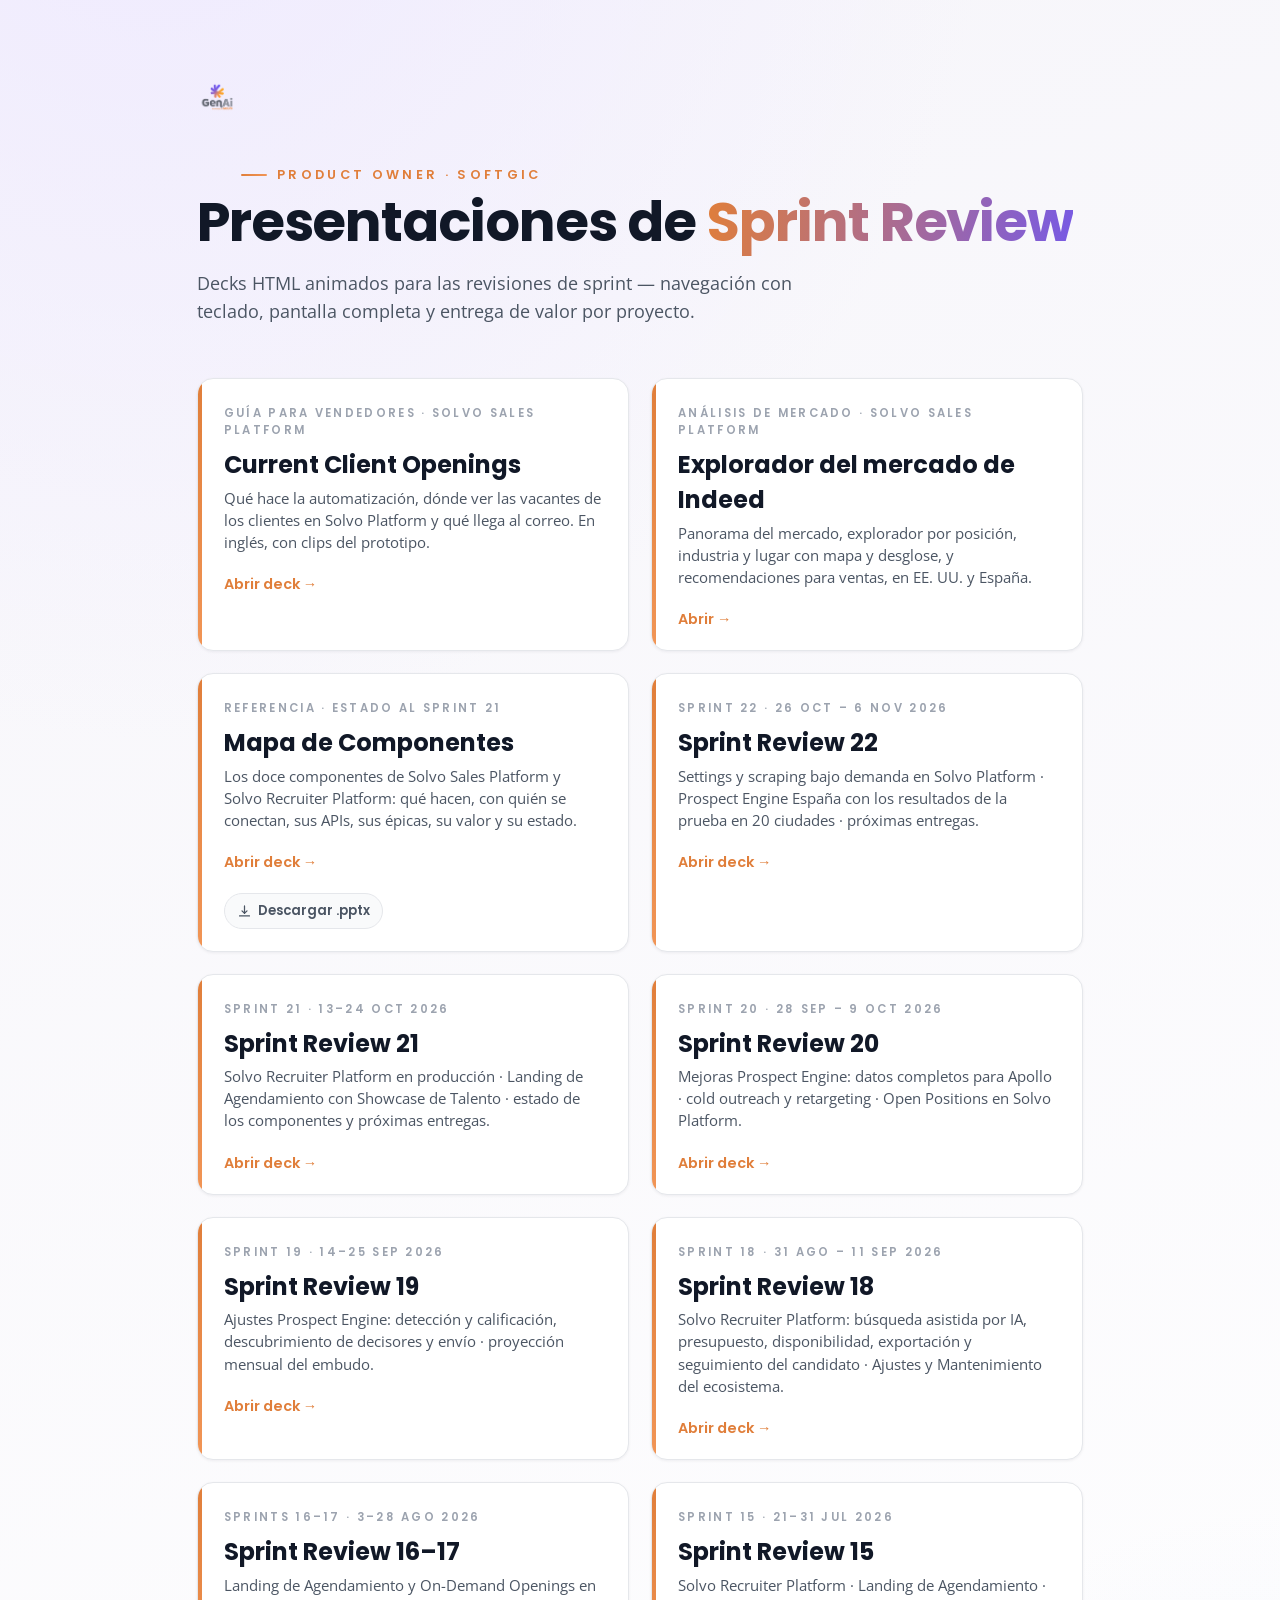
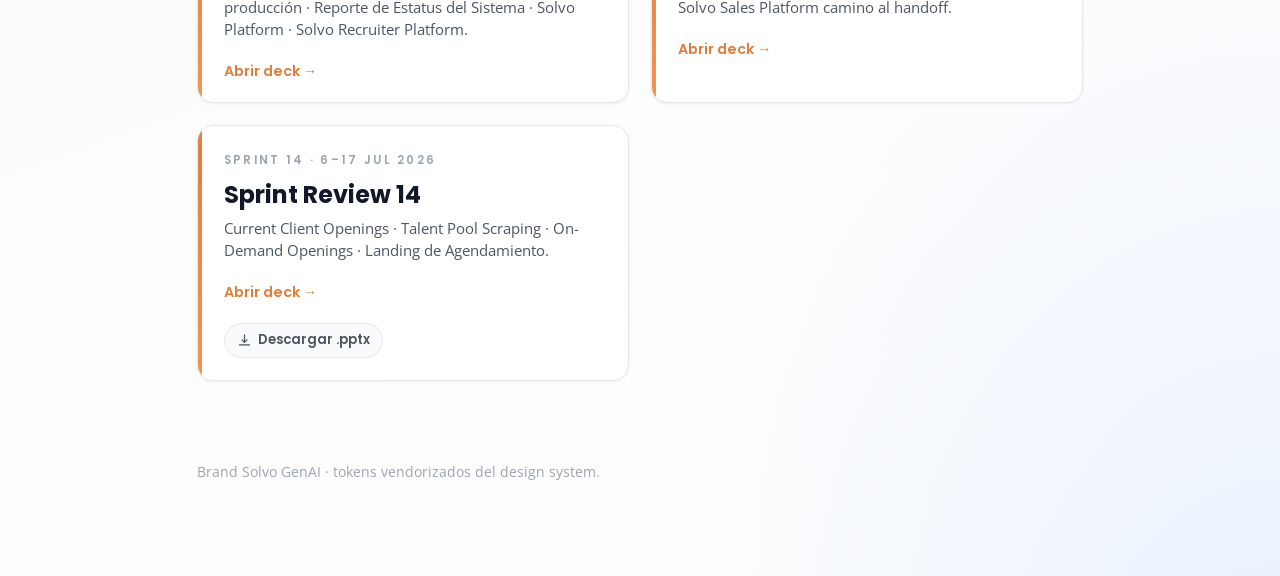
<file: index.html>
<!doctype html>
<html lang="es">
<head>
<meta charset="utf-8">
<meta name="viewport" content="width=device-width, initial-scale=1">
<title>Solvo Review Decks</title>
<link rel="icon" href="assets/design-system/solvo-genai/logos/SolvoGenAI_Icon_Color.png">
<link rel="stylesheet" href="assets/design-system/solvo-genai/tokens.css">
<style>
  *,*::before,*::after{box-sizing:border-box}
  body{margin:0;min-height:100vh;font-family:var(--font-body);color:#111827;
    background:
      radial-gradient(120% 80% at 12% -10%, #efeaff 0%, rgba(239,234,255,0) 55%),
      radial-gradient(90% 70% at 100% 108%, #e6effc 0%, rgba(230,239,252,0) 55%),
      linear-gradient(160deg,#f6f5fa 0%,#ffffff 100%);}
  .wrap{max-width:1040px;margin:0 auto;padding:9vh 6vw}
  .brand{height:32px;margin-bottom:7vh}
  .eyebrow{font-family:var(--font-heading);font-weight:600;font-size:.8rem;letter-spacing:.26em;
    text-transform:uppercase;color:#E07E3A;display:inline-flex;align-items:center;gap:.8em}
  .eyebrow::before{content:"";width:26px;height:2px;border-radius:2px;background:linear-gradient(90deg,#E07E3A,#F19556)}
  h1{font-family:var(--font-heading);font-weight:700;font-size:clamp(2.2rem,5vw,3.4rem);letter-spacing:-.02em;margin:.6rem 0 1rem;line-height:1.05;color:#111827}
  h1 .hl{background:linear-gradient(100deg,#E07E3A,#775AE5);-webkit-background-clip:text;background-clip:text;color:transparent}
  .sub{color:#4B5563;font-size:1.15rem;max-width:60ch;line-height:1.5}
  .grid{display:grid;grid-template-columns:repeat(auto-fill,minmax(300px,1fr));gap:22px;margin-top:6vh}
  .card{position:relative;overflow:hidden;
    background:#fff;border:1px solid #E5E7EB;border-radius:16px;
    box-shadow:0 1px 3px rgba(17,24,39,.06);
    transition:transform .25s cubic-bezier(.22,.61,.36,1),border-color .25s,box-shadow .25s}
  .card:hover{transform:translateY(-4px);border-color:#F7B886;box-shadow:0 18px 40px rgba(224,126,58,.18)}
  .card::before{content:"";position:absolute;left:0;top:0;bottom:0;width:4px;background:linear-gradient(180deg,#E07E3A,#F19556)}
  .card-main{display:block;text-decoration:none;color:inherit;padding:26px 26px 20px}
  .card .k{font-family:var(--font-heading);font-weight:600;font-size:.72rem;letter-spacing:.2em;text-transform:uppercase;color:#9CA3AF}
  .card h2{font-family:var(--font-heading);font-weight:700;font-size:1.5rem;margin:.5rem 0 .3rem;color:#111827}
  .card p{margin:.2rem 0 1.2rem;color:#4B5563;font-size:.95rem;line-height:1.45}
  .card .go{font-family:var(--font-heading);font-weight:600;font-size:.9rem;color:#E07E3A;display:inline-flex;align-items:center;gap:.5em}
  .card .dl{display:inline-flex;align-items:center;gap:.5em;margin:0 26px 22px;
    font-family:var(--font-heading);font-weight:600;font-size:.82rem;color:#4B5563;text-decoration:none;
    padding:.5em .9em;border:1px solid #E5E7EB;border-radius:9999px;background:#F9FAFB;
    transition:border-color .2s,color .2s,background .2s}
  .card .dl:hover{border-color:#F7B886;color:#E07E3A;background:#FEF3EC}
  .card .dl svg{width:15px;height:15px;fill:none;stroke:currentColor;stroke-width:2;stroke-linecap:round;stroke-linejoin:round}
  .foot{margin-top:9vh;color:#9CA3AF;font-size:.85rem}
</style>
</head>
<body>
  <div class="wrap">
    <img class="brand" src="assets/design-system/solvo-genai/logos/SolvoGenAI_Logo_Color.png" alt="Solvo GenAI">
    <span class="eyebrow">Product Owner · Softgic</span>
    <h1>Presentaciones de <span class="hl">Sprint Review</span></h1>
    <p class="sub">Decks HTML animados para las revisiones de sprint — navegación con teclado, pantalla completa y entrega de valor por proyecto.</p>

    <div class="grid">
      <div class="card">
        <a class="card-main" href="reviews/current-client-openings-sales-reps/">
          <div class="k">Guía para vendedores · Solvo Sales Platform</div>
          <h2>Current Client Openings</h2>
          <p>Qué hace la automatización, dónde ver las vacantes de los clientes en Solvo Platform y qué llega al correo. En inglés, con clips del prototipo.</p>
          <span class="go">Abrir deck →</span>
        </a>
      </div>
      <div class="card">
        <a class="card-main" href="reviews/explorador-mercado-indeed/">
          <div class="k">Análisis de mercado · Solvo Sales Platform</div>
          <h2>Explorador del mercado de Indeed</h2>
          <p>Panorama del mercado, explorador por posición, industria y lugar con mapa y desglose, y recomendaciones para ventas, en EE. UU. y España.</p>
          <span class="go">Abrir →</span>
        </a>
      </div>
      <div class="card">
        <a class="card-main" href="reviews/mapa-componentes/">
          <div class="k">Referencia · estado al sprint 21</div>
          <h2>Mapa de Componentes</h2>
          <p>Los doce componentes de Solvo Sales Platform y Solvo Recruiter Platform: qué hacen, con quién se conectan, sus APIs, sus épicas, su valor y su estado.</p>
          <span class="go">Abrir deck →</span>
        </a>
        <a class="dl" href="reviews/mapa-componentes/mapa-componentes.pptx" download>
          <svg viewBox="0 0 24 24" aria-hidden="true"><path d="M12 3v12m0 0l-4-4m4 4l4-4M4 19h16"/></svg>Descargar .pptx
        </a>
      </div>
      <div class="card">
        <a class="card-main" href="reviews/sprint-22/">
          <div class="k">Sprint 22 · 26 oct – 6 nov 2026</div>
          <h2>Sprint Review 22</h2>
          <p>Settings y scraping bajo demanda en Solvo Platform · Prospect Engine España con los resultados de la prueba en 20 ciudades · próximas entregas.</p>
          <span class="go">Abrir deck →</span>
        </a>
      </div>
      <div class="card">
        <a class="card-main" href="reviews/sprint-21/">
          <div class="k">Sprint 21 · 13–24 oct 2026</div>
          <h2>Sprint Review 21</h2>
          <p>Solvo Recruiter Platform en producción · Landing de Agendamiento con Showcase de Talento · estado de los componentes y próximas entregas.</p>
          <span class="go">Abrir deck →</span>
        </a>
      </div>
      <div class="card">
        <a class="card-main" href="reviews/sprint-20/">
          <div class="k">Sprint 20 · 28 sep – 9 oct 2026</div>
          <h2>Sprint Review 20</h2>
          <p>Mejoras Prospect Engine: datos completos para Apollo · cold outreach y retargeting · Open Positions en Solvo Platform.</p>
          <span class="go">Abrir deck →</span>
        </a>
      </div>
      <div class="card">
        <a class="card-main" href="reviews/sprint-19/">
          <div class="k">Sprint 19 · 14–25 sep 2026</div>
          <h2>Sprint Review 19</h2>
          <p>Ajustes Prospect Engine: detección y calificación, descubrimiento de decisores y envío · proyección mensual del embudo.</p>
          <span class="go">Abrir deck →</span>
        </a>
      </div>
      <div class="card">
        <a class="card-main" href="reviews/sprint-18/">
          <div class="k">Sprint 18 · 31 ago – 11 sep 2026</div>
          <h2>Sprint Review 18</h2>
          <p>Solvo Recruiter Platform: búsqueda asistida por IA, presupuesto, disponibilidad, exportación y seguimiento del candidato · Ajustes y Mantenimiento del ecosistema.</p>
          <span class="go">Abrir deck →</span>
        </a>
      </div>
      <div class="card">
        <a class="card-main" href="reviews/sprint-16-17/">
          <div class="k">Sprints 16–17 · 3–28 ago 2026</div>
          <h2>Sprint Review 16–17</h2>
          <p>Landing de Agendamiento y On-Demand Openings en producción · Reporte de Estatus del Sistema · Solvo Platform · Solvo Recruiter Platform.</p>
          <span class="go">Abrir deck →</span>
        </a>
      </div>
      <div class="card">
        <a class="card-main" href="reviews/sprint-15/">
          <div class="k">Sprint 15 · 21–31 jul 2026</div>
          <h2>Sprint Review 15</h2>
          <p>Solvo Recruiter Platform · Landing de Agendamiento · Solvo Sales Platform camino al handoff.</p>
          <span class="go">Abrir deck →</span>
        </a>
      </div>
      <div class="card">
        <a class="card-main" href="reviews/sprint-14/">
          <div class="k">Sprint 14 · 6–17 jul 2026</div>
          <h2>Sprint Review 14</h2>
          <p>Current Client Openings · Talent Pool Scraping · On-Demand Openings · Landing de Agendamiento.</p>
          <span class="go">Abrir deck →</span>
        </a>
        <a class="dl" href="reviews/sprint-14/sprint-14.pptx" download>
          <svg viewBox="0 0 24 24" aria-hidden="true"><path d="M12 3v12m0 0l-4-4m4 4l4-4M4 19h16"/></svg>Descargar .pptx
        </a>
      </div>
    </div>

    <p class="foot">Brand Solvo GenAI · tokens vendorizados del design system.</p>
  </div>
</body>
</html>
</file>
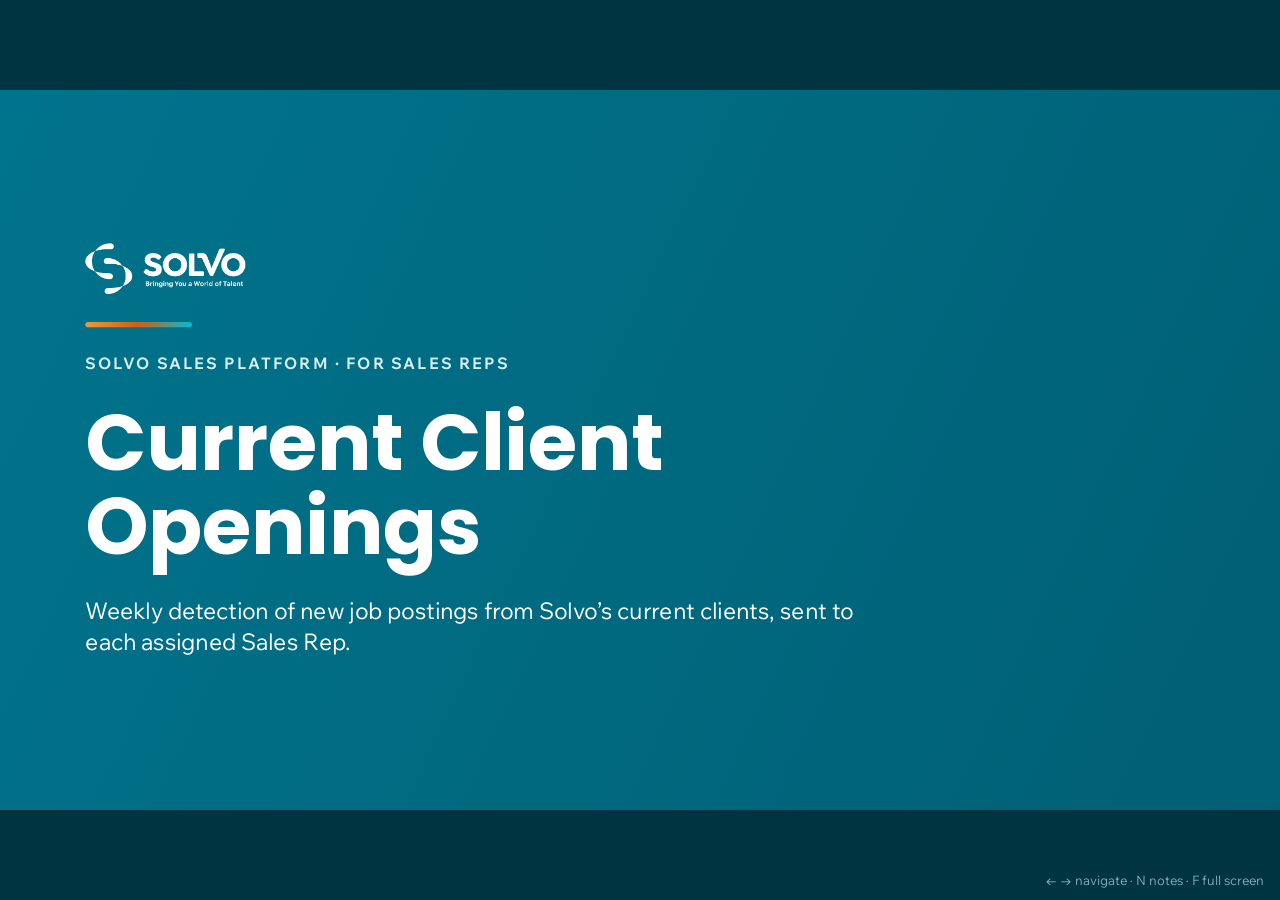
<file: reviews/current-client-openings-sales-reps/index.html>
<!doctype html>
<html lang="en">
<head>
<meta charset="utf-8">
<meta name="viewport" content="width=device-width, initial-scale=1">
<title>Current Client Openings for Sales Reps</title>
<link rel="preconnect" href="https://fonts.googleapis.com">
<link rel="stylesheet" href="https://fonts.googleapis.com/css2?family=Poppins:wght@400;500;600;700&family=Wix+Madefor+Text:wght@400;500;600;700&display=swap">
<style>
* { margin: 0 }
html, body { height: 100%; }
body { font: 32px/1.2 sans-serif; background: #003440; overflow: hidden; }
h1 { font-size: 96px; font-weight: 600 } h2 { font-size: 64px; font-weight: 600 } h3 { font-size: 44px; font-weight: 600 }
table { width: 100%; border-collapse: separate; border-spacing: 0; border: solid #26292B22; border-width: 2px 0 0 2px }
th, td { padding: .35em .6em; text-align: left; border: solid #26292B22; border-width: 0 2px 2px 0 }
th { font-weight: 700 }
.stage { position: absolute; left: 50%; top: 50%; width: 1920px; height: 1080px; transform: translate(-50%, -50%) scale(var(--s, 0.5)); }
.stage > section { position: absolute; inset: 0; width: 1920px; height: 1080px; box-sizing: border-box; overflow: hidden; visibility: hidden; }
.stage > section.on { visibility: visible; }
.stage > section:not(.on) * { animation: none !important; }
aside { display: none; }
#notes { position: fixed; left: 0; right: 0; bottom: 0; max-height: 30vh; overflow: auto; background: #F9F9F9; color: #26292B; font: 16px/1.5 'Wix Madefor Text', Arial, sans-serif; padding: 16px 24px; border-top: 4px solid #0089AB; display: none; }
body.notes #notes { display: block; }
#hint { position: fixed; right: 16px; bottom: 12px; color: #B3DEE9; font: 13px 'Wix Madefor Text', Arial, sans-serif; opacity: .7; }
body.notes #hint { display: none; }
@media print {
  @page { size: 1920px 1080px; margin: 0 }
  html, body { height: auto; overflow: visible; background: none; }
  .stage { position: static; transform: none; width: auto; height: auto; }
  .stage > section { position: relative; visibility: visible; page-break-after: always; break-after: page; }
  .stage > section * { animation: none !important; }
  #notes, #hint { display: none !important; }
}

/* ---- estilos del deck (Solvo Global marketing) ---- */
:root {
  --ink: #26292B;
  --body: #53585A;
  --muted: #656971;
  --teal: #0089AB;
  --teal-600: #00748D;
  --teal-700: #005F74;
  --teal-tint: #E6F4F8;
  --orange: #ED7422;
  --orange-600: #D05D15;
  --amber-tint: #FBEBD5;
  --bg: #F9F9F9;
  --surface: #FFFFFF;
  --line: #E3E3E3;
  --on-teal: #FFFFFF;
  --on-teal-soft: #D7EEF3;
}

body { font-family: 'Wix Madefor Text', Arial, sans-serif; color: var(--body); }

section {
  background: var(--bg);
  padding: 128px 128px 160px;
  display: flex;
  flex-direction: column;
  gap: 48px;
  counter-increment: page;
}

h1, h2, h3 { font-family: 'Poppins', Arial, sans-serif; color: var(--ink); }
h2 { font-size: 60px; font-weight: 600; line-height: 1.15; }
h3 { font-size: 34px; font-weight: 600; line-height: 1.25; }

/* Cabecera de cada slide de contenido */
.head { display: flex; flex-direction: column; gap: 20px; }
.head-row { display: flex; align-items: flex-end; justify-content: space-between; gap: 32px; }
.eyebrow { font-size: 24px; font-weight: 700; letter-spacing: 3px; color: var(--teal-600); }
.bar { width: 120px; height: 6px; border-radius: 3px; background: linear-gradient(90deg, #E99B35 0%, #D15E14 49%, #0089AB 100%); }

.lead { font-size: 28px; line-height: 1.45; color: var(--body); }
.small { font-size: 24px; line-height: 1.45; color: var(--muted); }
.pill { font-size: 24px; font-weight: 600; color: var(--teal-700); background: var(--teal-tint); padding: 8px 20px; border-radius: 999px; }
.pill-pin { position: absolute; top: 116px; right: 128px; width: 220px; box-sizing: border-box; text-align: center; }

/* Pie: logo, nombre del deck y número de página */
.footer { position: absolute; left: 128px; bottom: 64px; width: 1664px; height: 24px; display: flex; align-items: center; justify-content: space-between; }
.footer-left { display: flex; align-items: center; gap: 20px; }
.footer-logo { width: 72px; height: 24px; object-fit: contain; }
.footer-text { font-size: 24px; color: var(--muted); }
.pnum { font-size: 24px; color: var(--muted); }
.pnum::after { content: counter(page); }

/* Portada */
.cover { background: linear-gradient(115deg, #00748D 0%, #005F74 100%); padding: 128px; justify-content: center; gap: 40px; }
.cover-logo { width: 240px; height: 80px; object-fit: contain; }
.cover-eyebrow { font-size: 24px; font-weight: 700; letter-spacing: 3px; color: var(--on-teal-soft); }
.cover-title { font-size: 120px; font-weight: 700; line-height: 1.05; color: var(--on-teal); }
.cover-sub { font-size: 34px; line-height: 1.4; color: var(--on-teal); width: 1180px; }
.cover-bar { width: 160px; height: 8px; border-radius: 4px; background: linear-gradient(90deg, #E99B35 0%, #D15E14 49%, #00BED6 100%); }

/* Tarjetas */
.row { display: flex; gap: 32px; }
.grid2 { display: grid; grid-template-columns: repeat(2, 1fr); gap: 32px; }
.card { flex: 1; background: var(--surface); border: 1px solid var(--line); border-radius: 28px; padding: 40px; display: flex; flex-direction: column; gap: 16px; box-shadow: 0 8px 24px rgba(38, 41, 43, 0.06); }
.card-text { font-size: 24px; line-height: 1.45; color: var(--body); }
.card-text-lg { font-size: 28px; line-height: 1.45; color: var(--body); }
.num { font-family: 'Poppins', Arial, sans-serif; font-size: 60px; font-weight: 700; line-height: 1; color: var(--orange-600); }
.stat { font-family: 'Poppins', Arial, sans-serif; font-size: 120px; font-weight: 700; line-height: 1; color: var(--teal-600); }
.icon-wrap { width: 72px; height: 72px; border-radius: 20px; background: var(--teal-tint); display: flex; align-items: center; justify-content: center; }
.icon { width: 40px; height: 40px; color: var(--teal-600); }

/* Correo de ejemplo */
.mail { background: var(--surface); border: 1px solid var(--line); border-radius: 28px; display: flex; flex-direction: column; box-shadow: 0 8px 24px rgba(38, 41, 43, 0.06); overflow: hidden; }
.mail-head { background: var(--teal-tint); padding: 24px 32px; display: flex; flex-direction: column; gap: 8px; }
.mail-meta { font-size: 24px; color: var(--ink); }
.mail-body { padding: 28px 32px 32px; display: flex; flex-direction: column; gap: 16px; }
.mail-hello { font-size: 24px; color: var(--ink); }
.mail-table { font-size: 24px; color: var(--ink); width: 100%; }
.mail-link { color: var(--teal-600); }
.note-title { font-family: 'Poppins', Arial, sans-serif; font-size: 28px; font-weight: 600; color: var(--ink); }

/* Clips de la plataforma */
.clips { display: flex; gap: 40px; }
.clip { width: 528px; display: flex; flex-direction: column; gap: 24px; }
.clip-frame { width: 528px; height: 330px; border-radius: 20px; border: 1px solid var(--line); object-fit: cover; background: var(--surface); box-shadow: 0 8px 24px rgba(38, 41, 43, 0.08); }
.clip-cap { display: flex; flex-direction: column; gap: 10px; }
.clip-step { font-size: 24px; font-weight: 700; letter-spacing: 2px; color: var(--orange-600); }

/* Interfaces una a una: título fijo, clip grande, leyenda y avance */
.shots-slide { padding: 48px 128px 40px; gap: 20px; }
.shots-head { display: flex; flex-direction: column; gap: 8px; }
.shots-title { font-size: 40px; font-weight: 600; line-height: 1.15; }
.shot-frame { width: 1248px; height: 780px; align-self: center; border-radius: 20px; border: 1px solid var(--line); object-fit: contain; background: var(--surface); box-shadow: 0 16px 40px rgba(38, 41, 43, 0.14); }
.shot-cap { font-size: 28px; line-height: 1.3; color: var(--body); text-align: center; }
.dots { display: flex; gap: 16px; justify-content: center; }
.dot { width: 16px; height: 16px; border-radius: 8px; background: var(--line); }
.dot-on { background: var(--orange); }
.pill-top { top: 44px; }

/* Entrada escalonada */
@keyframes rise { from { opacity: 0; transform: translateY(18px); } to { opacity: 1; transform: translateY(0); } }
.rise { animation: rise 520ms cubic-bezier(.2, .7, .2, 1) both; animation-delay: calc(var(--i, 0) * 110ms); }

</style>
</head>
<body>
<div class="stage">
<section id="cover" class="cover" data-transition="fade">
<img class="cover-logo" src="logo-white.png" alt="Solvo Global">
<div class="cover-bar"></div>
<p class="cover-eyebrow">SOLVO SALES PLATFORM · FOR SALES REPS</p>
<h1 class="cover-title">Current Client<br>Openings</h1>
<p class="cover-sub">Weekly detection of new job postings from Solvo’s current clients, sent to each assigned Sales Rep.</p>
<aside>Overview of Current Client Openings for Sales Reps: how it works, where client positions appear in Solvo Platform and what the email notification contains.</aside>
</section>

<section id="what" data-transition="fade">
<div class="head">
<p class="eyebrow">HOW IT WORKS</p>
<div class="bar"></div>
</div>
<h2>Detection, analysis and notification of client job postings</h2>
<div class="row">
<div class="card rise" style="--i:1"><p class="num">1</p><h3>Weekly check of each client</h3><p class="card-text-lg">Clients are distributed across the weekdays, so each one is checked once a week on Indeed and LinkedIn.</p></div>
<div class="card rise" style="--i:2"><p class="num">2</p><h3>Analysis of each new posting</h3><p class="card-text-lg">AI determines whether Solvo can fill the role remotely and identifies the salary, work modality, seniority and languages.</p></div>
<div class="card rise" style="--i:3"><p class="num">3</p><h3>Notification to the Sales Rep</h3><p class="card-text-lg">One email per client with its new viable postings. All positions remain available in Solvo Platform.</p></div>
</div>
<div class="footer"><div class="footer-left"><img class="footer-logo" src="logo-color.png" alt="Solvo Global"><p class="footer-text">Current Client Openings</p></div><p class="pnum"></p></div>
<aside>Three automatic stages. Clients are distributed across the weekdays, so each client is checked once a week on Indeed and LinkedIn. Each new posting is analyzed by AI and considered viable when it meets three criteria: a support role Solvo covers, work that can be done remotely (even when posted as on-site), and no US state license required. The assigned Sales Rep receives one email per client with the new viable postings, and every position remains available in Solvo Platform.</aside>
</section>

<section id="platform" class="shots-slide" data-transition="fade">
<div class="shots-head">
<p class="eyebrow">IN SOLVO PLATFORM</p>
<h2 class="shots-title">Client positions in Solvo Platform</h2>
</div>
<video class="shot-frame rise" src="find.webm" poster="find.jpg" muted loop playsinline preload="auto" aria-label="Open Positions: removing the Has decision makers filter and filtering by Relationship: Client"></video>
<p class="shot-cap rise" style="--i:1"><b>Client positions:</b> Open Positions without the “Has decision makers” filter and filtered by Relationship › Client.</p>
<div class="dots"><div class="dot dot-on"></div><div class="dot"></div><div class="dot"></div></div>
<p class="pill pill-pin pill-top">Sample data</p>
<aside>Step 1 of 3. The clips were recorded on the Solvo Platform prototype with sample data. Open Positions starts filtered to companies with decision makers. Contacts are not searched for clients, so this filter is removed first. The list is then filtered by Relationship › Client and shows the positions of the clients assigned to the Sales Rep.</aside>
</section>

<section id="platform2" class="shots-slide" data-transition="fade">
<div class="shots-head">
<p class="eyebrow">IN SOLVO PLATFORM</p>
<h2 class="shots-title">Client positions in Solvo Platform</h2>
</div>
<video class="shot-frame rise" src="read.webm" poster="read.jpg" muted loop playsinline preload="auto" aria-label="A client position: remote viability, the reason, salary and the link to the original posting"></video>
<p class="shot-cap rise" style="--i:1"><b>Position detail:</b> remote viability and its reason, salary, and link to the original posting.</p>
<div class="dots"><div class="dot"></div><div class="dot dot-on"></div><div class="dot"></div></div>
<p class="pill pill-pin pill-top">Sample data</p>
<aside>Step 2 of 3. The position detail shows whether Solvo can fill the role and the reason, along with the salary, work modality and seniority. The orange button opens the original posting on Indeed or LinkedIn.</aside>
</section>

<section id="platform3" class="shots-slide" data-transition="fade">
<div class="shots-head">
<p class="eyebrow">IN SOLVO PLATFORM</p>
<h2 class="shots-title">Client positions in Solvo Platform</h2>
</div>
<video class="shot-frame rise" src="client.webm" poster="client.jpg" muted loop playsinline preload="auto" aria-label="The client’s company page: company details and its positions"></video>
<p class="shot-cap rise" style="--i:1"><b>Client profile:</b> company details and the full list of the client’s positions.</p>
<div class="dots"><div class="dot"></div><div class="dot"></div><div class="dot dot-on"></div></div>
<p class="pill pill-pin pill-top">Sample data</p>
<aside>Step 3 of 3. The company name opens the client profile, with the company details and the Positions tab, which lists every position the client has posted, viable or not.</aside>
</section>

<section id="email" data-transition="fade">
<div class="head">
<p class="eyebrow">EMAIL NOTIFICATION</p>
<div class="bar"></div>
</div>
<h2>One email per client with its new viable postings</h2>
<div class="mail rise" style="--i:1">
<div class="mail-head">
<p class="mail-meta"><b>From:</b> Claire Bennett &lt;claire.bennett@solvoglobal.com&gt;</p>
<p class="mail-meta"><b>Subject:</b> New Vacancies Detected: Cedarline Health Partners</p>
</div>
<div class="mail-body">
<p class="mail-hello">Hello María,</p>
<table class="mail-table">
<tr><th style="width:34%">Job Title</th><th style="width:14%">Location</th><th style="width:12%">Source</th><th style="width:24%">Salary</th><th style="width:16%">Action</th></tr>
<tr><td>Patient Scheduling Coordinator</td><td>Tampa, FL</td><td>Indeed</td><td>$19 - $22 / hour</td><td class="mail-link">View Job →</td></tr>
<tr><td>Medical Billing Specialist</td><td>Tampa, FL</td><td>LinkedIn</td><td>$45K - $55K / year</td><td class="mail-link">View Job →</td></tr>
<tr><td>Bilingual Patient Service Rep.</td><td>Tampa, FL</td><td>Indeed</td><td>$18 - $20 / hour</td><td class="mail-link">View Job →</td></tr>
</table>
</div>
</div>
<div class="row">
<div class="rise" style="--i:2; flex:1; display:flex; flex-direction:column; gap:8px"><p class="note-title">Sender</p><p class="card-text">Claire Bennett’s solvoglobal.com account, which keeps the email out of spam.</p></div>
<div class="rise" style="--i:3; flex:1; display:flex; flex-direction:column; gap:8px"><p class="note-title">Content</p><p class="card-text">Postings detected in the last 24 hours that Solvo can fill.</p></div>
<div class="rise" style="--i:4; flex:1; display:flex; flex-direction:column; gap:8px"><p class="note-title">Frequency</p><p class="card-text">Sent only when a client has new viable postings.</p></div>
</div>
<p class="pill pill-pin">Example</p>
<div class="footer"><div class="footer-left"><img class="footer-logo" src="logo-color.png" alt="Solvo Global"><p class="footer-text">Current Client Openings</p></div><p class="pnum"></p></div>
<aside>Email each Sales Rep receives: one per client, sent by Claire Bennett, with the subject “New Vacancies Detected” and the client’s name. Each row is a new posting with its location, source portal, salary when the posting includes one (otherwise “Not listed”) and a link to the original posting. The email lists only postings detected in the last 24 hours that Solvo can fill; a client without new viable postings generates no email. The client and rows shown are an example.</aside>
</section>

<section id="tips" data-transition="fade">
<div class="head">
<p class="eyebrow">CONSIDERATIONS</p>
<div class="bar"></div>
</div>
<h2>Considerations for using Solvo Platform</h2>
<div class="grid2">
<div class="card rise" style="--i:1"><h3>Visibility by assignment</h3><p class="card-text-lg">Solvo Platform shows only the companies and positions where the user is the assigned Sales Rep.</p></div>
<div class="card rise" style="--i:2"><h3>Decision makers filter</h3><p class="card-text-lg">Open Positions starts on “Has decision makers”. Contacts are not searched for clients, so this filter hides their positions.</p></div>
<div class="card rise" style="--i:3"><h3>Remote viability filter</h3><p class="card-text-lg">The list starts with viable positions only. The “Both” option shows every position the client has posted.</p></div>
<div class="card rise" style="--i:4"><h3>Email coverage</h3><p class="card-text-lg">The email lists postings from the last 24 hours. Earlier positions remain in Solvo Platform.</p></div>
</div>
<div class="footer"><div class="footer-left"><img class="footer-logo" src="logo-color.png" alt="Solvo Global"><p class="footer-text">Current Client Openings</p></div><p class="pnum"></p></div>
<aside>Four considerations. Each Sales Rep sees only the clients assigned to them. Open Positions starts on “Has decision makers”, a filter that hides client positions because contacts are not searched for clients. The list starts with viable positions only; the “Both” option shows every position. The email covers the last 24 hours, and the full history remains in Solvo Platform.</aside>
</section>

</div>
<div id="notes"></div>
<div id="hint">← → navigate · N notes · F full screen</div>
<script>
const S=[...document.querySelectorAll('.stage > section')];let i=0;
const fit=()=>document.querySelector('.stage').style.setProperty('--s',Math.min(innerWidth/1920,innerHeight/1080));
const show=n=>{i=Math.max(0,Math.min(S.length-1,n));S.forEach((s,k)=>s.classList.toggle('on',k===i));
 document.querySelectorAll('video').forEach(v=>{if(S[i].contains(v)){v.currentTime=0;v.play().catch(()=>{})}else v.pause()});
 const a=S[i].querySelector('aside');document.getElementById('notes').textContent=a?a.textContent.trim():'No notes.';history.replaceState(null,'','#'+(i+1));};
addEventListener('resize',fit);
addEventListener('keydown',e=>{if(['ArrowRight','PageDown',' ','Enter'].includes(e.key)){e.preventDefault();show(i+1)}
 else if(['ArrowLeft','PageUp','Backspace'].includes(e.key)){e.preventDefault();show(i-1)}
 else if(e.key==='Home')show(0);else if(e.key==='End')show(S.length-1);
 else if(e.key==='n'||e.key==='N')document.body.classList.toggle('notes');
 else if(e.key==='f'||e.key==='F'){document.fullscreenElement?document.exitFullscreen():document.documentElement.requestFullscreen()}});
addEventListener('click',e=>{if(e.target.closest('#notes'))return;show(e.clientX<innerWidth/3?i-1:i+1)});
fit();show((parseInt(location.hash.slice(1))||1)-1);
</script>
</body>
</html>
</file>
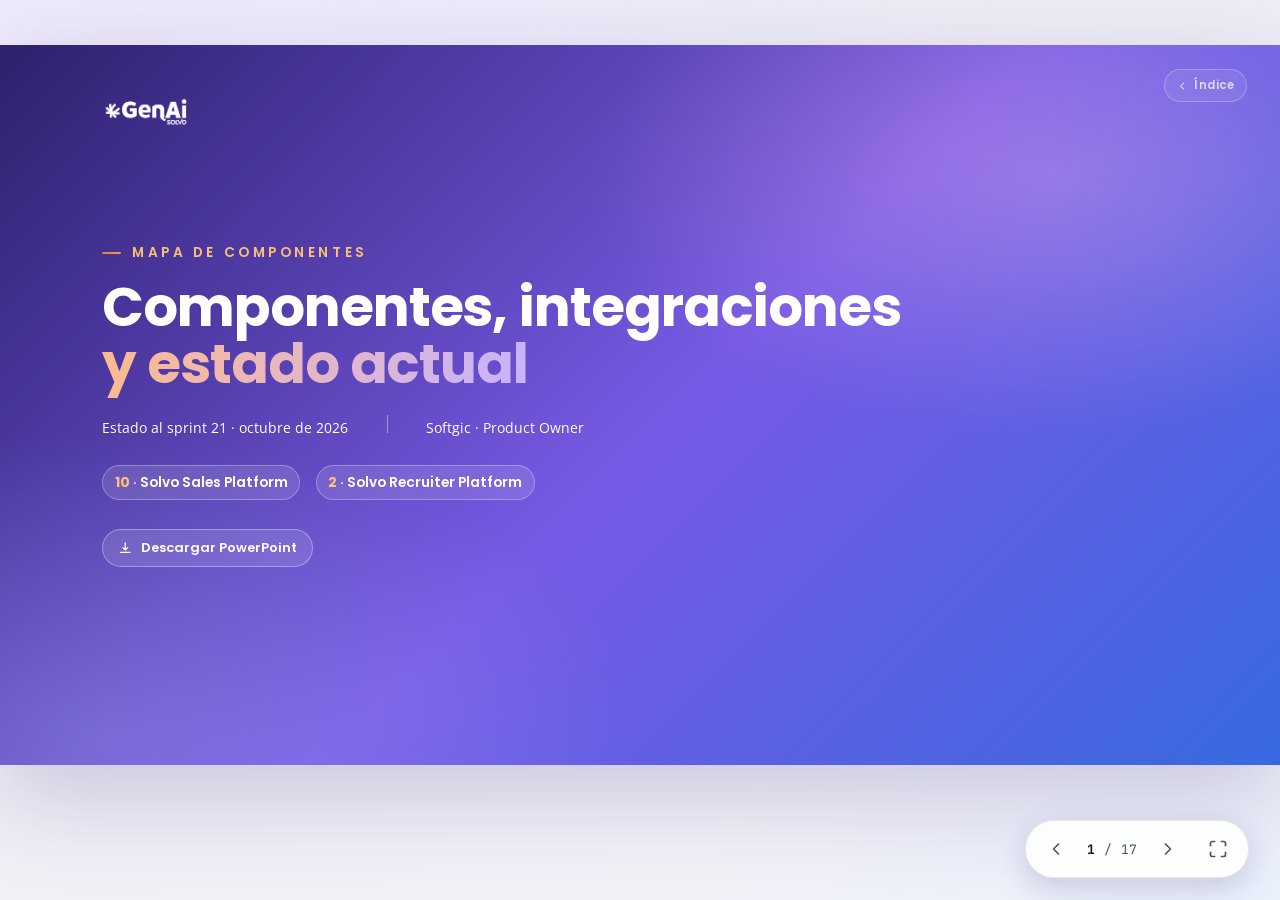
<file: reviews/mapa-componentes/index.html>
<!doctype html>
<html lang="es">
<head>
<meta charset="utf-8">
<meta name="viewport" content="width=device-width, initial-scale=1">
<title>Mapa de Componentes</title>
<link rel="icon" href="../../assets/design-system/solvo-genai/logos/SolvoGenAI_Icon_Color.png">
<link rel="stylesheet" href="../../engine/deck.css">
<style>
  /* ===================================================== MAPA DE COMPONENTES */
  .slide--cover h1 { font-size: 7.6cqh; max-width: 24ch; }

  .cslide { padding: 4.2cqh 4cqw 5.4cqh; gap: 1.5cqh; }
  .cslide .slide-foot { left: 4cqw; bottom: 2cqh; }

  .c-head { display: flex; align-items: flex-end; justify-content: space-between; gap: 2cqw; }
  .c-head .eyebrow { font-size: 1.45cqh; }
  .c-head h2 { font-size: 4.2cqh; margin-top: .8cqh; display: flex; align-items: center; gap: 1.2cqw; }
  .c-head .tipo {
    font-family: var(--font-mono); font-weight: 500; font-size: 1.4cqh; letter-spacing: .02em;
    color: var(--ink-2); background: var(--surface-2); border: 1px solid var(--line);
    padding: .5cqh 1cqh; border-radius: var(--radius-full);
  }
  .c-head > .badge { font-size: 1.55cqh; }

  /* ---- bento */
  .bento {
    flex: 1; min-height: 0;
    display: grid; grid-template-columns: repeat(12, 1fr);
    grid-template-rows: minmax(min-content, 1fr) minmax(min-content, 1fr); gap: 1.3cqh 1cqw;
  }
  .b {
    background: var(--surface-2); border: 1px solid var(--line); border-radius: 1.6cqh;
    padding: 1.6cqh 1.3cqw; display: flex; flex-direction: column; gap: .9cqh; min-width: 0;
  }
  .b h4, .sp-row h4 {
    margin: 0; font-family: var(--font-heading); font-weight: 600; font-size: 1.2cqh;
    letter-spacing: .2em; text-transform: uppercase; color: var(--ink-3);
  }
  .b p { font-size: 1.75cqh; color: var(--ink-2); line-height: 1.42; }

  .b-desc  { grid-column: span 5; }
  .b-desc p:first-of-type, .b-value p, .b-status p { max-width: 60ch; }
  .b-value { grid-column: span 4; }
  .b-status{ grid-column: span 3; }
  .b-conn  { grid-column: span 5; }
  .b-apis  { grid-column: span 3; }
  .b-epics { grid-column: span 4; }

  .b-desc p:first-of-type { color: var(--ink); font-size: 1.85cqh; }
  .b-desc .runs { margin-top: auto; font-size: 1.5cqh; color: var(--ink-3); }
  .b-desc .runs b { font-family: var(--font-heading); font-weight: 600; color: var(--ink-2); margin-right: .4em; }

  .b-value { background: var(--grad-sign); border-color: transparent; position: relative; overflow: hidden; }
  .b-value::after {
    content: ""; position: absolute; inset: 0; pointer-events: none;
    background: radial-gradient(70% 90% at 100% 0%, rgba(241,149,86,.35) 0%, rgba(241,149,86,0) 60%);
  }
  .b-value h4 { color: rgba(255,255,255,.7); }
  .b-value .stat {
    font-family: var(--font-heading); font-weight: 700; font-size: 4.2cqh; line-height: 1; letter-spacing: -.02em;
    background: linear-gradient(100deg, #FDBA8C 0%, #fff 70%);
    -webkit-background-clip: text; background-clip: text; color: transparent;
  }
  .b-value .vhead { font-family: var(--font-heading); font-weight: 700; font-size: 2.5cqh; line-height: 1.15; color: #fff; letter-spacing: -.01em; position: relative; z-index: 1; }
  .b-value .metric { margin-top: auto; display: flex; align-items: center; gap: 1cqw; padding-top: 1.2cqh; border-top: 1px solid rgba(255,255,255,.22); position: relative; z-index: 1; }
  .b-value .metric .stat { font-size: 4.2cqh; flex: none; }
  .b-value .metric .mlabel { font-size: 1.45cqh; color: rgba(255,255,255,.85); line-height: 1.35; }
  .b-value p { color: rgba(255,255,255,.9); font-size: 1.72cqh; position: relative; z-index: 1; }

  .b-status .badge { align-self: flex-start; font-size: 1.4cqh; padding: .6cqh 1.1cqh; }
  .b-status p { font-size: 1.65cqh; }

  .conn { list-style: none; margin: 0; padding: 0; display: flex; flex-direction: column; gap: 1.2cqh; }
  .conn li { display: grid; grid-template-columns: 34% 1fr; gap: .8cqw; align-items: baseline; font-size: 1.62cqh; line-height: 1.35; }
  .conn b { font-family: var(--font-heading); font-weight: 600; color: var(--ink); }
  .conn span { color: var(--ink-2); }

  .apis { list-style: none; margin: 0; padding: 0; display: flex; flex-direction: column; gap: 1cqh; }
  .apis li { display: grid; grid-template-columns: auto 1fr; align-items: center; column-gap: .7cqw; font-size: 1.45cqh; color: var(--ink-2); line-height: 1.3; }
  .api {
    font-family: var(--font-heading); font-weight: 600; font-size: 1.55cqh; color: var(--violet);
    background: #F1EDFD; border: 1px solid rgba(119,90,229,.25);
    padding: .55cqh 1cqh; border-radius: var(--radius-full); white-space: nowrap;
  }

  .eps { list-style: none; margin: 0; padding: 0; display: flex; flex-direction: column; gap: .75cqh; }
  .eps li { display: flex; justify-content: space-between; align-items: baseline; gap: .6cqw; font-size: 1.45cqh; line-height: 1.3; }
  .eps a { color: var(--ink); text-decoration: none; border-bottom: 1px solid transparent; transition: color var(--transition-fast), border-color var(--transition-fast); }
  .eps a:hover { color: var(--energy-d); border-color: currentColor; }
  .eps .noado { color: var(--ink-2); }
  .eps .id { font-family: var(--font-mono); font-size: 1.15cqh; color: var(--ink-3); white-space: nowrap; }

  /* ---- sprints */
  .sprints { display: flex; flex-direction: column; gap: 1.1cqh; }
  .sp-row { display: flex; align-items: center; gap: 1.2cqw; }
  .sp-chips { display: flex; flex-wrap: wrap; gap: .5cqh .4cqw; }
  .sp {
    font-family: var(--font-mono); font-size: 1.25cqh; font-weight: 500; color: var(--ink-3);
    padding: .35cqh .8cqh; border-radius: var(--radius-full); border: 1px solid var(--line); background: var(--surface);
  }
  .sp.on { color: var(--energy-d); border-color: rgba(224,126,58,.5); background: #FEF3EC; font-weight: 600; }
  .sp-note { margin-left: auto; font-size: 1.25cqh; color: var(--ink-3); }

  .sp-cards { display: grid; grid-template-columns: repeat(3, 1fr); gap: 1cqw; }
  .sc {
    position: relative; overflow: hidden;
    background: var(--surface); border: 1px solid var(--line); border-radius: 1.6cqh;
    padding: 1.4cqh 1.3cqw 1.5cqh; display: flex; flex-direction: column; gap: .9cqh;
  }
  .sc::before { content: ""; position: absolute; left: 0; top: 0; bottom: 0; width: 4px; background: var(--grad-heat); }
  .sc.cur { border-color: rgba(119,90,229,.35); background: linear-gradient(180deg, #F7F4FF 0%, #fff 70%); }
  .sc.cur::before { background: linear-gradient(180deg, #775AE5, #3869E0); }
  .sc-h { display: flex; align-items: baseline; gap: .7cqw; }
  .sc-h b { font-family: var(--font-heading); font-weight: 700; font-size: 2cqh; color: var(--ink); }
  .sc-h span { font-family: var(--font-mono); font-size: 1.25cqh; color: var(--ink-3); }
  .sc-h .live {
    margin-left: auto; font-family: var(--font-heading); font-weight: 600; font-size: 1.1cqh; letter-spacing: .14em;
    text-transform: uppercase; color: var(--violet); background: #EFEAFF; padding: .35cqh .8cqh; border-radius: var(--radius-full);
  }
  .sc ul { margin: 0; padding: 0; list-style: none; display: flex; flex-direction: column; gap: .55cqh; }
  .sc li { display: flex; align-items: baseline; gap: .6cqw; position: relative; padding-left: 1.4cqh; font-size: 1.6cqh; color: var(--ink-2); line-height: 1.35; }
  .sc li::before { content: ""; position: absolute; left: 0; top: .6cqh; width: .6cqh; height: .6cqh; border-radius: 50%; background: var(--energy); }
  .sc.cur li::before { background: var(--violet); }
  .sc.empty { background: transparent; border-style: dashed; align-items: center; justify-content: center; }
  .sc.empty::before { display: none; }
  .sc.empty span { font-size: 1.4cqh; color: var(--ink-3); }

  /* ---- índice */
  .ix-grid { display: grid; grid-template-columns: 1.55fr 1fr; gap: 3cqw; margin-top: 2.4cqh; align-items: start; }
  .ix-g h3 { font-size: 1.5cqh; letter-spacing: .2em; text-transform: uppercase; color: var(--ink-3); font-weight: 600; margin-bottom: 1.2cqh; }
  .ix-g:first-child { display: grid; grid-template-columns: 1fr 1fr; column-gap: 2cqw; }
  .ix-g:first-child h3 { grid-column: 1 / -1; }
  .ix {
    display: grid; grid-template-columns: 6cqh 1fr auto; align-items: center; gap: 1cqw;
    padding: 1.4cqh 0; border-bottom: 1px solid var(--line); text-decoration: none; color: inherit;
  }
  .ix:hover .ix-n { color: var(--energy-d); }
  .ix-s { font-family: var(--font-mono); font-weight: 600; font-size: 1.7cqh; color: var(--energy-d); }
  .ix-n { font-family: var(--font-heading); font-weight: 600; font-size: 1.95cqh; color: var(--ink); transition: color var(--transition-fast); }
  .ix-n small { display: block; font-family: var(--font-body); font-weight: 400; font-size: 1.35cqh; color: var(--ink-3); margin-top: .3cqh; }
  .ix .badge { font-size: 1.25cqh; padding: .5cqh 1cqh; white-space: nowrap; }

  .tag {
    margin-left: auto; flex: none;
    font-family: var(--font-heading); font-weight: 600; font-size: 1.05cqh; letter-spacing: .1em; text-transform: uppercase;
    padding: .2cqh .7cqh; border-radius: var(--radius-full); border: 1px solid transparent; white-space: nowrap;
  }
  .tag--fix { color: #1D4ED8; background: #EFF4FF; border-color: rgba(56,105,224,.3); }
  .tag--bug { color: #B91C1C; background: #FEF2F2; border-color: rgba(220,38,38,.3); }

  /* ---- versión por ambiente y alertas */
  .envs { display: flex; flex-wrap: wrap; gap: .6cqh .4cqw; }
  .env {
    display: inline-flex; align-items: center; gap: .5em; white-space: nowrap;
    font-family: var(--font-heading); font-weight: 600; font-size: 1.3cqh;
    padding: .45cqh 1cqh; border-radius: var(--radius-full); border: 1px solid transparent;
  }
  .env b { font-family: var(--font-mono); font-weight: 600; font-size: .9em; letter-spacing: .06em; text-transform: uppercase; opacity: .8; }
  .env--prod { color: var(--color-success-dark); background: var(--color-success-light); border-color: rgba(22,163,74,.35); }
  .env--qa   { color: var(--color-warning-dark); background: var(--color-warning-light); border-color: rgba(245,158,11,.4); }
  .env--dev  { color: var(--ink-2); background: var(--color-gray-100); border-color: var(--line-2); }
  .alert {
    display: inline-flex; align-items: center; gap: .45em; white-space: nowrap;
    font-family: var(--font-heading); font-weight: 600; font-size: 1.2cqh; color: #B91C1C;
    background: #FEF2F2; border: 1px solid rgba(220,38,38,.3); padding: .45cqh 1cqh; border-radius: var(--radius-full);
  }
  .alert::before { content: "!"; font-family: var(--font-mono); font-weight: 700; }

  .ix-table { margin-top: 2cqh; display: flex; flex-direction: column; }
  .ix-hd, .slide--index .ix { display: grid; grid-template-columns: 4cqw 1.25fr 1fr 1fr .8fr; align-items: center; gap: 1.2cqw; }
  .ix-hd { padding-bottom: 1cqh; border-bottom: 1px solid var(--line-2); }
  .ix-hd span { font-family: var(--font-heading); font-weight: 600; font-size: 1.15cqh; letter-spacing: .18em; text-transform: uppercase; color: var(--ink-3); }
  .ix-prod { font-family: var(--font-heading); font-weight: 700; font-size: 1.4cqh; letter-spacing: .14em; text-transform: uppercase; color: var(--energy-d); padding: 1.4cqh 0 .4cqh; }
  .slide--index .ix { padding: .75cqh 0; }
  .slide--index .ix-n { font-size: 1.7cqh; }
  .slide--index .ix-n small { display: inline; margin: 0 0 0 .7em; font-size: 1.2cqh; }
  .ix-c { display: flex; flex-wrap: wrap; gap: .4cqh .3cqw; }
  .ix-none { font-size: 1.3cqh; color: var(--ink-3); }

  .env--plan { color: var(--violet); background: #F1EDFD; border-color: rgba(119,90,229,.3); }
  .sc.next { border-style: dashed; border-color: rgba(119,90,229,.45); background: transparent; }
  .sc.next::before { background: linear-gradient(180deg, #C7B3FF, #789FFF); }
  .sc.next li::before { background: var(--lav); }
  .sp-none { font-size: 1.3cqh; color: var(--ink-3); }

  .slide--end .end-logo { height: 11cqh; margin-bottom: 3.6cqh; }
  .slide--end .end-title { font-family: var(--font-heading); font-weight: 600; font-size: 2.6cqh; letter-spacing: .24em; text-transform: uppercase; margin-top: 0; }

  /* ---- descarga del PowerPoint (portada y cierre) */
  .dl-pptx {
    display: inline-flex; align-items: center; gap: .7em; align-self: flex-start; margin-top: 4cqh;
    font-family: var(--font-heading); font-weight: 600; font-size: 1.8cqh; color: #fff !important; text-decoration: none;
    padding: 1.1cqh 2cqh; border-radius: var(--radius-full);
    background: rgba(255,255,255,.12); border: 1px solid rgba(255,255,255,.35); backdrop-filter: blur(4px);
    position: relative; z-index: 2; transition: background var(--transition-fast), border-color var(--transition-fast);
  }
  .dl-pptx:hover { background: rgba(255,255,255,.22); border-color: rgba(255,255,255,.6); }
  .dl-pptx svg { width: 2cqh; height: 2cqh; fill: none; stroke: currentColor; stroke-width: 2; stroke-linecap: round; stroke-linejoin: round; }
  .slide--end .dl-pptx { align-self: center; margin-top: 3.4cqh; }

</style>
</head>
<body>
<div id="deck">
  <div class="stage">

    <section class="slide slide--cover">
      <div class="cover-brand"><img src="[data-uri]" alt="Solvo GenAI"></div>
      <span class="eyebrow cover-kicker" data-reveal style="--i:0">Mapa de componentes</span>
      <h1 data-reveal style="--i:1">Componentes, integraciones<br><span class="hl">y estado actual</span></h1>
      <div class="cover-meta" data-reveal style="--i:2"><span>Estado al sprint 21 · octubre de 2026</span><span class="sep"></span><span>Softgic · Product Owner</span></div>
      <div class="cover-projects" data-reveal style="--i:3">
        <span class="cp"><b>10</b> · Solvo Sales Platform</span>
        <span class="cp"><b>2</b> · Solvo Recruiter Platform</span>
      </div>
      <a class="dl-pptx" href="mapa-componentes.pptx" download data-reveal style="--i:4"><svg viewBox="0 0 24 24" aria-hidden="true"><path d="M12 3v12m0 0l-4-4m4 4l4-4M4 19h16"/></svg>Descargar PowerPoint</a>
    </section>
    <section class="slide cslide slide--index">
      <header class="c-head" data-reveal style="--i:0"><div><span class="eyebrow">Índice</span><h2>Componentes por producto</h2></div></header>
      <div class="ix-table" data-reveal style="--i:1">
        <div class="ix-hd"><span></span><span>Componente</span><span>Producción</span><span>QA / desarrollo / plan</span><span>Alertas</span></div>
        <div class="ix-prod">Solvo Sales Platform</div><a class="ix" href="#guo" data-goto="guo"><span class="ix-s">01</span><span class="ix-n">General US Openings<small>Prospect Engine</small></span><span class="ix-c"><span class="env env--prod">En producción</span></span><span class="ix-c"><span class="ix-none">—</span></span><span class="ix-c"><span class="ix-none">—</span></span></a><a class="ix" href="#cdm" data-goto="cdm"><span class="ix-s">02</span><span class="ix-n">Company Decision Maker<small>Prospect Engine</small></span><span class="ix-c"><span class="env env--prod">En producción</span></span><span class="ix-c"><span class="ix-none">—</span></span><span class="ix-c"><span class="ix-none">—</span></span></a><a class="ix" href="#eco" data-goto="eco"><span class="ix-s">03</span><span class="ix-n">Email Cold Outreach<small>Prospect Engine</small></span><span class="ix-c"><span class="env env--prod">En producción</span></span><span class="ix-c"><span class="ix-none">—</span></span><span class="ix-c"><span class="alert">Sin conversión medible</span></span></a><a class="ix" href="#lda" data-goto="lda"><span class="ix-s">04</span><span class="ix-n">Landing de Agendamiento<small>Prospect Engine</small></span><span class="ix-c"><span class="env env--prod"><b>Prod</b>MVP</span></span><span class="ix-c"><span class="env env--qa"><b>QA</b>Release 2</span></span><span class="ix-c"><span class="ix-none">—</span></span></a><a class="ix" href="#odo" data-goto="odo"><span class="ix-s">05</span><span class="ix-n">On-Demand Openings<small>Prospect Engine</small></span><span class="ix-c"><span class="env env--prod">En producción</span></span><span class="ix-c"><span class="ix-none">—</span></span><span class="ix-c"><span class="alert">Sin uso</span></span></a><a class="ix" href="#fun" data-goto="fun"><span class="ix-s">06</span><span class="ix-n">Reporte de Funnel<small>Reporte y Métricas</small></span><span class="ix-c"><span class="env env--prod">En producción</span></span><span class="ix-c"><span class="ix-none">—</span></span><span class="ix-c"><span class="ix-none">—</span></span></a><a class="ix" href="#res" data-goto="res"><span class="ix-s">07</span><span class="ix-n">Reporte de Métricas de Sistema<small>Reporte y Métricas</small></span><span class="ix-c"><span class="env env--prod">En producción</span></span><span class="ix-c"><span class="ix-none">—</span></span><span class="ix-c"><span class="ix-none">—</span></span></a><a class="ix" href="#cco" data-goto="cco"><span class="ix-s">08</span><span class="ix-n">Current Client US Openings<small>Prospect Engine</small></span><span class="ix-c"><span class="env env--prod">En producción</span></span><span class="ix-c"><span class="ix-none">—</span></span><span class="ix-c"><span class="alert">Bugs detectados</span></span></a><a class="ix" href="#spl" data-goto="spl"><span class="ix-s">09</span><span class="ix-n">Solvo Platform<small>App Web</small></span><span class="ix-c"><span class="env env--prod"><b>Prod</b>Release 2</span></span><span class="ix-c"><span class="env env--qa"><b>QA</b>Release 3</span></span><span class="ix-c"><span class="ix-none">—</span></span></a><a class="ix" href="#pes" data-goto="pes"><span class="ix-s">10</span><span class="ix-n">Prospect Engine España<small>Prospect Engine</small></span><span class="ix-c"><span class="ix-none">—</span></span><span class="ix-c"><span class="env env--plan"><b>Plan</b>MVP · sprint 22</span></span><span class="ix-c"><span class="ix-none">—</span></span></a><div class="ix-prod">Solvo Recruiter Platform</div><a class="ix" href="#tps" data-goto="tps"><span class="ix-s">11</span><span class="ix-n">Talent Pool Scraping<small>Pipeline n8n</small></span><span class="ix-c"><span class="env env--prod"><b>Prod</b>Release 2</span></span><span class="ix-c"><span class="ix-none">—</span></span><span class="ix-c"><span class="alert">Desactivación acordada</span></span></a><a class="ix" href="#srp" data-goto="srp"><span class="ix-s">12</span><span class="ix-n">Solvo Recruiter Platform<small>App web interna</small></span><span class="ix-c"><span class="ix-none">—</span></span><span class="ix-c"><span class="env env--qa"><b>QA</b>Release 2</span></span><span class="ix-c"><span class="ix-none">—</span></span></a>
      </div>
      <div class="slide-foot"><span class="foot-mark" aria-hidden="true"></span>Mapa de componentes</div>
    </section>
    <section class="slide slide--section">
      <span class="sec-index">01</span>
      <span class="sec-rule" data-reveal style="--i:0"></span>
      <h2 class="sec-title" data-reveal style="--i:1">Solvo Sales Platform</h2>
      <p class="sec-scope" data-reveal style="--i:2">Detección de señales de contratación, identificación de decisores, contacto en frío, aplicación comercial y reportes de seguimiento.</p>
    </section>
    <section class="slide cslide" id="guo">
      <header class="c-head" data-reveal style="--i:0">
        <div>
          <span class="eyebrow">Solvo Sales Platform · Prospect Engine</span>
          <h2>General US Openings<span class="tipo">Pipeline n8n</span></h2>
        </div>
      </header>
      <div class="bento">
        <div class="b b-desc" data-reveal style="--i:1"><h4>Qué hace</h4><p>Identifica vacantes del mercado estadounidense en las posiciones del ICP, evalúa su viabilidad para talento remoto y califica a la empresa que las publica.</p><p class="runs"><b>Corre en</b> n8n · VM dedicada</p></div>
        <div class="b b-value" data-reveal style="--i:1"><h4>Valor para el negocio</h4><div class="vhead">Señales diarias de vacantes que Solvo puede cubrir</div><p>El equipo comercial dispone cada día, de forma automatizada, de las vacantes abiertas en el mercado estadounidense que Solvo puede cubrir con talento remoto y de las empresas que las publican, sin monitorear portales de empleo.</p></div>
        <div class="b b-status" data-reveal style="--i:1"><h4>Estatus actual</h4><div class="envs"><span class="env env--prod">En producción</span></div><p>La versión por posición del ICP opera en producción desde el 30 de septiembre (sprint 19). Ajustes de normalización en curso.</p></div>
        <div class="b b-conn" data-reveal style="--i:2"><h4>Conexiones</h4><ul class="conn"><li><b>Company Decision Maker</b><span>recibe las empresas calificadas para identificar a sus decisores</span></li><li><b>Email Cold Outreach</b><span>utiliza sus vacantes viables en el contenido del correo</span></li><li><b>Solvo Platform</b><span>presenta sus empresas y vacantes al equipo comercial</span></li></ul></div>
        <div class="b b-apis" data-reveal style="--i:2"><h4>APIs externas</h4><ul class="apis"><li><span class="api">Oxylabs</span><span>búsqueda y detalle de vacantes</span></li><li><span class="api">OpenAI</span><span>viabilidad y normalización de la vacante</span></li><li><span class="api">Apollo</span><span>perfil de la empresa: industria, tamaño e ingresos</span></li></ul></div>
        <div class="b b-epics" data-reveal style="--i:2"><h4>Épicas</h4><ul class="eps"><li><a href="https://devops.softgic.co/DevOps_SE/OP.Solvo.CelulaIA2/_workitems/edit/77215" target="_blank" rel="noopener">General US Openings — MVP (barrido del mercado con clasificación remota por IA)</a><span class="id">#77215</span></li><li><a href="https://devops.softgic.co/DevOps_SE/OP.Solvo.CelulaIA2/_workitems/edit/82712" target="_blank" rel="noopener">General US Openings — CR Migración de Infraestructura (paso a Azure)</a><span class="id">#82712</span></li><li><a href="https://devops.softgic.co/DevOps_SE/OP.Solvo.CelulaIA2/_workitems/edit/95102" target="_blank" rel="noopener">Ajustes Prospect Engine (barrido por posición del ICP y calificación al detectar)</a><span class="id">#95102</span></li></ul></div>
      </div>
      <div class="sprints">
        <div class="sp-row" data-reveal style="--i:3"><h4>Sprints trabajados</h4><div class="sp-chips"><span class="sp">S2</span><span class="sp">S4</span><span class="sp">S5</span><span class="sp">S6</span><span class="sp">S11</span><span class="sp on">S19</span><span class="sp on">S20</span><span class="sp on">S21</span></div></div>
        <div class="sp-cards"><div class="sc" data-reveal style="--i:4"><div class="sc-h"><b>Sprint 19</b><span>14–25 sep</span></div><ul><li>Barrido diario de Indeed por posición del ICP y ciudad</li><li>Clasificación de la vacante por viabilidad remota y posición del catálogo</li><li>Calificación de la empresa por su ajuste al ICP</li><li>Bucle infinito en el scraping del detalle<span class="tag tag--bug">Bug</span></li></ul></div><div class="sc" data-reveal style="--i:4"><div class="sc-h"><b>Sprint 20</b><span>28 sep–9 oct</span></div><ul><li>Perfil y datos de contacto de la empresa, listos para importar en Apollo</li></ul></div><div class="sc cur" data-reveal style="--i:4"><div class="sc-h"><b>Sprint 21</b><span>13–24 oct</span><span class="live">En curso</span></div><ul><li>Nombre de la empresa según su forma oficial<span class="tag tag--fix">Fix de calidad</span></li><li>Normalización con la publicación completa del portal<span class="tag tag--fix">Fix de calidad</span></li><li>Error en el proceso de carga de datos<span class="tag tag--bug">Bug</span></li></ul></div></div>
      </div>
      <div class="slide-foot"><span class="foot-mark" aria-hidden="true"></span>Mapa de componentes · 01/12</div>
    </section>
    <section class="slide cslide" id="cdm">
      <header class="c-head" data-reveal style="--i:0">
        <div>
          <span class="eyebrow">Solvo Sales Platform · Prospect Engine</span>
          <h2>Company Decision Maker<span class="tipo">Pipeline n8n</span></h2>
        </div>
      </header>
      <div class="bento">
        <div class="b b-desc" data-reveal style="--i:1"><h4>Qué hace</h4><p>Identifica a los decisores de contratación de cada empresa calificada y obtiene sus datos de contacto verificados.</p><p class="runs"><b>Corre en</b> n8n · VM dedicada</p></div>
        <div class="b b-value" data-reveal style="--i:1"><h4>Valor para el negocio</h4><div class="vhead">Contacto directo con los decisores de contratación</div><p>Los SDRs reciben cada empresa calificada con sus decisores identificados y datos de contacto verificados, con el consumo de créditos de Apollo concentrado en ellos.</p><div class="metric"><span class="stat">8%</span><span class="mlabel">de contactabilidad de los prospectos entregados a los SDRs, según feedback parcial, frente al 3–4% de la versión anterior</span></div></div>
        <div class="b b-status" data-reveal style="--i:1"><h4>Estatus actual</h4><div class="envs"><span class="env env--prod">En producción</span></div><p>El descubrimiento de decisores rediseñado opera en producción desde el sprint 19. La investigación manual a pedido se encuentra en desarrollo.</p></div>
        <div class="b b-conn" data-reveal style="--i:2"><h4>Conexiones</h4><ul class="conn"><li><b>General US Openings</b><span>provee las empresas calificadas</span></li><li><b>Email Cold Outreach</b><span>recibe los decisores y la investigación de la empresa</span></li><li><b>Solvo Platform</b><span>solicita la investigación de una empresa por webhook</span></li></ul></div>
        <div class="b b-apis" data-reveal style="--i:2"><h4>APIs externas</h4><ul class="apis"><li><span class="api">Apollo</span><span>decisores y revelación del contacto</span></li><li><span class="api">Bright Data</span><span>respaldo con LinkedIn y web corporativa</span></li><li><span class="api">Hunter</span><span>verificación de correos</span></li><li><span class="api">OpenAI</span><span>análisis del perfil</span></li></ul></div>
        <div class="b b-epics" data-reveal style="--i:2"><h4>Épicas</h4><ul class="eps"><li><a href="https://devops.softgic.co/DevOps_SE/OP.Solvo.CelulaIA2/_workitems/edit/75746" target="_blank" rel="noopener">Company &amp; Decision-Makers — MVP (investigación multi-agente y sales brief)</a><span class="id">#75746</span></li><li><a href="https://devops.softgic.co/DevOps_SE/OP.Solvo.CelulaIA2/_workitems/edit/84882" target="_blank" rel="noopener">Company &amp; Decision-Makers — Release 2 (enriquecimiento, sales pitch y decisores verificados)</a><span class="id">#84882</span></li><li><a href="https://devops.softgic.co/DevOps_SE/OP.Solvo.CelulaIA2/_workitems/edit/95102" target="_blank" rel="noopener">Ajustes Prospect Engine (decisores calificados antes de revelar e investigación manual)</a><span class="id">#95102</span></li><li><span class="noado">Normalización de Datos de Prospección — CR (empresas investigadas a tablas compartidas)</span><span class="id">sin Epic</span></li></ul></div>
      </div>
      <div class="sprints">
        <div class="sp-row" data-reveal style="--i:3"><h4>Sprints trabajados</h4><div class="sp-chips"><span class="sp">S2</span><span class="sp">S7</span><span class="sp">S11</span><span class="sp on">S19</span><span class="sp on">S20</span><span class="sp on">S21</span></div></div>
        <div class="sp-cards"><div class="sc" data-reveal style="--i:4"><div class="sc-h"><b>Sprint 19</b><span>14–25 sep</span></div><ul><li>Búsqueda de decisores de las empresas calificadas</li><li>Análisis del perfil para revelar solo a quien decide la contratación</li><li>Email y teléfono verificados de cada decisor</li></ul></div><div class="sc" data-reveal style="--i:4"><div class="sc-h"><b>Sprint 20</b><span>28 sep–9 oct</span></div><ul><li>Investigación y calificación a pedido de una empresa cargada manualmente</li><li>Datos completos del contacto revelado<span class="tag tag--fix">Fix de calidad</span></li></ul></div><div class="sc cur" data-reveal style="--i:4"><div class="sc-h"><b>Sprint 21</b><span>13–24 oct</span><span class="live">En curso</span></div><ul><li>Decisores de la empresa investigada a pedido</li><li>Retorno del resultado de la investigación a Solvo Platform</li></ul></div></div>
      </div>
      <div class="slide-foot"><span class="foot-mark" aria-hidden="true"></span>Mapa de componentes · 02/12</div>
    </section>
    <section class="slide cslide" id="eco">
      <header class="c-head" data-reveal style="--i:0">
        <div>
          <span class="eyebrow">Solvo Sales Platform · Prospect Engine</span>
          <h2>Email Cold Outreach<span class="tipo">Pipeline n8n</span></h2>
        </div>
      </header>
      <div class="bento">
        <div class="b b-desc" data-reveal style="--i:1"><h4>Qué hace</h4><p>Envía correos en frío personalizados a los decisores de las empresas calificadas, a partir de sus vacantes publicadas, con una invitación a agendar una reunión.</p><p class="runs"><b>Corre en</b> n8n · VM dedicada (aloja también los flujos de la landing y de los reportes)</p></div>
        <div class="b b-value" data-reveal style="--i:1"><h4>Valor para el negocio</h4><div class="vhead">Automatización del primer contacto comercial</div><p>Sustituye la elaboración manual de listas y correos por un envío diario y personalizado a los decisores, orientado a convertir el interés del prospecto en una reunión agendada.</p></div>
        <div class="b b-status" data-reveal style="--i:1"><h4>Estatus actual</h4><div class="envs"><span class="env env--prod">En producción</span><span class="alert">Sin conversión medible</span></div><p>Los antispam generan clics no humanos y parte de los correos quedaría en cuarentena. Pendiente: cambio de remitente para mejorar la entregabilidad, condición para evaluar el copy, el A/B de plantillas y la hora de envío.</p></div>
        <div class="b b-conn" data-reveal style="--i:2"><h4>Conexiones</h4><ul class="conn"><li><b>General US Openings</b><span>provee las vacantes viables de cada empresa</span></li><li><b>Company Decision Maker</b><span>provee los decisores y la investigación</span></li><li><b>Landing de Agendamiento</b><span>destino del enlace incluido en cada correo</span></li><li><b>Reporte de Funnel</b><span>mide entregas, aperturas y clics</span></li></ul></div>
        <div class="b b-apis" data-reveal style="--i:2"><h4>APIs externas</h4><ul class="apis"><li><span class="api">OpenAI</span><span>copy del correo</span></li><li><span class="api">Brevo</span><span>envío y eventos de engagement</span></li></ul></div>
        <div class="b b-epics" data-reveal style="--i:2"><h4>Épicas</h4><ul class="eps"><li><a href="https://devops.softgic.co/DevOps_SE/OP.Solvo.CelulaIA2/_workitems/edit/77515" target="_blank" rel="noopener">Email Cold Calling — MVP (cold email diario con copy por IA)</a><span class="id">#77515</span></li><li><a href="https://devops.softgic.co/DevOps_SE/OP.Solvo.CelulaIA2/_workitems/edit/85100" target="_blank" rel="noopener">Email Cold Calling — Ajustes Críticos CR (ciclo diario y template HTML)</a><span class="id">#85100</span></li><li><span class="noado">Email Cold Calling — Coherencia de Copy CR (propuesta de valor fija en el template)</span><span class="id">sin Epic</span></li><li><a href="https://devops.softgic.co/DevOps_SE/OP.Solvo.CelulaIA2/_workitems/edit/95102" target="_blank" rel="noopener">Ajustes Prospect Engine (envío a decisores con dos plantillas alternadas)</a><span class="id">#95102</span></li><li><a href="https://devops.softgic.co/DevOps_SE/OP.Solvo.CelulaIA2/_workitems/edit/96065" target="_blank" rel="noopener">Optimización de Cold Outreach (recordatorio a quien no abrió o no agendó)</a><span class="id">#96065</span></li></ul></div>
      </div>
      <div class="sprints">
        <div class="sp-row" data-reveal style="--i:3"><h4>Sprints trabajados</h4><div class="sp-chips"><span class="sp">S3</span><span class="sp">S7</span><span class="sp">S9</span><span class="sp">S11</span><span class="sp">S12</span><span class="sp">S16</span><span class="sp on">S19</span><span class="sp on">S20</span><span class="sp on">S21</span></div></div>
        <div class="sp-cards"><div class="sc" data-reveal style="--i:4"><div class="sc-h"><b>Sprint 19</b><span>14–25 sep</span></div><ul><li>Envío diario a los decisores de las empresas mejor calificadas</li><li>Correo personalizado con la vacante más relevante y el contexto de la empresa</li><li>Dos plantillas alternadas por empresa para comparar su desempeño</li></ul></div><div class="sc" data-reveal style="--i:4"><div class="sc-h"><b>Sprint 20</b><span>28 sep–9 oct</span></div><ul><li>Dos correos de recordatorio tras el primer contacto: a quien no abrió y a quien visitó la landing sin agendar</li><li>Medición de los recordatorios en el reporte semanal</li><li>Copy ajustado a un mensaje único<span class="tag tag--fix">Fix de calidad</span></li></ul></div><div class="sc cur" data-reveal style="--i:4"><div class="sc-h"><b>Sprint 21</b><span>13–24 oct</span><span class="live">En curso</span></div><ul><li>Envío diario automático de los recordatorios</li><li>Ajuste del copy de los recordatorios<span class="tag tag--fix">Fix de calidad</span></li></ul></div></div>
      </div>
      <div class="slide-foot"><span class="foot-mark" aria-hidden="true"></span>Mapa de componentes · 03/12</div>
    </section>
    <section class="slide cslide" id="lda">
      <header class="c-head" data-reveal style="--i:0">
        <div>
          <span class="eyebrow">Solvo Sales Platform · Prospect Engine</span>
          <h2>Landing de Agendamiento<span class="tipo">App web pública</span></h2>
        </div>
      </header>
      <div class="bento">
        <div class="b b-desc" data-reveal style="--i:1"><h4>Qué hace</h4><p>Página pública de destino del correo en frío, en la que el prospecto consulta la disponibilidad del equipo de Solvo y agenda una reunión. Release 2 incorpora un showcase de perfiles de talento afines a sus vacantes.</p><p class="runs"><b>Corre en</b> Container App + Static Web App · Front Door + WAF</p></div>
        <div class="b b-value" data-reveal style="--i:1"><h4>Valor para el negocio</h4><div class="vhead">Conversión del interés en reuniones agendadas</div><p>El prospecto agenda directamente con Solvo desde el correo, sin intercambios previos. El showcase le presenta el tipo de talento disponible antes de la reunión.</p></div>
        <div class="b b-status" data-reveal style="--i:1"><h4>Estatus actual</h4><div class="envs"><span class="env env--prod"><b>Prod</b>MVP</span><span class="env env--qa"><b>QA</b>Release 2</span></div><p>MVP en producción desde el 18 de agosto. Release 2 (showcase) en QA, con ajustes solicitados por marketing.</p></div>
        <div class="b b-conn" data-reveal style="--i:2"><h4>Conexiones</h4><ul class="conn"><li><b>Email Cold Outreach</b><span>origen de las visitas; envía el correo de confirmación de la reserva</span></li><li><b>Reporte de Funnel</b><span>registra la visita y la reserva</span></li><li><b>Talent Pool Scraping</b><span>provee los currículos del showcase</span></li></ul></div>
        <div class="b b-apis" data-reveal style="--i:2"><h4>APIs externas</h4><ul class="apis"><li><span class="api">Microsoft Graph</span><span>disponibilidad y reserva en el calendario</span></li><li><span class="api">Brevo</span><span>confirmación post-reserva</span></li></ul></div>
        <div class="b b-epics" data-reveal style="--i:2"><h4>Épicas</h4><ul class="eps"><li><a href="https://devops.softgic.co/DevOps_SE/OP.Solvo.CelulaIA2/_workitems/edit/88916" target="_blank" rel="noopener">Landing de Agendamiento — PoC (primera landing de reserva)</a><span class="id">#88916</span></li><li><a href="https://devops.softgic.co/DevOps_SE/OP.Solvo.CelulaIA2/_workitems/edit/90079" target="_blank" rel="noopener">Landing de Agendamiento — MVP (reserva en producción con confirmación por correo)</a><span class="id">#90079</span></li><li><a href="https://devops.softgic.co/DevOps_SE/OP.Solvo.CelulaIA2/_workitems/edit/92486" target="_blank" rel="noopener">Landing de Agendamiento — Release 2 (showcase de talento)</a><span class="id">#92486</span></li></ul></div>
      </div>
      <div class="sprints">
        <div class="sp-row" data-reveal style="--i:3"><h4>Sprints trabajados</h4><div class="sp-chips"><span class="sp">S10</span><span class="sp">S11</span><span class="sp">S13</span><span class="sp">S14</span><span class="sp">S15</span><span class="sp">S16</span><span class="sp on">S17</span><span class="sp on">S20</span><span class="sp on">S21</span></div></div>
        <div class="sp-cards"><div class="sc" data-reveal style="--i:4"><div class="sc-h"><b>Sprint 17</b><span>17–28 ago</span></div><ul><li>Medición de la interacción del prospecto con el showcase</li></ul></div><div class="sc" data-reveal style="--i:4"><div class="sc-h"><b>Sprint 20</b><span>28 sep–9 oct</span></div><ul><li>Medición del showcase integrada al registro y al reporte del funnel</li></ul></div><div class="sc cur" data-reveal style="--i:4"><div class="sc-h"><b>Sprint 21</b><span>13–24 oct</span><span class="live">En curso</span></div><ul><li>Showcase con el currículo afín a la vacante del prospecto, desde el correo hasta la landing</li><li>Reporte semanal con la versión de Release 2</li><li>Registro de la visita solo cuando el prospecto interactúa<span class="tag tag--fix">Fix de calidad</span></li></ul></div></div>
      </div>
      <div class="slide-foot"><span class="foot-mark" aria-hidden="true"></span>Mapa de componentes · 04/12</div>
    </section>
    <section class="slide cslide" id="odo">
      <header class="c-head" data-reveal style="--i:0">
        <div>
          <span class="eyebrow">Solvo Sales Platform · Prospect Engine</span>
          <h2>On-Demand Openings<span class="tipo">Pipeline n8n</span></h2>
        </div>
      </header>
      <div class="bento">
        <div class="b b-desc" data-reveal style="--i:1"><h4>Qué hace</h4><p>Obtiene a demanda las vacantes vigentes de una empresa específica, solicitadas desde Solvo Platform, con revisión del usuario antes de registrarlas.</p><p class="runs"><b>Corre en</b> n8n · VM de Current Client US Openings</p></div>
        <div class="b b-value" data-reveal style="--i:1"><h4>Valor para el negocio</h4><div class="vhead">Atención inmediata de oportunidades puntuales</div><p>Permite al equipo comercial obtener las vacantes vigentes de una cuenta en el momento en que se requieren, sin depender de la programación de los barridos.</p></div>
        <div class="b b-status" data-reveal style="--i:1"><h4>Estatus actual</h4><div class="envs"><span class="env env--prod">En producción</span><span class="alert">Sin uso</span></div><p>En producción desde el sprint 17. Sin uso registrado a la fecha; su costo depende del volumen de búsquedas.</p></div>
        <div class="b b-conn" data-reveal style="--i:2"><h4>Conexiones</h4><ul class="conn"><li><b>Solvo Platform</b><span>solicita la búsqueda por webhook y recibe el resultado por callback</span></li><li><b>Reporte de Métricas de Sistema</b><span>registra sus vacantes como un origen independiente</span></li></ul></div>
        <div class="b b-apis" data-reveal style="--i:2"><h4>APIs externas</h4><ul class="apis"><li><span class="api">Oxylabs</span><span>preview de LinkedIn e Indeed</span></li><li><span class="api">Apify</span><span>detalle de las vacantes de LinkedIn</span></li><li><span class="api">OpenAI</span><span>modalidad de trabajo</span></li></ul></div>
        <div class="b b-epics" data-reveal style="--i:2"><h4>Épicas</h4><ul class="eps"><li><a href="https://devops.softgic.co/DevOps_SE/OP.Solvo.CelulaIA2/_workitems/edit/90924" target="_blank" rel="noopener">On-Demand Openings — MVP (vacantes de una empresa a pedido)</a><span class="id">#90924</span></li><li><a href="https://devops.softgic.co/DevOps_SE/OP.Solvo.CelulaIA2/_workitems/edit/93094" target="_blank" rel="noopener">Solvo Sales Platform — Mantenimiento y Ajustes (preview de LinkedIn más rápido)</a><span class="id">#93094</span></li></ul></div>
      </div>
      <div class="sprints">
        <div class="sp-row" data-reveal style="--i:3"><h4>Sprints trabajados</h4><div class="sp-chips"><span class="sp">S14</span><span class="sp on">S15</span><span class="sp on">S18</span><span class="sp on">S19</span></div></div>
        <div class="sp-cards"><div class="sc" data-reveal style="--i:4"><div class="sc-h"><b>Sprint 15</b><span>21–31 jul</span></div><ul><li>Solicitud de búsqueda on-demand desde Solvo Platform</li></ul></div><div class="sc" data-reveal style="--i:4"><div class="sc-h"><b>Sprint 18</b><span>31 ago–11 sep</span></div><ul><li>Preview de vacantes de LinkedIn más rápido y solo con vacantes vigentes<span class="tag tag--fix">Fix de calidad</span></li></ul></div><div class="sc" data-reveal style="--i:4"><div class="sc-h"><b>Sprint 19</b><span>14–25 sep</span></div><ul><li>Aviso al usuario cuando la búsqueda falla, con opción de reintento<span class="tag tag--fix">Fix de calidad</span></li></ul></div></div>
      </div>
      <div class="slide-foot"><span class="foot-mark" aria-hidden="true"></span>Mapa de componentes · 05/12</div>
    </section>
    <section class="slide cslide" id="fun">
      <header class="c-head" data-reveal style="--i:0">
        <div>
          <span class="eyebrow">Solvo Sales Platform · Reporte y Métricas</span>
          <h2>Reporte de Funnel<span class="tipo">Pipeline n8n</span></h2>
        </div>
      </header>
      <div class="bento">
        <div class="b b-desc" data-reveal style="--i:1"><h4>Qué hace</h4><p>Mide la conversión del correo en frío por etapa, desde la entrega del correo hasta la reunión agendada, y emite un reporte semanal.</p><p class="runs"><b>Corre en</b> n8n · VM de Email Cold Outreach</p></div>
        <div class="b b-value" data-reveal style="--i:1"><h4>Valor para el negocio</h4><div class="vhead">Decisiones de optimización basadas en datos</div><p>Identifica la etapa en la que se pierde la conversión del correo en frío, considerando únicamente interacciones humanas, para orientar los ajustes del canal.</p></div>
        <div class="b b-status" data-reveal style="--i:1"><h4>Estatus actual</h4><div class="envs"><span class="env env--prod">En producción</span></div><p>En producción desde el 18 de agosto. La depuración del tracking está aprobada en QA; el reporte se envía en un correo independiente.</p></div>
        <div class="b b-conn" data-reveal style="--i:2"><h4>Conexiones</h4><ul class="conn"><li><b>Email Cold Outreach</b><span>recibe de Brevo los eventos de sus correos</span></li><li><b>Landing de Agendamiento</b><span>recibe la visita y la reserva</span></li><li><b>Reporte de Métricas de Sistema</b><span>comparte la ejecución semanal</span></li></ul></div>
        <div class="b b-apis" data-reveal style="--i:2"><h4>APIs externas</h4><ul class="apis"><li><span class="api">Brevo</span><span>webhook de eventos y envío del reporte</span></li></ul></div>
        <div class="b b-epics" data-reveal style="--i:2"><h4>Épicas</h4><ul class="eps"><li><a href="https://devops.softgic.co/DevOps_SE/OP.Solvo.CelulaIA2/_workitems/edit/90079" target="_blank" rel="noopener">Landing de Agendamiento — MVP (tracking del embudo y reporte semanal)</a><span class="id">#90079</span></li><li><a href="https://devops.softgic.co/DevOps_SE/OP.Solvo.CelulaIA2/_workitems/edit/93094" target="_blank" rel="noopener">Solvo Sales Platform — Mantenimiento y Ajustes (métricas solo de interacción humana)</a><span class="id">#93094</span></li></ul></div>
      </div>
      <div class="sprints">
        <div class="sp-row" data-reveal style="--i:3"><h4>Sprints trabajados</h4><div class="sp-chips"><span class="sp">S15</span><span class="sp on">S18</span><span class="sp on">S19</span><span class="sp on">S20</span></div></div>
        <div class="sp-cards"><div class="sc" data-reveal style="--i:4"><div class="sc-h"><b>Sprint 18</b><span>31 ago–11 sep</span></div><ul><li>Atribución de cada evento de correo al prospecto<span class="tag tag--fix">Fix de calidad</span></li><li>Embudo limitado a los eventos del correo en frío<span class="tag tag--fix">Fix de calidad</span></li></ul></div><div class="sc" data-reveal style="--i:4"><div class="sc-h"><b>Sprint 19</b><span>14–25 sep</span></div><ul><li>Métricas calculadas solo sobre interacción humana, con el tráfico antispam separado<span class="tag tag--fix">Fix de calidad</span></li></ul></div><div class="sc" data-reveal style="--i:4"><div class="sc-h"><b>Sprint 20</b><span>28 sep–9 oct</span></div><ul><li>Reporte semanal con las métricas y los adjuntos de cada semana<span class="tag tag--fix">Fix de calidad</span></li></ul></div></div>
      </div>
      <div class="slide-foot"><span class="foot-mark" aria-hidden="true"></span>Mapa de componentes · 06/12</div>
    </section>
    <section class="slide cslide" id="res">
      <header class="c-head" data-reveal style="--i:0">
        <div>
          <span class="eyebrow">Solvo Sales Platform · Reporte y Métricas</span>
          <h2>Reporte de Métricas de Sistema<span class="tipo">Pipeline n8n</span></h2>
        </div>
      </header>
      <div class="bento">
        <div class="b b-desc" data-reveal style="--i:1"><h4>Qué hace</h4><p>Reporte semanal de la operación del ecosistema: volumen producido por cada pipeline, estado de sus ejecuciones y consumo por proveedor externo.</p><p class="runs"><b>Corre en</b> n8n · VM de Email Cold Outreach</p></div>
        <div class="b b-value" data-reveal style="--i:1"><h4>Valor para el negocio</h4><div class="vhead">Visibilidad semanal de la operación y su costo</div><p>Informa al negocio y al equipo técnico la producción de cada pipeline, las fallas de ejecución y el gasto por proveedor, sin consultas manuales a la base de datos.</p></div>
        <div class="b b-status" data-reveal style="--i:1"><h4>Estatus actual</h4><div class="envs"><span class="env env--prod">En producción</span></div><p>En producción con envío semanal. Ajustes de los adjuntos en curso.</p></div>
        <div class="b b-conn" data-reveal style="--i:2"><h4>Conexiones</h4><ul class="conn"><li><b>Pipelines del Prospect Engine</b><span>consume su producción y su registro de consumo</span></li><li><b>Reporte de Funnel</b><span>ejecuta su cálculo semanal</span></li></ul></div>
        <div class="b b-apis" data-reveal style="--i:2"><h4>APIs externas</h4><ul class="apis"><li><span class="api">Brevo</span><span>envío del reporte</span></li></ul></div>
        <div class="b b-epics" data-reveal style="--i:2"><h4>Épicas</h4><ul class="eps"><li><a href="https://devops.softgic.co/DevOps_SE/OP.Solvo.CelulaIA2/_workitems/edit/92485" target="_blank" rel="noopener">Reporte de Estatus del Sistema — MVP (reporte semanal de producción y consumo)</a><span class="id">#92485</span></li><li><a href="https://devops.softgic.co/DevOps_SE/OP.Solvo.CelulaIA2/_workitems/edit/95102" target="_blank" rel="noopener">Ajustes Prospect Engine (adjuntos de vacantes y contactos alineados)</a><span class="id">#95102</span></li></ul></div>
      </div>
      <div class="sprints">
        <div class="sp-row" data-reveal style="--i:3"><h4>Sprints trabajados</h4><div class="sp-chips"><span class="sp on">S16</span><span class="sp on">S20</span><span class="sp on">S21</span></div></div>
        <div class="sp-cards"><div class="sc" data-reveal style="--i:4"><div class="sc-h"><b>Sprint 16</b><span>4–14 ago</span></div><ul><li>Registro del consumo de APIs en los cinco pipelines</li><li>Reporte semanal de producción, salud de los pipelines y consumo por proveedor</li><li>Vacantes y contactos de la semana como adjuntos</li></ul></div><div class="sc" data-reveal style="--i:4"><div class="sc-h"><b>Sprint 20</b><span>28 sep–9 oct</span></div><ul><li>Contactos de la semana listos para importar en Apollo</li></ul></div><div class="sc cur" data-reveal style="--i:4"><div class="sc-h"><b>Sprint 21</b><span>13–24 oct</span><span class="live">En curso</span></div><ul><li>Adjuntos de vacantes y contactos alineados entre sí<span class="tag tag--fix">Fix de calidad</span></li></ul></div></div>
      </div>
      <div class="slide-foot"><span class="foot-mark" aria-hidden="true"></span>Mapa de componentes · 07/12</div>
    </section>
    <section class="slide cslide" id="cco">
      <header class="c-head" data-reveal style="--i:0">
        <div>
          <span class="eyebrow">Solvo Sales Platform · Prospect Engine</span>
          <h2>Current Client US Openings<span class="tipo">Pipeline n8n</span></h2>
        </div>
      </header>
      <div class="bento">
        <div class="b b-desc" data-reveal style="--i:1"><h4>Qué hace</h4><p>Detecta las vacantes publicadas en Indeed y LinkedIn por las empresas cliente de Solvo y notifica a cada comercial las posiciones abiertas de sus cuentas.</p><p class="runs"><b>Corre en</b> n8n · VM dedicada (compartida con On-Demand Openings)</p></div>
        <div class="b b-value" data-reveal style="--i:1"><h4>Valor para el negocio</h4><div class="vhead">Automatización de señales comerciales sobre la cartera de clientes</div><p>Los BCs reciben las posiciones abiertas de sus clientes que Solvo podría cubrir, sin consultar cada cuenta de forma manual. Cobertura inicial: más de 158 clientes de 2 BCs.</p></div>
        <div class="b b-status" data-reveal style="--i:1"><h4>Estatus actual</h4><div class="envs"><span class="env env--prod">En producción</span><span class="alert">Bugs detectados</span></div><p>En producción sobre la cartera inicial de más de 158 clientes de 2 BCs. Se identificaron bugs en la operación productiva.</p></div>
        <div class="b b-conn" data-reveal style="--i:2"><h4>Conexiones</h4><ul class="conn"><li><b>Solvo Platform</b><span>provee los clientes y su comercial asignado; recibe las vacantes detectadas</span></li><li><b>Reporte de Métricas de Sistema</b><span>consume sus vacantes y su registro de consumo</span></li></ul></div>
        <div class="b b-apis" data-reveal style="--i:2"><h4>APIs externas</h4><ul class="apis"><li><span class="api">Oxylabs</span><span>perfil de la empresa y vacantes de Indeed</span></li><li><span class="api">Apify</span><span>vacantes de LinkedIn</span></li><li><span class="api">Bright Data</span><span>detalle de las vacantes de LinkedIn</span></li><li><span class="api">Brevo</span><span>correo al comercial</span></li></ul></div>
        <div class="b b-epics" data-reveal style="--i:2"><h4>Épicas</h4><ul class="eps"><li><a href="https://devops.softgic.co/DevOps_SE/OP.Solvo.CelulaIA2/_workitems/edit/75022" target="_blank" rel="noopener">Current Client US Openings — MVP (vacantes de clientes y aviso al comercial)</a><span class="id">#75022</span></li><li><a href="https://devops.softgic.co/DevOps_SE/OP.Solvo.CelulaIA2/_workitems/edit/82718" target="_blank" rel="noopener">Current Client US Openings — CR Migración de Infraestructura (paso a Azure)</a><span class="id">#82718</span></li><li><a href="https://devops.softgic.co/DevOps_SE/OP.Solvo.CelulaIA2/_workitems/edit/88520" target="_blank" rel="noopener">Current Client US Openings — Despliegue a Producción (revisión del flujo y carga de clientes)</a><span class="id">#88520</span></li><li><a href="https://devops.softgic.co/DevOps_SE/OP.Solvo.CelulaIA2/_workitems/edit/95102" target="_blank" rel="noopener">Ajustes Prospect Engine (puesta en operación sobre la cartera real)</a><span class="id">#95102</span></li></ul></div>
      </div>
      <div class="sprints">
        <div class="sp-row" data-reveal style="--i:3"><h4>Sprints trabajados</h4><div class="sp-chips"><span class="sp">S1</span><span class="sp">S4</span><span class="sp">S11</span><span class="sp">S13</span><span class="sp on">S14</span><span class="sp on">S15</span><span class="sp on">S21</span></div></div>
        <div class="sp-cards"><div class="sc" data-reveal style="--i:4"><div class="sc-h"><b>Sprint 14</b><span>6–17 jul</span></div><ul><li>Conexión a la base de datos productiva en los tres ambientes</li><li>Documentación de handoff actualizada</li></ul></div><div class="sc" data-reveal style="--i:4"><div class="sc-h"><b>Sprint 15</b><span>21–31 jul</span></div><ul><li>Cartera de clientes cargada con su vendedor asignado</li></ul></div><div class="sc cur" data-reveal style="--i:4"><div class="sc-h"><b>Sprint 21</b><span>13–24 oct</span><span class="live">En curso</span></div><ul><li>Certificación del flujo de punta a punta sobre una muestra de la cartera real</li></ul></div></div>
      </div>
      <div class="slide-foot"><span class="foot-mark" aria-hidden="true"></span>Mapa de componentes · 08/12</div>
    </section>
    <section class="slide cslide" id="spl">
      <header class="c-head" data-reveal style="--i:0">
        <div>
          <span class="eyebrow">Solvo Sales Platform · App Web</span>
          <h2>Solvo Platform<span class="tipo">App web interna</span></h2>
        </div>
      </header>
      <div class="bento">
        <div class="b b-desc" data-reveal style="--i:1"><h4>Qué hace</h4><p>Aplicación web del equipo comercial para la gestión de empresas, vacantes y contactos, la asignación de cartera y el seguimiento del pipeline comercial.</p><p class="runs"><b>Corre en</b> Angular (Static Web App) · NestJS (Container App) · SSO Entra ID, 5 roles</p></div>
        <div class="b b-value" data-reveal style="--i:1"><h4>Valor para el negocio</h4><div class="vhead">Gestión centralizada del pipeline comercial</div><p>Concentra en una sola herramienta la información que producen los pipelines y permite a cada usuario trabajar su cartera según su rol, sin extracciones manuales de la base de datos.</p></div>
        <div class="b b-status" data-reveal style="--i:1"><h4>Estatus actual</h4><div class="envs"><span class="env env--prod"><b>Prod</b>Release 2</span><span class="env env--qa"><b>QA</b>Release 3</span></div><p>MVP, roles y mantenimiento en producción. Release 3 en desarrollo; el módulo Open Positions se encuentra completo en QA.</p></div>
        <div class="b b-conn" data-reveal style="--i:2"><h4>Conexiones</h4><ul class="conn"><li><b>Pipelines del Prospect Engine</b><span>consume la información que registran en la base compartida</span></li><li><b>Company Decision Maker</b><span>solicita la investigación de una empresa</span></li><li><b>On-Demand Openings</b><span>solicita la búsqueda de vacantes y recibe el resultado</span></li></ul></div>
        <div class="b b-apis" data-reveal style="--i:2"><h4>APIs externas</h4><ul class="apis"><li><span class="api">Microsoft Entra ID</span><span>SSO y roles</span></li><li><span class="api">Vía n8n</span><span>investigación y búsqueda on-demand: no llama a terceros directo</span></li></ul></div>
        <div class="b b-epics" data-reveal style="--i:2"><h4>Épicas</h4><ul class="eps"><li><a href="https://devops.softgic.co/DevOps_SE/OP.Solvo.CelulaIA2/_workitems/edit/80025" target="_blank" rel="noopener">Solvo Platform — MVP (SSO, empresas, vacantes y pipeline comercial)</a><span class="id">#80025</span></li><li><a href="https://devops.softgic.co/DevOps_SE/OP.Solvo.CelulaIA2/_workitems/edit/85208" target="_blank" rel="noopener">Solvo Platform — Mejoras MVP CR (filtros de relevancia y cierre por inactividad)</a><span class="id">#85208</span></li><li><a href="https://devops.softgic.co/DevOps_SE/OP.Solvo.CelulaIA2/_workitems/edit/87103" target="_blank" rel="noopener">Solvo Platform — Release 2 (roles y control de acceso)</a><span class="id">#87103</span></li><li><a href="https://devops.softgic.co/DevOps_SE/OP.Solvo.CelulaIA2/_workitems/edit/88845" target="_blank" rel="noopener">Solvo Platform — Ajustes UI CR (Sales Rep y ajustes de listados)</a><span class="id">#88845</span></li><li><a href="https://devops.softgic.co/DevOps_SE/OP.Solvo.CelulaIA2/_workitems/edit/89557" target="_blank" rel="noopener">Mitigación Pentest SolvoPlatform (hardening de seguridad)</a><span class="id">#89557</span></li><li><a href="https://devops.softgic.co/DevOps_SE/OP.Solvo.CelulaIA2/_workitems/edit/93094" target="_blank" rel="noopener">Solvo Sales Platform — Mantenimiento y Ajustes (filtros, industria y exportación)</a><span class="id">#93094</span></li><li><a href="https://devops.softgic.co/DevOps_SE/OP.Solvo.CelulaIA2/_workitems/edit/95132" target="_blank" rel="noopener">Solvo Sales Platform — Release 3 (rediseño sobre el motor de prospección)</a><span class="id">#95132</span></li></ul></div>
      </div>
      <div class="sprints">
        <div class="sp-row" data-reveal style="--i:3"><h4>Sprints trabajados</h4><div class="sp-chips"><span class="sp">S4</span><span class="sp">S5</span><span class="sp">S9</span><span class="sp">S10</span><span class="sp">S11</span><span class="sp">S12</span><span class="sp">S17</span><span class="sp">S18</span><span class="sp on">S19</span><span class="sp on">S20</span><span class="sp on">S21</span></div></div>
        <div class="sp-cards"><div class="sc" data-reveal style="--i:4"><div class="sc-h"><b>Sprint 19</b><span>14–25 sep</span></div><ul><li>Filtros por contactos, industria y tamaño en los listados de vacantes y empresas</li><li>Sistema de diseño base para Release 3</li><li>Promoción controlada de QA a producción</li></ul></div><div class="sc" data-reveal style="--i:4"><div class="sc-h"><b>Sprint 20</b><span>28 sep–9 oct</span></div><ul><li>Listado de posiciones abiertas con filtros y exportación</li><li>Gestión de la posición: edición, estado comercial, asignación y borrado</li></ul></div><div class="sc cur" data-reveal style="--i:4"><div class="sc-h"><b>Sprint 21</b><span>13–24 oct</span><span class="live">En curso</span></div><ul><li>Detalle de la posición</li><li>Configuración de la ventana de búsqueda on-demand</li><li>Administración del showcase de la landing</li></ul></div></div>
      </div>
      <div class="slide-foot"><span class="foot-mark" aria-hidden="true"></span>Mapa de componentes · 09/12</div>
    </section>
    <section class="slide cslide" id="pes">
      <header class="c-head" data-reveal style="--i:0">
        <div>
          <span class="eyebrow">Solvo Sales Platform · Prospect Engine</span>
          <h2>Prospect Engine España<span class="tipo">Pipeline n8n</span></h2>
        </div>
      </header>
      <div class="bento">
        <div class="b b-desc" data-reveal style="--i:1"><h4>Qué hace</h4><p>Extiende el motor de prospección al mercado español: detección de vacantes en portales de empleo de España y calificación de vacantes y empresas con los criterios aplicados en Estados Unidos.</p><p class="runs"><b>Corre en</b> Se define en la POC</p></div>
        <div class="b b-value" data-reveal style="--i:1"><h4>Valor para el negocio</h4><div class="vhead">Expansión a un nuevo mercado sobre la operación existente</div><p>Incorpora España como fuente de señales de contratación reutilizando la calificación, el descubrimiento de decisores y el contacto en frío ya operativos para Estados Unidos.</p></div>
        <div class="b b-status" data-reveal style="--i:1"><h4>Estatus actual</h4><div class="envs"><span class="env env--plan"><b>Plan</b>MVP · sprint 22</span></div><p>En planificación. Se retiró del alcance del sprint 21; el MVP se proyecta para el sprint 22.</p></div>
        <div class="b b-conn" data-reveal style="--i:2"><h4>Conexiones</h4><ul class="conn"><li><b>Company Decision Maker · Email Cold Outreach</b><span>procesan sus empresas con el mismo flujo de Estados Unidos</span></li><li><b>Solvo Platform</b><span>presenta sus empresas y vacantes al equipo comercial</span></li></ul></div>
        <div class="b b-apis" data-reveal style="--i:2"><h4>APIs externas</h4><ul class="apis"><li><span class="api">Por definir</span><span>se eligen en la POC de factibilidad</span></li></ul></div>
        <div class="b b-epics" data-reveal style="--i:2"><h4>Épicas</h4><ul class="eps"><li><a href="https://devops.softgic.co/DevOps_SE/OP.Solvo.CelulaIA2/_workitems/edit/97124" target="_blank" rel="noopener">Prospect Engine España — MVP (factibilidad del scraping en España)</a><span class="id">#97124</span></li></ul></div>
      </div>
      <div class="sprints">
        <div class="sp-row" data-reveal style="--i:3"><h4>Sprints trabajados</h4><div class="sp-chips"><span class="sp-none">Aún sin sprints trabajados</span></div></div>
        <div class="sp-cards"><div class="sc next" data-reveal style="--i:4"><div class="sc-h"><b>Sprint 22</b><span>26 oct–6 nov</span><span class="live">Proyectado</span></div><ul><li>Prueba del motor de prospección sobre portales de empleo españoles</li><li>Definición de ciudades y términos de búsqueda de España</li></ul></div><div class="sc empty" data-reveal style="--i:4"><span>Sin sprints trabajados</span></div><div class="sc empty" data-reveal style="--i:4"><span>Sin sprints trabajados</span></div></div>
      </div>
      <div class="slide-foot"><span class="foot-mark" aria-hidden="true"></span>Mapa de componentes · 10/12</div>
    </section>
    <section class="slide slide--section">
      <span class="sec-index">02</span>
      <span class="sec-rule" data-reveal style="--i:0"></span>
      <h2 class="sec-title" data-reveal style="--i:1">Solvo Recruiter Platform</h2>
      <p class="sec-scope" data-reveal style="--i:2">Construcción del pool de candidatos open-to-work y aplicación de búsqueda y contacto para el equipo de reclutamiento.</p>
    </section>
    <section class="slide cslide" id="tps">
      <header class="c-head" data-reveal style="--i:0">
        <div>
          <span class="eyebrow">Solvo Recruiter Platform</span>
          <h2>Talent Pool Scraping<span class="tipo">Pipeline n8n</span></h2>
        </div>
      </header>
      <div class="bento">
        <div class="b b-desc" data-reveal style="--i:1"><h4>Qué hace</h4><p>Identifica en LinkedIn candidatos con disponibilidad laboral (open-to-work) según los perfiles de búsqueda configurados y mantiene actualizado el pool de talento.</p><p class="runs"><b>Corre en</b> n8n · VM dedicada</p></div>
        <div class="b b-value" data-reveal style="--i:1"><h4>Valor para el negocio</h4><div class="vhead">Disponibilidad permanente de talento actualizado</div><p>Mantiene un pool de candidatos en búsqueda activa de empleo, actualizado de forma automática, que elimina la búsqueda manual en LinkedIn.</p></div>
        <div class="b b-status" data-reveal style="--i:1"><h4>Estatus actual</h4><div class="envs"><span class="env env--prod"><b>Prod</b>Release 2</span><span class="alert">Desactivación acordada</span></div><p>Release 2 en producción. Según lo acordado recientemente con stakeholders y usuarios, este flujo se desactivará para priorizar la búsqueda asistida con IA (AI Search) desde Solvo Recruiter Platform.</p></div>
        <div class="b b-conn" data-reveal style="--i:2"><h4>Conexiones</h4><ul class="conn"><li><b>Solvo Recruiter Platform</b><span>provee la configuración; consulta el pool de candidatos</span></li><li><b>Email Cold Outreach · Landing</b><span>utilizan sus perfiles de búsqueda en el showcase</span></li></ul></div>
        <div class="b b-apis" data-reveal style="--i:2"><h4>APIs externas</h4><ul class="apis"><li><span class="api">Apify</span><span>búsqueda de perfiles y captura de correo</span></li><li><span class="api">Bright Data</span><span>detalle del perfil</span></li><li><span class="api">OpenAI</span><span>análisis del perfil y disponibilidad</span></li><li><span class="api">Apollo</span><span>datos de contacto</span></li><li><span class="api">Brevo</span><span>reporte de la ejecución</span></li></ul></div>
        <div class="b b-epics" data-reveal style="--i:2"><h4>Épicas</h4><ul class="eps"><li><a href="https://devops.softgic.co/DevOps_SE/OP.Solvo.CelulaIA2/_workitems/edit/88723" target="_blank" rel="noopener">Talent Pool Scraping — PoC (factibilidad open-to-work en LinkedIn)</a><span class="id">#88723</span></li><li><a href="https://devops.softgic.co/DevOps_SE/OP.Solvo.CelulaIA2/_workitems/edit/89475" target="_blank" rel="noopener">Talent Pool Scraping — MVP (ejecución semanal con CSV por correo)</a><span class="id">#89475</span></li><li><a href="https://devops.softgic.co/DevOps_SE/OP.Solvo.CelulaIA2/_workitems/edit/90042" target="_blank" rel="noopener">Talent Pool Scraping — Release 2 (pool de candidatos en producción)</a><span class="id">#90042</span></li></ul></div>
      </div>
      <div class="sprints">
        <div class="sp-row" data-reveal style="--i:3"><h4>Sprints trabajados</h4><div class="sp-chips"><span class="sp">S10</span><span class="sp">S11</span><span class="sp">S12</span><span class="sp">S13</span><span class="sp">S14</span><span class="sp">S16</span><span class="sp">S17</span><span class="sp on">S19</span><span class="sp on">S20</span><span class="sp on">S21</span></div></div>
        <div class="sp-cards"><div class="sc" data-reveal style="--i:4"><div class="sc-h"><b>Sprint 19</b><span>14–25 sep</span></div><ul><li>Flujo único de búsqueda para la ejecución programada y para AI Search</li><li>Ejecución programada según la frecuencia y la cobertura configuradas</li></ul></div><div class="sc" data-reveal style="--i:4"><div class="sc-h"><b>Sprint 20</b><span>28 sep–9 oct</span></div><ul><li>Re-validación de la disponibilidad de los candidatos en cada ejecución</li><li>Captura ampliada del perfil del candidato<span class="tag tag--fix">Fix de calidad</span></li></ul></div><div class="sc cur" data-reveal style="--i:4"><div class="sc-h"><b>Sprint 21</b><span>13–24 oct</span><span class="live">En curso</span></div><ul><li>Perfil de búsqueda asignado a cada candidato nuevo<span class="tag tag--fix">Fix de calidad</span></li><li>Reporte de cada ejecución solo con los candidatos nuevos</li></ul></div></div>
      </div>
      <div class="slide-foot"><span class="foot-mark" aria-hidden="true"></span>Mapa de componentes · 11/12</div>
    </section>
    <section class="slide cslide" id="srp">
      <header class="c-head" data-reveal style="--i:0">
        <div>
          <span class="eyebrow">Solvo Recruiter Platform</span>
          <h2>Solvo Recruiter Platform<span class="tipo">App web interna</span></h2>
        </div>
      </header>
      <div class="bento">
        <div class="b b-desc" data-reveal style="--i:1"><h4>Qué hace</h4><p>Aplicación web del equipo de reclutamiento para configurar las búsquedas del pipeline, consultar y contactar candidatos y gestionar su seguimiento.</p><p class="runs"><b>Corre en</b> Container App + Static Web App · SSO Entra ID</p></div>
        <div class="b b-value" data-reveal style="--i:1"><h4>Valor para el negocio</h4><div class="vhead">Autonomía operativa del equipo de reclutamiento</div><p>Permite buscar, filtrar y contactar candidatos sin intervención del equipo técnico. AI Search ejecuta búsquedas de perfiles nuevos con estimación de costo previa.</p></div>
        <div class="b b-status" data-reveal style="--i:1"><h4>Estatus actual</h4><div class="envs"><span class="env env--qa"><b>QA</b>Release 2</span></div><p>MVP y Release 2 en QA, con salida a producción proyectada para el sprint 21.</p></div>
        <div class="b b-conn" data-reveal style="--i:2"><h4>Conexiones</h4><ul class="conn"><li><b>Talent Pool Scraping</b><span>define su configuración, consulta el pool y ejecuta AI Search</span></li></ul></div>
        <div class="b b-apis" data-reveal style="--i:2"><h4>APIs externas</h4><ul class="apis"><li><span class="api">Microsoft Entra ID</span><span>SSO y roles</span></li><li><span class="api">Brevo</span><span>outreach a candidatos</span></li><li><span class="api">OpenAI</span><span>construcción de la búsqueda en AI Search</span></li></ul></div>
        <div class="b b-epics" data-reveal style="--i:2"><h4>Épicas</h4><ul class="eps"><li><a href="https://devops.softgic.co/DevOps_SE/OP.Solvo.CelulaIA2/_workitems/edit/91207" target="_blank" rel="noopener">Solvo Recruiter Platform — MVP (búsqueda, configuración y outreach)</a><span class="id">#91207</span></li><li><a href="https://devops.softgic.co/DevOps_SE/OP.Solvo.CelulaIA2/_workitems/edit/93872" target="_blank" rel="noopener">Solvo Recruiter Platform — Release 2 (AI Search, gestión del candidato y exportación con trazabilidad)</a><span class="id">#93872</span></li></ul></div>
      </div>
      <div class="sprints">
        <div class="sp-row" data-reveal style="--i:3"><h4>Sprints trabajados</h4><div class="sp-chips"><span class="sp">S13</span><span class="sp">S14</span><span class="sp">S15</span><span class="sp">S16</span><span class="sp">S17</span><span class="sp">S18</span><span class="sp on">S19</span><span class="sp on">S20</span><span class="sp on">S21</span></div></div>
        <div class="sp-cards"><div class="sc" data-reveal style="--i:4"><div class="sc-h"><b>Sprint 19</b><span>14–25 sep</span></div><ul><li>Configuración e infraestructura de producción validadas</li><li>Búsqueda resuelta sobre la tabla anterior de perfiles<span class="tag tag--bug">Bug</span></li><li>Defectos de UI y datos en la búsqueda de candidatos<span class="tag tag--bug">Bug</span></li></ul></div><div class="sc" data-reveal style="--i:4"><div class="sc-h"><b>Sprint 20</b><span>28 sep–9 oct</span></div><ul><li>Administración de perfiles de búsqueda y parámetros</li><li>Búsqueda de candidatos con AI Search y panel de detalle</li></ul></div><div class="sc cur" data-reveal style="--i:4"><div class="sc-h"><b>Sprint 21</b><span>13–24 oct</span><span class="live">En curso</span></div><ul><li>Exportación de candidatos con el formato del reporte de la ejecución</li><li>Configuración limitada a la frecuencia de búsqueda</li><li>Error 502 al buscar desde AI Search<span class="tag tag--bug">Bug</span></li></ul></div></div>
      </div>
      <div class="slide-foot"><span class="foot-mark" aria-hidden="true"></span>Mapa de componentes · 12/12</div>
    </section>
    <section class="slide slide--end">
      <div class="cover-brand end-logo" data-reveal style="--i:0"><img src="[data-uri]" alt="Solvo GenAI"></div>
      <p class="end-sub end-title" data-reveal style="--i:1">Mapa de componentes</p>
      <a class="dl-pptx" href="mapa-componentes.pptx" download data-reveal style="--i:2"><svg viewBox="0 0 24 24" aria-hidden="true"><path d="M12 3v12m0 0l-4-4m4 4l4-4M4 19h16"/></svg>Descargar PowerPoint</a>
    </section>
  </div><!-- /stage -->

  <div class="controls">
    <button class="ctrl" data-action="prev" aria-label="Anterior"><svg viewBox="0 0 24 24"><path d="M15 18l-6-6 6-6"/></svg></button>
    <span class="counter"><b data-counter-cur>1</b> / <span data-counter-tot>17</span></span>
    <button class="ctrl" data-action="next" aria-label="Siguiente"><svg viewBox="0 0 24 24"><path d="M9 6l6 6-6 6"/></svg></button>
    <button class="ctrl" data-action="fullscreen" aria-label="Pantalla completa"><svg viewBox="0 0 24 24"><path d="M8 3H5a2 2 0 0 0-2 2v3M16 3h3a2 2 0 0 1 2 2v3M21 16v3a2 2 0 0 1-2 2h-3M3 16v3a2 2 0 0 0 2 2h3"/></svg></button>
  </div>
  <div class="progress"><div class="bar"></div></div>
</div>
<script src="../../engine/deck.js"></script>
<script>
/* Índice: cada fila salta a la slide de su componente */
(function () {
  var slides = Array.prototype.slice.call(document.querySelectorAll('.slide'));
  document.querySelectorAll('[data-goto]').forEach(function (a) {
    a.addEventListener('click', function (ev) {
      ev.preventDefault();
      var i = slides.indexOf(document.getElementById(a.dataset.goto));
      if (i >= 0) { location.hash = '#' + (i + 1); location.reload(); }
    });
  });
})();
</script>
</body>
</html>
</file>
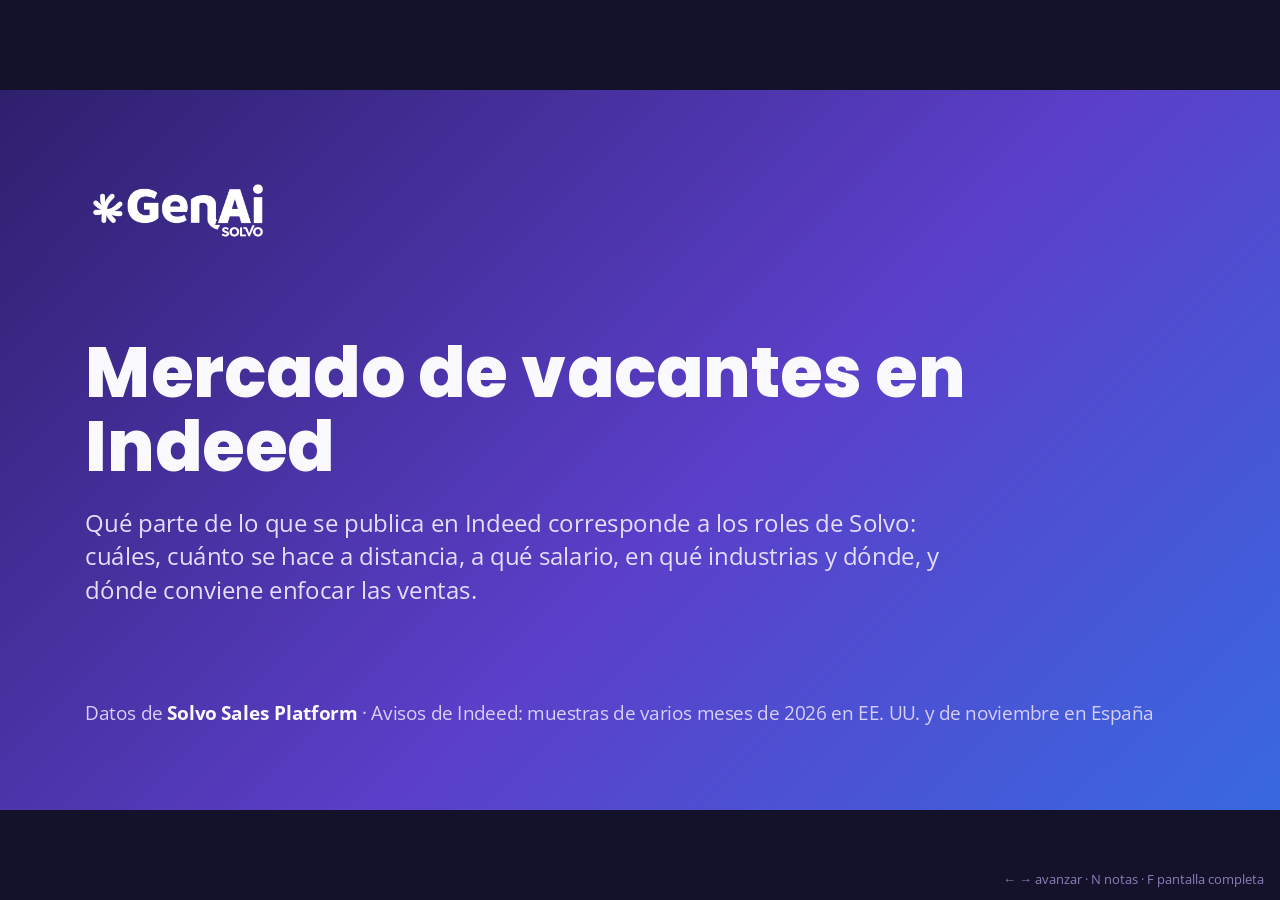
<file: reviews/mercado-vacantes-indeed/index.html>
<!doctype html>
<html lang="es">
<head>
<meta charset="utf-8">
<meta name="viewport" content="width=device-width, initial-scale=1">
<title>Mercado de vacantes en Indeed</title>
<link rel="preconnect" href="https://fonts.googleapis.com">
<link rel="stylesheet" href="https://fonts.googleapis.com/css2?family=Poppins:wght@400;600;700;800&family=Open+Sans:wght@400;600;700&display=swap">
<style>
* { margin: 0 }
html, body { height: 100%; }
body { font: 32px/1.2 sans-serif; background: #14112B; overflow: hidden; }
h1 { font-size: 96px; font-weight: 600 } h2 { font-size: 64px; font-weight: 600 } h3 { font-size: 44px; font-weight: 600 }
table { width: 100%; border-collapse: separate; border-spacing: 0; border: solid #1B174033; border-width: 2px 0 0 2px }
th, td { padding: .35em .6em; text-align: left; border: solid #1B174033; border-width: 0 2px 2px 0 }
th { font-weight: 700 }
.stage { position: absolute; left: 50%; top: 50%; width: 1920px; height: 1080px; transform: translate(-50%, -50%) scale(var(--s, 0.5)); }
.stage > section { position: absolute; inset: 0; width: 1920px; height: 1080px; overflow: hidden; visibility: hidden; }
.stage > section.on { visibility: visible; }
.stage > section:not(.on) * { animation: none !important; }
aside { display: none; }
#notes { position: fixed; left: 0; right: 0; bottom: 0; max-height: 30vh; overflow: auto; background: #FAF9FE; color: #1B1740; font: 16px/1.5 'Open Sans', Arial, sans-serif; padding: 16px 24px; border-top: 4px solid #775AE5; display: none; }
body.notes #notes { display: block; }
#hint { position: fixed; right: 16px; bottom: 12px; color: #BEAFF4; font: 13px 'Open Sans', Arial, sans-serif; opacity: .7; }
body.notes #hint { display: none; }
@media print {
  @page { size: 1920px 1080px; margin: 0 }
  html, body { height: auto; overflow: visible; background: none; }
  .stage { position: static; transform: none; width: auto; height: auto; }
  .stage > section { position: relative; visibility: visible; page-break-after: always; break-after: page; }
  .stage > section * { animation: none !important; }
  #notes, #hint { display: none !important; }
}

/* ---- estilos del deck ---- */
/* Solvo GenAI: Poppins (títulos) + Open Sans (texto); violeta #775AE5, naranja #F19556 */
body { font-family: 'Open Sans', Arial, sans-serif; color: #1B1740; }

section { box-sizing: border-box; padding: 128px 128px 160px; background: #FAF9FE; counter-increment: page; display: flex; flex-direction: column; }

/* Portada */
section.cover { padding: 128px; background: linear-gradient(135deg, #2E206D 0%, #5B3FC9 55%, #3869E0 100%); justify-content: space-between; }
.cover .logo { width: 290px; height: 100px; object-fit: contain; }
.cover .ct { font-family: 'Poppins', Arial, sans-serif; font-size: 104px; font-weight: 800; line-height: 1.05; color: #FAF9FE; margin: 0; width: 1500px; }
.cover .sub { font-size: 36px; line-height: 1.4; color: #E4DEFB; margin: 36px 0 0; width: 1350px; }
.cover .by { font-size: 28px; color: #D8CFF9; margin: 0; }
.cover .by b { color: #FAF9FE; }

/* Separadores de sección */
section.divider { padding: 128px; background: #775AE5; justify-content: center; }
.divider .kick { font-family: 'Poppins', Arial, sans-serif; font-size: 28px; font-weight: 700; letter-spacing: 0.1em; text-transform: uppercase; color: #E4DEFB; margin: 0; }
.divider .dt { font-family: 'Poppins', Arial, sans-serif; font-size: 104px; font-weight: 800; line-height: 1.05; color: #FAF9FE; margin: 16px 0 0; }
.divider .rule { width: 96px; height: 8px; background: #F19556; border-radius: 4px; margin-top: 36px; }
.divider .sub { font-size: 32px; line-height: 1.4; color: #FAF9FE; margin: 36px 0 0; width: 1300px; }

/* Encabezado de contenido */
.eyebrow { font-family: 'Poppins', Arial, sans-serif; font-size: 24px; font-weight: 700; letter-spacing: 0.1em; text-transform: uppercase; color: #6347D0; margin: 0 0 12px; }
.t { font-family: 'Poppins', Arial, sans-serif; font-size: 56px; font-weight: 700; line-height: 1.15; color: #1B1740; margin: 0; }
.lead { font-size: 28px; line-height: 1.4; color: #4B5563; margin: 20px 0 0; width: 1560px; }

/* Pie: fuente + número de página */
.footer { position: absolute; left: 128px; bottom: 64px; width: 1664px; display: flex; justify-content: space-between; align-items: center; }
.footer .src { font-size: 24px; color: #6B7280; margin: 0; width: 1500px; }
.footer .pnum { width: 80px; font-size: 24px; color: #6B7280; text-align: right; }
.footer .pnum::after { content: counter(page); }

/* Barras horizontales */
.chart { display: flex; flex-direction: column; gap: 12px; margin-top: 44px; }
.row { display: flex; align-items: center; gap: 24px; }
.row .lab { flex: none; width: 470px; margin: 0; text-align: right; font-size: 26px; color: #1B1740; }
.track { flex: 1; display: flex; align-items: center; gap: 2px; }
.bar { height: 32px; background: #775AE5; border-radius: 0 4px 4px 0; }
.bar.pres { background: #D8CFF9; }
.bar.hi { background: #F19556; }
.track .val { margin: 0 0 0 14px; font-size: 24px; color: #4B5563; white-space: nowrap; }
.chart.tight { gap: 8px; }
.chart.tight .bar { height: 26px; }
.chart.tight .row .lab { font-size: 24px; line-height: 1.2; }

.legend { display: flex; gap: 48px; margin-top: 28px; }
.key { display: flex; align-items: center; gap: 14px; }
.sw { width: 28px; height: 28px; border-radius: 4px; background: #775AE5; }
.sw.pres { background: #D8CFF9; }
.sw.hi { background: #F19556; }
.key .kl { font-size: 24px; color: #4B5563; margin: 0; }

/* Dos columnas */
.cols { display: grid; grid-template-columns: 1fr 1fr; gap: 72px; margin-top: 40px; }
.cols .chart { margin-top: 0; }
.cols .row .lab { width: 360px; }
.colhead { font-family: 'Poppins', Arial, sans-serif; font-size: 28px; font-weight: 700; color: #1B1740; margin: 0 0 18px; }

/* Cifras grandes */
.tiles { display: grid; grid-template-columns: repeat(4, 1fr); gap: 32px; margin-top: 52px; }
.tile { background: #F0ECFD; border-radius: 16px; padding: 40px 36px; display: flex; flex-direction: column; gap: 14px; }
.tile .num { font-family: 'Poppins', Arial, sans-serif; font-size: 72px; font-weight: 800; line-height: 1; color: #5038B3; margin: 0; }
.tile .cap { font-size: 26px; line-height: 1.35; color: #4B5563; margin: 0; }

/* Tarjetas */
.cards { display: grid; grid-template-columns: 1fr 1fr; gap: 32px; margin-top: 40px; }
.card { background: #FDFCFF; border: 2px solid #E4DEFB; border-radius: 16px; padding: 36px 40px; display: flex; flex-direction: column; gap: 14px; }
.card .ch { font-family: 'Poppins', Arial, sans-serif; font-size: 32px; font-weight: 700; color: #1B1740; margin: 0; }
.card .tag { font-size: 24px; font-weight: 700; color: #6347D0; margin: 0; }
.card .txt { font-size: 26px; line-height: 1.4; color: #4B5563; margin: 0; }

/* Cuadrantes */
.quad { display: grid; grid-template-columns: 1fr 1fr; gap: 24px; margin-top: 36px; }
.q { background: #F0ECFD; border-radius: 16px; padding: 28px 36px; display: flex; flex-direction: column; gap: 4px; }
.q .qh { font-family: 'Poppins', Arial, sans-serif; font-size: 28px; font-weight: 700; color: #1B1740; margin: 0 0 6px; }
.q .item { font-size: 24px; line-height: 1.35; color: #374151; margin: 0; }
.q.best { background: #775AE5; }
.q.best .qh { color: #FAF9FE; }
.q.best .item { color: #F0ECFD; }

/* Tres columnas de pares rótulo / valor */
.three { display: grid; grid-template-columns: repeat(3, 1fr); gap: 56px; margin-top: 40px; }
.mini { display: flex; justify-content: space-between; align-items: center; border-bottom: 2px solid #E4DEFB; padding: 10px 0; }
.mini .ml { font-size: 24px; color: #1B1740; margin: 0; }
.mini .mv { font-size: 24px; font-weight: 700; color: #5038B3; margin: 0; }
.minisub { font-size: 24px; color: #6B7280; margin: 0 0 10px; }

/* Tablas */
.tb { width: 100%; font-size: 24px; color: #1B1740; }

/* Conclusiones (fondo oscuro) */
section.dark { background: #2E206D; }
.dark .eyebrow { color: #F7B886; }
.dark .t { color: #FAF9FE; }
.concl { display: flex; flex-direction: column; gap: 24px; margin-top: 44px; }
.ci { display: flex; gap: 28px; align-items: flex-start; }
.ci .n { flex: none; width: 56px; height: 56px; border-radius: 12px; background: #F19556; color: #2E206D; font-family: 'Poppins', Arial, sans-serif; font-size: 28px; font-weight: 700; line-height: 56px; text-align: center; margin: 0; }
.ci .ct2 { font-size: 28px; line-height: 1.4; color: #E4DEFB; margin: 0; width: 1560px; }
.ci .ct2 b { color: #FAF9FE; }
.dark .footer .src, .dark .footer .pnum { color: #BEAFF4; }

/* Notas y listas */
.note { font-size: 24px; line-height: 1.4; color: #4B5563; margin: 24px 0 0; width: 1600px; }
.lim { display: flex; flex-direction: column; gap: 22px; margin-top: 40px; }
.li { border-left: 6px solid #775AE5; padding: 6px 0 6px 28px; }
.li .lh { font-family: 'Poppins', Arial, sans-serif; font-size: 28px; font-weight: 700; color: #1B1740; margin: 0 0 6px; }
.li .lt { font-size: 25px; line-height: 1.4; color: #4B5563; margin: 0; width: 1560px; }

/* Embudo: 100 cuadros = 100 avisos */
.funnel { display: flex; gap: 96px; align-items: center; margin-top: 40px; }
.unit { flex: none; display: grid; grid-template-columns: repeat(10, 46px); gap: 8px; }
.u { width: 46px; height: 46px; border-radius: 8px; background: #E5E7EB; }
.u.icp { background: #BEAFF4; }
.u.via { background: #775AE5; }
.stats { display: flex; flex-direction: column; gap: 40px; }
.stat { display: flex; align-items: center; gap: 28px; }
.sq { flex: none; width: 40px; height: 40px; border-radius: 8px; background: #E5E7EB; }
.sq.icp { background: #BEAFF4; }
.sq.via { background: #775AE5; }
.stat .big { flex: none; width: 290px; font-family: 'Poppins', Arial, sans-serif; font-size: 84px; font-weight: 800; line-height: 1; color: #1B1740; margin: 0; }
.stat .cap2 { font-size: 30px; line-height: 1.3; color: #4B5563; margin: 0; width: 600px; }
.stat .cap2 b { color: #1B1740; }

/* Tabla de roles: rol, % del ICP con barra de fondo, viables, salario */
.rt { display: grid; grid-template-columns: 1fr 1fr; gap: 64px; margin-top: 28px; }
.rt.one { grid-template-columns: 1fr; }
.rcol { display: flex; flex-direction: column; }
.tr { display: flex; align-items: center; gap: 14px; padding: 4px 0; border-bottom: 2px solid #E4DEFB; }
.tr.th { border-bottom: 2px solid #775AE5; }
.tr .c1 { flex: none; width: 300px; font-size: 24px; line-height: 1.2; color: #1B1740; margin: 0; }
.tr .c2 { flex: none; width: 150px; box-sizing: border-box; padding-right: 10px; font-size: 24px; line-height: 1.2; text-align: right; color: #1B1740; margin: 0; }
.tr .c3 { flex: none; width: 110px; font-size: 24px; line-height: 1.2; text-align: right; color: #4B5563; margin: 0; }
.tr .c4 { flex: none; width: 130px; font-size: 24px; line-height: 1.2; text-align: right; color: #1B1740; margin: 0; }
.tr .c3.hi { font-weight: 700; color: #5038B3; }
.tr.th .c1, .tr.th .c2, .tr.th .c3, .tr.th .c4 { font-weight: 700; color: #6347D0; }
.rt.one { width: 1240px; }
.rt.one .tr .c1 { width: 440px; }
.rt.one .tr .c2 { width: 360px; }
.rt.one .tr .c3 { width: 180px; }
.rt.one .tr .c4 { width: 180px; }

.rt.ind .tr .c1 { width: 340px; }

/* Listado de estados en cuatro columnas */
.slist { display: grid; grid-template-columns: repeat(4, 1fr); gap: 40px; margin-top: 28px; }
.scol { display: flex; flex-direction: column; }
.sr { display: flex; justify-content: space-between; align-items: center; padding: 4px 0; border-bottom: 2px solid #E4DEFB; }
.sr .sn { font-size: 24px; line-height: 1.2; color: #1B1740; margin: 0; }
.sr .sv { flex: none; width: 110px; box-sizing: border-box; padding-right: 10px; font-size: 24px; line-height: 1.2; text-align: right; color: #1B1740; margin: 0; }

/* Mapa de cuadrículas de EE. UU. */
.mapwrap { display: flex; gap: 72px; align-items: flex-start; margin-top: 28px; }
.tmap { flex: none; display: grid; grid-template-columns: repeat(11, 66px); grid-template-rows: repeat(8, 66px); gap: 6px; }
.tl { box-sizing: border-box; width: 66px; height: 66px; margin: 0; padding-top: 5px; border-radius: 8px; font-size: 24px; line-height: 1.15; text-align: center; color: #1B1740; }
.tl.m1, .sw.m1 { background: #EFEBFD; }
.tl.m2, .sw.m2 { background: #D8CFF9; }
.tl.m3, .sw.m3 { background: #A48FEF; }
.tl.m4, .sw.m4 { background: #775AE5; }
.tl.m5, .sw.m5 { background: #3E2B90; }
.tl.m4, .tl.m5 { color: #FAF9FE; }
.mside { display: flex; flex-direction: column; gap: 28px; width: 780px; }
.mside .legend { margin-top: 0; flex-direction: column; gap: 10px; }
.mside .li .lt { width: 740px; }

/* Columnas por semana */
.wk { display: flex; gap: 80px; align-items: flex-end; margin-top: 36px; }
.vchart { flex: none; display: flex; gap: 40px; align-items: flex-end; height: 520px; }
.vcol { width: 130px; height: 520px; display: flex; flex-direction: column; justify-content: flex-end; }
.vcol .vv { font-size: 26px; font-weight: 700; color: #1B1740; text-align: center; margin: 0 0 10px; }
.seg { width: 130px; }
.seg.nv { background: #D8CFF9; border-radius: 4px 4px 0 0; }
.seg.v { background: #775AE5; margin-top: 2px; }
.vcol .vl { font-size: 24px; color: #1B1740; text-align: center; margin: 12px 0 0; }
.vcol .vs { font-size: 24px; color: #6B7280; text-align: center; margin: 2px 0 0; }
.wk .side { display: flex; flex-direction: column; gap: 28px; width: 500px; }
.wk .legend { margin-top: 0; flex-direction: column; gap: 14px; }
.wk .li .lt { width: 460px; }
.metodo .li .lt { width: 720px; }

/* Llegada */
@keyframes rise { from { opacity: 0; transform: translateY(16px); } to { opacity: 1; transform: translateY(0); } }
.chart, .tiles, .cards, .quad, .cols, .concl, .lim, .funnel, .wk, .three, .rt, .mapwrap, .slist { animation: rise 600ms ease-out 150ms both; }
.tr .c5 { flex: none; width: 200px; font-size: 24px; line-height: 1.2; text-align: right; color: #1B1740; margin: 0; }
.rt.wide { grid-template-columns: 1fr; width: 1500px; }
.rt.wide .tr .c1 { width: 440px; }
.rt.wide .tr .c2 { width: 260px; }
.rt.wide .tr .c3 { width: 200px; }
.rt.wide .tr .c4 { width: 300px; box-sizing: border-box; padding-right: 10px; }
.rt.wide .tr.th .c5 { font-weight: 700; color: #6347D0; }
.rt .tr .c1.w { width: 440px; }
.concl.two { display: grid; grid-template-columns: 1fr 1fr; gap: 30px 64px; margin-top: 36px; }
.concl.two .ci .ct2 { width: auto; font-size: 26px; }
.tr.dim, .tb .dim { opacity: .45; }

</style>
</head>
<body>
<div class="stage">
<section id="cover" class="cover" data-transition="fade">
<img class="logo" src="[data-uri]" alt="Solvo GenAI">
<div>
<h1 class="ct">Mercado de vacantes en Indeed</h1>
<p class="sub">Qué parte de lo que se publica en Indeed corresponde a los roles de Solvo: cuáles, cuánto se hace a distancia, a qué salario, en qué industrias y dónde, y dónde conviene enfocar las ventas.</p>
</div>
<p class="by">Datos de <b>Solvo Sales Platform</b> · Avisos de Indeed: muestras de varios meses de 2026 en EE. UU. y de noviembre en España</p>
<aside>Análisis de mercado hecho con avisos de Indeed detectados por Solvo Sales Platform: muestras de varios meses de 2026 en EE. UU. y lo que va de noviembre en España. Los roles de Solvo son las 28 posiciones de su catálogo.</aside>
</section>

<section id="embudo">
<p class="eyebrow">Estados Unidos · Mercado de Indeed</p>
<h2 class="t">Roles de Solvo en los avisos de Indeed</h2>
<p class="lead">Avisos de Indeed, vacantes de roles de Solvo y vacantes que se pueden cubrir a distancia.</p>
<div class="funnel">
<div class="unit">
<div class="u via"></div><div class="u via"></div><div class="u via"></div><div class="u via"></div><div class="u icp"></div><div class="u icp"></div><div class="u icp"></div><div class="u icp"></div><div class="u icp"></div><div class="u icp"></div>
<div class="u"></div><div class="u"></div><div class="u"></div><div class="u"></div><div class="u"></div><div class="u"></div><div class="u"></div><div class="u"></div><div class="u"></div><div class="u"></div>
<div class="u"></div><div class="u"></div><div class="u"></div><div class="u"></div><div class="u"></div><div class="u"></div><div class="u"></div><div class="u"></div><div class="u"></div><div class="u"></div>
<div class="u"></div><div class="u"></div><div class="u"></div><div class="u"></div><div class="u"></div><div class="u"></div><div class="u"></div><div class="u"></div><div class="u"></div><div class="u"></div>
<div class="u"></div><div class="u"></div><div class="u"></div><div class="u"></div><div class="u"></div><div class="u"></div><div class="u"></div><div class="u"></div><div class="u"></div><div class="u"></div>
<div class="u"></div><div class="u"></div><div class="u"></div><div class="u"></div><div class="u"></div><div class="u"></div><div class="u"></div><div class="u"></div><div class="u"></div><div class="u"></div>
<div class="u"></div><div class="u"></div><div class="u"></div><div class="u"></div><div class="u"></div><div class="u"></div><div class="u"></div><div class="u"></div><div class="u"></div><div class="u"></div>
<div class="u"></div><div class="u"></div><div class="u"></div><div class="u"></div><div class="u"></div><div class="u"></div><div class="u"></div><div class="u"></div><div class="u"></div><div class="u"></div>
<div class="u"></div><div class="u"></div><div class="u"></div><div class="u"></div><div class="u"></div><div class="u"></div><div class="u"></div><div class="u"></div><div class="u"></div><div class="u"></div>
<div class="u"></div><div class="u"></div><div class="u"></div><div class="u"></div><div class="u"></div><div class="u"></div><div class="u"></div><div class="u"></div><div class="u"></div><div class="u"></div>
</div>
<div class="stats">
<div class="stat"><div class="sq"></div><p class="big">100</p><p class="cap2">avisos de Indeed</p></div>
<div class="stat"><div class="sq icp"></div><p class="big">10</p><p class="cap2"><b>de roles de Solvo:</b> el 9,8% del total</p></div>
<div class="stat"><div class="sq via"></div><p class="big">4</p><p class="cap2"><b>viables en remoto:</b> el 40% de esas vacantes</p></div>
</div>
</div>
<div class="footer"><p class="src">Fuente: Solvo Sales Platform · Muestras de avisos de Indeed EE. UU. de varios meses de 2026</p><div class="pnum"></div></div>
<aside>Cada cuadro es un aviso de cada 100. Los roles de Solvo son las 28 posiciones de su catálogo: sus vacantes son el 9,8% de lo que se publica en Indeed en EE. UU. De esas vacantes, el 40% se puede cubrir a distancia según el clasificador de Solvo Sales Platform: 4 de cada 100 avisos del mercado.</aside>
</section>

<section id="roles-tabla">
<p class="eyebrow">Estados Unidos · Roles de Solvo</p>
<h2 class="t">Vacantes por rol</h2>
<p class="lead">Peso de cada rol en las vacantes, % viables en remoto y salario anual mediano.</p>
<div class="rt">
<div class="rcol">
<div class="tr th"><p class="c1">Rol</p><p class="c2">% vacantes</p><p class="c3">Viables</p><p class="c4">USD</p></div>
<div class="tr"><p class="c1">Administrative Assistant</p><p class="c2" style="background:linear-gradient(90deg,#D8CFF9 100%,#FAF9FE 100%)">33,3%</p><p class="c3">20%</p><p class="c4">43.700</p></div>
<div class="tr"><p class="c1">Customer Service</p><p class="c2" style="background:linear-gradient(90deg,#D8CFF9 44%,#FAF9FE 44%)">14,7%</p><p class="c3">44%</p><p class="c4">40.600</p></div>
<div class="tr"><p class="c1">Health Care Associate</p><p class="c2" style="background:linear-gradient(90deg,#D8CFF9 40%,#FAF9FE 40%)">13,3%</p><p class="c3">12%</p><p class="c4">43.700</p></div>
<div class="tr"><p class="c1">SDR</p><p class="c2" style="background:linear-gradient(90deg,#D8CFF9 17%,#FAF9FE 17%)">5,6%</p><p class="c3">52%</p><p class="c4">65.000</p></div>
<div class="tr"><p class="c1">Marketing Associate</p><p class="c2" style="background:linear-gradient(90deg,#D8CFF9 14%,#FAF9FE 14%)">4,6%</p><p class="c3">58%</p><p class="c4">55.100</p></div>
<div class="tr"><p class="c1">Project Manager</p><p class="c2" style="background:linear-gradient(90deg,#D8CFF9 9%,#FAF9FE 9%)">3,0%</p><p class="c3">68%</p><p class="c4">84.500</p></div>
<div class="tr"><p class="c1">Dispatcher</p><p class="c2" style="background:linear-gradient(90deg,#D8CFF9 8%,#FAF9FE 8%)">2,8%</p><p class="c3">58%</p><p class="c4">47.800</p></div>
<div class="tr"><p class="c1">Scheduler</p><p class="c2" style="background:linear-gradient(90deg,#D8CFF9 8%,#FAF9FE 8%)">2,6%</p><p class="c3">66%</p><p class="c4">47.500</p></div>
<div class="tr"><p class="c1">Operations Associate</p><p class="c2" style="background:linear-gradient(90deg,#D8CFF9 5%,#FAF9FE 5%)">1,7%</p><p class="c3">73%</p><p class="c4">57.500</p></div>
<div class="tr"><p class="c1">AP/AR Associate</p><p class="c2" style="background:linear-gradient(90deg,#D8CFF9 5%,#FAF9FE 5%)">1,7%</p><p class="c3 hi">84%</p><p class="c4">53.000</p></div>
<div class="tr"><p class="c1">Data Entry</p><p class="c2" style="background:linear-gradient(90deg,#D8CFF9 5%,#FAF9FE 5%)">1,7%</p><p class="c3">52%</p><p class="c4">45.800</p></div>
<div class="tr"><p class="c1">Accountant</p><p class="c2" style="background:linear-gradient(90deg,#D8CFF9 5%,#FAF9FE 5%)">1,6%</p><p class="c3 hi">81%</p><p class="c4">72.500</p></div>
<div class="tr"><p class="c1">Data Analyst</p><p class="c2" style="background:linear-gradient(90deg,#D8CFF9 5%,#FAF9FE 5%)">1,5%</p><p class="c3 hi">93%</p><p class="c4">102.300</p></div>
<div class="tr"><p class="c1">Bookkeeper</p><p class="c2" style="background:linear-gradient(90deg,#D8CFF9 5%,#FAF9FE 5%)">1,5%</p><p class="c3">72%</p><p class="c4">52.000</p></div>
</div>
<div class="rcol">
<div class="tr th"><p class="c1">Rol</p><p class="c2">% vacantes</p><p class="c3">Viables</p><p class="c4">USD</p></div>
<div class="tr"><p class="c1">Account Manager</p><p class="c2" style="background:linear-gradient(90deg,#D8CFF9 5%,#FAF9FE 5%)">1,5%</p><p class="c3">50%</p><p class="c4">67.700</p></div>
<div class="tr"><p class="c1">Software Engineer</p><p class="c2" style="background:linear-gradient(90deg,#D8CFF9 4%,#FAF9FE 4%)">1,3%</p><p class="c3">71%</p><p class="c4">130.000</p></div>
<div class="tr"><p class="c1">Talent Acquisition</p><p class="c2" style="background:linear-gradient(90deg,#D8CFF9 4%,#FAF9FE 4%)">1,3%</p><p class="c3 hi">76%</p><p class="c4">66.700</p></div>
<div class="tr"><p class="c1">Software Development</p><p class="c2" style="background:linear-gradient(90deg,#D8CFF9 4%,#FAF9FE 4%)">1,3%</p><p class="c3 hi">78%</p><p class="c4">111.300</p></div>
<div class="tr"><p class="c1">Legal Assistant</p><p class="c2" style="background:linear-gradient(90deg,#D8CFF9 3%,#FAF9FE 3%)">0,9%</p><p class="c3">72%</p><p class="c4">49.900</p></div>
<div class="tr"><p class="c1">Research Associate</p><p class="c2" style="background:linear-gradient(90deg,#D8CFF9 2%,#FAF9FE 2%)">0,8%</p><p class="c3">72%</p><p class="c4">62.100</p></div>
<div class="tr"><p class="c1">Intake Associate</p><p class="c2" style="background:linear-gradient(90deg,#D8CFF9 2%,#FAF9FE 2%)">0,7%</p><p class="c3">50%</p><p class="c4">47.500</p></div>
<div class="tr"><p class="c1">Paralegal</p><p class="c2" style="background:linear-gradient(90deg,#D8CFF9 2%,#FAF9FE 2%)">0,7%</p><p class="c3 hi">87%</p><p class="c4">68.800</p></div>
<div class="tr"><p class="c1">Payroll Associate</p><p class="c2" style="background:linear-gradient(90deg,#D8CFF9 2%,#FAF9FE 2%)">0,6%</p><p class="c3 hi">90%</p><p class="c4">64.500</p></div>
<div class="tr"><p class="c1">Graphic Designer</p><p class="c2" style="background:linear-gradient(90deg,#D8CFF9 2%,#FAF9FE 2%)">0,6%</p><p class="c3">46%</p><p class="c4">64.800</p></div>
<div class="tr"><p class="c1">Collections Associate</p><p class="c2" style="background:linear-gradient(90deg,#D8CFF9 1%,#FAF9FE 1%)">0,4%</p><p class="c3 hi">77%</p><p class="c4">47.100</p></div>
<div class="tr"><p class="c1">Benefits Administration</p><p class="c2" style="background:linear-gradient(90deg,#D8CFF9 1%,#FAF9FE 1%)">0,2%</p><p class="c3 hi">90%</p><p class="c4">64.200</p></div>
<div class="tr"><p class="c1">Otros 2 roles</p><p class="c2" style="background:linear-gradient(90deg,#D8CFF9 1%,#FAF9FE 1%)">0,2%</p><p class="c3">—</p><p class="c4">—</p></div>
</div>
</div>
<div class="footer"><p class="src">Fuente: Solvo Sales Platform · Indeed EE. UU., 2026 · en negrita, 75% o más de avisos viables</p><div class="pnum"></div></div>
<aside>% vacantes: qué parte de las vacantes de roles de Solvo corresponde a cada rol; por ejemplo, 33 de cada 100 son de Administrative Assistant. Viables: porcentaje de avisos del rol que se pueden cubrir a distancia, según el clasificador de Solvo Sales Platform aplicado a la versión de cada aviso, de oficina o presencial. Salario: mediana anual publicada, en USD. Otros 2 roles son Case Manager y Payroll Tax Associate. Administración, atención al cliente y apoyo de salud son el 61% de las vacantes y los menos viables; los roles de finanzas, nómina, datos y software tienen poco peso, entre 0,2% y 1,6% cada uno, pero son los más viables y mejor pagados.</aside>
</section>

<section id="cuadrantes">
<p class="eyebrow">Estados Unidos · Salario y viabilidad</p>
<h2 class="t">Salario y viabilidad por rol</h2>
<p class="lead">Bien pagados: USD 60.000 o más al año. Remotos: 75% o más de sus vacantes viables.</p>
<div class="quad">
<div class="q best">
<h3 class="qh">Bien pagados y remotos</h3>
<p class="item">Software Development · USD 111.300 · 78% viables</p>
<p class="item">Data Analyst · USD 102.300 · 93% viables</p>
<p class="item">Accountant · USD 72.500 · 81% viables</p>
<p class="item">Paralegal · USD 68.800 · 87% viables</p>
<p class="item">Talent Acquisition · USD 66.700 · 76% viables</p>
<p class="item">Payroll Associate · USD 64.500 · 90% viables</p>
<p class="item">Benefits Administration · USD 64.200 · 90% viables</p>
</div>
<div class="q">
<h3 class="qh">Bien pagados, menos remotos</h3>
<p class="item">Software Engineer · USD 130.000 · 71% viables</p>
<p class="item">Project Manager · USD 84.500 · 68% viables</p>
<p class="item">Account Manager · USD 67.700 · 50% viables</p>
<p class="item">SDR · USD 65.000 · 52% viables</p>
<p class="item">Graphic Designer · USD 64.800 · 46% viables</p>
<p class="item">Research Associate · USD 62.100 · 72% viables</p>
</div>
<div class="q">
<h3 class="qh">Menor salario, remotos</h3>
<p class="item">AP/AR Associate · USD 53.000 · 84% viables</p>
<p class="item">Collections Associate · USD 47.100 · 77% viables</p>
</div>
<div class="q">
<h3 class="qh">Menor salario, menos remotos</h3>
<p class="item">Los otros 11 roles, entre ellos Customer Service, Administrative Assistant y Health Care Associate: de USD 40.600 a 57.500 y de 12% a 73% viables.</p>
</div>
</div>
<div class="footer"><p class="src">Fuente: Solvo Sales Platform · Indeed EE. UU., 2026 · vacantes de roles de Solvo</p><div class="pnum"></div></div>
<aside>Cada rol aparece con su salario anual mediano y el porcentaje de sus vacantes que se pueden cubrir a distancia, los mismos valores de la tabla de roles. Bien pagado es un salario mediano de USD 60.000 o más; remoto, que al menos 3 de cada 4 de sus vacantes sean viables a distancia. Son referencias para ordenar la lectura, no umbrales del negocio. Los siete roles del recuadro violeta suman el 7% de las vacantes de roles de Solvo. Software Engineer tiene el salario más alto del catálogo, con 71% viable, debajo de la referencia.</aside>
</section>

<section id="industrias-tabla">
<p class="eyebrow">Estados Unidos · Industrias</p>
<h2 class="t">Vacantes por industria</h2>
<p class="lead">Peso de cada industria en las vacantes de roles de Solvo, % viables y salario mediano.</p>
<div class="rt ind">
<div class="rcol">
<div class="tr th"><p class="c1">Industria</p><p class="c2">% vacantes</p><p class="c3">Viables</p><p class="c4">USD</p></div>
<div class="tr"><p class="c1">Salud</p><p class="c2" style="background:linear-gradient(90deg,#D8CFF9 100%,#FAF9FE 100%)">36,8%</p><p class="c3">26%</p><p class="c4">44.100</p></div>
<div class="tr"><p class="c1">Construcción</p><p class="c2" style="background:linear-gradient(90deg,#D8CFF9 14%,#FAF9FE 14%)">5,3%</p><p class="c3">51%</p><p class="c4">55.000</p></div>
<div class="tr"><p class="c1">Educación</p><p class="c2" style="background:linear-gradient(90deg,#D8CFF9 11%,#FAF9FE 11%)">4,2%</p><p class="c3">40%</p><p class="c4">51.000</p></div>
<div class="tr"><p class="c1">Manufactura</p><p class="c2" style="background:linear-gradient(90deg,#D8CFF9 11%,#FAF9FE 11%)">4,2%</p><p class="c3">56%</p><p class="c4">62.500</p></div>
<div class="tr"><p class="c1">Tecnología y software</p><p class="c2" style="background:linear-gradient(90deg,#D8CFF9 11%,#FAF9FE 11%)">4,0%</p><p class="c3 hi">67%</p><p class="c4">98.500</p></div>
<div class="tr"><p class="c1">Retail y e-commerce</p><p class="c2" style="background:linear-gradient(90deg,#D8CFF9 11%,#FAF9FE 11%)">4,0%</p><p class="c3">46%</p><p class="c4">44.800</p></div>
<div class="tr"><p class="c1">Logística y transporte</p><p class="c2" style="background:linear-gradient(90deg,#D8CFF9 10%,#FAF9FE 10%)">3,7%</p><p class="c3">48%</p><p class="c4">50.000</p></div>
<div class="tr"><p class="c1">Hotelería y turismo</p><p class="c2" style="background:linear-gradient(90deg,#D8CFF9 10%,#FAF9FE 10%)">3,6%</p><p class="c3">26%</p><p class="c4">41.600</p></div>
<div class="tr"><p class="c1">Sector público</p><p class="c2" style="background:linear-gradient(90deg,#D8CFF9 9%,#FAF9FE 9%)">3,4%</p><p class="c3">46%</p><p class="c4">54.900</p></div>
<div class="tr"><p class="c1">Servicios profesionales</p><p class="c2" style="background:linear-gradient(90deg,#D8CFF9 9%,#FAF9FE 9%)">3,3%</p><p class="c3">56%</p><p class="c4">62.400</p></div>
<div class="tr"><p class="c1">Sin fines de lucro</p><p class="c2" style="background:linear-gradient(90deg,#D8CFF9 9%,#FAF9FE 9%)">3,2%</p><p class="c3">54%</p><p class="c4">49.900</p></div>
<div class="tr"><p class="c1">Servicios financieros</p><p class="c2" style="background:linear-gradient(90deg,#D8CFF9 7%,#FAF9FE 7%)">2,4%</p><p class="c3">52%</p><p class="c4">62.500</p></div>
</div>
<div class="rcol">
<div class="tr th"><p class="c1">Industria</p><p class="c2">% vacantes</p><p class="c3">Viables</p><p class="c4">USD</p></div>
<div class="tr"><p class="c1">Servicios legales</p><p class="c2" style="background:linear-gradient(90deg,#D8CFF9 7%,#FAF9FE 7%)">2,4%</p><p class="c3">54%</p><p class="c4">51.000</p></div>
<div class="tr"><p class="c1">Automotriz</p><p class="c2" style="background:linear-gradient(90deg,#D8CFF9 5%,#FAF9FE 5%)">2,0%</p><p class="c3">38%</p><p class="c4">45.800</p></div>
<div class="tr"><p class="c1">Bienes raíces</p><p class="c2" style="background:linear-gradient(90deg,#D8CFF9 5%,#FAF9FE 5%)">1,8%</p><p class="c3">45%</p><p class="c4">52.000</p></div>
<div class="tr"><p class="c1">Seguros</p><p class="c2" style="background:linear-gradient(90deg,#D8CFF9 4%,#FAF9FE 4%)">1,6%</p><p class="c3">41%</p><p class="c4">57.500</p></div>
<div class="tr"><p class="c1">Energía y servicios</p><p class="c2" style="background:linear-gradient(90deg,#D8CFF9 4%,#FAF9FE 4%)">1,6%</p><p class="c3">57%</p><p class="c4">62.400</p></div>
<div class="tr"><p class="c1">Marketing y publicidad</p><p class="c2" style="background:linear-gradient(90deg,#D8CFF9 3%,#FAF9FE 3%)">1,2%</p><p class="c3">49%</p><p class="c4">53.000</p></div>
<div class="tr"><p class="c1">Telecomunicaciones</p><p class="c2" style="background:linear-gradient(90deg,#D8CFF9 2%,#FAF9FE 2%)">0,6%</p><p class="c3">54%</p><p class="c4">67.800</p></div>
<div class="tr"><p class="c1">Medios</p><p class="c2" style="background:linear-gradient(90deg,#D8CFF9 2%,#FAF9FE 2%)">0,6%</p><p class="c3">50%</p><p class="c4">60.200</p></div>
<div class="tr"><p class="c1">Agro</p><p class="c2" style="background:linear-gradient(90deg,#D8CFF9 1%,#FAF9FE 1%)">0,5%</p><p class="c3">39%</p><p class="c4">48.400</p></div>
<div class="tr"><p class="c1">Otras industrias</p><p class="c2" style="background:linear-gradient(90deg,#D8CFF9 14%,#FAF9FE 14%)">5,1%</p><p class="c3">27%</p><p class="c4">41.600</p></div>
<div class="tr dim"><p class="c1">Staffing y reclutamiento</p><p class="c2" style="background:linear-gradient(90deg,#D8CFF9 12%,#FAF9FE 12%)">4,6%</p><p class="c3">59%</p><p class="c4">54.100</p></div>
</div>
</div>
<div class="footer"><p class="src">Fuente: Solvo Sales Platform · Indeed EE. UU., 2026 · en negrita, 60% o más de avisos viables</p><div class="pnum"></div></div>
<aside>Son las 23 industrias de la taxonomía de Solvo Platform. La industria es la de la empresa que publica el aviso, no la del puesto: un contador en un hospital cuenta en Salud. Salud es más de un tercio de las vacantes, pero solo uno de cada cuatro de sus avisos es viable en remoto, porque muchos son recepciones y registros de pacientes. Tecnología y software tiene el salario mediano más alto (USD 98.500) y la mayor proporción de avisos viables (67%). Staffing va al final y atenuado: son agencias que publican avisos de sus clientes y compiten con Solvo.</aside>
</section>

<section id="industria-rol">
<p class="eyebrow">Estados Unidos · Industria por rol</p>
<h2 class="t">Industrias por rol</h2>
<p class="lead">Las dos industrias que más publican cada rol, en porcentaje de sus avisos.</p>
<table class="tb" style="margin-top:36px">
<tr><th style="width:30%">Rol</th><th style="width:29%">Primera industria</th><th style="width:29%">Segunda industria</th><th class="dim" style="width:12%">Staffing</th></tr>
<tr><td>Customer Service</td><td>Salud · 27%</td><td>Retail · 9%</td><td class="dim">2%</td></tr>
<tr><td>Administrative Assistant</td><td>Salud · 19%</td><td>Gobierno · 13%</td><td class="dim">3%</td></tr>
<tr><td>SDR</td><td>Construcción · 12%</td><td>Logística y transporte · 11%</td><td class="dim">3%</td></tr>
<tr><td>Accountant</td><td>Servicios profesionales · 13%</td><td>Manufactura · 10%</td><td class="dim">3%</td></tr>
<tr><td>Data Analyst</td><td>Tecnología · 14%</td><td>Salud · 12%</td><td class="dim">3%</td></tr>
<tr><td>AP/AR Associate</td><td>Salud · 21%</td><td>Manufactura · 11%</td><td class="dim">3%</td></tr>
<tr><td>Scheduler</td><td>Salud · 86%</td><td>Servicios profesionales · 3%</td><td class="dim">1%</td></tr>
<tr><td>Software Engineer</td><td>Tecnología · 37%</td><td>Manufactura · 15%</td><td class="dim">3%</td></tr>
<tr><td>Project Manager</td><td>Construcción · 19%</td><td>Tecnología · 12%</td><td class="dim">5%</td></tr>
<tr><td>Dispatcher</td><td>Logística y transporte · 37%</td><td>Construcción · 17%</td><td class="dim">2%</td></tr>
</table>
<div class="footer"><p class="src">Fuente: Solvo Sales Platform · Indeed EE. UU., 2026 · vacantes de roles de Solvo</p><div class="pnum"></div></div>
<aside>Salud concentra los roles de agenda y apoyo administrativo, y es la primera industria también en atención al cliente y en cuentas a pagar y cobrar. Construcción aparece en ventas, proyectos y despacho. Tecnología domina software y datos. Health Care Associate, que no está en la tabla, publica el 87% de sus avisos en Salud. La última columna, atenuada, es la parte que publican agencias de staffing, que compiten con Solvo.</aside>
</section>

<section id="estados-lista">
<p class="eyebrow">Estados Unidos · Geografía</p>
<h2 class="t">Vacantes por estado</h2>
<p class="lead">Vacantes de roles de Solvo por cada 100 avisos de Indeed en cada estado. Promedio: 9,8.</p>
<div class="slist">
<div class="scol">
<div class="sr"><p class="sn">Michigan</p><p class="sv" style="background:linear-gradient(90deg,#D8CFF9 100%,#FAF9FE 100%)">13,7</p></div>
<div class="sr"><p class="sn">Florida</p><p class="sv" style="background:linear-gradient(90deg,#D8CFF9 98%,#FAF9FE 98%)">13,4</p></div>
<div class="sr"><p class="sn">Georgia</p><p class="sv" style="background:linear-gradient(90deg,#D8CFF9 97%,#FAF9FE 97%)">13,3</p></div>
<div class="sr"><p class="sn">Texas</p><p class="sv" style="background:linear-gradient(90deg,#D8CFF9 96%,#FAF9FE 96%)">13,1</p></div>
<div class="sr"><p class="sn">Misisipi</p><p class="sv" style="background:linear-gradient(90deg,#D8CFF9 93%,#FAF9FE 93%)">12,8</p></div>
<div class="sr"><p class="sn">Carolina del Norte</p><p class="sv" style="background:linear-gradient(90deg,#D8CFF9 91%,#FAF9FE 91%)">12,4</p></div>
<div class="sr"><p class="sn">Nueva York</p><p class="sv" style="background:linear-gradient(90deg,#D8CFF9 88%,#FAF9FE 88%)">12,1</p></div>
<div class="sr"><p class="sn">Oklahoma</p><p class="sv" style="background:linear-gradient(90deg,#D8CFF9 85%,#FAF9FE 85%)">11,7</p></div>
<div class="sr"><p class="sn">Arkansas</p><p class="sv" style="background:linear-gradient(90deg,#D8CFF9 85%,#FAF9FE 85%)">11,6</p></div>
<div class="sr"><p class="sn">Alabama</p><p class="sv" style="background:linear-gradient(90deg,#D8CFF9 85%,#FAF9FE 85%)">11,6</p></div>
<div class="sr"><p class="sn">Ohio</p><p class="sv" style="background:linear-gradient(90deg,#D8CFF9 84%,#FAF9FE 84%)">11,5</p></div>
<div class="sr"><p class="sn">Luisiana</p><p class="sv" style="background:linear-gradient(90deg,#D8CFF9 83%,#FAF9FE 83%)">11,4</p></div>
<div class="sr"><p class="sn">Tennessee</p><p class="sv" style="background:linear-gradient(90deg,#D8CFF9 80%,#FAF9FE 80%)">11,0</p></div>
</div>
<div class="scol">
<div class="sr"><p class="sn">Massachusetts</p><p class="sv" style="background:linear-gradient(90deg,#D8CFF9 80%,#FAF9FE 80%)">11,0</p></div>
<div class="sr"><p class="sn">Indiana</p><p class="sv" style="background:linear-gradient(90deg,#D8CFF9 80%,#FAF9FE 80%)">10,9</p></div>
<div class="sr"><p class="sn">Delaware</p><p class="sv" style="background:linear-gradient(90deg,#D8CFF9 79%,#FAF9FE 79%)">10,8</p></div>
<div class="sr"><p class="sn">Nueva Jersey</p><p class="sv" style="background:linear-gradient(90deg,#D8CFF9 77%,#FAF9FE 77%)">10,6</p></div>
<div class="sr"><p class="sn">Utah</p><p class="sv" style="background:linear-gradient(90deg,#D8CFF9 76%,#FAF9FE 76%)">10,4</p></div>
<div class="sr"><p class="sn">Carolina del Sur</p><p class="sv" style="background:linear-gradient(90deg,#D8CFF9 73%,#FAF9FE 73%)">10,0</p></div>
<div class="sr"><p class="sn">Virginia</p><p class="sv" style="background:linear-gradient(90deg,#D8CFF9 73%,#FAF9FE 73%)">10,0</p></div>
<div class="sr"><p class="sn">Kentucky</p><p class="sv" style="background:linear-gradient(90deg,#D8CFF9 72%,#FAF9FE 72%)">9,9</p></div>
<div class="sr"><p class="sn">Rhode Island</p><p class="sv" style="background:linear-gradient(90deg,#D8CFF9 72%,#FAF9FE 72%)">9,8</p></div>
<div class="sr"><p class="sn">Connecticut</p><p class="sv" style="background:linear-gradient(90deg,#D8CFF9 72%,#FAF9FE 72%)">9,8</p></div>
<div class="sr"><p class="sn">Illinois</p><p class="sv" style="background:linear-gradient(90deg,#D8CFF9 70%,#FAF9FE 70%)">9,6</p></div>
<div class="sr"><p class="sn">Pensilvania</p><p class="sv" style="background:linear-gradient(90deg,#D8CFF9 70%,#FAF9FE 70%)">9,6</p></div>
<div class="sr"><p class="sn">Wisconsin</p><p class="sv" style="background:linear-gradient(90deg,#D8CFF9 69%,#FAF9FE 69%)">9,5</p></div>
</div>
<div class="scol">
<div class="sr"><p class="sn">Minnesota</p><p class="sv" style="background:linear-gradient(90deg,#D8CFF9 69%,#FAF9FE 69%)">9,5</p></div>
<div class="sr"><p class="sn">Vermont</p><p class="sv" style="background:linear-gradient(90deg,#D8CFF9 69%,#FAF9FE 69%)">9,4</p></div>
<div class="sr"><p class="sn">Washington</p><p class="sv" style="background:linear-gradient(90deg,#D8CFF9 69%,#FAF9FE 69%)">9,4</p></div>
<div class="sr"><p class="sn">Nuevo México</p><p class="sv" style="background:linear-gradient(90deg,#D8CFF9 66%,#FAF9FE 66%)">9,0</p></div>
<div class="sr"><p class="sn">California</p><p class="sv" style="background:linear-gradient(90deg,#D8CFF9 65%,#FAF9FE 65%)">8,9</p></div>
<div class="sr"><p class="sn">Nevada</p><p class="sv" style="background:linear-gradient(90deg,#D8CFF9 64%,#FAF9FE 64%)">8,7</p></div>
<div class="sr"><p class="sn">Colorado</p><p class="sv" style="background:linear-gradient(90deg,#D8CFF9 63%,#FAF9FE 63%)">8,6</p></div>
<div class="sr"><p class="sn">Maryland</p><p class="sv" style="background:linear-gradient(90deg,#D8CFF9 63%,#FAF9FE 63%)">8,6</p></div>
<div class="sr"><p class="sn">Oregón</p><p class="sv" style="background:linear-gradient(90deg,#D8CFF9 62%,#FAF9FE 62%)">8,5</p></div>
<div class="sr"><p class="sn">Arizona</p><p class="sv" style="background:linear-gradient(90deg,#D8CFF9 61%,#FAF9FE 61%)">8,4</p></div>
<div class="sr"><p class="sn">Virginia Occidental</p><p class="sv" style="background:linear-gradient(90deg,#D8CFF9 60%,#FAF9FE 60%)">8,2</p></div>
<div class="sr"><p class="sn">Maine</p><p class="sv" style="background:linear-gradient(90deg,#D8CFF9 59%,#FAF9FE 59%)">8,1</p></div>
</div>
<div class="scol">
<div class="sr"><p class="sn">Misuri</p><p class="sv" style="background:linear-gradient(90deg,#D8CFF9 59%,#FAF9FE 59%)">8,1</p></div>
<div class="sr"><p class="sn">Idaho</p><p class="sv" style="background:linear-gradient(90deg,#D8CFF9 58%,#FAF9FE 58%)">7,9</p></div>
<div class="sr"><p class="sn">Wyoming</p><p class="sv" style="background:linear-gradient(90deg,#D8CFF9 56%,#FAF9FE 56%)">7,7</p></div>
<div class="sr"><p class="sn">Iowa</p><p class="sv" style="background:linear-gradient(90deg,#D8CFF9 56%,#FAF9FE 56%)">7,7</p></div>
<div class="sr"><p class="sn">Hawái</p><p class="sv" style="background:linear-gradient(90deg,#D8CFF9 55%,#FAF9FE 55%)">7,5</p></div>
<div class="sr"><p class="sn">Alaska</p><p class="sv" style="background:linear-gradient(90deg,#D8CFF9 51%,#FAF9FE 51%)">7,0</p></div>
<div class="sr"><p class="sn">Dakota del Norte</p><p class="sv" style="background:linear-gradient(90deg,#D8CFF9 50%,#FAF9FE 50%)">6,8</p></div>
<div class="sr"><p class="sn">Kansas</p><p class="sv" style="background:linear-gradient(90deg,#D8CFF9 49%,#FAF9FE 49%)">6,7</p></div>
<div class="sr"><p class="sn">Nebraska</p><p class="sv" style="background:linear-gradient(90deg,#D8CFF9 46%,#FAF9FE 46%)">6,3</p></div>
<div class="sr"><p class="sn">Nuevo Hampshire</p><p class="sv" style="background:linear-gradient(90deg,#D8CFF9 45%,#FAF9FE 45%)">6,1</p></div>
<div class="sr"><p class="sn">Dakota del Sur</p><p class="sv" style="background:linear-gradient(90deg,#D8CFF9 38%,#FAF9FE 38%)">5,2</p></div>
<div class="sr"><p class="sn">Montana</p><p class="sv" style="background:linear-gradient(90deg,#D8CFF9 35%,#FAF9FE 35%)">4,8</p></div>
</div>
</div>
<p class="note">Por región: Sur 11,2 · Noreste 10,0 · Medio Oeste 9,0 · Oeste 8,3.</p>
<div class="footer"><p class="src">Fuente: Solvo Sales Platform · Indeed EE. UU., 2026 · los 50 estados</p><div class="pnum"></div></div>
<aside>Cada valor es la cantidad de vacantes de roles de Solvo por cada 100 avisos de Indeed en ese estado, de mayor a menor. El peso es mayor en el Sur y en los grandes estados del Este, y menor en las Grandes Llanuras y el Noroeste. Michigan, Florida, Georgia y Texas superan las 13 vacantes de cada 100; Montana y Dakota del Sur rondan las 5.</aside>
</section>

<section id="div-es" class="divider">
<p class="kick">Sección 2</p>
<h2 class="dt">España</h2>
<div class="rule"></div>
<p class="sub">Muestra de noviembre de 2026: avisos detectados del 11 al 25 de noviembre en las 20 ciudades que busca Solvo Sales Platform.</p>
</section>

<section id="es-embudo">
<p class="eyebrow">España · Noviembre de 2026 · Avisos que detecta Solvo Sales Platform</p>
<h2 class="t">Roles de Solvo en los avisos detectados</h2>
<p class="lead">Avisos detectados, vacantes de roles de Solvo y vacantes que se pueden cubrir a distancia.</p>
<div class="funnel">
<div class="unit">
<div class="u via"></div><div class="u via"></div><div class="u via"></div><div class="u via"></div><div class="u via"></div><div class="u via"></div><div class="u via"></div><div class="u via"></div><div class="u via"></div><div class="u via"></div><div class="u via"></div><div class="u via"></div><div class="u via"></div><div class="u via"></div><div class="u via"></div><div class="u via"></div><div class="u via"></div><div class="u via"></div><div class="u via"></div><div class="u via"></div><div class="u via"></div><div class="u via"></div><div class="u via"></div><div class="u via"></div><div class="u via"></div><div class="u via"></div><div class="u via"></div><div class="u via"></div><div class="u via"></div><div class="u via"></div><div class="u icp"></div><div class="u icp"></div><div class="u icp"></div><div class="u icp"></div><div class="u icp"></div><div class="u icp"></div><div class="u icp"></div><div class="u icp"></div><div class="u icp"></div><div class="u icp"></div><div class="u"></div><div class="u"></div><div class="u"></div><div class="u"></div><div class="u"></div><div class="u"></div><div class="u"></div><div class="u"></div><div class="u"></div><div class="u"></div><div class="u"></div><div class="u"></div><div class="u"></div><div class="u"></div><div class="u"></div><div class="u"></div><div class="u"></div><div class="u"></div><div class="u"></div><div class="u"></div><div class="u"></div><div class="u"></div><div class="u"></div><div class="u"></div><div class="u"></div><div class="u"></div><div class="u"></div><div class="u"></div><div class="u"></div><div class="u"></div><div class="u"></div><div class="u"></div><div class="u"></div><div class="u"></div><div class="u"></div><div class="u"></div><div class="u"></div><div class="u"></div><div class="u"></div><div class="u"></div><div class="u"></div><div class="u"></div><div class="u"></div><div class="u"></div><div class="u"></div><div class="u"></div><div class="u"></div><div class="u"></div><div class="u"></div><div class="u"></div><div class="u"></div><div class="u"></div><div class="u"></div><div class="u"></div><div class="u"></div><div class="u"></div><div class="u"></div><div class="u"></div><div class="u"></div><div class="u"></div>
</div>
<div class="stats">
<div class="stat"><div class="sq"></div><p class="big">100</p><p class="cap2">avisos detectados</p></div>
<div class="stat"><div class="sq icp"></div><p class="big">40</p><p class="cap2"><b>de roles de Solvo:</b> el 40,1% del total</p></div>
<div class="stat"><div class="sq via"></div><p class="big">30</p><p class="cap2"><b>viables en remoto:</b> el 75% de esas vacantes</p></div>
</div>
</div>
<div class="footer"><p class="src">Fuente: Solvo Sales Platform · Indeed España, avisos detectados del 11 al 20 de noviembre de 2026</p><div class="pnum"></div></div>
<aside>En España la muestra es lo que detecta Solvo Sales Platform con los términos del catálogo en las 20 ciudades que busca. Por eso el 40% mide qué parte de lo detectado es de roles de Solvo, no su peso en todo el mercado español. El embudo usa del 11 al 20 de noviembre, cuando la búsqueda usó los mismos términos todos los días; desde el 23 de noviembre busca las 28 posiciones con términos nuevos y esa proporción sube. La viabilidad es la del clasificador de Solvo Sales Platform, aviso por aviso.</aside>
</section>

<section id="es-roles-tabla">
<p class="eyebrow">España · Noviembre de 2026 · Roles de Solvo</p>
<h2 class="t">Vacantes por rol</h2>
<p class="lead">Peso de cada rol en las vacantes, % viables en remoto y salario anual mediano.</p>
<div class="rt">
<div class="rcol">
<div class="tr th"><p class="c1">Rol</p><p class="c2">% vacantes</p><p class="c3">Viables</p><p class="c4">EUR</p></div>
<div class="tr"><p class="c1">Administrative Assistant</p><p class="c2" style="background:linear-gradient(90deg,#D8CFF9 100%,#FAF9FE 100%)">16,6%</p><p class="c3">45%</p><p class="c4">20.000</p></div>
<div class="tr"><p class="c1">Customer Service</p><p class="c2" style="background:linear-gradient(90deg,#D8CFF9 78%,#FAF9FE 78%)">12,9%</p><p class="c3 hi">91%</p><p class="c4">19.600</p></div>
<div class="tr"><p class="c1">Software Engineer</p><p class="c2" style="background:linear-gradient(90deg,#D8CFF9 51%,#FAF9FE 51%)">8,4%</p><p class="c3">61%</p><p class="c4">50.000</p></div>
<div class="tr"><p class="c1">Data Analyst</p><p class="c2" style="background:linear-gradient(90deg,#D8CFF9 42%,#FAF9FE 42%)">7,0%</p><p class="c3 hi">93%</p><p class="c4">38.200</p></div>
<div class="tr"><p class="c1">Marketing Associate</p><p class="c2" style="background:linear-gradient(90deg,#D8CFF9 41%,#FAF9FE 41%)">6,8%</p><p class="c3 hi">86%</p><p class="c4">28.200</p></div>
<div class="tr"><p class="c1">Software Development</p><p class="c2" style="background:linear-gradient(90deg,#D8CFF9 39%,#FAF9FE 39%)">6,5%</p><p class="c3">57%</p><p class="c4">38.100</p></div>
<div class="tr"><p class="c1">SDR</p><p class="c2" style="background:linear-gradient(90deg,#D8CFF9 37%,#FAF9FE 37%)">6,1%</p><p class="c3 hi">77%</p><p class="c4">26.800</p></div>
<div class="tr"><p class="c1">Project Manager</p><p class="c2" style="background:linear-gradient(90deg,#D8CFF9 36%,#FAF9FE 36%)">5,9%</p><p class="c3 hi">78%</p><p class="c4">35.000</p></div>
<div class="tr"><p class="c1">Accountant</p><p class="c2" style="background:linear-gradient(90deg,#D8CFF9 33%,#FAF9FE 33%)">5,5%</p><p class="c3 hi">86%</p><p class="c4">29.000</p></div>
<div class="tr"><p class="c1">Account Manager</p><p class="c2" style="background:linear-gradient(90deg,#D8CFF9 23%,#FAF9FE 23%)">3,8%</p><p class="c3">73%</p><p class="c4">27.300</p></div>
<div class="tr"><p class="c1">Operations Associate</p><p class="c2" style="background:linear-gradient(90deg,#D8CFF9 20%,#FAF9FE 20%)">3,3%</p><p class="c3 hi">75%</p><p class="c4">25.100</p></div>
</div>
<div class="rcol">
<div class="tr th"><p class="c1">Rol</p><p class="c2">% vacantes</p><p class="c3">Viables</p><p class="c4">EUR</p></div>
<div class="tr"><p class="c1">Bookkeeper</p><p class="c2" style="background:linear-gradient(90deg,#D8CFF9 20%,#FAF9FE 20%)">3,3%</p><p class="c3 hi">80%</p><p class="c4">22.000</p></div>
<div class="tr"><p class="c1">Dispatcher</p><p class="c2" style="background:linear-gradient(90deg,#D8CFF9 16%,#FAF9FE 16%)">2,6%</p><p class="c3 hi">75%</p><p class="c4">25.500</p></div>
<div class="tr"><p class="c1">Payroll Associate</p><p class="c2" style="background:linear-gradient(90deg,#D8CFF9 11%,#FAF9FE 11%)">1,8%</p><p class="c3 hi">97%</p><p class="c4">28.000</p></div>
<div class="tr"><p class="c1">AP/AR Associate</p><p class="c2" style="background:linear-gradient(90deg,#D8CFF9 11%,#FAF9FE 11%)">1,8%</p><p class="c3 hi">91%</p><p class="c4">25.500</p></div>
<div class="tr"><p class="c1">Payroll Tax Associate</p><p class="c2" style="background:linear-gradient(90deg,#D8CFF9 10%,#FAF9FE 10%)">1,6%</p><p class="c3 hi">94%</p><p class="c4">23.500</p></div>
<div class="tr"><p class="c1">Talent Acquisition</p><p class="c2" style="background:linear-gradient(90deg,#D8CFF9 9%,#FAF9FE 9%)">1,5%</p><p class="c3 hi">80%</p><p class="c4">—</p></div>
<div class="tr"><p class="c1">Health Care Associate</p><p class="c2" style="background:linear-gradient(90deg,#D8CFF9 8%,#FAF9FE 8%)">1,4%</p><p class="c3">18%</p><p class="c4">—</p></div>
<div class="tr"><p class="c1">Legal Assistant</p><p class="c2" style="background:linear-gradient(90deg,#D8CFF9 6%,#FAF9FE 6%)">1,0%</p><p class="c3 hi">80%</p><p class="c4">—</p></div>
<div class="tr"><p class="c1">Graphic Designer</p><p class="c2" style="background:linear-gradient(90deg,#D8CFF9 5%,#FAF9FE 5%)">0,9%</p><p class="c3">65%</p><p class="c4">—</p></div>
<div class="tr"><p class="c1">Otros 8 roles</p><p class="c2" style="background:linear-gradient(90deg,#D8CFF9 8%,#FAF9FE 8%)">1,3%</p><p class="c3">—</p><p class="c4">—</p></div>
</div>
</div>
<div class="footer"><p class="src">Fuente: Solvo Sales Platform · Indeed España, del 11 al 25 de noviembre de 2026 · en negrita, 75% o más viables</p><div class="pnum"></div></div>
<aside>% vacantes: qué parte de las vacantes de roles de Solvo detectadas en España corresponde a cada rol. Viables: porcentaje de avisos del rol que el clasificador de Solvo Sales Platform marca viables en remoto. Salario: mediana anual bruta publicada, en EUR, para los roles con 10 o más salarios publicados; en España solo uno de cada tres avisos publica salario. Otros 8 roles: Collections Associate, Data Entry, Research Associate, Scheduler, Benefits Administration, Paralegal, Case Manager, Intake Associate. Customer Service es casi todo viable en España (91%), a diferencia de EE. UU. (44%): predomina el teleoperador. Software y datos pesan más que en EE. UU. Como referencia, un Accountant tiene una mediana de EUR 29.000 en España y de USD 72.500 en EE. UU.</aside>
</section>

<section id="es-cuadrantes">
<p class="eyebrow">España · Noviembre de 2026 · Salario y viabilidad</p>
<h2 class="t">Salario y viabilidad por rol</h2>
<p class="lead">Bien pagados: EUR 28.000 o más al año. Remotos: 75% o más de sus vacantes viables.</p>
<div class="quad">
<div class="q best">
<h3 class="qh">Bien pagados y remotos</h3>
<p class="item">Data Analyst · EUR 38.200 · 93% viables</p>
<p class="item">Project Manager · EUR 35.000 · 78% viables</p>
<p class="item">Accountant · EUR 29.000 · 86% viables</p>
<p class="item">Marketing Associate · EUR 28.200 · 86% viables</p>
<p class="item">Payroll Associate · EUR 28.000 · 97% viables</p>
</div>
<div class="q">
<h3 class="qh">Menor salario, remotos</h3>
<p class="item">SDR · EUR 26.800 · 77% viables</p>
<p class="item">Dispatcher · EUR 25.500 · 75% viables</p>
<p class="item">AP/AR Associate · EUR 25.500 · 91% viables</p>
<p class="item">Operations Associate · EUR 25.100 · 75% viables</p>
<p class="item">Payroll Tax Associate · EUR 23.500 · 94% viables</p>
<p class="item">Bookkeeper · EUR 22.000 · 80% viables</p>
<p class="item">Customer Service · EUR 19.600 · 91% viables</p>
</div>
<div class="q">
<h3 class="qh">Bien pagados, menos remotos</h3>
<p class="item">Software Engineer · EUR 50.000 · 61% viables</p>
<p class="item">Software Development · EUR 38.100 · 57% viables</p>
</div>
<div class="q">
<h3 class="qh">Menor salario, menos remotos</h3>
<p class="item">Account Manager · EUR 27.300 · 73% viables</p>
<p class="item">Administrative Assistant · EUR 20.000 · 45% viables</p>
</div>
</div>
<div class="footer"><p class="src">Fuente: Solvo Sales Platform · Indeed España, del 11 al 25 de noviembre de 2026 · roles con 10 o más salarios</p><div class="pnum"></div></div>
<aside>Los mismos valores de la tabla de roles de España. Bien pagado es un salario mediano bruto de EUR 28.000 o más; remoto, que al menos 3 de cada 4 de sus vacantes sean viables a distancia. Son referencias para ordenar la lectura, no umbrales del negocio. Entran los 16 roles con 10 o más salarios publicados. A diferencia de EE. UU., en España la mayoría de los roles se puede cubrir a distancia: la diferencia la marca el salario. Software Engineer paga más que cualquier otro rol (EUR 50.000), con 61% viable.</aside>
</section>

<section id="es-industrias-tabla">
<p class="eyebrow">España · Noviembre de 2026 · Industrias</p>
<h2 class="t">Vacantes por industria</h2>
<p class="lead">Peso de cada industria en las vacantes de roles de Solvo, % viables y salario mediano.</p>
<div class="rt ind">
<div class="rcol">
<div class="tr th"><p class="c1">Industria</p><p class="c2">% vacantes</p><p class="c3">Viables</p><p class="c4">EUR</p></div>
<div class="tr"><p class="c1">Tecnología y software</p><p class="c2" style="background:linear-gradient(90deg,#D8CFF9 100%,#FAF9FE 100%)">18,9%</p><p class="c3">78%</p><p class="c4">36.800</p></div>
<div class="tr"><p class="c1">Servicios profesionales</p><p class="c2" style="background:linear-gradient(90deg,#D8CFF9 58%,#FAF9FE 58%)">11,0%</p><p class="c3 hi">82%</p><p class="c4">20.000</p></div>
<div class="tr"><p class="c1">Salud</p><p class="c2" style="background:linear-gradient(90deg,#D8CFF9 41%,#FAF9FE 41%)">7,7%</p><p class="c3">59%</p><p class="c4">22.800</p></div>
<div class="tr"><p class="c1">Manufactura</p><p class="c2" style="background:linear-gradient(90deg,#D8CFF9 36%,#FAF9FE 36%)">6,8%</p><p class="c3 hi">83%</p><p class="c4">22.500</p></div>
<div class="tr"><p class="c1">Retail y e-commerce</p><p class="c2" style="background:linear-gradient(90deg,#D8CFF9 31%,#FAF9FE 31%)">5,9%</p><p class="c3">71%</p><p class="c4">22.300</p></div>
<div class="tr"><p class="c1">Logística y transporte</p><p class="c2" style="background:linear-gradient(90deg,#D8CFF9 27%,#FAF9FE 27%)">5,1%</p><p class="c3 hi">86%</p><p class="c4">22.800</p></div>
<div class="tr"><p class="c1">Hotelería y turismo</p><p class="c2" style="background:linear-gradient(90deg,#D8CFF9 22%,#FAF9FE 22%)">4,2%</p><p class="c3">68%</p><p class="c4">22.900</p></div>
<div class="tr"><p class="c1">Educación</p><p class="c2" style="background:linear-gradient(90deg,#D8CFF9 15%,#FAF9FE 15%)">2,8%</p><p class="c3">66%</p><p class="c4">26.000</p></div>
<div class="tr"><p class="c1">Servicios financieros</p><p class="c2" style="background:linear-gradient(90deg,#D8CFF9 12%,#FAF9FE 12%)">2,3%</p><p class="c3 hi">88%</p><p class="c4">41.600</p></div>
<div class="tr"><p class="c1">Sin fines de lucro</p><p class="c2" style="background:linear-gradient(90deg,#D8CFF9 11%,#FAF9FE 11%)">2,1%</p><p class="c3">55%</p><p class="c4">21.000</p></div>
<div class="tr"><p class="c1">Marketing y publicidad</p><p class="c2" style="background:linear-gradient(90deg,#D8CFF9 11%,#FAF9FE 11%)">2,1%</p><p class="c3">79%</p><p class="c4">27.500</p></div>
<div class="tr"><p class="c1">Seguros</p><p class="c2" style="background:linear-gradient(90deg,#D8CFF9 11%,#FAF9FE 11%)">2,1%</p><p class="c3">79%</p><p class="c4">—</p></div>
</div>
<div class="rcol">
<div class="tr th"><p class="c1">Industria</p><p class="c2">% vacantes</p><p class="c3">Viables</p><p class="c4">EUR</p></div>
<div class="tr"><p class="c1">Automotriz</p><p class="c2" style="background:linear-gradient(90deg,#D8CFF9 11%,#FAF9FE 11%)">2,0%</p><p class="c3">66%</p><p class="c4">—</p></div>
<div class="tr"><p class="c1">Energía y servicios</p><p class="c2" style="background:linear-gradient(90deg,#D8CFF9 10%,#FAF9FE 10%)">1,8%</p><p class="c3">71%</p><p class="c4">—</p></div>
<div class="tr"><p class="c1">Sector público</p><p class="c2" style="background:linear-gradient(90deg,#D8CFF9 8%,#FAF9FE 8%)">1,5%</p><p class="c3">52%</p><p class="c4">19.800</p></div>
<div class="tr"><p class="c1">Construcción</p><p class="c2" style="background:linear-gradient(90deg,#D8CFF9 7%,#FAF9FE 7%)">1,4%</p><p class="c3">77%</p><p class="c4">23.200</p></div>
<div class="tr"><p class="c1">Servicios legales</p><p class="c2" style="background:linear-gradient(90deg,#D8CFF9 7%,#FAF9FE 7%)">1,3%</p><p class="c3 hi">88%</p><p class="c4">19.100</p></div>
<div class="tr"><p class="c1">Medios</p><p class="c2" style="background:linear-gradient(90deg,#D8CFF9 7%,#FAF9FE 7%)">1,3%</p><p class="c3">72%</p><p class="c4">—</p></div>
<div class="tr"><p class="c1">Bienes raíces</p><p class="c2" style="background:linear-gradient(90deg,#D8CFF9 6%,#FAF9FE 6%)">1,2%</p><p class="c3">68%</p><p class="c4">21.300</p></div>
<div class="tr"><p class="c1">Telecomunicaciones</p><p class="c2" style="background:linear-gradient(90deg,#D8CFF9 3%,#FAF9FE 3%)">0,6%</p><p class="c3">75%</p><p class="c4">—</p></div>
<div class="tr"><p class="c1">Agro</p><p class="c2" style="background:linear-gradient(90deg,#D8CFF9 2%,#FAF9FE 2%)">0,3%</p><p class="c3">—</p><p class="c4">—</p></div>
<div class="tr"><p class="c1">Otras industrias</p><p class="c2" style="background:linear-gradient(90deg,#D8CFF9 2%,#FAF9FE 2%)">0,4%</p><p class="c3">—</p><p class="c4">—</p></div>
<div class="tr dim"><p class="c1">Staffing y ETT</p><p class="c2" style="background:linear-gradient(90deg,#D8CFF9 90%,#FAF9FE 90%)">17,0%</p><p class="c3">72%</p><p class="c4">23.000</p></div>
</div>
</div>
<div class="footer"><p class="src">Fuente: Solvo Sales Platform · Indeed España, del 11 al 25 de noviembre de 2026 · en negrita, 80% o más viables</p><div class="pnum"></div></div>
<aside>Las 23 industrias de la taxonomía de Solvo Platform, por la empresa que publica el aviso. Tecnología y software es la primera industria en España (19%); en EE. UU. lo es Salud, que aquí no llega al 9%. Staffing y ETT va al final y atenuado: son agencias que publican vacantes de sus clientes y compiten con Solvo; en España pesan más que en EE. UU. La viabilidad y el salario se muestran para las industrias con 10 o más avisos y 10 o más salarios publicados.</aside>
</section>

<section id="es-industria-rol">
<p class="eyebrow">España · Noviembre de 2026 · Industria por rol</p>
<h2 class="t">Industrias por rol</h2>
<p class="lead">Las dos industrias que más publican cada rol, en porcentaje de sus avisos.</p>
<table class="tb" style="margin-top:36px">
<tr><th style="width:30%">Rol</th><th style="width:29%">Primera industria</th><th style="width:29%">Segunda industria</th><th class="dim" style="width:12%">Staffing y ETT</th></tr>
<tr><td>Administrative Assistant</td><td>Retail · 11%</td><td>Servicios profesionales · 9%</td><td class="dim">26%</td></tr>
<tr><td>Customer Service</td><td>Servicios profesionales · 15%</td><td>Hotelería · 13%</td><td class="dim">20%</td></tr>
<tr><td>Software Engineer</td><td>Tecnología · 55%</td><td>Servicios profesionales · 10%</td><td class="dim">1%</td></tr>
<tr><td>Data Analyst</td><td>Tecnología · 35%</td><td>Logística y transporte · 11%</td><td class="dim">3%</td></tr>
<tr><td>Marketing Associate</td><td>Tecnología · 18%</td><td>Retail · 14%</td><td class="dim">7%</td></tr>
<tr><td>Software Development</td><td>Tecnología · 69%</td><td>Servicios profesionales · 9%</td><td class="dim">4%</td></tr>
<tr><td>SDR</td><td>Servicios profesionales · 24%</td><td>Tecnología · 19%</td><td class="dim">16%</td></tr>
<tr><td>Project Manager</td><td>Tecnología · 23%</td><td>Servicios profesionales · 14%</td><td class="dim">9%</td></tr>
<tr><td>Accountant</td><td>Hotelería · 7%</td><td>Salud · 6%</td><td class="dim">46%</td></tr>
<tr><td>Account Manager</td><td>Servicios profesionales · 24%</td><td>Tecnología · 24%</td><td class="dim">12%</td></tr>
</table>
<div class="footer"><p class="src">Fuente: Solvo Sales Platform · Indeed España, del 11 al 25 de noviembre de 2026 · vacantes de roles de Solvo</p><div class="pnum"></div></div>
<aside>Staffing y ETT van aparte y atenuadas: compiten con Solvo y publican vacantes de sus clientes, sobre todo de administración, atención al cliente y contabilidad. Sin ellas, tecnología domina software, datos y proyectos, y servicios profesionales aparece en ventas y gestión de cuentas.</aside>
</section>

<section id="es-donde">
<p class="eyebrow">España · Noviembre de 2026 · Dónde y en qué idioma</p>
<h2 class="t">Vacantes por comunidad e idioma</h2>
<p class="lead">Peso de cada comunidad en las vacantes de roles de Solvo, y los idiomas que piden los avisos.</p>
<div class="rt">
<div class="rcol">
<div class="tr th"><p class="c1">Comunidad</p><p class="c2">% vacantes</p><p class="c3">Viables</p><p class="c4">EUR</p></div>
<div class="tr"><p class="c1">Comunidad de Madrid</p><p class="c2" style="background:linear-gradient(90deg,#D8CFF9 100%,#FAF9FE 100%)">35,8%</p><p class="c3 hi">81%</p><p class="c4">25.500</p></div>
<div class="tr"><p class="c1">Cataluña</p><p class="c2" style="background:linear-gradient(90deg,#D8CFF9 98%,#FAF9FE 98%)">35,0%</p><p class="c3 hi">75%</p><p class="c4">24.500</p></div>
<div class="tr"><p class="c1">Comunitat Valenciana</p><p class="c2" style="background:linear-gradient(90deg,#D8CFF9 24%,#FAF9FE 24%)">8,6%</p><p class="c3">69%</p><p class="c4">20.400</p></div>
<div class="tr"><p class="c1">Andalucía</p><p class="c2" style="background:linear-gradient(90deg,#D8CFF9 22%,#FAF9FE 22%)">7,7%</p><p class="c3">65%</p><p class="c4">20.200</p></div>
<div class="tr"><p class="c1">Galicia</p><p class="c2" style="background:linear-gradient(90deg,#D8CFF9 8%,#FAF9FE 8%)">2,8%</p><p class="c3">55%</p><p class="c4">22.000</p></div>
<div class="tr"><p class="c1">Aragón</p><p class="c2" style="background:linear-gradient(90deg,#D8CFF9 6%,#FAF9FE 6%)">2,1%</p><p class="c3">70%</p><p class="c4">23.000</p></div>
<div class="tr"><p class="c1">Illes Balears</p><p class="c2" style="background:linear-gradient(90deg,#D8CFF9 6%,#FAF9FE 6%)">2,0%</p><p class="c3">64%</p><p class="c4">22.100</p></div>
<div class="tr"><p class="c1">País Vasco</p><p class="c2" style="background:linear-gradient(90deg,#D8CFF9 6%,#FAF9FE 6%)">2,0%</p><p class="c3">64%</p><p class="c4">—</p></div>
<div class="tr"><p class="c1">Región de Murcia</p><p class="c2" style="background:linear-gradient(90deg,#D8CFF9 6%,#FAF9FE 6%)">2,0%</p><p class="c3">53%</p><p class="c4">19.500</p></div>
<div class="tr"><p class="c1">Canarias</p><p class="c2" style="background:linear-gradient(90deg,#D8CFF9 3%,#FAF9FE 3%)">1,2%</p><p class="c3">65%</p><p class="c4">—</p></div>
<div class="tr"><p class="c1">Resto de España</p><p class="c2" style="background:linear-gradient(90deg,#D8CFF9 2%,#FAF9FE 2%)">0,7%</p><p class="c3">—</p><p class="c4">—</p></div>
</div>
<div class="rcol">
<div class="tr th"><p class="c1">Idioma que piden</p><p class="c2">% vacantes</p></div>
<div class="tr"><p class="c1">Inglés</p><p class="c2" style="background:linear-gradient(90deg,#D8CFF9 100%,#FAF9FE 100%)">49%</p></div>
<div class="tr"><p class="c1">Español</p><p class="c2" style="background:linear-gradient(90deg,#D8CFF9 80%,#FAF9FE 80%)">39%</p></div>
<div class="tr"><p class="c1">Catalán</p><p class="c2" style="background:linear-gradient(90deg,#D8CFF9 17%,#FAF9FE 17%)">8%</p></div>
<div class="tr"><p class="c1">Francés</p><p class="c2" style="background:linear-gradient(90deg,#D8CFF9 14%,#FAF9FE 14%)">7%</p></div>
<div class="tr"><p class="c1">Alemán</p><p class="c2" style="background:linear-gradient(90deg,#D8CFF9 7%,#FAF9FE 7%)">4%</p></div>
<div class="tr"><p class="c1">Sin idioma indicado</p><p class="c2">36%</p></div>
</div>
</div>
<div class="footer"><p class="src">Fuente: Solvo Sales Platform · Indeed España, del 11 al 25 de noviembre de 2026 · 20 ciudades</p><div class="pnum"></div></div>
<aside>Solvo Sales Platform busca todos los días hábiles en las 20 ciudades más grandes de España, con los mismos términos en cada una, así que el reparto entre comunidades es comparable. Madrid (36%) y Cataluña (35%) suman el 71%; Madrid tiene además la mayor proporción de avisos viables (81%). Los idiomas son los que indica el aviso; uno puede pedir más de uno. La mitad de las vacantes pide inglés, y una de cada doce, catalán.</aside>
</section>

<section id="icp-empresas">
<p class="eyebrow">Empresas · ICP de Solvo</p>
<h2 class="t">Empresas dentro y fuera del ICP</h2>
<p class="lead">Empresas con tamaño e industria conocidos y al menos una vacante viable de roles de Solvo.</p>
<div class="rt">
<div class="rcol">
<div class="tr th"><p class="c1 w">De cada 100 empresas</p><p class="c2">EE. UU.</p><p class="c3">España</p></div>
<div class="tr"><p class="c1 w"><b>Dentro del ICP</b></p><p class="c2"><b>55%</b></p><p class="c3"><b>45%</b></p></div>
<div class="tr"><p class="c1 w">· de 20 a 300 empleados</p><p class="c2">28%</p><p class="c3">22%</p></div>
<div class="tr"><p class="c1 w">· de 1 a 19 empleados</p><p class="c2">14%</p><p class="c3">8%</p></div>
<div class="tr"><p class="c1 w">· de 301 a 1.000 empleados</p><p class="c2">13%</p><p class="c3">15%</p></div>
<div class="tr"><p class="c1 w">Fuera: más de 1.000 empleados</p><p class="c2">40%</p><p class="c3">48%</p></div>
<div class="tr"><p class="c1 w">Fuera: sector público</p><p class="c2">3%</p><p class="c3">0%</p></div>
<div class="tr dim"><p class="c1 w">Fuera: staffing y ETT</p><p class="c2">2%</p><p class="c3">7%</p></div>
<div class="tr"><p class="c1 w">Del ICP, calificadas con 50 o más</p><p class="c2">46%</p><p class="c3">66%</p></div>
</div>
<div class="rcol">
<div class="tr th"><p class="c1">% de vacantes viables que publican empresas del ICP</p><p class="c2">EE. UU.</p><p class="c3">España</p></div>
<div class="tr"><p class="c1">Bookkeeper</p><p class="c2" style="background:linear-gradient(90deg,#D8CFF9 78%,#FAF9FE 78%)">78%</p><p class="c3">—</p></div>
<div class="tr"><p class="c1">AP/AR Associate</p><p class="c2" style="background:linear-gradient(90deg,#D8CFF9 56%,#FAF9FE 56%)">56%</p><p class="c3">—</p></div>
<div class="tr"><p class="c1">SDR</p><p class="c2" style="background:linear-gradient(90deg,#D8CFF9 50%,#FAF9FE 50%)">50%</p><p class="c3">32%</p></div>
<div class="tr"><p class="c1">Accountant</p><p class="c2" style="background:linear-gradient(90deg,#D8CFF9 46%,#FAF9FE 46%)">46%</p><p class="c3">25%</p></div>
<div class="tr"><p class="c1">Software Development</p><p class="c2" style="background:linear-gradient(90deg,#D8CFF9 42%,#FAF9FE 42%)">42%</p><p class="c3">66%</p></div>
<div class="tr"><p class="c1">Customer Service</p><p class="c2" style="background:linear-gradient(90deg,#D8CFF9 38%,#FAF9FE 38%)">38%</p><p class="c3">19%</p></div>
<div class="tr"><p class="c1">Marketing Associate</p><p class="c2" style="background:linear-gradient(90deg,#D8CFF9 38%,#FAF9FE 38%)">38%</p><p class="c3">58%</p></div>
<div class="tr"><p class="c1">Talent Acquisition</p><p class="c2" style="background:linear-gradient(90deg,#D8CFF9 37%,#FAF9FE 37%)">37%</p><p class="c3">43%</p></div>
<div class="tr"><p class="c1">Administrative Assistant</p><p class="c2" style="background:linear-gradient(90deg,#D8CFF9 36%,#FAF9FE 36%)">36%</p><p class="c3">25%</p></div>
<div class="tr"><p class="c1">Software Engineer</p><p class="c2" style="background:linear-gradient(90deg,#D8CFF9 34%,#FAF9FE 34%)">34%</p><p class="c3">30%</p></div>
<div class="tr"><p class="c1">Project Manager</p><p class="c2" style="background:linear-gradient(90deg,#D8CFF9 31%,#FAF9FE 31%)">31%</p><p class="c3">33%</p></div>
<div class="tr"><p class="c1">Data Analyst</p><p class="c2" style="background:linear-gradient(90deg,#D8CFF9 22%,#FAF9FE 22%)">22%</p><p class="c3">33%</p></div>
<div class="tr"><p class="c1">Health Care Associate</p><p class="c2" style="background:linear-gradient(90deg,#D8CFF9 20%,#FAF9FE 20%)">20%</p><p class="c3">—</p></div>
</div>
</div>
<div class="footer"><p class="src">Fuente: Solvo Sales Platform · empresas que publican roles de Solvo en Indeed, 2026 · España, noviembre</p><div class="pnum"></div></div>
<aside>El ICP de Solvo se mide por empresa, con los criterios de la calificación de Solvo Sales Platform: quedan fuera las agencias de staffing y ETT, que compiten con Solvo, el sector público y las empresas de más de 1.000 empleados; el tramo buscado es de 20 a 300 empleados. Se cuentan las empresas con tamaño e industria conocidos que publican al menos una vacante de roles de Solvo viable en remoto: 2.803 en EE. UU. y 409 en España. La calificación puntúa de 0 a 100 a cada empresa, y desde 50 pasa a la búsqueda de decisores. A la derecha, qué parte de las vacantes viables de cada posición publican empresas del ICP; el resto lo publican sobre todo grandes corporaciones. Back-office financiero y ventas son las posiciones donde más pesan las empresas del ICP; datos, software y apoyo de salud son mayormente de grandes corporaciones. En España, la columna muestra las posiciones con 20 o más vacantes viables en la muestra.</aside>
</section>

<section id="mercado-posiciones">
<p class="eyebrow">Estados Unidos · Dónde hay mercado · Posiciones</p>
<h2 class="t">Mercado viable por posición</h2>
<p class="lead">Vacantes viables por cada 1.000 avisos, salario mediano y su peso en la suma de salarios de las vacantes viables.</p>
<div class="rt wide">
<div class="rcol">
<div class="tr th"><p class="c1">Posición</p><p class="c2">Viables por 1.000 avisos</p><p class="c3">Salario USD</p><p class="c4">Peso en salarios</p><p class="c5">En empresas del ICP</p></div>
<div class="tr"><p class="c1">Administrative Assistant</p><p class="c2">6,6</p><p class="c3">43.700</p><p class="c4" style="background:linear-gradient(90deg,#D8CFF9 100%,#FAF9FE 100%)">12,6%</p><p class="c5">36%</p></div>
<div class="tr"><p class="c1">Customer Service</p><p class="c2">6,3</p><p class="c3">40.600</p><p class="c4" style="background:linear-gradient(90deg,#D8CFF9 89%,#FAF9FE 89%)">11,2%</p><p class="c5">38%</p></div>
<div class="tr"><p class="c1">SDR</p><p class="c2">2,8</p><p class="c3">65.000</p><p class="c4" style="background:linear-gradient(90deg,#D8CFF9 64%,#FAF9FE 64%)">8,1%</p><p class="c5">50%</p></div>
<div class="tr"><p class="c1">Project Manager</p><p class="c2">2,0</p><p class="c3">84.500</p><p class="c4" style="background:linear-gradient(90deg,#D8CFF9 58%,#FAF9FE 58%)">7,3%</p><p class="c5">31%</p></div>
<div class="tr"><p class="c1">Marketing Associate</p><p class="c2">2,6</p><p class="c3">55.100</p><p class="c4" style="background:linear-gradient(90deg,#D8CFF9 50%,#FAF9FE 50%)">6,3%</p><p class="c5">38%</p></div>
<div class="tr"><p class="c1">Data Analyst</p><p class="c2">1,4</p><p class="c3">102.300</p><p class="c4" style="background:linear-gradient(90deg,#D8CFF9 48%,#FAF9FE 48%)">6,1%</p><p class="c5">22%</p></div>
<div class="tr"><p class="c1">Software Engineer</p><p class="c2">0,9</p><p class="c3">130.000</p><p class="c4" style="background:linear-gradient(90deg,#D8CFF9 43%,#FAF9FE 43%)">5,4%</p><p class="c5">34%</p></div>
<div class="tr"><p class="c1">Software Development</p><p class="c2">1,0</p><p class="c3">111.300</p><p class="c4" style="background:linear-gradient(90deg,#D8CFF9 37%,#FAF9FE 37%)">4,7%</p><p class="c5">42%</p></div>
<div class="tr"><p class="c1">Accountant</p><p class="c2">1,3</p><p class="c3">72.500</p><p class="c4" style="background:linear-gradient(90deg,#D8CFF9 33%,#FAF9FE 33%)">4,1%</p><p class="c5">46%</p></div>
<div class="tr"><p class="c1">Scheduler</p><p class="c2">1,7</p><p class="c3">47.500</p><p class="c4" style="background:linear-gradient(90deg,#D8CFF9 29%,#FAF9FE 29%)">3,6%</p><p class="c5">40%</p></div>
<div class="tr"><p class="c1">Dispatcher</p><p class="c2">1,6</p><p class="c3">47.800</p><p class="c4" style="background:linear-gradient(90deg,#D8CFF9 26%,#FAF9FE 26%)">3,3%</p><p class="c5">61%</p></div>
<div class="tr"><p class="c1">AP/AR Associate</p><p class="c2">1,4</p><p class="c3">53.000</p><p class="c4" style="background:linear-gradient(90deg,#D8CFF9 26%,#FAF9FE 26%)">3,3%</p><p class="c5">56%</p></div>
<div class="tr"><p class="c1">Otras 16 posiciones</p><p class="c2">10,0</p><p class="c3">—</p><p class="c4" style="background:linear-gradient(90deg,#D8CFF9 190%,#FAF9FE 190%)">23,9%</p><p class="c5">—</p></div>
</div>
</div>
<div class="footer"><p class="src">Fuente: Solvo Sales Platform · Indeed EE. UU., 2026 · vacantes de roles de Solvo viables en remoto</p><div class="pnum"></div></div>
<aside>De cada 1.000 avisos de Indeed en EE. UU., 39 son vacantes de roles de Solvo que se pueden cubrir a distancia: ese es el mercado viable. El peso en salarios multiplica las vacantes viables de cada posición por su salario mediano, y dice qué parte del valor de ese mercado corresponde a cada una: las seis primeras suman el 52%. Administración y atención al cliente pesan por volumen, con salarios bajos; Project Manager, Data Analyst y software pesan por salario, con pocos avisos. En empresas del ICP: qué parte de las vacantes viables de la posición publican empresas dentro del ICP de Solvo.</aside>
</section>

<section id="mercado-industrias">
<p class="eyebrow">Estados Unidos · Dónde hay mercado · Industrias</p>
<h2 class="t">Mercado viable por industria</h2>
<p class="lead">Peso de cada industria en la suma de salarios de las vacantes viables, y las combinaciones con más vacantes viables.</p>
<div class="rt">
<div class="rcol">
<div class="tr th"><p class="c1">Industria</p><p class="c2">Peso en salarios</p><p class="c3">Viables</p><p class="c4">USD</p></div>
<div class="tr"><p class="c1">Salud</p><p class="c2" style="background:linear-gradient(90deg,#D8CFF9 100%,#FAF9FE 100%)">19,5%</p><p class="c3">26%</p><p class="c4">44.100</p></div>
<div class="tr"><p class="c1">Tecnología y software</p><p class="c2" style="background:linear-gradient(90deg,#D8CFF9 63%,#FAF9FE 63%)">12,2%</p><p class="c3 hi">67%</p><p class="c4">98.500</p></div>
<div class="tr"><p class="c1">Construcción</p><p class="c2" style="background:linear-gradient(90deg,#D8CFF9 35%,#FAF9FE 35%)">6,9%</p><p class="c3">51%</p><p class="c4">55.000</p></div>
<div class="tr"><p class="c1">Manufactura</p><p class="c2" style="background:linear-gradient(90deg,#D8CFF9 35%,#FAF9FE 35%)">6,8%</p><p class="c3">56%</p><p class="c4">62.500</p></div>
<div class="tr"><p class="c1">Servicios profesionales</p><p class="c2" style="background:linear-gradient(90deg,#D8CFF9 28%,#FAF9FE 28%)">5,4%</p><p class="c3">56%</p><p class="c4">62.400</p></div>
<div class="tr"><p class="c1">Logística y transporte</p><p class="c2" style="background:linear-gradient(90deg,#D8CFF9 21%,#FAF9FE 21%)">4,1%</p><p class="c3">48%</p><p class="c4">50.000</p></div>
<div class="tr"><p class="c1">Sin fines de lucro</p><p class="c2" style="background:linear-gradient(90deg,#D8CFF9 21%,#FAF9FE 21%)">4,0%</p><p class="c3">54%</p><p class="c4">49.900</p></div>
<div class="tr"><p class="c1">Educación</p><p class="c2" style="background:linear-gradient(90deg,#D8CFF9 20%,#FAF9FE 20%)">3,9%</p><p class="c3">40%</p><p class="c4">51.000</p></div>
<div class="tr"><p class="c1">Retail y e-commerce</p><p class="c2" style="background:linear-gradient(90deg,#D8CFF9 19%,#FAF9FE 19%)">3,8%</p><p class="c3">46%</p><p class="c4">44.800</p></div>
<div class="tr"><p class="c1">Servicios financieros</p><p class="c2" style="background:linear-gradient(90deg,#D8CFF9 19%,#FAF9FE 19%)">3,7%</p><p class="c3">52%</p><p class="c4">62.500</p></div>
</div>
<div class="rcol">
<div class="tr th"><p class="c1 w">Industria · posición</p><p class="c2">% de viables</p><p class="c3">Viables</p></div>
<div class="tr"><p class="c1 w">Salud · Customer Service</p><p class="c2">3,3%</p><p class="c3">43%</p></div>
<div class="tr"><p class="c1 w">Salud · Health Care Associate</p><p class="c2">3,1%</p><p class="c3">14%</p></div>
<div class="tr"><p class="c1 w">Salud · Scheduler</p><p class="c2">2,9%</p><p class="c3 hi">67%</p></div>
<div class="tr"><p class="c1 w">Salud · Administrative Assistant</p><p class="c2">2,1%</p><p class="c3">16%</p></div>
<div class="tr"><p class="c1 w">Tecnología · Software Engineer</p><p class="c2">1,7%</p><p class="c3 hi">71%</p></div>
<div class="tr"><p class="c1 w">Tecnología · Software Development</p><p class="c2">1,4%</p><p class="c3 hi">80%</p></div>
<div class="tr"><p class="c1 w">Salud · AP/AR Associate</p><p class="c2">1,3%</p><p class="c3 hi">85%</p></div>
<div class="tr"><p class="c1 w">Educación · Administrative Assistant</p><p class="c2">1,3%</p><p class="c3">29%</p></div>
<div class="tr"><p class="c1 w">Retail · Customer Service</p><p class="c2">1,2%</p><p class="c3">42%</p></div>
<div class="tr"><p class="c1 w">Serv. financieros · Customer Service</p><p class="c2">1,1%</p><p class="c3">43%</p></div>
</div>
</div>
<div class="footer"><p class="src">Fuente: Solvo Sales Platform · Indeed EE. UU., 2026 · sin staffing ni sector público, fuera del ICP · en negrita, 60% o más viables</p><div class="pnum"></div></div>
<aside>Izquierda: las diez industrias con más peso en la suma de salarios de las vacantes viables, sin staffing ni sector público, que quedan fuera del ICP. Salud y tecnología suman el 32%: Salud por volumen, con solo 26% de avisos viables, y tecnología por salario y viabilidad (67%). Derecha: las combinaciones de industria y posición que concentran más vacantes viables, con su porcentaje de avisos viables. En Salud conviene entrar por agenda, cuentas a pagar y cobrar, reclutamiento y datos, no por recepción ni apoyo clínico.</aside>
</section>

<section id="sugerencias" class="dark">
<p class="eyebrow">Cierre</p>
<h2 class="t">Sugerencias para ventas</h2>
<div class="concl two">
<div class="ci"><p class="n">1</p><p class="ct2"><b>Back-office financiero en empresas del ICP.</b> Accountant, AP/AR, Bookkeeper, Payroll y Collections: de 72% a 90% de avisos viables, de USD 47.100 a 72.500, y las empresas del ICP publican de 46% a 78% de sus vacantes viables.</p></div>
<div class="ci"><p class="n">2</p><p class="ct2"><b>Software y datos en empresas medianas.</b> Pagan de USD 102.300 a 130.000 y tienen de 71% a 93% de avisos viables, pero de 6 a 8 de cada 10 de sus vacantes viables las publican empresas fuera del ICP, sobre todo grandes corporaciones: el foco son las medianas de tecnología y servicios financieros y profesionales.</p></div>
<div class="ci"><p class="n">3</p><p class="ct2"><b>Salud, por agenda y facturación.</b> Es la industria con más vacantes, pero solo 26% son viables. Las que sí lo son: agenda, cuentas a pagar y cobrar, reclutamiento y datos; no recepción ni apoyo clínico.</p></div>
<div class="ci"><p class="n">4</p><p class="ct2"><b>Administración y atención al cliente, con filtro.</b> Son 13 de cada 1.000 avisos y el 24% del valor del mercado viable, pero solo 20% y 44% de sus avisos son viables: trabajar los que el clasificador marca viables.</p></div>
<div class="ci"><p class="n">5</p><p class="ct2"><b>Estados con más mercado.</b> Texas, Michigan, Georgia y Nueva York tienen de 49 a 60 vacantes viables por cada 1.000 avisos; el promedio es 39, y Dakota del Sur, Montana y Kansas rondan de 22 a 25.</p></div>
<div class="ci"><p class="n">6</p><p class="ct2"><b>España: tecnología y marketing en empresas medianas.</b> 3 de cada 4 vacantes son viables. Software Development y Marketing son las posiciones que más publican empresas del ICP (66% y 58%); administración, atención al cliente y contabilidad las publican sobre todo empresas fuera del ICP.</p></div>
</div>
<div class="footer"><p class="src">Fuente: Solvo Sales Platform · Avisos de Indeed, 2026</p><div class="pnum"></div></div>
<aside>Cada sugerencia sale de las diapositivas anteriores. Las cifras de EE. UU. son de las vacantes de roles de Solvo; las de España, de la muestra de noviembre. El orden va de la oportunidad más clara, alta viabilidad y buen salario en empresas del ICP, a las de volumen que piden filtrar.</aside>
</section>

</div>
<div id="notes"></div>
<div id="hint">← → avanzar · N notas · F pantalla completa</div>
<script>
const S=[...document.querySelectorAll('.stage > section')];let i=0;
const fit=()=>document.querySelector('.stage').style.setProperty('--s',Math.min(innerWidth/1920,innerHeight/1080));
const show=n=>{i=Math.max(0,Math.min(S.length-1,n));S.forEach((s,k)=>s.classList.toggle('on',k===i));
 const a=S[i].querySelector('aside');document.getElementById('notes').textContent=a?a.textContent.trim():'Sin notas.';history.replaceState(null,'','#'+(i+1));};
addEventListener('resize',fit);
addEventListener('keydown',e=>{if(['ArrowRight','PageDown',' ','Enter'].includes(e.key)){e.preventDefault();show(i+1)}
 else if(['ArrowLeft','PageUp','Backspace'].includes(e.key)){e.preventDefault();show(i-1)}
 else if(e.key==='Home')show(0);else if(e.key==='End')show(S.length-1);
 else if(e.key==='n'||e.key==='N')document.body.classList.toggle('notes');
 else if(e.key==='f'||e.key==='F'){document.fullscreenElement?document.exitFullscreen():document.documentElement.requestFullscreen()}});
addEventListener('click',e=>{if(e.target.closest('#notes'))return;show(e.clientX<innerWidth/3?i-1:i+1)});
fit();show((parseInt(location.hash.slice(1))||1)-1);
</script>
</body>
</html>
</file>
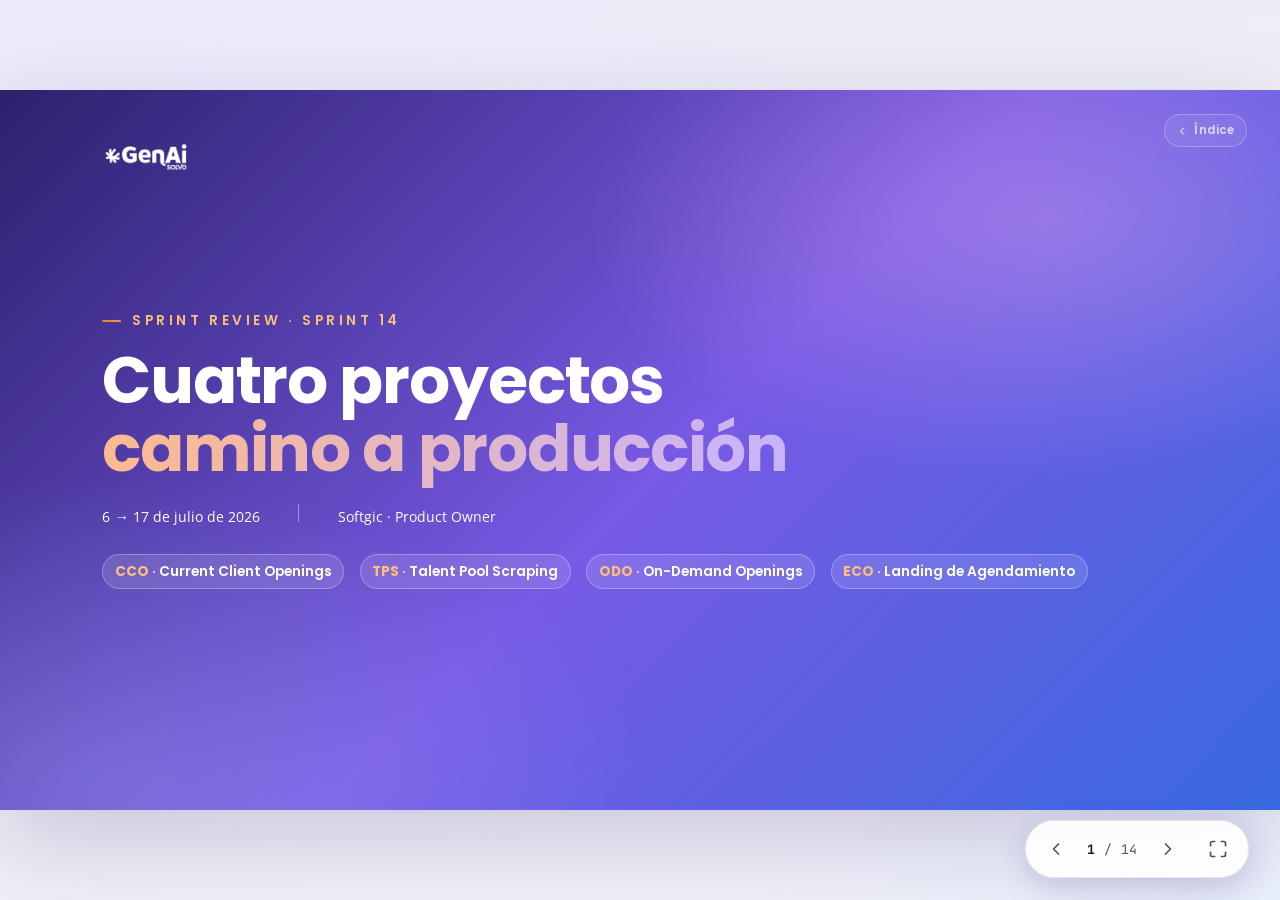
<file: reviews/sprint-14/index.html>
<!doctype html>
<html lang="es">
<head>
<meta charset="utf-8">
<meta name="viewport" content="width=device-width, initial-scale=1, viewport-fit=cover">
<title>Sprint Review 14 · Solvo GenAI</title>
<link rel="icon" href="../../assets/design-system/solvo-genai/logos/SolvoGenAI_Icon_Color.png">
<link rel="stylesheet" href="../../engine/deck.css">
<link rel="stylesheet" href="../../engine/flow.css">
<link rel="stylesheet" href="../../engine/media.css">
</head>
<body>

<div id="deck">
  <div class="stage">

    <!-- ============================================================ COVER -->
    <section class="slide slide--cover">
      <div class="cover-brand"><img src="[data-uri]" alt="Solvo GenAI"></div>
      <span class="eyebrow cover-kicker" data-reveal style="--i:0">Sprint Review · Sprint 14</span>
      <h1 data-reveal style="--i:1">Cuatro proyectos<br><span class="hl">camino a producción</span></h1>
      <div class="cover-meta" data-reveal style="--i:2">
        <span>6 → 17 de julio de 2026</span><span class="sep"></span><span>Softgic · Product Owner</span>
      </div>
      <div class="cover-projects" data-reveal style="--i:3">
        <span class="cp"><b>CCO</b> · Current Client Openings</span>
        <span class="cp"><b>TPS</b> · Talent Pool Scraping</span>
        <span class="cp"><b>ODO</b> · On-Demand Openings</span>
        <span class="cp"><b>ECO</b> · Landing de Agendamiento</span>
      </div>
    </section>

    <!-- =========================================================== AGENDA -->
    <section class="slide slide--content slide--agenda">
      <div class="slide-head"><div class="titles">
        <span class="eyebrow" data-reveal style="--i:0">Agenda</span>
        <h2 data-reveal style="--i:1">Los cuatro proyectos del sprint</h2>
      </div></div>
      <div class="agenda-list">
        <div class="agenda-item" data-reveal style="--i:2">
          <span class="ai-sigla">CCO</span>
          <span class="ai-name">Current Client Openings<small>Cada semana busca las vacantes nuevas de los clientes activos</small></span>
          <span class="badge" data-state="qa"><i class="dot"></i>En QA</span>
        </div>
        <div class="agenda-item" data-reveal style="--i:3">
          <span class="ai-sigla">TPS</span>
          <span class="ai-name">Talent Pool Scraping<small>Captura del email del candidato en el pipeline · change request</small></span>
          <span class="badge" data-state="qa"><i class="dot"></i>En QA</span>
        </div>
        <div class="agenda-item" data-reveal style="--i:4">
          <span class="ai-sigla">ODO</span>
          <span class="ai-name">On-Demand Openings<small>Scraping de vacantes por demanda desde Solvo Platform</small></span>
          <span class="badge" data-state="qa"><i class="dot"></i>En QA</span>
        </div>
        <div class="agenda-item" data-reveal style="--i:5">
          <span class="ai-sigla">ECO</span>
          <span class="ai-name">Landing de Agendamiento<small>Landing propia para reservar reuniones con un comercial</small></span>
          <span class="badge" data-state="none"><i class="dot"></i>Sin desplegar</span>
        </div>
      </div>
      <div class="slide-foot"><span class="foot-mark" aria-hidden="true"></span>Sprint Review 14</div>
    </section>

    <!-- ============================================================ CCO ·· divider -->
    <section class="slide slide--section">
      <span class="sec-index">01 / 04</span>
      <span class="sec-rule" data-reveal style="--i:0"></span>
      <h2 class="sec-title" data-reveal style="--i:1">Current Client Openings</h2>
      <p class="sec-scope" data-reveal style="--i:2">Cada semana busca, sin que nadie la dispare, las vacantes que publican los clientes activos de Solvo y le arma a cada vendedor el listado de sus cuentas.</p>
    </section>

    <!-- ============================================================ CCO ·· flow -->
    <section class="slide slide--content slide--flow">
      <div class="slide-head"><div class="titles">
        <span class="eyebrow">Current Client Openings</span>
        <h2>Detección semanal de vacantes</h2>
        <p class="sub">Cada viernes, en automático: encuentra las vacantes nuevas de los clientes y avisa a su vendedor.</p>
      </div>
      </div>

      <div class="flow">
        <div class="flow-caption">
          <div class="fc-step"><span class="num">01</span><span class="name"></span><span class="cr badge badge--cr" hidden>Change request</span></div>
          <h3 class="fc-title"></h3>
          <p class="fc-desc"></p>
        </div>
        <div class="flow-rail">
          <div class="flow-track"><span class="fill"></span><span class="pulse"></span></div>
          <div class="flow-nodes">
            <button class="flow-node" data-label="Arranque semanal" data-title="Arranque semanal automático" data-desc="Cada viernes el proceso arranca solo, sin que nadie lo dispare."><span class="fn-dot">1</span><span class="fn-label">Arranque semanal</span></button>
            <button class="flow-node" data-label="Chequeo de salud" data-title="Chequeo de salud" data-desc="Antes de empezar, verifica que los servicios externos respondan; si alguno está caído, no arranca para no dejar resultados a medias."><span class="fn-dot">2</span><span class="fn-label">Chequeo de salud</span></button>
            <button class="flow-node" data-label="Clientes activos" data-title="Selección de clientes activos" data-desc="Toma solo las empresas que hoy son clientes de Solvo."><span class="fn-dot">3</span><span class="fn-label">Clientes activos</span></button>
            <button class="flow-node" data-label="Búsqueda en portales" data-title="Búsqueda en Indeed y LinkedIn" data-desc="Busca en paralelo las vacantes publicadas por cada cliente en ambos portales; si una empresa falla, el resto continúa."><span class="fn-dot">4</span><span class="fn-label">Búsqueda en portales</span></button>
            <button class="flow-node" data-label="Consolidación" data-title="Consolidación sin duplicados" data-desc="Guarda las vacantes nuevas y descarta las que ya conocía."><span class="fn-dot">5</span><span class="fn-label">Consolidación</span></button>
            <button class="flow-node" data-label="Reporte al vendedor" data-title="Reporte a cada vendedor" data-desc="Envía a cada vendedor un correo con las vacantes recientes de sus clientes."><span class="fn-dot">6</span><span class="fn-label">Reporte al vendedor</span></button>
          </div>
        </div>
      </div>

      <div class="deploy" data-state="qa">
        <span class="badge" data-state="qa"><i class="dot"></i>En QA</span>
        <span class="deploy-note">En pruebas con el listado oficial de clientes que entregó Solvo. Sale a producción apenas pase la validación — objetivo Sprint 15.</span>
      </div>

      <div class="dock">
        <div class="stack">
          <span class="chips-label">Stack</span>
          <span class="chip">n8n</span><span class="chip">PostgreSQL</span><span class="chip">Oxylabs</span><span class="chip">Apify</span><span class="chip">Brevo</span>
        </div>
      </div>
      <div class="slide-foot"><span class="foot-mark" aria-hidden="true"></span>Sprint Review 14 · CCO</div>
    </section>

    <!-- ============================================================ TPS ·· divider -->
    <section class="slide slide--section">
      <span class="sec-index">02 / 04</span>
      <span class="sec-rule" data-reveal style="--i:0"></span>
      <h2 class="sec-title" data-reveal style="--i:1">Talent Pool Scraping — Release 2</h2>
      <p class="sec-scope" data-reveal style="--i:2">Busca en LinkedIn candidatos abiertos a trabajar fuera de USA y arma un pool listo para reclutar. Este sprint suma la captura del email de cada candidato.</p>
    </section>

    <!-- ============================================================ TPS ·· flow -->
    <section class="slide slide--content slide--flow">
      <div class="slide-head"><div class="titles">
        <span class="eyebrow">Talent Pool Scraping — Release 2</span>
        <h2>Scraping de candidatos #OpenToWork</h2>
        <p class="sub">Busca candidatos abiertos a trabajar en LinkedIn y, desde este sprint, también guarda su email.</p>
      </div>
      </div>

      <div class="flow">
        <div class="flow-caption">
          <div class="fc-step"><span class="num">01</span><span class="name"></span><span class="cr badge badge--cr" hidden>Change request</span></div>
          <h3 class="fc-title"></h3>
          <p class="fc-desc"></p>
        </div>
        <div class="flow-rail">
          <div class="flow-track"><span class="fill"></span><span class="pulse"></span></div>
          <div class="flow-nodes">
            <button class="flow-node" data-label="Disparo programado" data-title="Disparo programado" data-desc="Arranca según la frecuencia configurada y recorre cada perfil de búsqueda, país por país y ciudad por ciudad."><span class="fn-dot">1</span><span class="fn-label">Disparo programado</span></button>
            <button class="flow-node" data-label="Búsqueda de perfiles" data-title="Búsqueda de perfiles en LinkedIn" data-desc="Busca en español e inglés, prioriza la señal open-to-work y excluye reclutadores."><span class="fn-dot">2</span><span class="fn-label">Búsqueda de perfiles</span></button>
            <button class="flow-node" data-label="Validación" data-title="Detalle y validación open-to-work" data-desc="Revisa cada perfil, confirma que esté abierto a trabajar y descarta a quienes no lo están."><span class="fn-dot">3</span><span class="fn-label">Validación</span></button>
            <button class="flow-node is-cr" data-cr data-label="Captura de email" data-title="Captura del <span class='hl'>email</span> del candidato" data-desc="Nuevo este sprint: en la misma corrida busca y guarda el email de cada candidato. Antes se hacía después y a mano; ahora el candidato ya queda listo para contactar."><span class="fn-tag">Change request</span><span class="fn-dot">4</span><span class="fn-label">Captura de email</span></button>
            <button class="flow-node" data-label="Disponibilidad oculta" data-title="Disponibilidad oculta" data-desc="Revisa candidatos que no figuraban disponibles para detectar desempleo o freelance y reincorporarlos al pool."><span class="fn-dot">5</span><span class="fn-label">Disponibilidad oculta</span></button>
          </div>
        </div>
      </div>

      <div class="deploy" data-state="qa">
        <span class="badge" data-state="qa"><i class="dot"></i>En QA</span>
        <span class="deploy-note">En QA la parte nueva: la búsqueda del email de cada candidato. Pasa a producción en el Sprint 16.</span>
      </div>

      <div class="dock">
        <div class="stack">
          <span class="chips-label">Stack</span>
          <span class="chip">n8n</span><span class="chip">Oxylabs</span><span class="chip">PostgreSQL</span><span class="chip">servicio de email</span><span class="chip">OpenAI</span><span class="chip">Brevo</span>
        </div>
      </div>
      <div class="slide-foot"><span class="foot-mark" aria-hidden="true"></span>Sprint Review 14 · TPS</div>
    </section>

    <!-- ============================================================ ODO ·· divider -->
    <section class="slide slide--section">
      <span class="sec-index">03 / 04</span>
      <span class="sec-rule" data-reveal style="--i:0"></span>
      <h2 class="sec-title" data-reveal style="--i:1">On-Demand Openings</h2>
      <p class="sec-scope" data-reveal style="--i:2">Desde Solvo Platform, el comercial pide las vacantes de una empresa puntual y revisa el resultado antes de guardarlo, sin esperar al barrido semanal.</p>
    </section>

    <!-- ============================================================ ODO ·· flow -->
    <section class="slide slide--content slide--flow">
      <div class="slide-head"><div class="titles">
        <span class="eyebrow">On-Demand Openings</span>
        <h2>Scraping de vacantes por demanda</h2>
        <p class="sub">El comercial dispara, revisa un preview y decide qué guardar.</p>
      </div>
      </div>

      <div class="flow">
        <div class="flow-caption">
          <div class="fc-step"><span class="num">01</span><span class="name"></span><span class="cr badge badge--cr" hidden>Change request</span></div>
          <h3 class="fc-title"></h3>
          <p class="fc-desc"></p>
        </div>
        <div class="flow-rail">
          <div class="flow-track"><span class="fill"></span><span class="pulse"></span></div>
          <div class="flow-nodes">
            <button class="flow-node" data-label="Disparo" data-title="Disparo desde la plataforma" data-desc="Un comercial pide las vacantes de una empresa puntual; la plataforma verifica que no se haya consultado hace poco."><span class="fn-dot">1</span><span class="fn-label">Disparo</span></button>
            <button class="flow-node" data-label="Búsqueda" data-title="Búsqueda sin guardar" data-desc="Busca las vacantes recientes de esa empresa en Indeed y LinkedIn, sin guardar nada todavía."><span class="fn-dot">2</span><span class="fn-label">Búsqueda</span></button>
            <button class="flow-node" data-label="Preview" data-title="Preview para el usuario" data-desc="Muestra el resultado en la plataforma para que el comercial revise y elija qué aceptar."><span class="fn-dot">3</span><span class="fn-label">Preview</span></button>
            <button class="flow-node" data-label="Confirmación" data-title="Confirmación y guardado" data-desc="Las vacantes aceptadas se traen completas, se evalúa con IA su viabilidad remota y se guardan asociadas a la empresa."><span class="fn-dot">4</span><span class="fn-label">Confirmación</span></button>
            <button class="flow-node" data-label="Trazabilidad" data-title="Trazabilidad de la corrida" data-desc="Cada corrida queda registrada: resultados, conteos y consumo."><span class="fn-dot">5</span><span class="fn-label">Trazabilidad</span></button>
          </div>
        </div>
      </div>

      <div class="deploy" data-state="qa">
        <span class="badge" data-state="qa"><i class="dot"></i>En QA</span>
        <span class="deploy-note">En QA. Antes de salir a producción falta decidir en qué máquina va a correr — objetivo Sprint 16.</span>
      </div>

      <div class="dock">
        <div class="stack">
          <span class="chips-label">Stack</span>
          <span class="chip">n8n</span><span class="chip">Oxylabs</span><span class="chip">OpenAI</span><span class="chip">PostgreSQL</span><span class="chip">Solvo Platform</span>
        </div>
      </div>
      <div class="slide-foot"><span class="foot-mark" aria-hidden="true"></span>Sprint Review 14 · ODO</div>
    </section>

    <!-- ============================================================ ODO ·· media -->
    <section class="slide slide--content slide--media-slide">
      <div class="slide-head"><div class="titles">
        <span class="eyebrow">On-Demand Openings</span>
        <h2>La experiencia en Solvo Platform</h2>
        <p class="sub">Dónde dispara el comercial y cómo revisa el resultado.</p>
      </div></div>

      <div class="media">
        <div class="browser">
          <div class="bar"><div class="traffic"><i></i><i></i><i></i></div><div class="url">solvoplatform.solvoglobal.com · Sales Hub</div></div>
          <div class="viewport">
            <div class="frame is-active" data-cap="Disparo desde el listado de Empresas">
              <img src="[data-uri]" alt="Listado de Empresas con el popup Scrape Vacancies y la empresa buscada por nombre">
            </div>
            <div class="frame" data-cap="Preview antes de guardar">
              <img src="[data-uri]" alt="Popup con las vacantes encontradas por portal, listas para confirmar">
            </div>
            <div class="frame" data-cap="Vacantes guardadas en la empresa">
              <img src="[data-uri]" alt="Detalle de la empresa, tab Vacantes, con el botón Scrape Vacancies Now">
            </div>
            <div class="frame" data-cap="Aviso por consulta reciente">
              <img src="[data-uri]" alt="Popup avisando que la empresa ya se consultó hace poco">
            </div>
          </div>
        </div>
        <div class="media-nav">
          <button class="arrow" data-slide="prev" aria-label="Anterior"><svg viewBox="0 0 24 24"><path d="M15 18l-6-6 6-6"/></svg></button>
          <div class="dots"><button class="is-active" aria-label="1"></button><button aria-label="2"></button><button aria-label="3"></button><button aria-label="4"></button></div>
          <span class="cap"></span>
          <button class="arrow" data-slide="next" aria-label="Siguiente"><svg viewBox="0 0 24 24"><path d="M9 6l6 6-6 6"/></svg></button>
        </div>
      </div>
      <div class="slide-foot"><span class="foot-mark" aria-hidden="true"></span>Sprint Review 14 · ODO</div>
    </section>

    <!-- ============================================================ ECO ·· divider -->
    <section class="slide slide--section">
      <span class="sec-index">04 / 04</span>
      <span class="sec-rule" data-reveal style="--i:0"></span>
      <h2 class="sec-title" data-reveal style="--i:1">Landing de Agendamiento</h2>
      <p class="sec-scope" data-reveal style="--i:2">Una página propia con marca Solvo donde el prospecto elige día y hora y agenda su reunión. Reemplaza la página genérica de Microsoft Bookings.</p>
    </section>

    <!-- ============================================================ ECO ·· landing -->
    <section class="slide slide--content slide--landing-slide">
      <div class="slide-head"><div class="titles">
        <span class="eyebrow">Landing de Agendamiento</span>
        <h2>La landing en vivo · QA</h2>
        <p class="sub">Integración real con el calendario, corriendo en QA.</p>
      </div></div>

      <div class="landing">
        <div class="device-wrap">
          <div class="device-toolbar">
            <div class="seg">
              <button data-device="desktop" class="is-active"><svg viewBox="0 0 24 24"><rect x="2" y="4" width="20" height="13" rx="1.5"/><path d="M8 21h8M12 17v4"/></svg>Desktop</button>
              <button data-device="tablet"><svg viewBox="0 0 24 24"><rect x="5" y="2" width="14" height="20" rx="2"/><path d="M11 18h2"/></svg>Tablet</button>
              <button data-device="mobile"><svg viewBox="0 0 24 24"><rect x="7" y="2" width="10" height="20" rx="2"/><path d="M11 18h2"/></svg>Mobile</button>
            </div>
            <a class="open-link" href="https://ambitious-field-079c8cb0f.7.azurestaticapps.net/booking" target="_blank" rel="noopener">Abrir landing<svg viewBox="0 0 24 24"><path d="M7 17L17 7M9 7h8v8"/></svg></a>
          </div>
          <div class="device-stage">
            <div class="device" data-device="desktop">
              <div class="browser">
                <div class="bar"><div class="traffic"><i></i><i></i><i></i></div><div class="url">book.solvoglobal.com · QA</div></div>
                <div class="viewport">
                  <div class="frame-loading">Cargando la landing de QA…</div>
                  <iframe title="Landing de Agendamiento (QA)" data-src="https://ambitious-field-079c8cb0f.7.azurestaticapps.net/booking" loading="lazy"></iframe>
                </div>
              </div>
            </div>
          </div>
        </div>

        <aside>
          <p class="a-lead">El prospecto llega ya identificado por la URL del cold email — <b>sin formulario</b>.</p>
          <ul class="a-flow">
            <li>Ve la disponibilidad real del calendario.</li>
            <li>Elige día y hora y confirma.</li>
            <li>Se crea la reunión con videollamada en Teams.</li>
            <li>Recibe el correo de confirmación y descarga el <code>.ics</code>.</li>
          </ul>
          <div>
            <span class="chips-label">Stack</span>
            <div class="a-stack" style="margin-top:1cqh">
              <span class="chip">Azure Static Web App</span><span class="chip">Azure Container App</span><span class="chip">Microsoft Graph</span><span class="chip">M365</span><span class="chip">Brevo</span><span class="chip">PostgreSQL</span>
            </div>
          </div>
          <div class="status" style="align-items:flex-start;text-align:left">
            <span class="badge" data-state="none"><i class="dot"></i>Sin desplegar</span>
            <span class="note" style="max-width:34ch">MVP con 4 bloqueantes de infraestructura. → Prod Sprint 15. Dominio definitivo <code>book.solvoglobal.com</code> pendiente de go-live.</span>
          </div>
        </aside>
      </div>
      <div class="slide-foot"><span class="foot-mark" aria-hidden="true"></span>Sprint Review 14 · ECO</div>
    </section>

    <!-- ============================================================ ECO ·· correos -->
    <section class="slide slide--content slide--mails-slide">
      <div class="slide-head"><div class="titles">
        <span class="eyebrow">Landing de Agendamiento</span>
        <h2>Correos de confirmación</h2>
      </div></div>

      <div class="mails">
        <div class="mail-row">
          <figure class="mail">
            <figcaption>
              <span class="to">Al prospecto</span>
              <span class="subject">“Your meeting with Solvo is confirmed”</span>
            </figcaption>
            <div class="shot"><img src="[data-uri]" alt="Correo de confirmación que recibe el prospecto"></div>
          </figure>
          <figure class="mail">
            <figcaption>
              <span class="to">Aviso interno</span>
              <span class="subject">“New meeting booked: Sarah Chen (Acme Corp)”</span>
            </figcaption>
            <div class="shot"><img src="[data-uri]" alt="Aviso interno a la cuenta de agendamiento"></div>
          </figure>
        </div>
        <p class="mail-note">Cada reserva dispara <b>dos correos</b> con marca propia: al prospecto, con la fecha, la hora y el enlace de la videollamada; y un aviso interno a la cuenta de agendamiento, con los datos del prospecto para reasignar el comercial.</p>
      </div>
      <div class="slide-foot"><span class="foot-mark" aria-hidden="true"></span>Sprint Review 14 · ECO</div>
    </section>

    <!-- ======================================================= PRÓXIMOS PASOS -->
    <section class="slide slide--content slide--next">
      <div class="slide-head"><div class="titles">
        <span class="eyebrow" data-reveal style="--i:0">Próximos pasos</span>
        <h2 data-reveal style="--i:1">Qué sigue por proyecto</h2>
      </div></div>
      <div class="next-grid">
        <div class="next-card" data-reveal style="--i:2">
          <h3>Current Client Openings</h3>
          <p class="step">Cargar el listado oficial de clientes y cerrar QA.</p>
          <span class="target">→ Producción · Sprint 15 (31 jul)</span>
        </div>
        <div class="next-card" data-reveal style="--i:3">
          <h3>Talent Pool Scraping</h3>
          <p class="step">Instancia n8n dedicada en producción y cierre de QA de la captura de email.</p>
          <span class="target">→ Producción · Sprint 16 (14 ago)</span>
        </div>
        <div class="next-card" data-reveal style="--i:4">
          <h3>On-Demand Openings</h3>
          <p class="step">Definir y aprovisionar la máquina destino en producción; el release de Solvo Platform con On-Demand entra a validación.</p>
          <span class="target">→ Producción · Sprint 16 (14 ago)</span>
        </div>
        <div class="next-card" data-reveal style="--i:5">
          <h3>Landing de Agendamiento</h3>
          <p class="step">Resolver los 4 bloqueantes de infraestructura e integrar el despliegue real; luego Email Cold Outreach agenda con la landing.</p>
          <span class="target">→ Producción · Sprint 15 (31 jul)</span>
        </div>
      </div>
      <div class="slide-foot"><span class="foot-mark" aria-hidden="true"></span>Sprint Review 14</div>
    </section>

    <!-- ============================================================== CIERRE -->
    <section class="slide slide--end">
      <div class="cover-brand"><img src="[data-uri]" alt="Solvo GenAI"></div>
      <h2 data-reveal style="--i:0">¿Preguntas?</h2>
      <p class="end-sub" data-reveal style="--i:1">Gracias — Sprint Review 14 · Softgic Product Owner</p>
    </section>

  </div><!-- /stage -->

  <!-- controls -->
  <div class="controls">
    <button class="ctrl" data-action="prev" aria-label="Anterior"><svg viewBox="0 0 24 24"><path d="M15 18l-6-6 6-6"/></svg></button>
    <span class="counter"><b data-counter-cur>1</b> / <span data-counter-tot>14</span></span>
    <button class="ctrl" data-action="next" aria-label="Siguiente"><svg viewBox="0 0 24 24"><path d="M9 6l6 6-6 6"/></svg></button>
    <button class="ctrl" data-action="fullscreen" aria-label="Pantalla completa"><svg viewBox="0 0 24 24"><path d="M8 3H5a2 2 0 0 0-2 2v3M16 3h3a2 2 0 0 1 2 2v3M21 16v3a2 2 0 0 1-2 2h-3M3 16v3a2 2 0 0 0 2 2h3"/></svg></button>
  </div>
</div>

<script src="../../engine/deck.js"></script>
<script src="../../engine/flow.js"></script>
<script src="../../engine/media.js"></script>
</body>
</html>
</file>
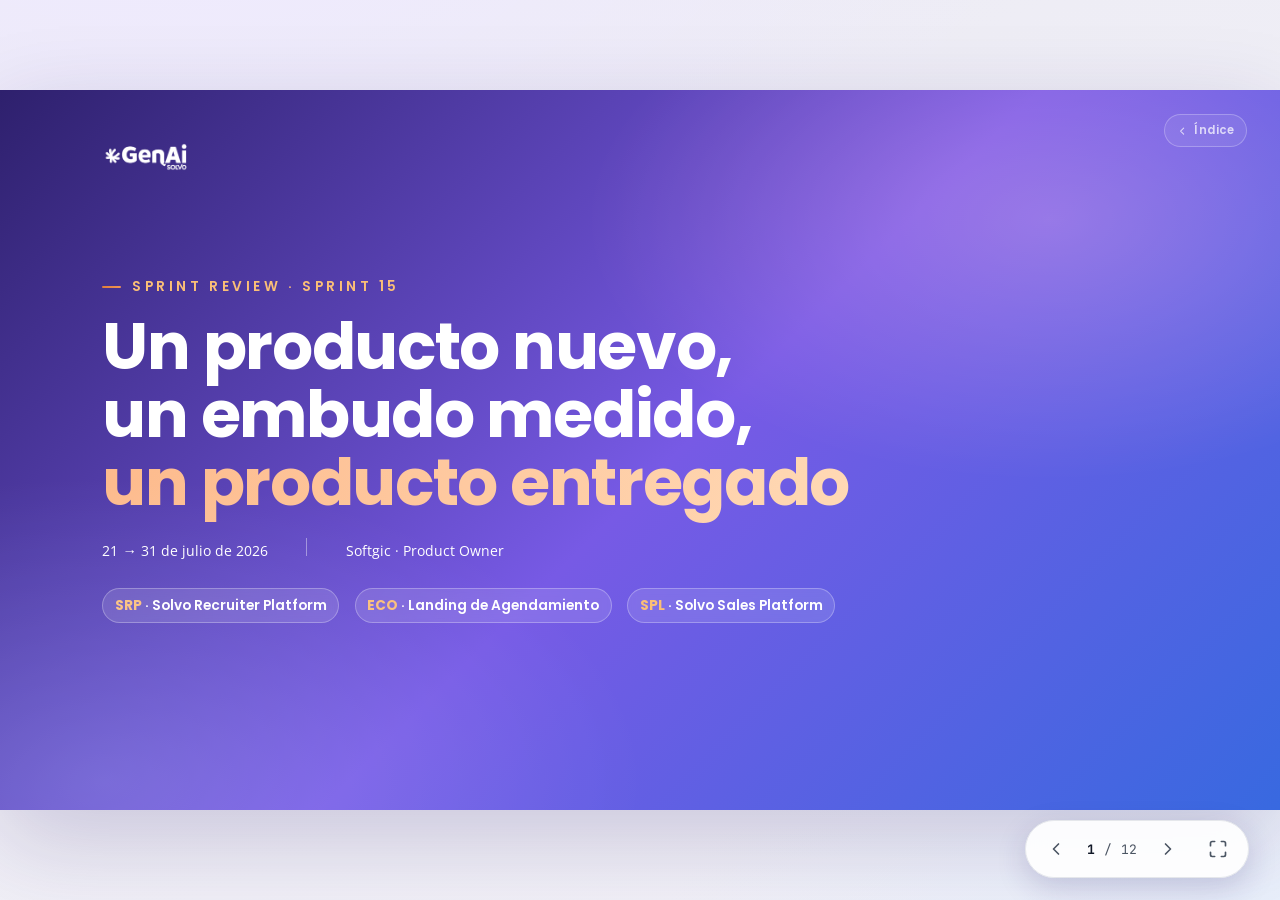
<file: reviews/sprint-15/index.html>
<!doctype html>
<html lang="es">
<head>
<meta charset="utf-8">
<meta name="viewport" content="width=device-width, initial-scale=1, viewport-fit=cover">
<title>Sprint Review 15 · Solvo GenAI</title>
<link rel="icon" href="../../assets/design-system/solvo-genai/logos/SolvoGenAI_Icon_Color.png">
<link rel="stylesheet" href="../../engine/deck.css">
<link rel="stylesheet" href="../../engine/flow.css">
<link rel="stylesheet" href="../../engine/media.css">
<style>
  /* Las capturas de la plataforma son 2360×1640; el marco del motor asume 4:3. */
  .media .browser { aspect-ratio: 2360 / 1640; }

  /* El degradado del motor termina en lavanda y sobre el fondo de firma
     la última palabra se pierde; acá el título ocupa tres líneas. */
  .slide--cover h1 .hl {
    background: linear-gradient(100deg, #FDBA8C 0%, #FFD9B5 100%);
    -webkit-background-clip: text; background-clip: text;
  }

  /* Tres frentes en vez de cuatro: la lista se centra en lugar de colgar del título. */
  .slide--agenda .agenda-list { flex: 1; min-height: 0; justify-content: center; gap: 1.6cqh; }
  .agenda-item .ai-sigla small {
    display: block; font-family: var(--font-body); font-weight: 600; font-size: 1.4cqh;
    color: var(--ink-3); margin-top: .4cqh; letter-spacing: .02em;
  }

  /* Las grillas de tarjetas se centran en el alto disponible. */
  .next-grid, .pack-grid { flex: 1; min-height: 0; align-content: center; }

  /* La última tarjeta del paquete acompaña al frente que sigue. */
  .next-card--wide { grid-column: 1 / -1; display: grid; grid-template-columns: 1fr auto; align-items: center; gap: 3cqw; }
  .next-card--wide .nc-body { display: flex; flex-direction: column; gap: 1.2cqh; }
  .proto-link {
    display: inline-flex; align-items: center; gap: .7cqw; white-space: nowrap;
    font-family: var(--font-heading); font-weight: 600; font-size: 1.7cqh;
    color: var(--ink-2); text-decoration: none;
    padding: 1.1cqh 1.6cqh; border: 1px solid var(--line); border-radius: var(--radius-full);
    background: var(--surface); transition: border-color .2s, color .2s, background .2s;
  }
  .proto-link:hover { border-color: var(--energy); color: var(--energy-d); background: var(--surface-2); }
  .proto-link svg { width: 1.9cqh; height: 1.9cqh; fill: none; stroke: currentColor; stroke-width: 2; stroke-linecap: round; stroke-linejoin: round; }

  /* Paquete de entrega — Solvo Sales Platform: 5 tarjetas, la segunda fila centrada. */
  .pack-grid { display: grid; grid-template-columns: repeat(6, 1fr); gap: 2cqh 2.2cqw; margin-top: 3.2cqh; }
  .pack-card { grid-column: span 2; }
  .pack-card:nth-child(4) { grid-column: 2 / span 2; }
  .pack-card:nth-child(5) { grid-column: 4 / span 2; }
  .pack-card {
    background: var(--surface-2); border: 1px solid var(--line); border-radius: var(--radius-xl);
    padding: 2.4cqh; display: flex; flex-direction: column; gap: 1cqh;
    position: relative; overflow: hidden;
  }
  .pack-card::before { content: ""; position: absolute; left: 0; top: 0; bottom: 0; width: 4px; background: var(--grad-heat); }
  .pack-card h3 { font-size: 2.2cqh; }
  .pack-card p { font-size: 1.75cqh; color: var(--ink-2); line-height: 1.45; margin: 0; }
  .pack-card .pk-tick {
    position: absolute; top: 2cqh; right: 1.4cqw; width: 2.4cqh; height: 2.4cqh; border-radius: 50%;
    background: var(--color-success-light); color: var(--color-success-dark);
    display: grid; place-items: center; font-size: 1.5cqh; font-weight: 700;
  }
</style>
</head>
<body>

<div id="deck">
  <div class="stage">

    <!-- ============================================================ COVER -->
    <section class="slide slide--cover">
      <div class="cover-brand"><img src="[data-uri]" alt="Solvo GenAI"></div>
      <span class="eyebrow cover-kicker" data-reveal style="--i:0">Sprint Review · Sprint 15</span>
      <h1 data-reveal style="--i:1">Un producto nuevo,<br>un embudo medido,<br><span class="hl">un producto entregado</span></h1>
      <div class="cover-meta" data-reveal style="--i:2">
        <span>21 → 31 de julio de 2026</span><span class="sep"></span><span>Softgic · Product Owner</span>
      </div>
      <div class="cover-projects" data-reveal style="--i:3">
        <span class="cp"><b>SRP</b> · Solvo Recruiter Platform</span>
        <span class="cp"><b>ECO</b> · Landing de Agendamiento</span>
        <span class="cp"><b>SPL</b> · Solvo Sales Platform</span>
      </div>
    </section>

    <!-- =========================================================== AGENDA -->
    <section class="slide slide--content slide--agenda">
      <div class="slide-head"><div class="titles">
        <span class="eyebrow" data-reveal style="--i:0">Agenda</span>
        <h2 data-reveal style="--i:1">Los tres frentes del sprint</h2>
      </div></div>
      <div class="agenda-list">
        <div class="agenda-item" data-reveal style="--i:2">
          <span class="ai-sigla">SRP<small>14 historias</small></span>
          <span class="ai-name">Solvo Recruiter Platform<small>El recruiter configura qué busca, revisa los candidatos y los contacta</small></span>
          <span class="badge" data-state="qa"><i class="dot"></i>En QA</span>
        </div>
        <div class="agenda-item" data-reveal style="--i:3">
          <span class="ai-sigla">ECO<small>11 historias</small></span>
          <span class="ai-name">Landing de Agendamiento<small>Todo el recorrido del prospecto, medido de punta a punta</small></span>
          <span class="badge" data-state="qa"><i class="dot"></i>En QA</span>
        </div>
        <div class="agenda-item" data-reveal style="--i:4">
          <span class="ai-sigla">SPL<small>14 historias</small></span>
          <span class="ai-name">Solvo Sales Platform<small>Los cinco pipelines del producto, listos para entregar</small></span>
          <span class="badge" data-state="prod"><i class="dot"></i>Handoff · sprint 17</span>
        </div>
      </div>
      <div class="slide-foot"><span class="foot-mark" aria-hidden="true"></span>Sprint Review 15</div>
    </section>

    <!-- ============================================================ SRP ·· divider -->
    <section class="slide slide--section">
      <span class="sec-index">01 / 03</span>
      <span class="sec-rule" data-reveal style="--i:0"></span>
      <h2 class="sec-title" data-reveal style="--i:1">Solvo Recruiter Platform</h2>
      <p class="sec-scope" data-reveal style="--i:2">La plataforma donde el recruiter define qué perfil busca, revisa los candidatos que el sistema ya encontró en LinkedIn y los contacta por correo, sin salir de la herramienta.</p>
    </section>

    <!-- ============================================================ SRP ·· capturas -->
    <section class="slide slide--content slide--media-slide">
      <div class="slide-head"><div class="titles">
        <span class="eyebrow">Solvo Recruiter Platform</span>
        <h2>El MVP completo, en QA</h2>
        <p class="sub">Tres pantallas: qué se busca, con qué reglas y quiénes aparecen.</p>
      </div></div>

      <div class="media">
        <div class="browser">
          <div class="bar"><div class="traffic"><i></i><i></i><i></i></div><div class="url">Solvo Recruiter Platform · QA</div></div>
          <div class="viewport">
            <div class="frame is-active" data-cap="Perfiles de búsqueda · qué busca el pipeline">
<img src="[data-uri]" alt="Perfiles de búsqueda · qué busca el pipeline">
            </div>
            <div class="frame" data-cap="Parámetros · las reglas del sistema">
<img src="[data-uri]" alt="Parámetros · las reglas del sistema">
            </div>
            <div class="frame" data-cap="Búsqueda de candidatos · el día a día del recruiter">
<img src="[data-uri]" alt="Búsqueda de candidatos · el día a día del recruiter">
            </div>
          </div>
        </div>
        <div class="media-nav">
          <button class="arrow" data-slide="prev" aria-label="Anterior"><svg viewBox="0 0 24 24"><path d="M15 18l-6-6 6-6"/></svg></button>
          <div class="dots"><button class="is-active" aria-label="1"></button><button aria-label="2"></button><button aria-label="3"></button></div>
          <span class="cap"></span>
          <button class="arrow" data-slide="next" aria-label="Siguiente"><svg viewBox="0 0 24 24"><path d="M9 6l6 6-6 6"/></svg></button>
        </div>
      </div>
      <div class="slide-foot"><span class="foot-mark" aria-hidden="true"></span>Sprint Review 15 · SRP</div>
    </section>

    <!-- ============================================================ SRP ·· outreach -->
    <section class="slide slide--content slide--landing-slide">
      <div class="slide-head"><div class="titles">
        <span class="eyebrow">Solvo Recruiter Platform</span>
        <h2>Lo que le llega al candidato</h2>
        <p class="sub">El recruiter selecciona a quiénes contactar y el envío sale por Brevo.</p>
      </div></div>

      <div class="landing">
        <div class="device-wrap">
          <div class="device-toolbar">
            <div class="seg">
              <button data-device="desktop" class="is-active"><svg viewBox="0 0 24 24"><rect x="2" y="4" width="20" height="13" rx="1.5"/><path d="M8 21h8M12 17v4"/></svg>Desktop</button>
              <button data-device="tablet"><svg viewBox="0 0 24 24"><rect x="5" y="2" width="14" height="20" rx="2"/><path d="M11 18h2"/></svg>Tablet</button>
              <button data-device="mobile"><svg viewBox="0 0 24 24"><rect x="7" y="2" width="10" height="20" rx="2"/><path d="M11 18h2"/></svg>Mobile</button>
            </div>
            <a class="open-link" href="https://solvo-genai-prototypes.vercel.app/prototypes/solvo-recruiter-platform-outreach/recruiter-outreach-invitation-preview.html" target="_blank" rel="noopener">Abrir correo<svg viewBox="0 0 24 24"><path d="M7 17L17 7M9 7h8v8"/></svg></a>
          </div>
          <div class="device-stage">
            <div class="device" data-device="desktop">
              <div class="browser">
                <div class="bar"><div class="traffic"><i></i><i></i><i></i></div><div class="url">Invitación a aplicar · plantilla en Brevo</div></div>
                <div class="viewport">
                  <div class="frame-loading">Cargando el correo de outreach…</div>
                  <iframe title="Correo de outreach al candidato" data-src="https://solvo-genai-prototypes.vercel.app/prototypes/solvo-recruiter-platform-outreach/recruiter-outreach-invitation-preview.html" loading="lazy"></iframe>
                </div>
              </div>
            </div>
          </div>
        </div>

        <aside>
          <p class="a-lead">Sobre el listado de resultados, el recruiter marca candidatos y dispara el outreach <b>sin salir de la plataforma</b>.</p>
          <ul class="a-flow">
            <li>Selección múltiple sobre los candidatos encontrados.</li>
            <li>Un correo por candidato, con la plantilla aprobada.</li>
            <li>Cada envío queda registrado con su resultado.</li>
            <li>El candidato aplica desde el mismo correo.</li>
          </ul>
          <div>
            <span class="chips-label">Stack</span>
            <div class="a-stack" style="margin-top:1cqh">
              <span class="chip">Angular</span><span class="chip">FastAPI</span><span class="chip">Azure Container App</span><span class="chip">Brevo</span><span class="chip">PostgreSQL</span>
            </div>
          </div>
          <div class="status" style="align-items:flex-start;text-align:left">
            <span class="badge" data-state="qa"><i class="dot"></i>En QA</span>
            <span class="note" style="max-width:34ch">Desarrollo del MVP cerrado en este sprint. → Producción Sprint 17.</span>
          </div>
        </aside>
      </div>
      <div class="slide-foot"><span class="foot-mark" aria-hidden="true"></span>Sprint Review 15 · SRP</div>
    </section>

    <!-- ============================================================ ECO ·· divider -->
    <section class="slide slide--section">
      <span class="sec-index">02 / 03</span>
      <span class="sec-rule" data-reveal style="--i:0"></span>
      <h2 class="sec-title" data-reveal style="--i:1">Landing de Agendamiento</h2>
      <p class="sec-scope" data-reveal style="--i:2">La landing propia para reservar reunión con un comercial; desde este sprint, cada paso del recorrido del prospecto queda medido, sin herramientas de analítica de terceros.</p>
    </section>

    <!-- ============================================================ ECO ·· embudo -->
    <section class="slide slide--content slide--flow">
      <div class="slide-head"><div class="titles">
        <span class="eyebrow">Landing de Agendamiento</span>
        <h2>De correo enviado a reunión agendada, medido</h2>
        <p class="sub">Cada evento del recorrido, identificado por prospecto y empresa, en una tabla propia.</p>
      </div>
      </div>

      <div class="flow">
        <div class="flow-caption">
          <div class="fc-step"><span class="num">01</span><span class="name"></span><span class="cr badge badge--cr" hidden>Change request</span></div>
          <h3 class="fc-title"></h3>
          <p class="fc-desc"></p>
        </div>
        <div class="flow-rail">
          <div class="flow-track"><span class="fill"></span><span class="pulse"></span></div>
          <div class="flow-nodes">
            <button class="flow-node" data-label="Correo entregado" data-title="Correo entregado" data-desc="Brevo confirma que el cold email llegó al prospecto. Es el punto de partida del embudo y la base sobre la que se calcula todo lo demás."><span class="fn-dot">1</span><span class="fn-label">Correo entregado</span></button>
            <button class="flow-node" data-label="Apertura y clic" data-title="Apertura y clic" data-desc="El prospecto abre el correo y pulsa el enlace. Los dos momentos llegan por el webhook de engagement de Brevo, sin píxeles ni herramientas de terceros."><span class="fn-dot">2</span><span class="fn-label">Apertura y clic</span></button>
            <button class="flow-node" data-label="Llegada a la landing" data-title="Llegada a la landing" data-desc="La landing registra la visita con el prospecto y la empresa que venían en el enlace del correo. Si alguien llega sin identidad, la visita se cuenta igual, como anónima."><span class="fn-dot">3</span><span class="fn-label">Llegada a la landing</span></button>
            <button class="flow-node" data-label="Disponibilidad" data-title="Disponibilidad mostrada" data-desc="Queda registrado si el prospecto vio horarios disponibles o una agenda vacía. Distingue al que no quiso agendar del que no encontró cupo — dos abandonos que antes se veían iguales."><span class="fn-dot">4</span><span class="fn-label">Disponibilidad</span></button>
            <button class="flow-node" data-label="Horario elegido" data-title="Horario elegido" data-desc="Se registra el horario que eligió y por qué camino llegó: las tarjetas de franja o el calendario. Revela cuál de los dos lleva a reservar."><span class="fn-dot">5</span><span class="fn-label">Horario elegido</span></button>
            <button class="flow-node" data-label="Reserva confirmada" data-title="<span class='hl'>Reserva confirmada</span>" data-desc="La escribe el servidor al crear la reunión, no el navegador: el conteo de conversión no se pierde aunque el prospecto tenga un bloqueador."><span class="fn-dot">6</span><span class="fn-label">Reserva confirmada</span></button>
          </div>
        </div>
      </div>

      <div class="deploy" data-state="qa">
        <span class="badge" data-state="qa"><i class="dot"></i>En QA</span>
        <span class="deploy-note">La landing quedó desplegada en la infraestructura de producción con su dominio definitivo; la prueba E2E del agendamiento en producción es el 17 de agosto y la salida el 18.</span>
      </div>

      <div class="dock">
        <div class="stack">
          <span class="chips-label">Stack</span>
          <span class="chip">n8n</span><span class="chip">PostgreSQL</span><span class="chip">Brevo</span><span class="chip">Azure Container App</span><span class="chip">Azure Static Web App</span>
        </div>
      </div>
      <div class="slide-foot"><span class="foot-mark" aria-hidden="true"></span>Sprint Review 15 · ECO</div>
    </section>

    <!-- ============================================================ ECO ·· reporte -->
    <section class="slide slide--content slide--landing-slide">
      <div class="slide-head"><div class="titles">
        <span class="eyebrow">Landing de Agendamiento</span>
        <h2>Así llega el reporte, cada semana</h2>
        <p class="sub">Las métricas del período por correo; el detalle de eventos va adjunto en CSV.</p>
      </div></div>

      <div class="landing">
        <div class="device-wrap">
          <div class="device-toolbar">
            <div class="seg">
              <button data-device="desktop" class="is-active"><svg viewBox="0 0 24 24"><rect x="2" y="4" width="20" height="13" rx="1.5"/><path d="M8 21h8M12 17v4"/></svg>Desktop</button>
              <button data-device="tablet"><svg viewBox="0 0 24 24"><rect x="5" y="2" width="14" height="20" rx="2"/><path d="M11 18h2"/></svg>Tablet</button>
              <button data-device="mobile"><svg viewBox="0 0 24 24"><rect x="7" y="2" width="10" height="20" rx="2"/><path d="M11 18h2"/></svg>Mobile</button>
            </div>
            <a class="open-link" href="https://solvo-genai-prototypes.vercel.app/prototypes/email-cold-outreach-funnel-report/sales-funnel-report-preview.html" target="_blank" rel="noopener">Abrir reporte<svg viewBox="0 0 24 24"><path d="M7 17L17 7M9 7h8v8"/></svg></a>
          </div>
          <div class="device-stage">
            <div class="device" data-device="desktop">
              <div class="browser">
                <div class="bar"><div class="traffic"><i></i><i></i><i></i></div><div class="url">Reporte semanal del funnel · plantilla en Brevo</div></div>
                <div class="viewport">
                  <div class="frame-loading">Cargando el reporte semanal…</div>
                  <iframe title="Reporte semanal del funnel" data-src="https://solvo-genai-prototypes.vercel.app/prototypes/email-cold-outreach-funnel-report/sales-funnel-report-preview.html" loading="lazy"></iframe>
                </div>
              </div>
            </div>
          </div>
        </div>

        <aside>
          <p class="a-lead">Cada semana, sin que nadie lo pida: las métricas del período <b>y el detalle completo</b> de los eventos.</p>
          <ul class="a-flow">
            <li>Se calculan las métricas del período cerrado.</li>
            <li>Se exporta el detalle de eventos en CSV.</li>
            <li>El correo sale con plantilla propia y el CSV adjunto.</li>
            <li>Fija el baseline de conversión antes del Release 2.</li>
          </ul>
          <div>
            <span class="chips-label">Stack</span>
            <div class="a-stack" style="margin-top:1cqh">
              <span class="chip">n8n</span><span class="chip">PostgreSQL</span><span class="chip">Brevo</span>
            </div>
          </div>
          <div class="status" style="align-items:flex-start;text-align:left">
            <span class="badge" data-state="qa"><i class="dot"></i>En QA</span>
            <span class="note" style="max-width:34ch">La medición acompaña al go-live de la landing, para no perder los primeros envíos.</span>
          </div>
        </aside>
      </div>
      <div class="slide-foot"><span class="foot-mark" aria-hidden="true"></span>Sprint Review 15 · ECO</div>
    </section>

    <!-- ============================================================ SPL ·· divider -->
    <section class="slide slide--section">
      <span class="sec-index">03 / 03</span>
      <span class="sec-rule" data-reveal style="--i:0"></span>
      <h2 class="sec-title" data-reveal style="--i:1">Solvo Sales Platform</h2>
      <p class="sec-scope" data-reveal style="--i:2">Los cinco pipelines del producto quedan documentados, respaldados y con sus datos al día para entregárselos al equipo de Solvo.</p>
    </section>

    <!-- ============================================================ SPL ·· paquete -->
    <section class="slide slide--content slide--next">
      <div class="slide-head"><div class="titles">
        <span class="eyebrow" data-reveal style="--i:0">Pre-Handoff</span>
        <h2 data-reveal style="--i:1">Listo para entregar</h2>
        <p class="sub" data-reveal style="--i:2">El paquete de entrega quedó cerrado en este sprint.</p>
      </div></div>
      <div class="pack-grid">
        <div class="pack-card" data-reveal style="--i:3">
          <span class="pk-tick">✓</span>
          <h3>Listado oficial de clientes</h3>
          <p>Current Client Openings ya corre con los clientes reales de Solvo y el vendedor asignado a cada cuenta.</p>
        </div>
        <div class="pack-card" data-reveal style="--i:4">
          <span class="pk-tick">✓</span>
          <h3>6 documentos técnicos</h3>
          <p>Uno por pipeline: Current Client Openings, General US Openings, On-Demand Openings, Company's and Decision-Makers, Email Cold Outreach y Solvo Platform.</p>
        </div>
        <div class="pack-card" data-reveal style="--i:5">
          <span class="pk-tick">✓</span>
          <h3>5 exports JSON</h3>
          <p>El respaldo de cada automatización, listo para reimportar en cualquier momento.</p>
        </div>
        <div class="pack-card" data-reveal style="--i:6">
          <span class="pk-tick">✓</span>
          <h3>Wiki de base de datos</h3>
          <p>Actualizada con el estado real del esquema compartido que usan todos los pipelines.</p>
        </div>
        <div class="pack-card" data-reveal style="--i:7">
          <span class="pk-tick">✓</span>
          <h3>Purga automática</h3>
          <p>Las vacantes antiguas se depuran solas: la base se mantiene sin intervención de nadie.</p>
        </div>
      </div>
      <div class="slide-foot"><span class="foot-mark" aria-hidden="true"></span>Sprint Review 15 · SPL</div>
    </section>

    <!-- ======================================================= PRÓXIMOS PASOS -->
    <section class="slide slide--content slide--next">
      <div class="slide-head"><div class="titles">
        <span class="eyebrow" data-reveal style="--i:0">Próximos pasos</span>
        <h2 data-reveal style="--i:1">Qué sigue por frente</h2>
      </div></div>
      <div class="next-grid">
        <div class="next-card" data-reveal style="--i:2">
          <h3>Solvo Recruiter Platform</h3>
          <p class="step">Suma la administración del showcase de talento que aporta el Release 2 de la Landing de Agendamiento.</p>
          <span class="target">→ Producción · Sprint 17 (28 ago)</span>
        </div>
        <div class="next-card" data-reveal style="--i:3">
          <h3>Landing de Agendamiento</h3>
          <p class="step">Prueba E2E del agendamiento en producción el lunes 17 de agosto; con eso sale a productivo y Email Cold Outreach pasa a agendar con la landing.</p>
          <span class="target">→ Producción · 18 de agosto (Sprint 16)</span>
        </div>
        <div class="next-card" data-reveal style="--i:4">
          <h3>Solvo Sales Platform</h3>
          <p class="step">Handoff operacional del producto: documentación, runbooks y transferencia al equipo de Solvo.</p>
          <span class="target">→ Handoff · Sprint 17 (28 ago)</span>
        </div>
        <div class="next-card" data-reveal style="--i:5">
          <h3>Landing de Agendamiento · Release 2</h3>
          <p class="step">Se construye completa en el Sprint 16 —vitrina de talento, asociación de vacante a perfil y medición— detrás del MVP.</p>
          <span class="target">→ Producción · Sprint 17 (28 ago)</span>
        </div>
        <div class="next-card next-card--wide" data-reveal style="--i:6">
          <div class="nc-body">
            <h3>Reporte de Estatus del Sistema</h3>
            <p class="step">Cada semana, por correo: cuánto material detectó el ecosistema comercial y con qué calidad, cuánto outreach despachó, si los pipelines se ejecutaron bien y cuánto consumió de cada proveedor externo. Hoy eso solo se sabe consultando la base a mano.</p>
            <span class="target">→ Se construye en el Sprint 16 · Producción Sprint 17 (28 ago)</span>
          </div>
          <a class="proto-link" href="https://solvo-genai-prototypes.vercel.app/prototypes/solvo-sales-platform-status-report/sales-status-report-preview.html" target="_blank" rel="noopener">Ver el prototipo<svg viewBox="0 0 24 24"><path d="M7 17L17 7M9 7h8v8"/></svg></a>
        </div>
      </div>
      <div class="slide-foot"><span class="foot-mark" aria-hidden="true"></span>Sprint Review 15</div>
    </section>

    <!-- ============================================================== CIERRE -->
    <section class="slide slide--end">
      <div class="cover-brand"><img src="[data-uri]" alt="Solvo GenAI"></div>
      <h2 data-reveal style="--i:0">¿Preguntas?</h2>
      <p class="end-sub" data-reveal style="--i:1">Gracias — Sprint Review 15 · Softgic Product Owner</p>
    </section>

  </div><!-- /stage -->

  <!-- controls -->
  <div class="controls">
    <button class="ctrl" data-action="prev" aria-label="Anterior"><svg viewBox="0 0 24 24"><path d="M15 18l-6-6 6-6"/></svg></button>
    <span class="counter"><b data-counter-cur>1</b> / <span data-counter-tot>12</span></span>
    <button class="ctrl" data-action="next" aria-label="Siguiente"><svg viewBox="0 0 24 24"><path d="M9 6l6 6-6 6"/></svg></button>
    <button class="ctrl" data-action="fullscreen" aria-label="Pantalla completa"><svg viewBox="0 0 24 24"><path d="M8 3H5a2 2 0 0 0-2 2v3M16 3h3a2 2 0 0 1 2 2v3M21 16v3a2 2 0 0 1-2 2h-3M3 16v3a2 2 0 0 0 2 2h3"/></svg></button>
  </div>
</div>

<script src="../../engine/deck.js"></script>
<script src="../../engine/flow.js"></script>
<script src="../../engine/media.js"></script>
</body>
</html>
</file>
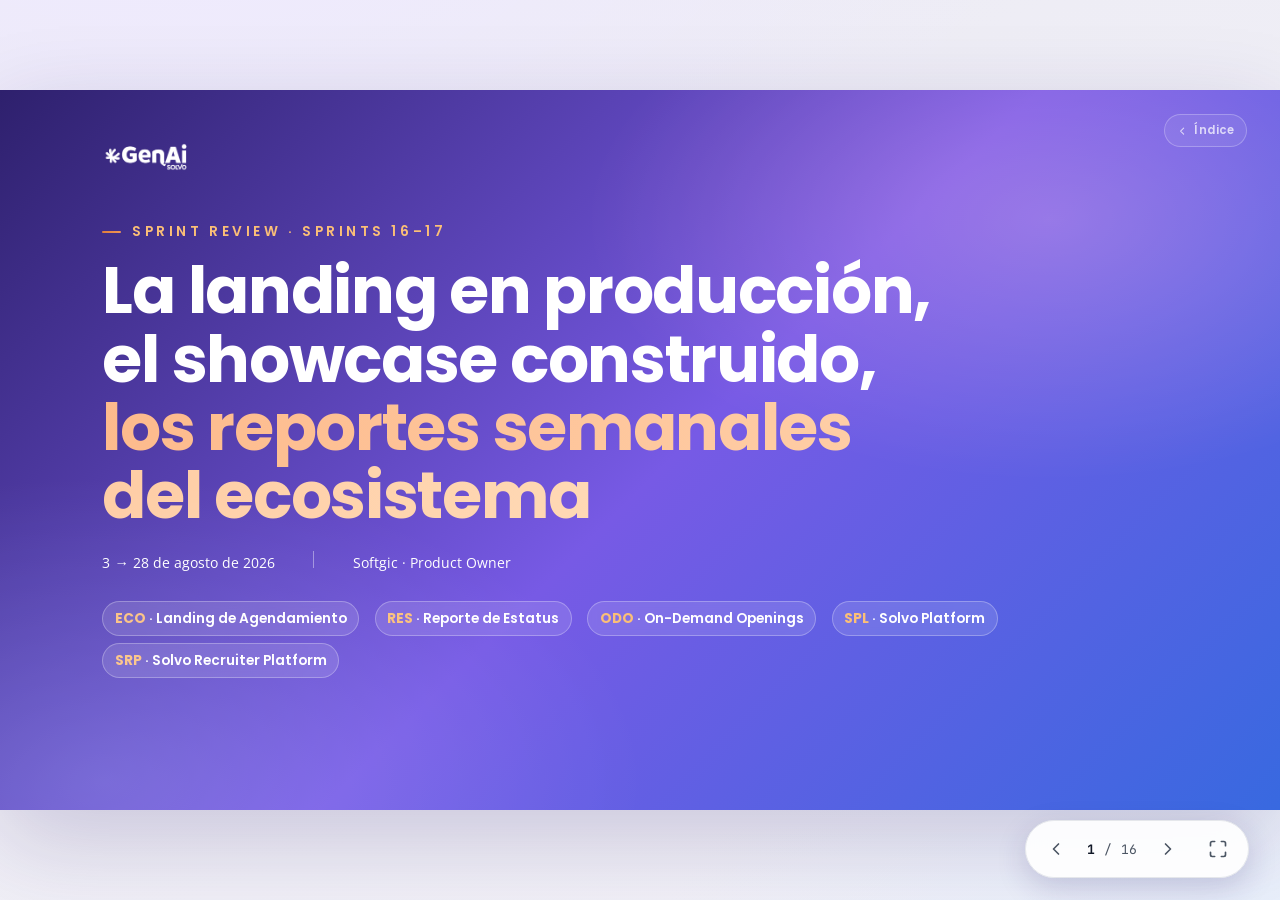
<file: reviews/sprint-16-17/index.html>
<!doctype html>
<html lang="es">
<head>
<meta charset="utf-8">
<meta name="viewport" content="width=device-width, initial-scale=1, viewport-fit=cover">
<title>Sprint Review 16–17 · Solvo GenAI</title>
<link rel="icon" href="../../assets/design-system/solvo-genai/logos/SolvoGenAI_Icon_Color.png">
<link rel="stylesheet" href="../../engine/deck.css">
<link rel="stylesheet" href="../../engine/flow.css">
<link rel="stylesheet" href="../../engine/media.css">
<style>
  /* El degradado del motor termina en lavanda y sobre el fondo de firma
     la última palabra se pierde; acá el título ocupa tres líneas. */
  .slide--cover h1 .hl {
    background: linear-gradient(100deg, #FDBA8C 0%, #FFD9B5 100%);
    -webkit-background-clip: text; background-clip: text;
  }

  /* Las capturas de la plataforma son 2360×1640; el marco del motor asume 4:3. */
  .media .browser { aspect-ratio: 2360 / 1640; }

  /* Cinco frentes: la lista se centra en el alto disponible. */
  .slide--agenda .agenda-list { flex: 1; min-height: 0; justify-content: center; gap: 1.2cqh; }
  .agenda-item .ai-sigla small {
    display: block; font-family: var(--font-body); font-weight: 600; font-size: 1.4cqh;
    color: var(--ink-3); margin-top: .4cqh; letter-spacing: .02em;
  }

  /* Las grillas de tarjetas se centran en el alto disponible. */
  .next-grid, .pack-grid { flex: 1; min-height: 0; align-content: center; }

  /* La última tarjeta de próximos pasos acompaña al frente que sigue. */
  .next-card--wide { grid-column: 1 / -1; display: grid; grid-template-columns: 1fr auto; align-items: center; gap: 3cqw; }
  .next-card--wide .nc-body { display: flex; flex-direction: column; gap: 1.2cqh; }
  .proto-link {
    display: inline-flex; align-items: center; gap: .7cqw; white-space: nowrap;
    font-family: var(--font-heading); font-weight: 600; font-size: 1.7cqh;
    color: var(--ink-2); text-decoration: none;
    padding: 1.1cqh 1.6cqh; border: 1px solid var(--line); border-radius: var(--radius-full);
    background: var(--surface); transition: border-color .2s, color .2s, background .2s;
  }
  .proto-link:hover { border-color: var(--energy); color: var(--energy-d); background: var(--surface-2); }
  .proto-link svg { width: 1.9cqh; height: 1.9cqh; fill: none; stroke: currentColor; stroke-width: 2; stroke-linecap: round; stroke-linejoin: round; }

  /* Paquete de tarjetas con tilde: 5 tarjetas (3 + 2 centradas) o 4 (2 + 2). */
  .pack-grid { display: grid; grid-template-columns: repeat(6, 1fr); gap: 2cqh 2.2cqw; margin-top: 2.6cqh; }
  .pack-card { grid-column: span 2; }
  .pack-grid--five .pack-card:nth-child(4) { grid-column: 2 / span 2; }
  .pack-grid--five .pack-card:nth-child(5) { grid-column: 4 / span 2; }
  .pack-grid--four .pack-card { grid-column: span 3; }
  .pack-card {
    background: var(--surface-2); border: 1px solid var(--line); border-radius: var(--radius-xl);
    padding: 2.4cqh; display: flex; flex-direction: column; gap: 1cqh;
    position: relative; overflow: hidden;
  }
  .pack-card::before { content: ""; position: absolute; left: 0; top: 0; bottom: 0; width: 4px; background: var(--grad-heat); }
  .pack-card h3 { font-size: 2.2cqh; }
  .pack-card p { font-size: 1.75cqh; color: var(--ink-2); line-height: 1.45; margin: 0; }
  .pack-card .pk-tick {
    position: absolute; top: 2cqh; right: 1.4cqw; width: 2.4cqh; height: 2.4cqh; border-radius: 50%;
    background: var(--color-success-light); color: var(--color-success-dark);
    display: grid; place-items: center; font-size: 1.5cqh; font-weight: 700;
  }
  .pack-deploy { margin-top: 2.2cqh; }
</style>
</head>
<body>

<div id="deck">
  <div class="stage">

    <!-- ============================================================ COVER -->
    <section class="slide slide--cover">
      <div class="cover-brand"><img src="[data-uri]" alt="Solvo GenAI"></div>
      <span class="eyebrow cover-kicker" data-reveal style="--i:0">Sprint Review · Sprints 16–17</span>
      <h1 data-reveal style="--i:1">La landing en producción,<br>el showcase construido,<br><span class="hl">los reportes semanales del ecosistema</span></h1>
      <div class="cover-meta" data-reveal style="--i:2">
        <span>3 → 28 de agosto de 2026</span><span class="sep"></span><span>Softgic · Product Owner</span>
      </div>
      <div class="cover-projects" data-reveal style="--i:3">
        <span class="cp"><b>ECO</b> · Landing de Agendamiento</span>
        <span class="cp"><b>RES</b> · Reporte de Estatus</span>
        <span class="cp"><b>ODO</b> · On-Demand Openings</span>
        <span class="cp"><b>SPL</b> · Solvo Platform</span>
        <span class="cp"><b>SRP</b> · Solvo Recruiter Platform</span>
      </div>
    </section>

    <!-- =========================================================== AGENDA -->
    <section class="slide slide--content slide--agenda">
      <div class="slide-head"><div class="titles">
        <span class="eyebrow" data-reveal style="--i:0">Agenda</span>
        <h2 data-reveal style="--i:1">Los cinco frentes de estos dos sprints</h2>
      </div></div>
      <div class="agenda-list">
        <div class="agenda-item" data-reveal style="--i:2">
          <span class="ai-sigla">ECO<small>21 historias</small></span>
          <span class="ai-name">Landing de Agendamiento<small>El MVP en producción, con el reporte de funnel midiendo el recorrido del prospecto</small></span>
          <span class="badge" data-state="prod"><i class="dot"></i>En producción</span>
        </div>
        <div class="agenda-item" data-reveal style="--i:3">
          <span class="ai-sigla">RES<small>9 historias</small></span>
          <span class="ai-name">Reporte de Estatus del Sistema<small>Los dos reportes semanales —funnel y estatus del sistema— ya llegan desde producción</small></span>
          <span class="badge" data-state="prod"><i class="dot"></i>En producción</span>
        </div>
        <div class="agenda-item" data-reveal style="--i:4">
          <span class="ai-sigla">ODO<small>salida a prod</small></span>
          <span class="ai-name">On-Demand Openings<small>El scraping de vacantes por demanda desde Solvo Platform, disponible en producción</small></span>
          <span class="badge" data-state="prod"><i class="dot"></i>En producción</span>
        </div>
        <div class="agenda-item" data-reveal style="--i:5">
          <span class="ai-sigla">SPL<small>18 historias</small></span>
          <span class="ai-name">Solvo Sales Platform — Mantenimiento y Ajustes<small>Las herramientas que hacen repartible el material detectado</small></span>
          <span class="badge" data-state="prod"><i class="dot"></i>En producción</span>
        </div>
        <div class="agenda-item" data-reveal style="--i:6">
          <span class="ai-sigla">SRP<small>6 historias</small></span>
          <span class="ai-name">Solvo Recruiter Platform<small>El pipeline de talento en producción y el conocimiento listo para el handoff</small></span>
          <span class="badge" data-state="prod"><i class="dot"></i>En producción</span>
        </div>
      </div>
      <div class="slide-foot"><span class="foot-mark" aria-hidden="true"></span>Sprint Review 16–17</div>
    </section>

    <!-- ============================================================ ECO ·· divider -->
    <section class="slide slide--section">
      <span class="sec-index">01 / 04</span>
      <span class="sec-rule" data-reveal style="--i:0"></span>
      <h2 class="sec-title" data-reveal style="--i:1">Landing de Agendamiento</h2>
      <p class="sec-scope" data-reveal style="--i:2">El MVP salió a producción: el prospecto ya agenda en la landing propia y cada paso de su recorrido queda medido.</p>
    </section>

    <!-- ============================================================ ECO ·· MVP en producción -->
    <section class="slide slide--content slide--landing-slide">
      <div class="slide-head"><div class="titles">
        <span class="eyebrow">Landing de Agendamiento</span>
        <h2>En producción desde el 18 de agosto</h2>
        <p class="sub">El prospecto del cold email agenda en la landing propia, bajo el dominio definitivo.</p>
      </div></div>

      <div class="landing">
        <div class="device-wrap">
          <div class="device-toolbar">
            <div class="seg">
              <button data-device="desktop" class="is-active"><svg viewBox="0 0 24 24"><rect x="2" y="4" width="20" height="13" rx="1.5"/><path d="M8 21h8M12 17v4"/></svg>Desktop</button>
              <button data-device="tablet"><svg viewBox="0 0 24 24"><rect x="5" y="2" width="14" height="20" rx="2"/><path d="M11 18h2"/></svg>Tablet</button>
              <button data-device="mobile"><svg viewBox="0 0 24 24"><rect x="7" y="2" width="10" height="20" rx="2"/><path d="M11 18h2"/></svg>Mobile</button>
            </div>
            <a class="open-link" href="https://agenda.solvoglobal.com" target="_blank" rel="noopener">Abrir en producción<svg viewBox="0 0 24 24"><path d="M7 17L17 7M9 7h8v8"/></svg></a>
          </div>
          <div class="device-stage">
            <div class="device" data-device="desktop">
              <div class="browser">
                <div class="bar"><div class="traffic"><i></i><i></i><i></i></div><div class="url">agenda.solvoglobal.com · landing de agendamiento</div></div>
                <div class="viewport">
                  <div class="frame-loading">Cargando la landing…</div>
                  <!-- El marco carga el prototipo aprobado (la landing entregada quedó alineada a él);
                       si agenda.solvoglobal.com permite embeberse, se puede apuntar data-src ahí. -->
                  <iframe title="Landing de agendamiento" data-src="https://solvo-genai-prototypes.vercel.app/prototypes/email-cold-outreach-booking-landing-mvp/landing.html" loading="lazy"></iframe>
                </div>
              </div>
            </div>
          </div>
        </div>

        <aside>
          <p class="a-lead">El recorrido completo opera en vivo: del cold email a la reserva, <b>sobre infraestructura propia</b>.</p>
          <ul class="a-flow">
            <li>El cold email enlaza a la landing con la identidad del prospecto.</li>
            <li>La interfaz definitiva quedó alineada al prototipo aprobado.</li>
            <li>Secretos custodiados, API de agendamiento restringido y disponibilidad no pública.</li>
            <li>El embudo mide cada paso desde el primer envío.</li>
          </ul>
          <div>
            <span class="chips-label">Stack</span>
            <div class="a-stack" style="margin-top:1cqh">
              <span class="chip">n8n</span><span class="chip">PostgreSQL</span><span class="chip">Brevo</span><span class="chip">Azure Static Web App</span><span class="chip">Front Door + WAF</span>
            </div>
          </div>
          <div class="status" style="align-items:flex-start;text-align:left">
            <span class="badge" data-state="prod"><i class="dot"></i>En producción</span>
            <span class="note" style="max-width:34ch">Go-live el 18 de agosto, sobre la infraestructura productiva y con su dominio definitivo.</span>
          </div>
        </aside>
      </div>
      <div class="slide-foot"><span class="foot-mark" aria-hidden="true"></span>Sprint Review 16–17 · ECO</div>
    </section>

    <!-- ============================================================ ECO ·· reporte de funnel -->
    <section class="slide slide--content slide--landing-slide">
      <div class="slide-head"><div class="titles">
        <span class="eyebrow">Landing de Agendamiento</span>
        <h2>El reporte semanal del funnel, en producción</h2>
        <p class="sub">Las métricas del recorrido del prospecto llegan cada semana por correo, con el detalle en CSV.</p>
      </div></div>

      <div class="landing">
        <div class="device-wrap">
          <div class="device-toolbar">
            <div class="seg">
              <button data-device="desktop" class="is-active"><svg viewBox="0 0 24 24"><rect x="2" y="4" width="20" height="13" rx="1.5"/><path d="M8 21h8M12 17v4"/></svg>Desktop</button>
              <button data-device="tablet"><svg viewBox="0 0 24 24"><rect x="5" y="2" width="14" height="20" rx="2"/><path d="M11 18h2"/></svg>Tablet</button>
              <button data-device="mobile"><svg viewBox="0 0 24 24"><rect x="7" y="2" width="10" height="20" rx="2"/><path d="M11 18h2"/></svg>Mobile</button>
            </div>
            <a class="open-link" href="https://solvo-genai-prototypes.vercel.app/prototypes/email-cold-outreach-funnel-report/sales-funnel-report-preview.html" target="_blank" rel="noopener">Abrir el reporte<svg viewBox="0 0 24 24"><path d="M7 17L17 7M9 7h8v8"/></svg></a>
          </div>
          <div class="device-stage">
            <div class="device" data-device="desktop">
              <div class="browser">
                <div class="bar"><div class="traffic"><i></i><i></i><i></i></div><div class="url">Reporte semanal del funnel · plantilla en Brevo</div></div>
                <div class="viewport">
                  <div class="frame-loading">Cargando el reporte…</div>
                  <iframe title="Reporte semanal del funnel" data-src="https://solvo-genai-prototypes.vercel.app/prototypes/email-cold-outreach-funnel-report/sales-funnel-report-preview.html" loading="lazy"></iframe>
                </div>
              </div>
            </div>
          </div>
        </div>

        <aside>
          <p class="a-lead">La conversión del cold email se mide <b>de punta a punta</b>, sin herramientas de analítica de terceros.</p>
          <ul class="a-flow">
            <li>Mide el recorrido completo: entrega, apertura, clic, visita, disponibilidad y reserva.</li>
            <li>Cada evento queda identificado por prospecto y empresa.</li>
            <li>El detalle de eventos del período va adjunto en CSV.</li>
            <li>Fija el baseline de conversión antes del showcase de talento.</li>
          </ul>
          <div>
            <span class="chips-label">Stack</span>
            <div class="a-stack" style="margin-top:1cqh">
              <span class="chip">n8n</span><span class="chip">PostgreSQL</span><span class="chip">Brevo</span>
            </div>
          </div>
          <div class="status" style="align-items:flex-start;text-align:left">
            <span class="badge" data-state="prod"><i class="dot"></i>En producción</span>
            <span class="note" style="max-width:34ch">Salió en la misma ventana que la landing, el 18 de agosto; mide desde los primeros envíos.</span>
          </div>
        </aside>
      </div>
      <div class="slide-foot"><span class="foot-mark" aria-hidden="true"></span>Sprint Review 16–17 · ECO</div>
    </section>

    <!-- ============================================================ RES ·· divider -->
    <section class="slide slide--section">
      <span class="sec-index">02 / 04</span>
      <span class="sec-rule" data-reveal style="--i:0"></span>
      <h2 class="sec-title" data-reveal style="--i:1">Reporte de Estatus del Sistema</h2>
      <p class="sec-scope" data-reveal style="--i:2">Dos correos semanales, ya en producción: el reporte de funnel del agendamiento y el reporte de estatus del sistema — qué produjo el ecosistema, cómo se ejecutaron sus pipelines y cuánto consumió de cada proveedor externo.</p>
    </section>

    <!-- ============================================================ RES ·· reporte -->
    <section class="slide slide--content slide--landing-slide">
      <div class="slide-head"><div class="titles">
        <span class="eyebrow">Reporte de Estatus del Sistema</span>
        <h2>El reporte semanal de estatus del sistema</h2>
        <p class="sub">Cinco secciones: vacantes por origen, empresas, contactos, salud de los pipelines y consumo por API.</p>
      </div></div>

      <div class="landing">
        <div class="device-wrap">
          <div class="device-toolbar">
            <div class="seg">
              <button data-device="desktop" class="is-active"><svg viewBox="0 0 24 24"><rect x="2" y="4" width="20" height="13" rx="1.5"/><path d="M8 21h8M12 17v4"/></svg>Desktop</button>
              <button data-device="tablet"><svg viewBox="0 0 24 24"><rect x="5" y="2" width="14" height="20" rx="2"/><path d="M11 18h2"/></svg>Tablet</button>
              <button data-device="mobile"><svg viewBox="0 0 24 24"><rect x="7" y="2" width="10" height="20" rx="2"/><path d="M11 18h2"/></svg>Mobile</button>
            </div>
            <a class="open-link" href="https://solvo-genai-prototypes.vercel.app/prototypes/solvo-sales-platform-status-report/sales-status-report-preview.html" target="_blank" rel="noopener">Abrir el reporte<svg viewBox="0 0 24 24"><path d="M7 17L17 7M9 7h8v8"/></svg></a>
          </div>
          <div class="device-stage">
            <div class="device" data-device="desktop">
              <div class="browser">
                <div class="bar"><div class="traffic"><i></i><i></i><i></i></div><div class="url">Reporte semanal de estatus · plantilla en Brevo</div></div>
                <div class="viewport">
                  <div class="frame-loading">Cargando el reporte…</div>
                  <iframe title="Reporte semanal de estatus del sistema" data-src="https://solvo-genai-prototypes.vercel.app/prototypes/solvo-sales-platform-status-report/sales-status-report-preview.html" loading="lazy"></iframe>
                </div>
              </div>
            </div>
          </div>
        </div>

        <aside>
          <p class="a-lead">Reemplaza la consulta manual a la base: <b>el gasto por proveedor externo</b> se vuelve medible por primera vez.</p>
          <ul class="a-flow">
            <li>Los cinco pipelines registran cada llamada a una API externa bajo el mismo vocabulario.</li>
            <li>El consumo queda atribuido a los siete proveedores externos del ecosistema.</li>
            <li>Un pipeline que deja de producir queda visible sin que nadie lo revise.</li>
            <li>El detalle de vacantes y contactos de la semana va adjunto en CSV.</li>
          </ul>
          <div>
            <span class="chips-label">Stack</span>
            <div class="a-stack" style="margin-top:1cqh">
              <span class="chip">n8n</span><span class="chip">PostgreSQL</span><span class="chip">Brevo</span>
            </div>
          </div>
          <div class="status" style="align-items:flex-start;text-align:left">
            <span class="badge" data-state="prod"><i class="dot"></i>En producción</span>
            <span class="note" style="max-width:34ch">Llega cada semana junto al reporte de funnel del agendamiento, con los cinco pipelines registrando su consumo.</span>
          </div>
        </aside>
      </div>
      <div class="slide-foot"><span class="foot-mark" aria-hidden="true"></span>Sprint Review 16–17 · RES</div>
    </section>

    <!-- ============================================================ ODO ·· flow -->
    <section class="slide slide--content slide--flow">
      <div class="slide-head"><div class="titles">
        <span class="eyebrow">On-Demand Openings</span>
        <h2>Scraping de vacantes por demanda, en producción</h2>
        <p class="sub">El comercial dispara, revisa un preview y decide qué guardar.</p>
      </div>
      </div>

      <div class="flow">
        <div class="flow-caption">
          <div class="fc-step"><span class="num">01</span><span class="name"></span><span class="cr badge badge--cr" hidden>Change request</span></div>
          <h3 class="fc-title"></h3>
          <p class="fc-desc"></p>
        </div>
        <div class="flow-rail">
          <div class="flow-track"><span class="fill"></span><span class="pulse"></span></div>
          <div class="flow-nodes">
            <button class="flow-node" data-label="Disparo" data-title="Disparo desde la plataforma" data-desc="Un comercial pide las vacantes de una empresa puntual; la plataforma verifica que no se haya consultado hace poco."><span class="fn-dot">1</span><span class="fn-label">Disparo</span></button>
            <button class="flow-node" data-label="Búsqueda" data-title="Búsqueda sin guardar" data-desc="Busca las vacantes recientes de esa empresa en Indeed y LinkedIn, sin guardar nada todavía."><span class="fn-dot">2</span><span class="fn-label">Búsqueda</span></button>
            <button class="flow-node" data-label="Preview" data-title="Preview para el usuario" data-desc="Muestra el resultado en la plataforma para que el comercial revise y elija qué aceptar."><span class="fn-dot">3</span><span class="fn-label">Preview</span></button>
            <button class="flow-node" data-label="Confirmación" data-title="Confirmación y guardado" data-desc="Las vacantes aceptadas se traen completas, se evalúa con IA su viabilidad remota y se guardan asociadas a la empresa."><span class="fn-dot">4</span><span class="fn-label">Confirmación</span></button>
            <button class="flow-node" data-label="Trazabilidad" data-title="Trazabilidad de la ejecución" data-desc="Cada ejecución queda registrada: resultados, conteos y consumo."><span class="fn-dot">5</span><span class="fn-label">Trazabilidad</span></button>
          </div>
        </div>
      </div>

      <div class="deploy" data-state="prod">
        <span class="badge" data-state="prod"><i class="dot"></i>En producción</span>
        <span class="deploy-note">El pipeline quedó desplegado en producción y la función queda disponible para el equipo comercial desde Solvo Platform.</span>
      </div>

      <div class="dock">
        <div class="stack">
          <span class="chips-label">Stack</span>
          <span class="chip">n8n</span><span class="chip">Oxylabs</span><span class="chip">OpenAI</span><span class="chip">PostgreSQL</span><span class="chip">Solvo Platform</span>
        </div>
      </div>
      <div class="slide-foot"><span class="foot-mark" aria-hidden="true"></span>Sprint Review 16–17 · ODO</div>
    </section>

    <!-- ============================================================ ODO ·· capturas -->
    <section class="slide slide--content slide--media-slide">
      <div class="slide-head"><div class="titles">
        <span class="eyebrow">On-Demand Openings</span>
        <h2>La experiencia en Solvo Platform</h2>
        <p class="sub">Dónde dispara el comercial y cómo revisa el resultado.</p>
      </div></div>

      <div class="media">
        <div class="browser">
          <div class="bar"><div class="traffic"><i></i><i></i><i></i></div><div class="url">solvoplatform.solvoglobal.com · Sales Hub</div></div>
          <div class="viewport">
            <div class="frame is-active" data-cap="Disparo desde el listado de Empresas">
              <img src="data:image/svg+xml;utf8,%3Csvg%20xmlns='http://www.w3.org/2000/svg'%20viewBox='0%200%202360%201640'%3E%3Crect%20width='2360'%20height='1640'%20fill='%23F3F1FA'/%3E%3Ctext%20x='50%25'%20y='50%25'%20font-family='sans-serif'%20font-size='72'%20fill='%239CA3AF'%20text-anchor='middle'%3ECaptura%201%20%C2%B7%20pendiente%3C/text%3E%3C/svg%3E" alt="Captura 1 de On-Demand Openings en Solvo Platform (pendiente)">
            </div>
            <div class="frame" data-cap="Preview antes de guardar">
              <img src="data:image/svg+xml;utf8,%3Csvg%20xmlns='http://www.w3.org/2000/svg'%20viewBox='0%200%202360%201640'%3E%3Crect%20width='2360'%20height='1640'%20fill='%23F3F1FA'/%3E%3Ctext%20x='50%25'%20y='50%25'%20font-family='sans-serif'%20font-size='72'%20fill='%239CA3AF'%20text-anchor='middle'%3ECaptura%202%20%C2%B7%20pendiente%3C/text%3E%3C/svg%3E" alt="Captura 2 de On-Demand Openings en Solvo Platform (pendiente)">
            </div>
            <div class="frame" data-cap="Vacantes guardadas en la empresa">
              <img src="data:image/svg+xml;utf8,%3Csvg%20xmlns='http://www.w3.org/2000/svg'%20viewBox='0%200%202360%201640'%3E%3Crect%20width='2360'%20height='1640'%20fill='%23F3F1FA'/%3E%3Ctext%20x='50%25'%20y='50%25'%20font-family='sans-serif'%20font-size='72'%20fill='%239CA3AF'%20text-anchor='middle'%3ECaptura%203%20%C2%B7%20pendiente%3C/text%3E%3C/svg%3E" alt="Captura 3 de On-Demand Openings en Solvo Platform (pendiente)">
            </div>
          </div>
        </div>
        <div class="media-nav">
          <button class="arrow" data-slide="prev" aria-label="Anterior"><svg viewBox="0 0 24 24"><path d="M15 18l-6-6 6-6"/></svg></button>
          <div class="dots"><button class="is-active" aria-label="1"></button><button aria-label="2"></button><button aria-label="3"></button></div>
          <span class="cap"></span>
          <button class="arrow" data-slide="next" aria-label="Siguiente"><svg viewBox="0 0 24 24"><path d="M9 6l6 6-6 6"/></svg></button>
        </div>
      </div>
      <div class="slide-foot"><span class="foot-mark" aria-hidden="true"></span>Sprint Review 16–17 · ODO</div>
    </section>

    <!-- ============================================================ SPL ·· divider -->
    <section class="slide slide--section">
      <span class="sec-index">03 / 04</span>
      <span class="sec-rule" data-reveal style="--i:0"></span>
      <h2 class="sec-title" data-reveal style="--i:1">Mantenimiento y Ajustes</h2>
      <p class="sec-scope" data-reveal style="--i:2">Herramientas para los roles de coordinación: fecha única de detección, exportación estandarizada con trazabilidad, industria normalizada y contactos filtrados por rol decisor.</p>
    </section>

    <!-- ============================================================ SPL ·· herramientas -->
    <section class="slide slide--content slide--next">
      <div class="slide-head"><div class="titles">
        <span class="eyebrow" data-reveal style="--i:0">Solvo Sales Platform — Mantenimiento y Ajustes</span>
        <h2 data-reveal style="--i:1">Filtros, exportación con trazabilidad y catálogos normalizados</h2>
        <p class="sub" data-reveal style="--i:2">Cinco capacidades para que lo detectado se reparta entre el equipo comercial sin duplicarse ni perderse.</p>
      </div></div>
      <div class="pack-grid pack-grid--five">
        <div class="pack-card" data-reveal style="--i:3">
          <span class="pk-tick">✓</span>
          <h3>Fecha única de detección</h3>
          <p>Vacantes y Empresas se filtran por cuándo las detectó el sistema, con el mismo criterio en los dos listados.</p>
        </div>
        <div class="pack-card" data-reveal style="--i:4">
          <span class="pk-tick">✓</span>
          <h3>Exportación estandarizada</h3>
          <p>Empresas, contactos y vacantes salen con un set único de columnas, listo para el proceso comercial.</p>
        </div>
        <div class="pack-card" data-reveal style="--i:5">
          <span class="pk-tick">✓</span>
          <h3>Trazabilidad de lo exportado</h3>
          <p>Cada registro exportado queda marcado; los listados muestran el estado y lo ya entregado se filtra para no repartirse dos veces.</p>
        </div>
        <div class="pack-card" data-reveal style="--i:6">
          <span class="pk-tick">✓</span>
          <h3>Industria normalizada</h3>
          <p>Un catálogo estándar clasifica la industria en la investigación de empresas; se filtra contra el catálogo, no contra texto libre.</p>
        </div>
        <div class="pack-card" data-reveal style="--i:7">
          <span class="pk-tick">✓</span>
          <h3>Solo roles decisores</h3>
          <p>El pipeline clasifica el cargo de cada contacto y guarda únicamente los niveles que pueden decidir una compra.</p>
        </div>
      </div>
      <div class="deploy pack-deploy" data-state="prod">
        <span class="badge" data-state="prod"><i class="dot"></i>En producción</span>
        <span class="deploy-note">Las cinco capacidades quedaron desplegadas y operando en Solvo Platform.</span>
      </div>
      <div class="slide-foot"><span class="foot-mark" aria-hidden="true"></span>Sprint Review 16–17 · SPL</div>
    </section>

    <!-- ================================================= DESPLIEGUES A PROD -->
    <section class="slide slide--content slide--next">
      <div class="slide-head"><div class="titles">
        <span class="eyebrow" data-reveal style="--i:0">Sprints 16–17</span>
        <h2 data-reveal style="--i:1">Despliegues a producción</h2>
        <p class="sub" data-reveal style="--i:2">Tres pipelines salieron a producción en esta ventana.</p>
      </div></div>
      <div class="pack-grid">
        <div class="pack-card" data-reveal style="--i:3">
          <span class="pk-tick">✓</span>
          <h3>Current Client Openings</h3>
          <p>El pipeline de vacantes de los clientes actuales de Solvo, corriendo con el listado oficial de cuentas y el vendedor asignado a cada una.</p>
        </div>
        <div class="pack-card" data-reveal style="--i:4">
          <span class="pk-tick">✓</span>
          <h3>On-Demand Openings</h3>
          <p>El scraping de vacantes por demanda desde Solvo Platform, disponible para el equipo comercial.</p>
        </div>
        <div class="pack-card" data-reveal style="--i:5">
          <span class="pk-tick">✓</span>
          <h3>Talent Pool Scraping</h3>
          <p>El pipeline de talento de la plataforma de reclutamiento: esquema, seed y flujos desplegados, ejecutando con su cadencia configurable.</p>
        </div>
      </div>
      <div class="deploy pack-deploy" data-state="prod">
        <span class="badge" data-state="prod"><i class="dot"></i>En producción</span>
        <span class="deploy-note">Junto con la Landing de Agendamiento y los dos reportes semanales, la ventana deja seis componentes nuevos operando en producción.</span>
      </div>
      <div class="slide-foot"><span class="foot-mark" aria-hidden="true"></span>Sprint Review 16–17</div>
    </section>

    <!-- ============================================================ SRP ·· divider -->
    <section class="slide slide--section">
      <span class="sec-index">04 / 04</span>
      <span class="sec-rule" data-reveal style="--i:0"></span>
      <h2 class="sec-title" data-reveal style="--i:1">Solvo Recruiter Platform</h2>
      <p class="sec-scope" data-reveal style="--i:2">El pipeline de talento quedó operando en producción con su cadencia configurable, y el conocimiento del producto quedó preparado para el handoff.</p>
    </section>

    <!-- ============================================================ SRP ·· entrega -->
    <section class="slide slide--content slide--next">
      <div class="slide-head"><div class="titles">
        <span class="eyebrow" data-reveal style="--i:0">Solvo Recruiter Platform</span>
        <h2 data-reveal style="--i:1">Talent Pool Scraping en producción y el pre-handoff preparado</h2>
        <p class="sub" data-reveal style="--i:2">El pipeline quedó desplegado y ejecutando; la documentación y el respaldo del producto quedaron escritos.</p>
      </div></div>
      <div class="pack-grid pack-grid--four">
        <div class="pack-card" data-reveal style="--i:3">
          <span class="pk-tick">✓</span>
          <h3>Talent Pool en Producción</h3>
          <p>El esquema, el seed y el pipeline de scraping quedaron desplegados el 14 de agosto, ejecutando sobre la infraestructura productiva.</p>
        </div>
        <div class="pack-card" data-reveal style="--i:4">
          <span class="pk-tick">✓</span>
          <h3>Cadencia configurable</h3>
          <p>La frecuencia que el admin fija en la configuración gobierna cada ejecución del pipeline, sin re-activar el flujo a mano.</p>
        </div>
        <div class="pack-card" data-reveal style="--i:5">
          <span class="pk-tick">✓</span>
          <h3>Documentación técnica ×2</h3>
          <p>Talent Pool Scraping y la plataforma quedaron documentados por primera vez: arquitectura, flujos y modelo de datos de los dos componentes.</p>
        </div>
        <div class="pack-card" data-reveal style="--i:6">
          <span class="pk-tick">✓</span>
          <h3>Respaldo restaurable</h3>
          <p>El export JSON de los flujos de producción del pipeline, listo para reimportar en cualquier momento.</p>
        </div>
      </div>
      <div class="deploy pack-deploy" data-state="prod">
        <span class="badge" data-state="prod"><i class="dot"></i>En producción</span>
        <span class="deploy-note">Con estos artefactos, la validación del paquete de handoff del producto queda lista para arrancar con sus roles responsables.</span>
      </div>
      <div class="slide-foot"><span class="foot-mark" aria-hidden="true"></span>Sprint Review 16–17 · SRP</div>
    </section>

    <!-- ======================================================= PRÓXIMOS PASOS -->
    <section class="slide slide--content slide--next">
      <div class="slide-head"><div class="titles">
        <span class="eyebrow" data-reveal style="--i:0">Próximos pasos</span>
        <h2 data-reveal style="--i:1">Qué sigue por frente</h2>
      </div></div>
      <div class="next-grid">
        <div class="next-card" data-reveal style="--i:2">
          <h3>Landing de Agendamiento · Release 2</h3>
          <p class="step">El showcase de talento —los perfiles con su currículo, asociados a la vacante del correo— sale a producción detrás del MVP.</p>
          <span class="target">→ Producción · Sprint 18 (11 sep)</span>
        </div>
        <div class="next-card" data-reveal style="--i:3">
          <h3>Costos estimados y consumo de APIs</h3>
          <p class="step">Redefinición de la proyección de costos con todo lo que sale a producción, y del consumo de APIs que aumenta por la integración con los flujos recién productivos.</p>
          <span class="target">→ Sprint 18 (11 sep)</span>
        </div>
        <div class="next-card next-card--wide" data-reveal style="--i:4">
          <div class="nc-body">
            <h3>Solvo Recruiter Platform</h3>
            <p class="step">El MVP sale a producción en el sprint 18 y, en paralelo, se construye el Release 2: búsqueda asistida por IA con presupuesto mensual y proyección de costo por ejecución, estatus y notas del candidato, y exportación con trazabilidad.</p>
            <span class="target">→ Producción · Sprint 18 (11 sep) · Release 2 en construcción</span>
          </div>
          <a class="proto-link" href="https://solvo-genai-prototypes.vercel.app/prototypes/solvo-recruiter-platform-app/perfiles.html" target="_blank" rel="noopener">Ver el prototipo<svg viewBox="0 0 24 24"><path d="M7 17L17 7M9 7h8v8"/></svg></a>
        </div>
      </div>
      <div class="slide-foot"><span class="foot-mark" aria-hidden="true"></span>Sprint Review 16–17</div>
    </section>

    <!-- ============================================================== CIERRE -->
    <section class="slide slide--end">
      <div class="cover-brand"><img src="[data-uri]" alt="Solvo GenAI"></div>
      <h2 data-reveal style="--i:0">¿Preguntas?</h2>
      <p class="end-sub" data-reveal style="--i:1">Gracias — Sprint Review 16–17 · Softgic Product Owner</p>
    </section>

  </div><!-- /stage -->

  <!-- controls -->
  <div class="controls">
    <button class="ctrl" data-action="prev" aria-label="Anterior"><svg viewBox="0 0 24 24"><path d="M15 18l-6-6 6-6"/></svg></button>
    <span class="counter"><b data-counter-cur>1</b> / <span data-counter-tot>16</span></span>
    <button class="ctrl" data-action="next" aria-label="Siguiente"><svg viewBox="0 0 24 24"><path d="M9 6l6 6-6 6"/></svg></button>
    <button class="ctrl" data-action="fullscreen" aria-label="Pantalla completa"><svg viewBox="0 0 24 24"><path d="M8 3H5a2 2 0 0 0-2 2v3M16 3h3a2 2 0 0 1 2 2v3M21 16v3a2 2 0 0 1-2 2h-3M3 16v3a2 2 0 0 0 2 2h3"/></svg></button>
  </div>
</div>

<script src="../../engine/deck.js"></script>
<script src="../../engine/flow.js"></script>
<script src="../../engine/media.js"></script>
</body>
</html>
</file>
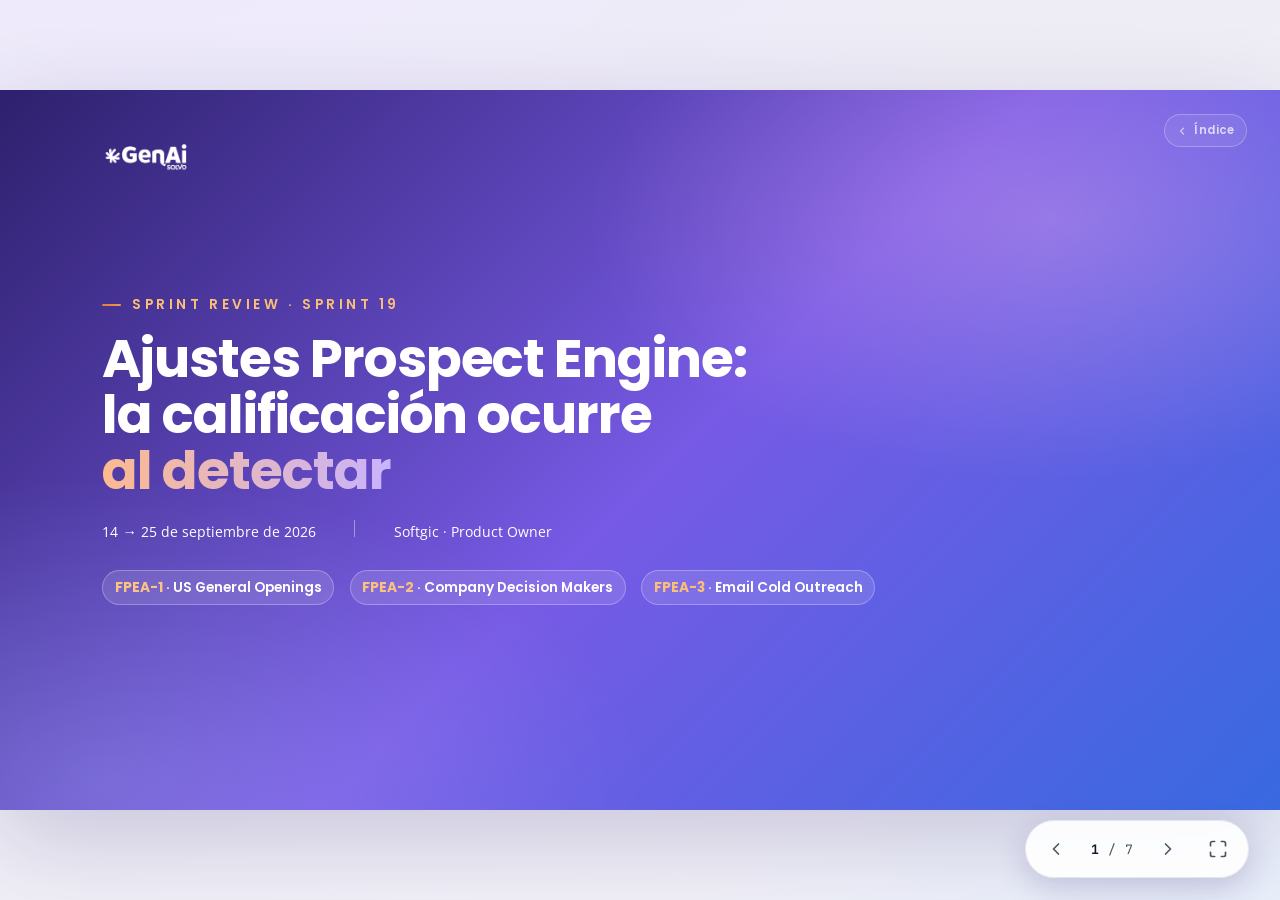
<file: reviews/sprint-19/index.html>
<!doctype html>
<html lang="es">
<head>
<meta charset="utf-8">
<meta name="viewport" content="width=device-width, initial-scale=1, viewport-fit=cover">
<title>Sprint Review 19 · Solvo GenAI</title>
<link rel="icon" href="../../assets/design-system/solvo-genai/logos/SolvoGenAI_Icon_Color.png">
<link rel="stylesheet" href="../../engine/deck.css">
<link rel="stylesheet" href="../../engine/flow.css">
<style>
  /* Tres lineas exactas en la portada: el motor asume 20ch a 9cqh y el titulo
     de esta review es mas largo. */
  .slide--cover h1 { font-size: 7.4cqh; max-width: 29ch; }

  /* Los titulos de flujo son sigla + nombre de la feature: mas largos que los
     del sprint 14, entran en una linea a 4cqh. */
  .slide--flow .slide-head .titles h2 { font-size: 4cqh; }

  /* ------------------------------------------------------------ Embudos ---
     Dos embudos enfrentados con las etapas en la columna central, asi cada
     fila se compara de un lado al otro. El ancho de cada barra es
     log10(v/10) / log10(max/10): con 120 y 28.475 en el mismo grafico, una
     escala lineal deja invisibles las ultimas etapas. */
  .funnels {
    --fu-now: #6B7280;
    --fu-next: #775AE5;
    display: flex; flex-direction: column; gap: 1cqh;
    margin-top: 2.6cqh;
  }
  .fu-row {
    display: grid; grid-template-columns: 1fr 21cqw 1fr; align-items: center;
    border-radius: .8cqh; transition: background .25s var(--ease);
  }
  .fu-row:not(.fu-head):hover { background: var(--surface-2); }
  .fu-side { display: grid; align-items: center; }
  .fu-side.now  { grid-template-columns: 8cqh 1fr; }
  .fu-side.next { grid-template-columns: 1fr 8cqh; }
  .fu-side.now > :first-child { grid-column: 2; }

  .fu-head { margin-bottom: .4cqh; }
  .fu-head .fu-side { text-align: center; }
  .fu-head h3 { font-size: 2.3cqh; }
  .fu-head .fu-side span { display: block; margin-top: .4cqh; font-size: 1.55cqh; color: var(--ink-3); }
  .fu-head .fu-side::before {
    content: ""; display: block; width: 3.2cqh; height: .6cqh; border-radius: .3cqh;
    margin: 0 auto 1cqh;
  }
  .fu-head .now::before  { background: var(--fu-now); }
  .fu-head .next::before { background: var(--fu-next); }
  .fu-head .now > *,  .fu-head .now::before  { grid-column: 2; }
  .fu-head .next > *, .fu-head .next::before { grid-column: 1; }

  .fu-bar {
    justify-self: center; width: var(--w); height: 4.8cqh;
    display: grid; place-items: center; border-radius: .6cqh;
    font-family: var(--font-heading); font-weight: 700; font-size: 2.1cqh; color: #fff;
    transform: scaleX(0); transform-origin: center;
  }
  .now  .fu-bar { background: var(--fu-now); }
  .next .fu-bar { background: var(--fu-next); }
  .slide.is-active .fu-bar { animation: fuGrow .7s var(--ease) forwards; animation-delay: calc(var(--i, 0) * 80ms + 350ms); }
  @keyframes fuGrow { to { transform: scaleX(1); } }

  .fu-stage {
    text-align: center; padding: 0 1cqw;
    font-family: var(--font-heading); font-weight: 600; font-size: 1.85cqh; line-height: 1.25; color: var(--ink-2);
  }
  .fu-x {
    justify-self: end; font-style: normal;
    font-family: var(--font-heading); font-weight: 700; font-size: 1.6cqh; color: var(--energy-d);
    padding: .4cqh .9cqh; border-radius: var(--radius-full);
    background: #FEF3EC; border: 1px solid rgba(224,126,58,.35);
  }

  /* la tasa de acierto es un cociente, no una etapa: va como anotacion */
  .fu-rate .fu-stage { font-weight: 500; font-size: 1.6cqh; color: var(--ink-3); }
  .fu-rate .fu-val { justify-self: center; font-family: var(--font-heading); font-weight: 600; font-size: 1.75cqh; color: var(--ink-2); }

  .fu-key .fu-stage { color: var(--ink); font-weight: 700; }
  .fu-key .fu-bar { box-shadow: 0 0 0 2px #fff, 0 0 0 4px rgba(224,126,58,.55); }

  .fu-cost { margin-top: .6cqh; padding-top: 1.6cqh; border-top: 1px solid var(--line); border-radius: 0; }
  .fu-cost .fu-val { justify-self: center; font-family: var(--font-heading); font-weight: 700; font-size: 3.4cqh; color: var(--ink); }
  .fu-cost .fu-stage { color: var(--ink); }

  .fu-note { margin-top: 1.4cqh; text-align: center; font-size: 1.4cqh; color: var(--ink-3); }

  /* ----------------------------------------------------------- Que sigue -- */
  .next-list { display: flex; flex-direction: column; margin-top: 3.6cqh; }
  .next-item {
    display: grid; grid-template-columns: 8cqw 1fr; align-items: center; gap: 2cqw;
    padding: 3.2cqh 0; border-bottom: 1px solid var(--line);
  }
  .next-item:first-child { border-top: 1px solid var(--line); }
  .next-item .ni-n { font-family: var(--font-mono); font-weight: 600; font-size: 2.6cqh; color: var(--energy-d); letter-spacing: .06em; }
  .next-item .ni-t { font-family: var(--font-heading); font-weight: 600; font-size: 2.9cqh; color: var(--ink); line-height: 1.2; }

  @media (prefers-reduced-motion: reduce) {
    .fu-bar, .slide.is-active .fu-bar { animation: none; transform: none; }
  }
</style>
</head>
<body>

<div id="deck">
  <div class="stage">

    <!-- ============================================================ COVER -->
    <section class="slide slide--cover">
      <div class="cover-brand"><img src="[data-uri]" alt="Solvo GenAI"></div>
      <span class="eyebrow cover-kicker" data-reveal style="--i:0">Sprint Review · Sprint 19</span>
      <h1 data-reveal style="--i:1">Ajustes Prospect Engine:<br>la calificación ocurre<br><span class="hl">al detectar</span></h1>
      <div class="cover-meta" data-reveal style="--i:2">
        <span>14 → 25 de septiembre de 2026</span><span class="sep"></span><span>Softgic · Product Owner</span>
      </div>
      <div class="cover-projects" data-reveal style="--i:3">
        <span class="cp"><b>FPEA-1</b> · US General Openings</span>
        <span class="cp"><b>FPEA-2</b> · Company Decision Makers</span>
        <span class="cp"><b>FPEA-3</b> · Email Cold Outreach</span>
      </div>
    </section>

    <!-- ========================================================= FPEA-1 ·· flow -->
    <section class="slide slide--content slide--flow">
      <div class="slide-head"><div class="titles">
        <span class="eyebrow">Ajustes Prospect Engine</span>
        <h2>FPEA-1: US General Openings — detección y calificación</h2>
        <p class="sub">Cada día hábil busca las posiciones que Solvo cubre, clasifica cada vacante y califica a la empresa que la publica.</p>
      </div>
      </div>

      <div class="flow">
        <div class="flow-caption">
          <div class="fc-step"><span class="num">01</span><span class="name"></span><span class="cr badge badge--cr" hidden>Change request</span></div>
          <h3 class="fc-title"></h3>
          <p class="fc-desc"></p>
        </div>
        <div class="flow-rail">
          <div class="flow-track"><span class="fill"></span><span class="pulse"></span></div>
          <div class="flow-nodes">
            <button class="flow-node" data-label="Barrido diario" data-title="Barrido de Indeed por posición × ciudad" data-desc="De lunes a viernes busca los 54 términos de las 21 posiciones del catálogo en las ciudades del día, solo lo publicado en las últimas 24 horas. Descarta los avisos pagos antes de gastar en ellos y encola cada vacante nueva."><span class="fn-dot">1</span><span class="fn-label">Barrido diario</span></button>
            <button class="flow-node" data-label="Detalle" data-title="Scraping del detalle de la vacante" data-desc="Trae la descripción completa y el salario publicado de cada vacante encolada, con varios workers en paralelo sin que dos tomen la misma."><span class="fn-dot">2</span><span class="fn-label">Detalle</span></button>
            <button class="flow-node" data-label="Viabilidad con IA" data-title="Análisis de viabilidad y normalización de la vacante" data-desc="La IA decide si Solvo puede cubrir el puesto —rol de soporte, trabajable por teléfono o software, sin licencia estatal—, con su confianza y su razón, y normaliza salario anual, idiomas, seniority y habilidades."><span class="fn-dot">3</span><span class="fn-label">Viabilidad con IA</span></button>
            <button class="flow-node" data-label="Persistencia" data-title="Persistencia de la vacante y la empresa" data-desc="Guarda la vacante con su posición y una única empresa, identificada por su página en el portal y no por el nombre. Solo una vacante viable manda a investigar a la empresa: es la puerta de entrada a todo gasto."><span class="fn-dot">4</span><span class="fn-label">Persistencia</span></button>
            <button class="flow-node" data-label="Enriquecimiento" data-title="Búsqueda y enriquecimiento de la empresa" data-desc="Completa el perfil de la empresa con Apollo y, si Apollo no la encuentra, con su sitio web y su LinkedIn. La IA lo consolida con la industria en el catálogo de la plataforma."><span class="fn-dot">5</span><span class="fn-label">Enriquecimiento</span></button>
            <button class="flow-node" data-label="Calificación" data-title="Calificación del lead" data-desc="La IA le asigna a la empresa un puntaje de ajuste al ICP, un resumen y sus señales. Excluye agencias de staffing y entidades públicas, y solo las que llegan a 50 puntos pasan a la búsqueda de decisores."><span class="fn-dot">6</span><span class="fn-label">Calificación</span></button>
          </div>
        </div>
      </div>

      <div class="deploy" data-state="qa">
        <span class="badge" data-state="qa"><i class="dot"></i>En QA</span>
        <span class="deploy-note">Las seis HUs cerraron en el sprint: tres flujos —barrido, vacante y empresa— desacoplados por una cola.</span>
      </div>

      <div class="dock">
        <div class="stack">
          <span class="chips-label">Stack</span>
          <span class="chip">n8n</span><span class="chip">PostgreSQL</span><span class="chip">Oxylabs</span><span class="chip">OpenAI</span><span class="chip">Apollo</span><span class="chip">Bright Data</span>
        </div>
      </div>
      <div class="slide-foot"><span class="foot-mark" aria-hidden="true"></span>Sprint Review 19 · Ajustes Prospect Engine</div>
    </section>

    <!-- ========================================================= FPEA-2 ·· flow -->
    <section class="slide slide--content slide--flow">
      <div class="slide-head"><div class="titles">
        <span class="eyebrow">Ajustes Prospect Engine</span>
        <h2>FPEA-2: Company Decision Makers — descubrimiento de contactos</h2>
        <p class="sub">Busca a quienes deciden una contratación en las empresas calificadas y analiza cada perfil antes de pagar por su email o su teléfono.</p>
      </div>
      </div>

      <div class="flow">
        <div class="flow-caption">
          <div class="fc-step"><span class="num">01</span><span class="name"></span><span class="cr badge badge--cr" hidden>Change request</span></div>
          <h3 class="fc-title"></h3>
          <p class="fc-desc"></p>
        </div>
        <div class="flow-rail">
          <div class="flow-track"><span class="fill"></span><span class="pulse"></span></div>
          <div class="flow-nodes">
            <button class="flow-node" data-label="Reclamo por puntaje" data-title="Reclamo de la cola de contactos" data-desc="Toma primero las empresas con mayor puntaje de ajuste al ICP, con un tope de 100 por día, para que el cupo mensual de las fuentes rinda en las que más probablemente compran."><span class="fn-dot">1</span><span class="fn-label">Reclamo por puntaje</span></button>
            <button class="flow-node" data-label="Búsqueda de decisores" data-title="Búsqueda de decisores" data-desc="Busca en Apollo hasta 10 personas por empresa entre dueños, fundadores, C-level, VP y directores; si Apollo no devuelve a nadie o se queda sin cupo, recurre a Hunter. Todavía no revela datos de contacto."><span class="fn-dot">2</span><span class="fn-label">Búsqueda de decisores</span></button>
            <button class="flow-node" data-label="Análisis del perfil" data-title="Análisis del perfil" data-desc="La IA normaliza el rol de cada persona y deriva su nivel de decisión según el cargo y el tamaño de la empresa. Quien no decide una contratación se descarta antes de gastar un solo crédito."><span class="fn-dot">3</span><span class="fn-label">Análisis del perfil</span></button>
            <button class="flow-node" data-label="Revelación" data-title="Revelación de email y teléfono" data-desc="Revela el email de cada decisor y el teléfono solo de los de primer nivel: el teléfono cuesta 8 créditos de Apollo contra 1 del email."><span class="fn-dot">4</span><span class="fn-label">Revelación</span></button>
            <button class="flow-node" data-label="Verificación y guardado" data-title="Verificación y guardado del contacto" data-desc="Verifica cada email con Hunter, descarta los inválidos y guarda el contacto con su rol, su nivel de decisión, el estado de verificación y su señal de interés."><span class="fn-dot">5</span><span class="fn-label">Verificación y guardado</span></button>
          </div>
        </div>
      </div>

      <div class="deploy" data-state="qa">
        <span class="badge" data-state="qa"><i class="dot"></i>En QA</span>
        <span class="deploy-note">Las cinco HUs cerraron en el sprint. Un solo flujo de workers sobre la cola de contactos, que la calificación de FPEA-1 alimenta.</span>
      </div>

      <div class="dock">
        <div class="stack">
          <span class="chips-label">Stack</span>
          <span class="chip">n8n</span><span class="chip">PostgreSQL</span><span class="chip">Apollo</span><span class="chip">Hunter</span><span class="chip">OpenAI</span>
        </div>
      </div>
      <div class="slide-foot"><span class="foot-mark" aria-hidden="true"></span>Sprint Review 19 · Ajustes Prospect Engine</div>
    </section>

    <!-- ========================================================= FPEA-3 ·· flow -->
    <section class="slide slide--content slide--flow">
      <div class="slide-head"><div class="titles">
        <span class="eyebrow">Ajustes Prospect Engine</span>
        <h2>FPEA-3: Email Cold Outreach — envío</h2>
        <p class="sub">Cada día hábil escribe a los decisores de las empresas mejor calificadas, con una vacante suya como gancho, alternando dos plantillas.</p>
      </div>
      </div>

      <div class="flow">
        <div class="flow-caption">
          <div class="fc-step"><span class="num">01</span><span class="name"></span><span class="cr badge badge--cr" hidden>Change request</span></div>
          <h3 class="fc-title"></h3>
          <p class="fc-desc"></p>
        </div>
        <div class="flow-rail">
          <div class="flow-track"><span class="fill"></span><span class="pulse"></span></div>
          <div class="flow-nodes">
            <button class="flow-node" data-label="Selección diaria" data-title="Selección diaria de empresas" data-desc="A las 9:00 de Nueva York, de lunes a viernes, toma hasta 50 empresas por puntaje: con al menos 50 puntos, una vacante viable y un decisor con email verificado, y que nunca hayan recibido correo."><span class="fn-dot">1</span><span class="fn-label">Selección diaria</span></button>
            <button class="flow-node" data-label="Destinatarios" data-title="Selección de destinatarios" data-desc="A cada empresa se le escribe solo a sus contactos de primer nivel con email válido: quienes deciden una contratación."><span class="fn-dot">2</span><span class="fn-label">Destinatarios</span></button>
            <button class="flow-node" data-label="Vacante gancho" data-title="Vacante gancho" data-desc="Elige la vacante viable en la que el clasificador tiene más certeza —a igual certeza, la más reciente— para abrir el correo con un puesto concreto."><span class="fn-dot">3</span><span class="fn-label">Vacante gancho</span></button>
            <button class="flow-node" data-label="Contexto" data-title="Contexto de la empresa" data-desc="Reúne la empresa, el resumen y las señales de su calificación y la vacante gancho, con el fragmento del aviso donde aparecen el puesto y sus exigencias."><span class="fn-dot">4</span><span class="fn-label">Contexto</span></button>
            <button class="flow-node" data-label="Redacción con IA" data-title="Redacción del copy" data-desc="La IA escribe tres párrafos breves sobre la vacante y el problema que la empresa muestra, con un asunto de un repertorio fijo. Sin cifras, sin saludo y sin firma: eso lo arma la plantilla."><span class="fn-dot">5</span><span class="fn-label">Redacción con IA</span></button>
            <button class="flow-node" data-label="Rotación y envío" data-title="Rotación de plantillas y envío" data-desc="Alterna por empresa dos plantillas con el mismo mensaje —la maquetada y una de texto plano— y envía entre las 9:00 y las 17:00 de Nueva York. La empresa queda contactada y no se le vuelve a escribir."><span class="fn-dot">6</span><span class="fn-label">Rotación y envío</span></button>
            <button class="flow-node" data-label="Eventos" data-title="Ingesta de eventos de las dos plantillas" data-desc="Entregas, aperturas, clics y rebotes de las dos plantillas llegan al embudo, así la rotación compara formato contra formato con las mismas métricas."><span class="fn-dot">7</span><span class="fn-label">Eventos</span></button>
          </div>
        </div>
      </div>

      <div class="deploy" data-state="qa">
        <span class="badge" data-state="qa"><i class="dot"></i>En QA</span>
        <span class="deploy-note">Las nueve HUs cerraron en el sprint, incluidas la plantilla de texto plano y el ajuste del contexto de la redacción.</span>
      </div>

      <div class="dock">
        <div class="stack">
          <span class="chips-label">Stack</span>
          <span class="chip">n8n</span><span class="chip">PostgreSQL</span><span class="chip">OpenAI</span><span class="chip">Brevo</span>
        </div>
      </div>
      <div class="slide-foot"><span class="foot-mark" aria-hidden="true"></span>Sprint Review 19 · Ajustes Prospect Engine</div>
    </section>

    <!-- ======================================================== EMBUDOS -->
    <section class="slide slide--content slide--funnel">
      <div class="slide-head"><div class="titles">
        <span class="eyebrow" data-reveal style="--i:0">Proyección mensual</span>
        <h2 data-reveal style="--i:1">El embudo completo, mes a mes</h2>
        <p class="sub" data-reveal style="--i:2">Producción sale de dos meses de operación real. El motor, de una ejecución completa sobre 216 consultas sin un solo error, con 249 vacantes clasificadas y 301 contactos evaluados.</p>
      </div></div>

      <div class="funnels" role="table" aria-label="Embudo mensual: hoy en producción frente al motor rediseñado">
        <div class="fu-row fu-head" role="row">
          <div class="fu-side now" role="columnheader"><h3>Hoy en producción</h3><span>medido</span></div>
          <div role="columnheader"></div>
          <div class="fu-side next" role="columnheader"><h3>Motor rediseñado</h3><span>proyectado sobre lo medido</span></div>
        </div>

        <div class="fu-row" role="row" style="--i:0">
          <div class="fu-side now" role="cell"><span class="fu-bar" style="--w:98%">24.207</span></div>
          <div class="fu-stage" role="rowheader">Vacantes detectadas</div>
          <div class="fu-side next" role="cell"><span class="fu-bar" style="--w:100%">28.475</span><i class="fu-x">1,2×</i></div>
        </div>
        <div class="fu-row fu-rate" role="row">
          <div class="fu-side now" role="cell"><span class="fu-val">5,3%</span></div>
          <div class="fu-stage" role="rowheader">Tasa de acierto</div>
          <div class="fu-side next" role="cell"><span class="fu-val">51,4%</span><i class="fu-x">9,7×</i></div>
        </div>
        <div class="fu-row" role="row" style="--i:1">
          <div class="fu-side now" role="cell"><span class="fu-bar" style="--w:61%">1.283</span></div>
          <div class="fu-stage" role="rowheader">Vacantes que podemos cubrir</div>
          <div class="fu-side next" role="cell"><span class="fu-bar" style="--w:91.6%">14.636</span><i class="fu-x">11,4×</i></div>
        </div>
        <div class="fu-row" role="row" style="--i:2">
          <div class="fu-side now" role="cell"><span class="fu-bar" style="--w:56.4%">891</span></div>
          <div class="fu-stage" role="rowheader">Empresas con oportunidad</div>
          <div class="fu-side next" role="cell"><span class="fu-bar" style="--w:89.4%">12.285</span><i class="fu-x">13,8×</i></div>
        </div>
        <div class="fu-row" role="row" style="--i:3">
          <div class="fu-side now" role="cell"><span class="fu-bar" style="--w:49.3%">503</span></div>
          <div class="fu-stage" role="rowheader">Empresas investigadas</div>
          <div class="fu-side next" role="cell"><span class="fu-bar" style="--w:72.3%">3.152</span><i class="fu-x">6,3×</i></div>
        </div>
        <div class="fu-row" role="row" style="--i:4">
          <div class="fu-side now" role="cell"><span class="fu-bar" style="--w:34.7%">158</span></div>
          <div class="fu-stage" role="rowheader">Califican al perfil</div>
          <div class="fu-side next" role="cell"><span class="fu-bar" style="--w:57.7%">987</span><i class="fu-x">6,2×</i></div>
        </div>
        <div class="fu-row fu-key" role="row" style="--i:5">
          <div class="fu-side now" role="cell"><span class="fu-bar" style="--w:31.2%">120</span></div>
          <div class="fu-stage" role="rowheader">Con decisor, en el perfil</div>
          <div class="fu-side next" role="cell"><span class="fu-bar" style="--w:51.3%">592</span><i class="fu-x">4,9×</i></div>
        </div>

        <div class="fu-row fu-cost" role="row">
          <div class="fu-side now" role="cell"><span class="fu-val">$2.40</span></div>
          <div class="fu-stage" role="rowheader">Costo por decisor útil</div>
          <div class="fu-side next" role="cell"><span class="fu-val">$0.52</span><i class="fu-x">−78%</i></div>
        </div>
      </div>
      <p class="fu-note">Ancho de las barras en escala logarítmica.</p>
      <div class="slide-foot"><span class="foot-mark" aria-hidden="true"></span>Sprint Review 19 · Ajustes Prospect Engine</div>
    </section>

    <!-- ======================================================= PRÓXIMOS PASOS -->
    <section class="slide slide--content">
      <div class="slide-head"><div class="titles">
        <span class="eyebrow" data-reveal style="--i:0">Próximos pasos</span>
        <h2 data-reveal style="--i:1">Qué sigue</h2>
      </div></div>
      <div class="next-list">
        <div class="next-item" data-reveal style="--i:2"><span class="ni-n">01</span><span class="ni-t">Exporte semanal y en plataforma con formato de importación Apollo</span></div>
        <div class="next-item" data-reveal style="--i:3"><span class="ni-n">02</span><span class="ni-t">Retargeting por correo de prospectos</span></div>
        <div class="next-item" data-reveal style="--i:4"><span class="ni-n">03</span><span class="ni-t">Activación de Current Client Openings con los 158 clientes</span></div>
        <div class="next-item" data-reveal style="--i:5"><span class="ni-n">04</span><span class="ni-t">Rediseño de Landing de Agendamiento</span></div>
        <div class="next-item" data-reveal style="--i:6"><span class="ni-n">05</span><span class="ni-t">Agregar LinkedIn al scraping de vacantes</span></div>
        <div class="next-item" data-reveal style="--i:7"><span class="ni-n">06</span><span class="ni-t">Soft launch de la plataforma de Talent Pool #opentowork</span></div>
      </div>
      <div class="slide-foot"><span class="foot-mark" aria-hidden="true"></span>Sprint Review 19</div>
    </section>

    <!-- ============================================================== CIERRE -->
    <section class="slide slide--end">
      <div class="cover-brand"><img src="[data-uri]" alt="Solvo GenAI"></div>
      <h2 data-reveal style="--i:0">¿Preguntas?</h2>
      <p class="end-sub" data-reveal style="--i:1">Gracias — Sprint Review 19 · Softgic Product Owner</p>
    </section>

  </div><!-- /stage -->

  <!-- controls -->
  <div class="controls">
    <button class="ctrl" data-action="prev" aria-label="Anterior"><svg viewBox="0 0 24 24"><path d="M15 18l-6-6 6-6"/></svg></button>
    <span class="counter"><b data-counter-cur>1</b> / <span data-counter-tot>7</span></span>
    <button class="ctrl" data-action="next" aria-label="Siguiente"><svg viewBox="0 0 24 24"><path d="M9 6l6 6-6 6"/></svg></button>
    <button class="ctrl" data-action="fullscreen" aria-label="Pantalla completa"><svg viewBox="0 0 24 24"><path d="M8 3H5a2 2 0 0 0-2 2v3M16 3h3a2 2 0 0 1 2 2v3M21 16v3a2 2 0 0 1-2 2h-3M3 16v3a2 2 0 0 0 2 2h3"/></svg></button>
  </div>
</div>

<script src="../../engine/deck.js"></script>
<script src="../../engine/flow.js"></script>
</body>
</html>
</file>
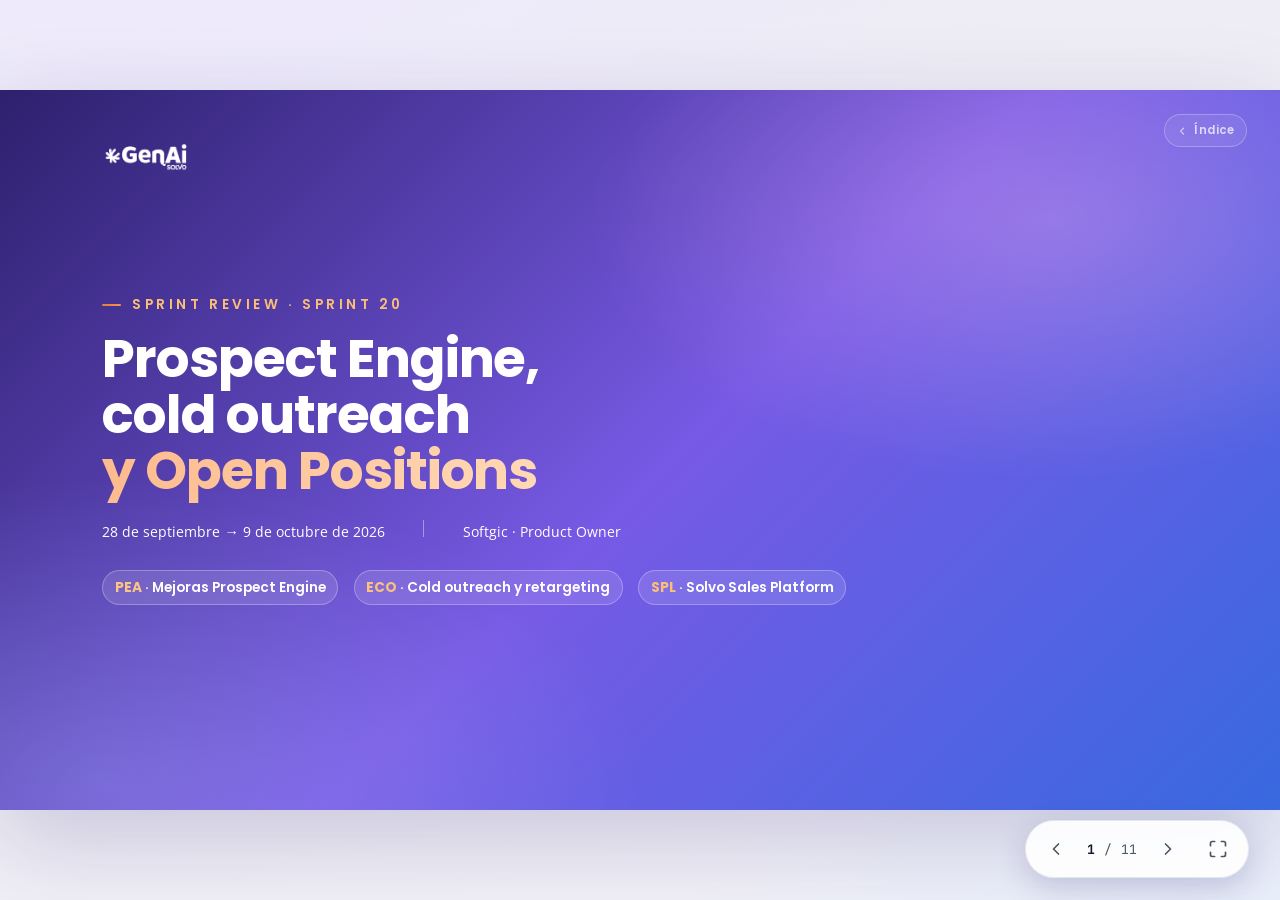
<file: reviews/sprint-20/index.html>
<!doctype html>
<html lang="es">
<head>
<meta charset="utf-8">
<meta name="viewport" content="width=device-width, initial-scale=1, viewport-fit=cover">
<title>Sprint Review 20 · Solvo GenAI</title>
<link rel="icon" href="../../assets/design-system/solvo-genai/logos/SolvoGenAI_Icon_Color.png">
<link rel="stylesheet" href="../../engine/deck.css">
<link rel="stylesheet" href="../../engine/media.css">
<style>
  /* Tres lineas exactas en la portada: el motor asume 20ch a 9cqh y el titulo
     de esta review es mas largo. */
  .slide--cover h1 { font-size: 7.4cqh; max-width: 29ch; }
  .slide--cover h1 .hl {
    background: linear-gradient(100deg, #FDBA8C 0%, #FFD9B5 100%);
    -webkit-background-clip: text; background-clip: text;
  }

  /* ------------------------------------------------- Grilla de funciones --
     Columnas iguales y filas alineadas: las tarjetas de la ultima fila caen
     bajo las primeras columnas, no centradas. */
  .fgrid {
    display: grid; gap: 2.4cqh 2.2cqw; margin-top: 3cqh;
    flex: 1; min-height: 0; align-content: center;
  }
  .fgrid--3 { grid-template-columns: repeat(3, 1fr); }
  .fgrid--2 { grid-template-columns: repeat(2, 1fr); }

  .fc {
    position: relative; overflow: hidden;
    background: var(--surface-2); border: 1px solid var(--line);
    border-radius: var(--radius-xl); padding: 2.6cqh 2.6cqh 2.6cqh 3cqh;
    display: flex; flex-direction: column; gap: 1cqh;
  }
  .fc::before { content: ""; position: absolute; left: 0; top: 0; bottom: 0; width: 4px; background: var(--grad-heat); }
  .fc-top { display: flex; align-items: center; gap: 1.4cqh; margin-bottom: .4cqh; }
  .fc-ico {
    flex: none;
    width: 4.8cqh; height: 4.8cqh; border-radius: 1.4cqh; display: grid; place-items: center;
    background: #FEF3EC; color: var(--energy-d); border: 1px solid rgba(224,126,58,.28);
  }
  .fc-ico svg { width: 2.6cqh; height: 2.6cqh; fill: none; stroke: currentColor; stroke-width: 1.8; stroke-linecap: round; stroke-linejoin: round; }
  .fc-n { margin-left: auto; flex: none; font-family: var(--font-mono); font-weight: 600; font-size: 1.7cqh; letter-spacing: .06em; color: var(--line-2); }
  .fc h3 { font-size: 2.3cqh; line-height: 1.2; }
  .fc p  { font-size: 1.8cqh; color: var(--ink-2); line-height: 1.45; }
  .fc p.fc-why {
    margin-top: auto; padding-top: 1.2cqh; border-top: 1px solid var(--line);
    color: var(--ink); font-size: 1.8cqh;
  }
  .fc-why b {
    display: block; margin-bottom: .4cqh;
    font-family: var(--font-mono); font-weight: 600; font-size: 1.25cqh; letter-spacing: .08em;
    text-transform: uppercase; color: var(--energy-d);
  }

  /* Slides de funciones: cada card dice qué hace y por qué importa. */
  .slide--func .fgrid { margin-top: 2.4cqh; align-content: center; row-gap: 0; }
  /* Subgrid: el titulo, el texto y el "por que importa" de las cards de una
     misma fila comparten pistas, asi la linea divisoria queda alineada. */
  .slide--func .fc { display: grid; grid-row: span 3; grid-template-rows: subgrid; row-gap: 1cqh; margin-bottom: 2.4cqh; }
  .slide--func .fc p.fc-why { margin-top: .6cqh; }
  .slide--func .fgrid--2 .fc p { font-size: 2cqh; }
  .slide--func .fgrid--2 .fc h3 { font-size: 2.6cqh; }

  /* ------------------------------------------------------------ Agenda --- */
  .fgrid--agenda .fc { padding: 3.2cqh 3cqh 3.2cqh 3.4cqh; gap: 1.1cqh; }
  .fgrid--agenda .fc h3 { font-size: 3cqh; }
  .fgrid--agenda .fc p  { font-size: 1.95cqh; }
  .fc-count { margin-top: 1cqh; font-family: var(--font-heading); font-weight: 700; font-size: 1.9cqh; color: var(--ink-3); }
  .agenda-note { margin-top: 2cqh; text-align: center; font-size: 1.7cqh; color: var(--ink-3); }

  /* ------------------------------------------------------------ Capturas --
     Todas ocupan el mismo marco y se turnan: asi cada una se ve grande en
     lugar de varias miniaturas ilegibles. */
  .slide--shots { padding: 4.4cqh 6cqw 3.4cqh; }
  .slide--shots .slide-head .titles h2 { font-size: 3.6cqh; margin-top: .6cqh; }
  .slide--shots .slide-foot { display: none; }
  .shots { position: relative; flex: 1; min-height: 0; margin-top: 2cqh; }
  .shot { position: absolute; inset: 0; display: flex; flex-direction: column; align-items: center; gap: 1.8cqh; margin: 0; }
  .shot img {
    flex: 1; min-height: 0; max-width: 100%; object-fit: contain; background: #fff;
    border: 1px solid var(--line); border-radius: 1.4cqh; box-shadow: 0 2.4cqh 5cqh rgba(46,32,109,.18);
  }
  .shot video {
    flex: 1; min-height: 0; max-width: 100%; object-fit: contain; background: #fff;
    border: 1px solid var(--line); border-radius: 1.4cqh; box-shadow: 0 2.4cqh 5cqh rgba(46,32,109,.18);
  }
  .shot figcaption { font-family: var(--font-heading); font-weight: 600; font-size: 1.95cqh; color: var(--ink-2); }
  .shot-dots { display: flex; gap: 1.2cqh; justify-content: center; margin-top: 1.6cqh; }
  .shot-dots i { width: 1.2cqh; height: 1.2cqh; border-radius: 50%; background: var(--line-2); transition: background .25s var(--ease), transform .25s var(--ease); }
  .shot-dots i.on { background: var(--energy); transform: scale(1.3); }

  /* Hueco de una captura de QA que todavia no llego: mismo marco que la
     imagen, para que el layout no cambie al reemplazarlo. */
  .shot-pending {
    flex: 1; min-height: 0; width: 100%; max-width: 150cqh;
    display: flex; flex-direction: column; align-items: center; justify-content: center; gap: 1.4cqh;
    border: 2px dashed var(--line-2); border-radius: 1.4cqh; background: var(--surface-2);
    color: var(--ink-3); text-align: center;
  }
  .shot-pending .sp-n { font-family: var(--font-mono); font-weight: 600; font-size: 3cqh; color: var(--energy-d); }
  .shot-pending b { font-family: var(--font-heading); font-size: 2.6cqh; color: var(--ink-2); }
  .shot-pending span { font-size: 1.7cqh; max-width: 60ch; line-height: 1.45; }

  /* ------------------------------------------------------------- Correos --
     Los correos son texto plano: se escriben como texto, no como captura,
     con el copy del prototipo. El resaltado marca lo que cambia por envio. */
  .mailc {
    background: #fff; border: 1px solid var(--line); border-radius: 1.2cqh;
    box-shadow: 0 2.4cqh 5cqh rgba(46,32,109,.14);
    padding: 2.4cqh 2.8cqh; text-align: left; white-space: pre-line;
    font-family: -apple-system, 'Segoe UI', Roboto, Arial, sans-serif; font-size: 1.72cqh; line-height: 1.5; color: #202124;
  }
  .mailc .subj { display: block; white-space: normal; padding-bottom: 1.1cqh; margin-bottom: 1.3cqh; border-bottom: 1px solid #ECEEF2; font-size: 1.6cqh; }
  .mailc a { color: #1a0dab; }
  .mailc .param { background: #FFF3EB; color: #B35215; border-radius: 3px; padding: 0 3px; }
  .mailc .foot { font-size: 1.3cqh; color: #888; }

  .duo { display: grid; grid-template-columns: 1.1fr 1fr; gap: 4cqw; align-items: center; flex: 1; min-height: 0; margin-top: 2cqh; }
  .duo aside { display: flex; flex-direction: column; gap: 2cqh; }
  .duo .mailc { font-size: 2.05cqh; padding: 3cqh 3.4cqh; }
  .duo .mailc .subj { font-size: 1.9cqh; }
  .duo .a-lead { font-size: 3cqh; line-height: 1.3; }
  .duo .a-flow li { font-size: 2.1cqh; line-height: 1.45; }

  .slide--mails-slide .mail-row { align-items: flex-start; }
  .slide--mails-slide .mail { flex: 1; max-width: 50cqw; }
  .slide--mails-slide .mail .to { font-size: 2cqh; }
  .slide--mails-slide .mail .subject { font-size: 1.4cqh; }

  /* ----------------------------------------------------------- Que sigue -- */
  .next-list { display: flex; flex-direction: column; margin-top: 3cqh; }
  .next-item {
    display: grid; grid-template-columns: 8cqw 1fr; align-items: center; gap: 2cqw;
    padding: 2.6cqh 0; border-bottom: 1px solid var(--line);
  }
  .next-item:first-child { border-top: 1px solid var(--line); }
  .next-item .ni-n { font-family: var(--font-mono); font-weight: 600; font-size: 2.6cqh; color: var(--energy-d); letter-spacing: .06em; }
  .next-item .ni-t { font-family: var(--font-heading); font-weight: 600; font-size: 2.7cqh; color: var(--ink); line-height: 1.2; }

  /* ------------------------------------------------------------ Fragmentos
     Cada elemento con data-frag entra con un avance. En un contenedor
     data-frag-mode="swap" solo se ve el ultimo revelado. */
  [data-frag] { opacity: 0; transform: translateY(2.4cqh); transition: opacity .42s var(--ease), transform .42s var(--ease); }
  [data-frag].is-shown { opacity: 1; transform: none; }
  [data-frag-mode="swap"] > [data-frag] { transform: none; }
  [data-frag-mode="swap"] > [data-frag].is-shown { opacity: 0; }
  [data-frag-mode="swap"] > [data-frag].is-current { opacity: 1; }
  @media (prefers-reduced-motion: reduce) { [data-frag] { transition: opacity .2s linear; transform: none; } }


  /* Que sigue: una entrega por fila, con su detalle debajo del titulo. */
  .next-list--desc .next-item { grid-template-columns: 5cqw 1fr; align-items: start; padding: 3.2cqh 0; }
  .next-list--desc .next-item .ni-n { padding-top: .2cqh; }
  .next-list--desc .next-item .ni-t { display: block; font-size: 2.9cqh; }
  .next-list--desc .next-item .ni-d { display: block; margin-top: .9cqh; font-size: 2cqh; line-height: 1.45; color: var(--ink-2); max-width: 75ch; }
</style>
</head>
<body>

<div id="deck">
  <div class="stage">

<!-- ============================================================= COVER -->
    <section class="slide slide--cover">
      <div class="cover-brand"><img src="[data-uri]" alt="Solvo GenAI"></div>
      <span class="eyebrow cover-kicker" data-reveal style="--i:0">Sprint Review · Sprint 20</span>
      <h1 data-reveal style="--i:1">Prospect Engine,<br>cold outreach<br><span class="hl">y Open Positions</span></h1>
      <div class="cover-meta" data-reveal style="--i:2">
        <span>28 de septiembre → 9 de octubre de 2026</span><span class="sep"></span><span>Softgic · Product Owner</span>
      </div>
      <div class="cover-projects" data-reveal style="--i:3">
        <span class="cp"><b>PEA</b> · Mejoras Prospect Engine</span>
        <span class="cp"><b>ECO</b> · Cold outreach y retargeting</span>
        <span class="cp"><b>SPL</b> · Solvo Sales Platform</span>
      </div>
    </section>

        <!-- ============================================================ AGENDA -->
    <section class="slide slide--content">
      <div class="slide-head"><div class="titles">
        <span class="eyebrow" data-reveal style="--i:0">Agenda</span>
        <h2 data-reveal style="--i:1">Alcance del sprint, por frente</h2>
      </div></div>
      <div class="fgrid fgrid--3 fgrid--agenda">
        <article class="fc" data-frag>
          <div class="fc-top">
            <span class="fc-ico"><svg viewBox="0 0 24 24" aria-hidden="true"><ellipse cx="12" cy="5.5" rx="7.5" ry="2.5"/><path d="M4.5 5.5v13c0 1.4 3.4 2.5 7.5 2.5s7.5-1.1 7.5-2.5v-13"/><path d="M4.5 12c0 1.4 3.4 2.5 7.5 2.5s7.5-1.1 7.5-2.5"/></svg></span>
            <span class="fc-n">01</span>
          </div>
          <h3>Mejoras Prospect Engine</h3>
          <p>Contactos y empresas con los datos completos que entrega Apollo, listos para importar.</p>
        </article>
        <article class="fc" data-frag>
          <div class="fc-top">
            <span class="fc-ico"><svg viewBox="0 0 24 24" aria-hidden="true"><path d="M21 3L10 14"/><path d="M21 3l-7 18-4-7-7-4z"/></svg></span>
            <span class="fc-n">02</span>
          </div>
          <h3>Cold outreach y retargeting</h3>
          <p>Remitente, horario, copy y asunto más humanos, prueba A/B, recordatorios y métricas sin tráfico fantasma.</p>
        </article>
        <article class="fc" data-frag>
          <div class="fc-top">
            <span class="fc-ico"><svg viewBox="0 0 24 24" aria-hidden="true"><rect x="3" y="4" width="18" height="16" rx="2"/><path d="M3 9h18M8 13h8M8 16.5h5"/></svg></span>
            <span class="fc-n">03</span>
          </div>
          <h3>Solvo Sales Platform — Release 3</h3>
          <p>Open Positions: listado, filtros, exportación en formato Apollo y detalle de la vacante.</p>
        </article>
      </div>
      <div class="slide-foot"><span class="foot-mark" aria-hidden="true"></span>Sprint Review 20</div>
    </section>

    <!-- ===================================================== PEA ·· divider -->
    <section class="slide slide--section">
      <span class="sec-index">01 / 03</span>
      <span class="sec-rule" data-reveal style="--i:0"></span>
      <h2 class="sec-title" data-reveal style="--i:1">Mejoras Prospect Engine</h2>
      <p class="sec-scope" data-reveal style="--i:2">Contactos y empresas con los datos completos que entrega Apollo, listos para importar.</p>
    </section>

    <!-- ===================================================== PEA ·· funciones -->
    <section class="slide slide--content slide--func">
      <div class="slide-head"><div class="titles">
        <span class="eyebrow" data-reveal style="--i:0">FPEA-0 · FPEA-1 · FPEA-2</span>
        <h2 data-reveal style="--i:1">Mejoras Prospect Engine</h2>
        <p class="sub" data-reveal style="--i:2">Lo que el motor ya paga se guarda completo, listo para importar en Apollo.</p>
      </div></div>
      <div class="fgrid fgrid--3">
        <article class="fc" data-frag>
          <div class="fc-top">
            <span class="fc-ico"><svg viewBox="0 0 24 24" aria-hidden="true"><ellipse cx="12" cy="5.5" rx="7.5" ry="2.5"/><path d="M4.5 5.5v13c0 1.4 3.4 2.5 7.5 2.5s7.5-1.1 7.5-2.5v-13"/><path d="M4.5 12c0 1.4 3.4 2.5 7.5 2.5s7.5-1.1 7.5-2.5"/></svg></span>
            <h3>Campos para la importación en Apollo</h3>
            <span class="fc-n">FPEA-0</span>
          </div>
          <p>Contactos y empresas con los campos que usa Apollo: nombre y apellido, teléfonos por tipo y la dirección desagregada.</p>
          <p class="fc-why"><b>Por qué importa</b>Lo que descubre el motor se importa en Apollo sin rearmar columnas.</p>
        </article>
        <article class="fc" data-frag>
          <div class="fc-top">
            <span class="fc-ico"><svg viewBox="0 0 24 24" aria-hidden="true"><path d="M3 20.5V8l6-4 6 4v12.5"/><path d="M15 20.5v-9l6 3.2v5.8"/><path d="M2 20.5h20"/><path d="M8 11.5h2M8 15h2"/></svg></span>
            <h3>Firmografía de la empresa</h3>
            <span class="fc-n">FPEA-1</span>
          </div>
          <p>Teléfono corporativo, dirección, códigos SIC y NAICS y empresa matriz, tal como los entrega Apollo.</p>
          <p class="fc-why"><b>Por qué importa</b>Son datos que ya se pagaban y se descartaban; ahora quedan guardados.</p>
        </article>
        <article class="fc" data-frag>
          <div class="fc-top">
            <span class="fc-ico"><svg viewBox="0 0 24 24" aria-hidden="true"><circle cx="12" cy="8" r="3.6"/><path d="M5 20.5a7 7 0 0 1 14 0"/></svg></span>
            <h3>Contacto completo</h3>
            <span class="fc-n">FPEA-2</span>
          </div>
          <p>Cada decisor revelado guarda su LinkedIn, su seniority, su ubicación y sus teléfonos por tipo.</p>
          <p class="fc-why"><b>Por qué importa</b>El SDR tiene más de una vía para llegar a la persona correcta.</p>
        </article>
      </div>
      <div class="slide-foot"><span class="foot-mark" aria-hidden="true"></span>Sprint Review 20 · Mejoras Prospect Engine</div>
    </section>

    <!-- ===================================================== ECO ·· divider -->
    <section class="slide slide--section">
      <span class="sec-index">02 / 03</span>
      <span class="sec-rule" data-reveal style="--i:0"></span>
      <h2 class="sec-title" data-reveal style="--i:1">Cold outreach y retargeting</h2>
      <p class="sec-scope" data-reveal style="--i:2">El cold email se escribe y se envía como lo haría una persona, se prueba en dos formatos, suma recordatorios y se mide sobre lo que hacen los decisores.</p>
    </section>

    <!-- ===================================================== ECO ·· funciones -->
    <section class="slide slide--content slide--func">
      <div class="slide-head"><div class="titles">
        <span class="eyebrow" data-reveal style="--i:0">FPEA-3 · FECO-1 · FSPL-8 · FECO-5</span>
        <h2 data-reveal style="--i:1">Cold outreach y retargeting</h2>
        <p class="sub" data-reveal style="--i:2">Mejoras sobre todo el recorrido del correo, del envío a la medición.</p>
      </div></div>
      <div class="fgrid fgrid--3">
        <article class="fc" data-frag>
          <div class="fc-top">
            <span class="fc-ico"><svg viewBox="0 0 24 24" aria-hidden="true"><circle cx="8.5" cy="8" r="3.2"/><path d="M2.5 19.5a6 6 0 0 1 12 0"/><rect x="14" y="10" width="8" height="6" rx="1"/><path d="M14.3 10.6l3.7 2.8 3.7-2.8"/></svg></span>
            <h3>Remitente con nombre propio</h3>
            <span class="fc-n">01</span>
          </div>
          <p>El cold email sale a nombre de Claire Bennet, con su nombre visible y su firma.</p>
          <p class="fc-why"><b>Por qué importa</b>El decisor recibe el mensaje de una persona y no de una cuenta corporativa.</p>
        </article>
        <article class="fc" data-frag>
          <div class="fc-top">
            <span class="fc-ico"><svg viewBox="0 0 24 24" aria-hidden="true"><circle cx="12" cy="12" r="8.5"/><path d="M12 7.5V12l3 2"/></svg></span>
            <h3>Hora de envío</h3>
            <span class="fc-n">02</span>
          </div>
          <p>Los correos salen dentro del horario laboral de Nueva York, en una ventana configurable.</p>
          <p class="fc-why"><b>Por qué importa</b>El correo llega cuando el decisor está trabajando, y no queda enterrado bajo los de la noche.</p>
        </article>
        <article class="fc" data-frag>
          <div class="fc-top">
            <span class="fc-ico"><svg viewBox="0 0 24 24" aria-hidden="true"><path d="M4 20h4L19 9a2.8 2.8 0 0 0-4-4L4 16z"/><path d="M13.5 6.5l4 4"/></svg></span>
            <h3>Copy y asunto más humanos</h3>
            <span class="fc-n">03</span>
          </div>
          <p>Un mensaje fijo en primera persona y un asunto corto y directo. La IA solo completa el oficio, el puesto y la ciudad de la vacante.</p>
          <p class="fc-why"><b>Por qué importa</b>El correo deja de leerse como generado, y como todos dicen lo mismo, su resultado se puede comparar.</p>
        </article>
        <article class="fc" data-frag>
          <div class="fc-top">
            <span class="fc-ico"><svg viewBox="0 0 24 24" aria-hidden="true"><rect x="3" y="5" width="7.5" height="14" rx="1.5"/><rect x="13.5" y="5" width="7.5" height="14" rx="1.5"/><path d="M5 14l1.8-5 1.8 5M5.6 12.4h2.4"/><path d="M15.6 9h2a1.5 1.5 0 0 1 0 3h-2zM15.6 12h2.3a1.5 1.5 0 0 1 0 3h-2.3z"/></svg></span>
            <h3>Prueba A/B</h3>
            <span class="fc-n">04</span>
          </div>
          <p>Las empresas se alternan entre dos plantillas, una maquetada y otra en texto plano, y cada envío registra su variante.</p>
          <p class="fc-why"><b>Por qué importa</b>Se mide qué formato funciona mejor en lugar de suponerlo.</p>
        </article>
        <article class="fc" data-frag>
          <div class="fc-top">
            <span class="fc-ico"><svg viewBox="0 0 24 24" aria-hidden="true"><rect x="3" y="5" width="18" height="14" rx="2"/><path d="M3.5 6l8.5 7 8.5-7"/><circle cx="19" cy="5" r="3" fill="currentColor" stroke="none"/></svg></span>
            <h3>Correos de retargeting</h3>
            <span class="fc-n">05</span>
          </div>
          <p>Dos recordatorios con copy fijo: uno para quien no abrió el cold email y otro para quien visitó la landing sin reservar.</p>
          <p class="fc-why"><b>Por qué importa</b>El decisor que no respondió recibe una segunda oportunidad, y el reporte compara los dos mensajes.</p>
        </article>
        <article class="fc" data-frag>
          <div class="fc-top">
            <span class="fc-ico"><svg viewBox="0 0 24 24" aria-hidden="true"><path d="M12 3l7.5 3v5.5c0 4.6-3.2 8.2-7.5 9.5-4.3-1.3-7.5-4.9-7.5-9.5V6z"/><path d="M8.8 12.2l2.2 2.2 4.2-4.4"/></svg></span>
            <h3>Mitigación de métricas fantasma</h3>
            <span class="fc-n">06</span>
          </div>
          <p>Los clics de los escáneres de correo se separan de los humanos, y la visita a la landing cuenta solo a partir del primer scroll o clic del prospecto.</p>
          <p class="fc-why"><b>Por qué importa</b>El funnel muestra lo que hicieron los decisores, no los filtros de seguridad que abren los enlaces.</p>
        </article>
      </div>
      <div class="slide-foot"><span class="foot-mark" aria-hidden="true"></span>Sprint Review 20 · Cold outreach y retargeting</div>
    </section>

<!-- =================================================== SPL ·· divider -->
    <section class="slide slide--section">
      <span class="sec-index">03 / 03</span>
      <span class="sec-rule" data-reveal style="--i:0"></span>
      <h2 class="sec-title" data-reveal style="--i:1">Solvo Sales Platform — Release 3</h2>
      <p class="sec-scope" data-reveal style="--i:2">Open Positions completo: el equipo comercial encuentra, filtra, exporta y asigna las posiciones detectadas desde una sola pantalla.</p>
    </section>

    <!-- FSPL-2 ·· funciones -->
    <section class="slide slide--content slide--func">
      <div class="slide-head"><div class="titles">
        <span class="eyebrow" data-reveal style="--i:0">Solvo Sales Platform — Release 3</span>
        <h2 data-reveal style="--i:1">FSPL-2: Positions</h2>
        <p class="sub" data-reveal style="--i:2">Las vacantes que detecta el motor, listas para trabajar desde Open Positions.</p>
      </div></div>
      <div class="fgrid fgrid--2">
        <article class="fc" data-frag>
          <div class="fc-top">
            <span class="fc-ico"><svg viewBox="0 0 24 24" aria-hidden="true"><circle cx="11" cy="11" r="7"/><path d="M20 20l-3.6-3.6"/></svg></span>
            <h3>Listado de vacantes</h3>
            <span class="fc-n">01</span>
          </div>
          <p>Cada vacante en una tarjeta con su empresa, su ajuste al ICP, el salario y los decisores. Se busca por título o descripción y se ordena de seis formas.</p>
          <p class="fc-why"><b>Por qué importa</b>El comercial ve en una sola pantalla qué vacante vale la pena trabajar, sin abrir fichas.</p>
        </article>
        <article class="fc" data-frag>
          <div class="fc-top">
            <span class="fc-ico"><svg viewBox="0 0 24 24" aria-hidden="true"><path d="M4 5h16l-6 7.5V19l-4 1.5v-8z"/></svg></span>
            <h3>Filtros mejorados</h3>
            <span class="fc-n">02</span>
          </div>
          <p>Un popup con 26 criterios sobre la vacante, la empresa y la asignación. Se arman en borrador y se aplican de una vez.</p>
          <p class="fc-why"><b>Por qué importa</b>Cada quien arma su lista de trabajo del día, por estado, industria o tamaño de empresa.</p>
        </article>
        <article class="fc" data-frag>
          <div class="fc-top">
            <span class="fc-ico"><svg viewBox="0 0 24 24" aria-hidden="true"><path d="M12 15.5V3.5"/><path d="M8 7.5l4-4 4 4"/><path d="M4 15v4a1.5 1.5 0 0 0 1.5 1.5h13A1.5 1.5 0 0 0 20 19v-4"/></svg></span>
            <h3>Exportación en formato Apollo</h3>
            <span class="fc-n">03</span>
          </div>
          <p>Descarga las vacantes del recorte y, en el mismo archivo, sus prospectos con el formato de importación de Apollo.</p>
          <p class="fc-why"><b>Por qué importa</b>Los prospectos se cargan en Apollo sin rearmar columnas, y queda registrado quién exportó qué.</p>
        </article>
        <article class="fc" data-frag>
          <div class="fc-top">
            <span class="fc-ico"><svg viewBox="0 0 24 24" aria-hidden="true"><path d="M5.5 3.5h9l5 5v12a1 1 0 0 1-1 1h-13a1 1 0 0 1-1-1v-16a1 1 0 0 1 1-1z"/><path d="M14.5 3.5v5h5"/><path d="M8.5 13h7M8.5 17h4.5"/></svg></span>
            <h3>Detalle de la vacante</h3>
            <span class="fc-n">04</span>
          </div>
          <p>Separa lo que dice el aviso de lo que dedujo el motor, con la empresa, sus decisores, la asignación y el historial. Desde ahí se edita, se cambia el estado o se borra.</p>
          <p class="fc-why"><b>Por qué importa</b>Todo lo que hace falta para decidir y actuar sobre una vacante está en una sola ficha.</p>
        </article>
      </div>
      <div class="slide-foot"><span class="foot-mark" aria-hidden="true"></span>Sprint Review 20 · Solvo Sales Platform</div>
    </section>

    <!-- ================================================ FSPL-2 ·· capturas -->
    <section class="slide slide--content slide--shots">
      <div class="slide-head"><div class="titles">
        <span class="eyebrow" data-reveal style="--i:0">Solvo Sales Platform — Release 3</span>
        <h2 data-reveal style="--i:1">FSPL-2: Positions</h2>
      </div></div>
      <div class="shots" data-frag-mode="swap">
        <figure class="shot" data-frag>
          <video src="assets/video/01-listado-vacantes.mp4" muted loop playsinline preload="metadata" aria-label="Listado de vacantes en QA"></video>
          <figcaption>Listado de vacantes: cada tarjeta con su empresa, ICP, salario y decisores</figcaption>
        </figure>
        <figure class="shot" data-frag>
          <video src="assets/video/02-filtros.mp4" muted loop playsinline preload="metadata" aria-label="Filtros de Open Positions en QA"></video>
          <figcaption>Filtros mejorados: los criterios se arman en el popup y se aplican de una vez</figcaption>
        </figure>
        <figure class="shot" data-frag>
          <video src="assets/video/03-exportacion-apollo.mp4" muted loop playsinline preload="metadata" aria-label="Exportación de vacantes en QA"></video>
          <figcaption>Exportación de las vacantes con sus prospectos en formato Apollo</figcaption>
        </figure>
        <figure class="shot" data-frag>
          <video src="assets/video/04-detalle-vacante.mp4" muted loop playsinline preload="metadata" aria-label="Detalle de una vacante en QA"></video>
          <figcaption>Detalle de la vacante: aviso, análisis del motor, empresa y decisores</figcaption>
        </figure>
      </div>
      <div class="shot-dots"><i></i><i></i><i></i><i></i></div>
      <div class="slide-foot"><span class="foot-mark" aria-hidden="true"></span>Sprint Review 20</div>
    </section>

    <!-- ======================================================= QUÉ SIGUE -->
    <section class="slide slide--content">
      <div class="slide-head"><div class="titles">
        <span class="eyebrow" data-reveal style="--i:0">Próximos pasos</span>
        <h2 data-reveal style="--i:1">Qué sigue</h2>
      </div></div>
      <div class="next-list next-list--desc">
        <div class="next-item" data-frag><span class="ni-n">01</span><div><span class="ni-t">Solvo Recruiter Platform a producción</span><span class="ni-d">MVP y Release 2, con AI Search como vía principal de búsqueda. Cada candidato nuevo queda con su perfil, y el reporte de la ejecución envía solo los nuevos.</span></div></div>
        <div class="next-item" data-frag><span class="ni-n">02</span><div><span class="ni-t">Showcase de talento en la landing</span><span class="ni-d">Cada cold email lleva el currículo afín a la vacante, y la vitrina se administra desde Solvo Platform.</span></div></div>
        <div class="next-item" data-frag><span class="ni-n">03</span><div><span class="ni-t">Monitoreo cercano del funnel</span><span class="ni-d">Seguimiento del cold email para comprobar si mejoran la entregabilidad y la conversión.</span></div></div>
        <div class="next-item" data-frag><span class="ni-n">04</span><div><span class="ni-t">Prospect Engine España</span><span class="ni-d">MVP: España en el motor de prospección con el método actual. Proyectado para el sprint 22.</span></div></div>
      </div>
      <div class="slide-foot"><span class="foot-mark" aria-hidden="true"></span>Sprint Review 20</div>
    </section>

    <!-- ============================================================ CIERRE -->
    <section class="slide slide--end">
      <div class="cover-brand"><img src="[data-uri]" alt="Solvo GenAI"></div>
      <h2 data-reveal style="--i:0">¿Preguntas?</h2>
      <p class="end-sub" data-reveal style="--i:1">Gracias — Sprint Review 20 · Softgic Product Owner</p>
    </section>

  </div><!-- /stage -->

  <div class="controls">
    <button class="ctrl" data-action="prev" aria-label="Anterior"><svg viewBox="0 0 24 24"><path d="M15 18l-6-6 6-6"/></svg></button>
    <span class="counter"><b data-counter-cur>1</b> / <span data-counter-tot>11</span></span>
    <button class="ctrl" data-action="next" aria-label="Siguiente"><svg viewBox="0 0 24 24"><path d="M9 6l6 6-6 6"/></svg></button>
    <button class="ctrl" data-action="fullscreen" aria-label="Pantalla completa"><svg viewBox="0 0 24 24"><path d="M8 3H5a2 2 0 0 0-2 2v3M16 3h3a2 2 0 0 1 2 2v3M21 16v3a2 2 0 0 1-2 2h-3M3 16v3a2 2 0 0 0 2 2h3"/></svg></button>
  </div>
</div>

<script src="../../engine/deck.js"></script>
<script src="../../engine/media.js"></script>
<script>
/* ---------------------------------------------------------------- Fragmentos
   Revelado por avance dentro de una slide. Se engancha en fase de captura,
   antes que el motor, y solo le corta el paso cuando queda algo por revelar;
   el motor queda intacto para el resto de los decks. */
(function () {
  "use strict";
  var deck = document.getElementById("deck");
  if (!deck || !window.Deck) return;
  var back = false;

  function activa()      { return deck.querySelector(".slide.is-active"); }
  function frags(s)      { return s ? [].slice.call(s.querySelectorAll("[data-frag]")) : []; }
  function minimo(s)     { return s && s.querySelector('[data-frag-mode="swap"]') ? 1 : 0; }
  function cuantos(s)    { return parseInt(s.dataset.fragN || "0", 10); }

  function pintar(s, n) {
    var f = frags(s);
    f.forEach(function (el, i) {
      el.classList.toggle("is-shown", i < n);
      el.classList.toggle("is-current", i === n - 1);
    });
    var dots = s.querySelectorAll(".shot-dots i");
    for (var i = 0; i < dots.length; i++) dots[i].classList.toggle("on", i === n - 1);
    s.dataset.fragN = n;
  }

  function avanza() {
    var s = activa(); if (!s) return false;
    var total = frags(s).length; if (!total) return false;
    var n = cuantos(s); if (n >= total) return false;
    pintar(s, n + 1); return true;
  }
  function retrocede() {
    var s = activa(); if (!s) return false;
    var n = cuantos(s);
    if (n <= minimo(s)) return false;
    pintar(s, n - 1); return true;
  }

  document.addEventListener("deck:change", function (e) {
    var s = e.detail.slide;
    pintar(s, back ? frags(s).length : minimo(s));
    back = false;
  });

  document.addEventListener("keydown", function (e) {
    var k = e.key;
    if (k === "ArrowRight" || k === "PageDown" || k === " " || k === "Spacebar") {
      back = false;
      if (avanza()) { e.preventDefault(); e.stopImmediatePropagation(); }
    } else if (k === "ArrowLeft" || k === "PageUp") {
      if (retrocede()) { e.preventDefault(); e.stopImmediatePropagation(); }
      else back = true;
    } else if (k === "Home" || k === "End") { back = false; }
  }, true);

  document.addEventListener("click", function (e) {
    var b = e.target.closest && e.target.closest("[data-action]");
    if (!b) return;
    var a = b.getAttribute("data-action");
    if (a === "next") { back = false; if (avanza()) { e.preventDefault(); e.stopImmediatePropagation(); } }
    else if (a === "prev") { if (retrocede()) { e.preventDefault(); e.stopImmediatePropagation(); } else back = true; }
  }, true);

  /* Click sobre la slide avanza, salvo en enlaces, botones y el iframe. */
  var stage = deck.querySelector(".stage");
  if (stage) stage.addEventListener("click", function (e) {
    if (e.target.closest && e.target.closest("a, button, .landing")) return;
    back = false;
    if (!avanza()) window.Deck.next();
  });

  /* El motor ya emitio su primer deck:change antes de que existiera este
     listener, asi que la slide inicial se pinta a mano. */
  pintar(activa(), minimo(activa()));
})();
</script>
<script>
/* -------------------------------------------------------------------- Videos
   Un clip corre solo mientras su captura es la visible de la slide activa;
   al volver a ella arranca desde el inicio. */
(function () {
  "use strict";
  var deck = document.getElementById("deck");
  if (!deck) return;
  var vids = [].slice.call(deck.querySelectorAll(".shot video"));
  if (!vids.length) return;
  function sync() {
    vids.forEach(function (v) {
      var fig = v.closest(".shot"), slide = v.closest(".slide");
      var on = slide.classList.contains("is-active") && fig.classList.contains("is-current");
      if (on && v.paused) { try { v.currentTime = 0; } catch (e) {} var p = v.play(); if (p && p.catch) p.catch(function () {}); }
      else if (!on && !v.paused) { v.pause(); }
    });
  }
  new MutationObserver(sync).observe(deck, { attributes: true, attributeFilter: ["class"], subtree: true });
  sync();
})();
</script>
</body>
</html>
</file>
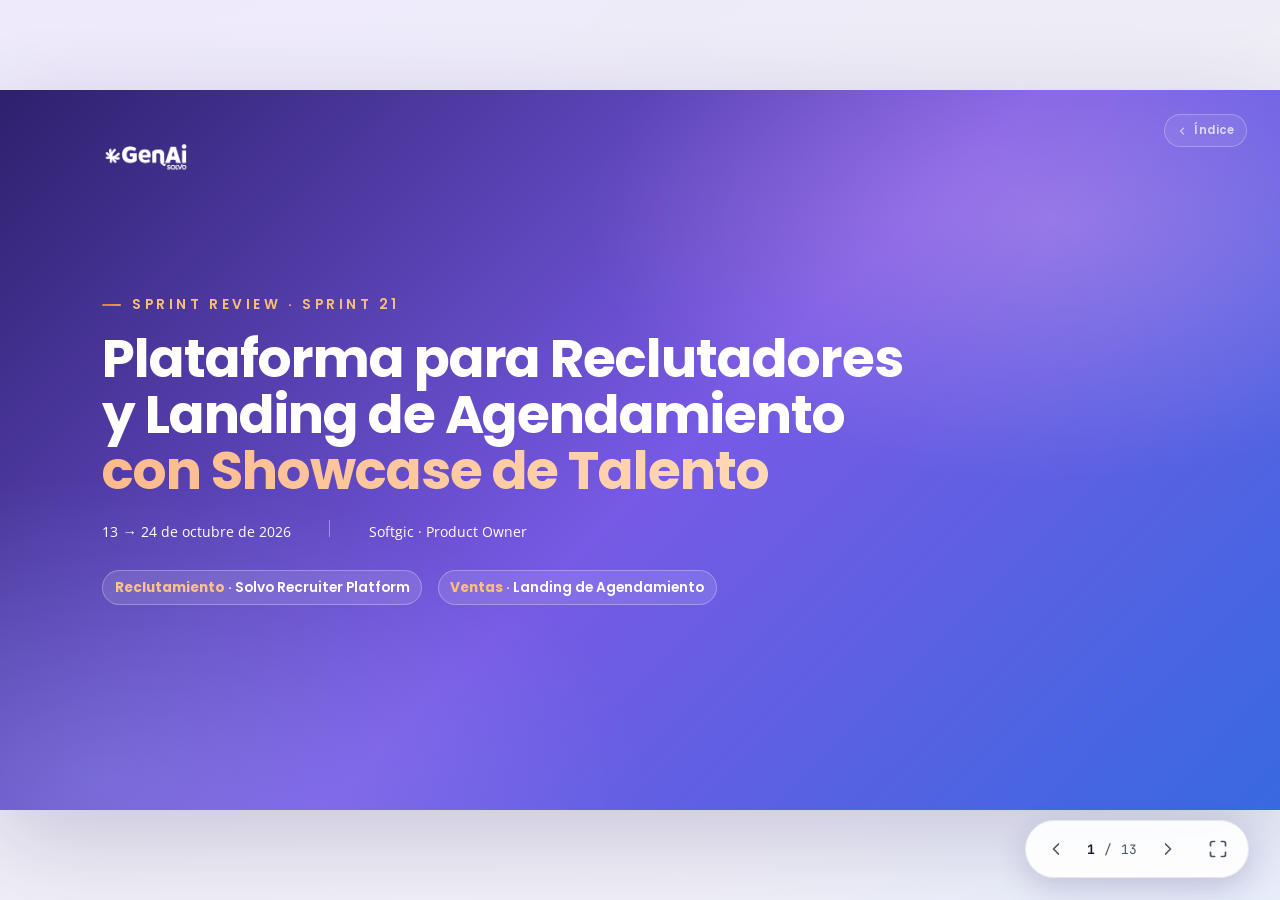
<file: reviews/sprint-21/index.html>
<!doctype html>
<html lang="es">
<head>
<meta charset="utf-8">
<meta name="viewport" content="width=device-width, initial-scale=1, viewport-fit=cover">
<title>Sprint Review 21 · Solvo GenAI</title>
<link rel="icon" href="../../assets/design-system/solvo-genai/logos/SolvoGenAI_Icon_Color.png">
<link rel="stylesheet" href="../../engine/deck.css">
<link rel="stylesheet" href="../../engine/media.css">
<style>
  /* Tres lineas exactas en la portada: el motor asume 20ch a 9cqh y el titulo
     de esta review es mas largo. */
  .slide--cover h1 { font-size: 7.4cqh; max-width: 29ch; }
  .slide--cover h1 .hl {
    background: linear-gradient(100deg, #FDBA8C 0%, #FFD9B5 100%);
    -webkit-background-clip: text; background-clip: text;
  }

  /* ------------------------------------------------- Grilla de funciones --
     Columnas iguales y filas alineadas: las tarjetas de la ultima fila caen
     bajo las primeras columnas, no centradas. */
  .fgrid {
    display: grid; gap: 2.4cqh 2.2cqw; margin-top: 3cqh;
    flex: 1; min-height: 0; align-content: center;
  }
  .fgrid--3 { grid-template-columns: repeat(3, 1fr); }
  .fgrid--2 { grid-template-columns: repeat(2, 1fr); }

  .fc {
    position: relative; overflow: hidden;
    background: var(--surface-2); border: 1px solid var(--line);
    border-radius: var(--radius-xl); padding: 2.6cqh 2.6cqh 2.6cqh 3cqh;
    display: flex; flex-direction: column; gap: 1cqh;
  }
  .fc::before { content: ""; position: absolute; left: 0; top: 0; bottom: 0; width: 4px; background: var(--grad-heat); }
  .fc-top { display: flex; align-items: center; gap: 1.4cqh; margin-bottom: .4cqh; }
  .fc-ico {
    flex: none;
    width: 4.8cqh; height: 4.8cqh; border-radius: 1.4cqh; display: grid; place-items: center;
    background: #FEF3EC; color: var(--energy-d); border: 1px solid rgba(224,126,58,.28);
  }
  .fc-ico svg { width: 2.6cqh; height: 2.6cqh; fill: none; stroke: currentColor; stroke-width: 1.8; stroke-linecap: round; stroke-linejoin: round; }
  .fc-n { margin-left: auto; flex: none; font-family: var(--font-mono); font-weight: 600; font-size: 1.7cqh; letter-spacing: .06em; color: var(--line-2); }
  .fc h3 { font-size: 2.3cqh; line-height: 1.2; }
  .fc p  { font-size: 1.8cqh; color: var(--ink-2); line-height: 1.45; }
  .fc p.fc-why {
    margin-top: auto; padding-top: 1.2cqh; border-top: 1px solid var(--line);
    color: var(--ink); font-size: 1.8cqh;
  }
  .fc-why b {
    display: block; margin-bottom: .4cqh;
    font-family: var(--font-mono); font-weight: 600; font-size: 1.25cqh; letter-spacing: .08em;
    text-transform: uppercase; color: var(--energy-d);
  }

  /* Slides de funciones: cada card dice qué hace y por qué importa. */
  .slide--func .fgrid { margin-top: 2.4cqh; align-content: center; row-gap: 0; }
  /* Subgrid: el titulo, el texto y el "por que importa" de las cards de una
     misma fila comparten pistas, asi la linea divisoria queda alineada. */
  .slide--func .fc { display: grid; grid-row: span 3; grid-template-rows: subgrid; row-gap: 1cqh; margin-bottom: 2.4cqh; }
  .slide--func .fc p.fc-why { margin-top: .6cqh; }
  .slide--func .fgrid--2 .fc p { font-size: 2cqh; }
  .slide--func .fgrid--2 .fc h3 { font-size: 2.6cqh; }

  /* ------------------------------------------------------------ Agenda --- */
  .fgrid--agenda .fc { padding: 3.2cqh 3cqh 3.2cqh 3.4cqh; gap: 1.1cqh; }
  .fgrid--agenda .fc h3 { font-size: 3cqh; }
  .fgrid--agenda .fc p  { font-size: 1.95cqh; }
  .fc-count { margin-top: 1cqh; font-family: var(--font-heading); font-weight: 700; font-size: 1.9cqh; color: var(--ink-3); }
  .agenda-note { margin-top: 2cqh; text-align: center; font-size: 1.7cqh; color: var(--ink-3); }

  /* ------------------------------------------------------------ Capturas --
     Todas ocupan el mismo marco y se turnan: asi cada una se ve grande en
     lugar de varias miniaturas ilegibles. */
  .slide--shots { padding: 4.4cqh 6cqw 3.4cqh; }
  .slide--shots .slide-head .titles h2 { font-size: 3.6cqh; margin-top: .6cqh; }
  .slide--shots .slide-foot { display: none; }
  .shots { position: relative; flex: 1; min-height: 0; margin-top: 2cqh; }
  .shot { position: absolute; inset: 0; display: flex; flex-direction: column; align-items: center; gap: 1.8cqh; margin: 0; }
  .shot img {
    flex: 1; min-height: 0; max-width: 100%; object-fit: contain; background: #fff;
    border: 1px solid var(--line); border-radius: 1.4cqh; box-shadow: 0 2.4cqh 5cqh rgba(46,32,109,.18);
  }
  .shot video {
    flex: 1; min-height: 0; max-width: 100%; object-fit: contain; background: #fff;
    border: 1px solid var(--line); border-radius: 1.4cqh; box-shadow: 0 2.4cqh 5cqh rgba(46,32,109,.18);
  }
  .shot figcaption { font-family: var(--font-heading); font-weight: 600; font-size: 1.95cqh; color: var(--ink-2); }
  .shot-dots { display: flex; gap: 1.2cqh; justify-content: center; margin-top: 1.6cqh; }
  .shot-dots i { width: 1.2cqh; height: 1.2cqh; border-radius: 50%; background: var(--line-2); transition: background .25s var(--ease), transform .25s var(--ease); }
  .shot-dots i.on { background: var(--energy); transform: scale(1.3); }

  /* Hueco de una captura de QA que todavia no llego: mismo marco que la
     imagen, para que el layout no cambie al reemplazarlo. */
  .shot-pending {
    flex: 1; min-height: 0; width: 100%; max-width: 150cqh;
    display: flex; flex-direction: column; align-items: center; justify-content: center; gap: 1.4cqh;
    border: 2px dashed var(--line-2); border-radius: 1.4cqh; background: var(--surface-2);
    color: var(--ink-3); text-align: center;
  }
  .shot-pending .sp-n { font-family: var(--font-mono); font-weight: 600; font-size: 3cqh; color: var(--energy-d); }
  .shot-pending b { font-family: var(--font-heading); font-size: 2.6cqh; color: var(--ink-2); }
  .shot-pending span { font-size: 1.7cqh; max-width: 60ch; line-height: 1.45; }

  /* ------------------------------------------------------------- Correos --
     Los correos son texto plano: se escriben como texto, no como captura,
     con el copy del prototipo. El resaltado marca lo que cambia por envio. */
  .mailc {
    background: #fff; border: 1px solid var(--line); border-radius: 1.2cqh;
    box-shadow: 0 2.4cqh 5cqh rgba(46,32,109,.14);
    padding: 2.4cqh 2.8cqh; text-align: left; white-space: pre-line;
    font-family: -apple-system, 'Segoe UI', Roboto, Arial, sans-serif; font-size: 1.72cqh; line-height: 1.5; color: #202124;
  }
  .mailc .subj { display: block; white-space: normal; padding-bottom: 1.1cqh; margin-bottom: 1.3cqh; border-bottom: 1px solid #ECEEF2; font-size: 1.6cqh; }
  .mailc a { color: #1a0dab; }
  .mailc .param { background: #FFF3EB; color: #B35215; border-radius: 3px; padding: 0 3px; }
  .mailc .foot { font-size: 1.3cqh; color: #888; }

  .duo { display: grid; grid-template-columns: 1.1fr 1fr; gap: 4cqw; align-items: center; flex: 1; min-height: 0; margin-top: 2cqh; }
  .duo aside { display: flex; flex-direction: column; gap: 2cqh; }
  .duo .mailc { font-size: 2.05cqh; padding: 3cqh 3.4cqh; }
  .duo .mailc .subj { font-size: 1.9cqh; }
  .duo .a-lead { font-size: 3cqh; line-height: 1.3; }
  .duo .a-flow li { font-size: 2.1cqh; line-height: 1.45; }

  .slide--mails-slide .mail-row { align-items: flex-start; }
  .slide--mails-slide .mail { flex: 1; max-width: 50cqw; }
  .slide--mails-slide .mail .to { font-size: 2cqh; }
  .slide--mails-slide .mail .subject { font-size: 1.4cqh; }

  /* ----------------------------------------------------------- Que sigue -- */
  .next-list { display: flex; flex-direction: column; margin-top: 3cqh; }
  .next-item {
    display: grid; grid-template-columns: 8cqw 1fr; align-items: center; gap: 2cqw;
    padding: 2.6cqh 0; border-bottom: 1px solid var(--line);
  }
  .next-item:first-child { border-top: 1px solid var(--line); }
  .next-item .ni-n { font-family: var(--font-mono); font-weight: 600; font-size: 2.6cqh; color: var(--energy-d); letter-spacing: .06em; }
  .next-item .ni-t { font-family: var(--font-heading); font-weight: 600; font-size: 2.7cqh; color: var(--ink); line-height: 1.2; }

  /* ------------------------------------------------------------ Fragmentos
     Cada elemento con data-frag entra con un avance. En un contenedor
     data-frag-mode="swap" solo se ve el ultimo revelado. */
  [data-frag] { opacity: 0; transform: translateY(2.4cqh); transition: opacity .42s var(--ease), transform .42s var(--ease); }
  [data-frag].is-shown { opacity: 1; transform: none; }
  [data-frag-mode="swap"] > [data-frag] { transform: none; }
  [data-frag-mode="swap"] > [data-frag].is-shown { opacity: 0; }
  [data-frag-mode="swap"] > [data-frag].is-current { opacity: 1; }
  @media (prefers-reduced-motion: reduce) { [data-frag] { transition: opacity .2s linear; transform: none; } }


  /* Que sigue: una entrega por fila, con su detalle debajo del titulo. */
  .next-list--desc .next-item { grid-template-columns: 5cqw 1fr; align-items: start; padding: 2.3cqh 0; }
  .next-list--desc .next-item .ni-n { padding-top: .2cqh; }
  .next-list--desc .next-item .ni-t { display: block; font-size: 2.9cqh; }
  .next-list--desc .next-item .ni-d { display: block; margin-top: .9cqh; font-size: 2cqh; line-height: 1.45; color: var(--ink-2); max-width: 75ch; }

  /* ------------------------------------------------------ Estado actual --
     Mismo listado que el indice del deck de mapa de componentes. */
  .ix-table { margin-top: 2.4cqh; display: flex; flex-direction: column; }
  .ix-hd, .slide--index .ix { display: grid; grid-template-columns: 4cqw 1.25fr 1fr 1fr .8fr; align-items: center; gap: 1.2cqw; }
  .ix-hd { padding-bottom: 1cqh; border-bottom: 1px solid var(--line-2); }
  .ix-hd span { font-family: var(--font-heading); font-weight: 600; font-size: 1.15cqh; letter-spacing: .18em; text-transform: uppercase; color: var(--ink-3); }
  .ix-prod { font-family: var(--font-heading); font-weight: 700; font-size: 1.4cqh; letter-spacing: .14em; text-transform: uppercase; color: var(--energy-d); padding: 1.4cqh 0 .4cqh; }
  .slide--index .ix { padding: .75cqh 0; border-bottom: 1px solid var(--line); }
  .ix-s { font-family: var(--font-mono); font-weight: 600; font-size: 1.6cqh; color: var(--energy-d); }
  .ix-n { font-family: var(--font-heading); font-weight: 600; font-size: 1.7cqh; color: var(--ink); }
  .ix-n small { display: inline; margin-left: .7em; font-family: var(--font-body); font-weight: 400; font-size: 1.2cqh; color: var(--ink-3); }
  .ix-c { display: flex; flex-wrap: wrap; gap: .4cqh .3cqw; }
  .ix-none { font-size: 1.3cqh; color: var(--ink-3); }
  .env {
    display: inline-flex; align-items: center; gap: .5em; white-space: nowrap;
    font-family: var(--font-heading); font-weight: 600; font-size: 1.3cqh;
    padding: .45cqh 1cqh; border-radius: var(--radius-full); border: 1px solid transparent;
  }
  .env b { font-family: var(--font-mono); font-weight: 600; font-size: .9em; letter-spacing: .06em; text-transform: uppercase; opacity: .8; }
  .env--prod { color: var(--color-success-dark); background: var(--color-success-light); border-color: rgba(22,163,74,.35); }
  .env--qa   { color: var(--color-warning-dark); background: var(--color-warning-light); border-color: rgba(245,158,11,.4); }
  .env--dev  { color: var(--ink-2); background: var(--color-gray-100); border-color: var(--line-2); }
  .env--plan { color: var(--violet); background: #F1EDFD; border-color: rgba(119,90,229,.3); }
  .alert {
    display: inline-flex; align-items: center; gap: .45em; white-space: nowrap;
    font-family: var(--font-heading); font-weight: 600; font-size: 1.2cqh; color: #B91C1C;
    background: #FEF2F2; border: 1px solid rgba(220,38,38,.3); padding: .45cqh 1cqh; border-radius: var(--radius-full);
  }
  .alert::before { content: "!"; font-family: var(--font-mono); font-weight: 700; }

  /* --------------------------------------------- Que dejamos en produccion --
     Un componente por card: nombre, tipo, estado y una frase de valor. */
  .pgrid { display: grid; gap: 0 1.6cqw; margin-top: 2.6cqh; flex: 1; min-height: 0; align-content: center; }
  /* Subgrid: nombre, estado y valor alineados entre las cards de una fila. */
  .pgrid .pc { display: grid; grid-row: span 3; grid-template-rows: subgrid; row-gap: 1.1cqh; margin-bottom: 2.2cqh; align-content: start; }
  .pc-top { align-self: start; }
  .pc-env { align-self: start; }
  .pgrid--4 { grid-template-columns: repeat(4, 1fr); }
  .pgrid--5 { grid-template-columns: repeat(5, 1fr); gap: 0 1.2cqw; }
  .pgrid--5 .pc { padding: 2cqh 1.6cqh 2cqh 2.2cqh; }
  .pgrid--5 .pc h3 { font-size: 1.8cqh; }
  .pgrid--5 .pc p { font-size: 1.55cqh; }
  .pgrid--2 { grid-template-columns: repeat(2, 1fr); }
  .pc {
    position: relative; overflow: hidden;
    background: var(--surface-2); border: 1px solid var(--line); border-radius: var(--radius-xl);
    padding: 2.2cqh 2cqh 2.2cqh 2.6cqh; display: flex; flex-direction: column; gap: 1.1cqh;
  }
  .pc::before { content: ""; position: absolute; left: 0; top: 0; bottom: 0; width: 4px; background: var(--grad-heat); }
  .pc-top { display: flex; align-items: center; gap: 1.2cqh; }
  .pc-top .fc-ico { flex: none; }
  .pc h3 { font-size: 2cqh; line-height: 1.2; }
  .pc-kind { display: block; margin-top: .3cqh; font-size: 1.3cqh; color: var(--ink-3); }
  .pc-env { display: flex; flex-wrap: wrap; gap: .5cqh .4cqw; }
  .pc p { font-size: 1.65cqh; line-height: 1.45; color: var(--ink-2); }
  .pgrid--2 .pc { padding: 2.8cqh 3cqh 2.8cqh 3.4cqh; }
  .pgrid--2 .pc h3 { font-size: 2.5cqh; }
  .pgrid--2 .pc-kind { font-size: 1.5cqh; }
  .pgrid--2 .pc p { font-size: 2cqh; }
  .next-list--desc .next-item .ni-v { display: block; margin-bottom: .5cqh; font-family: var(--font-mono); font-weight: 600; font-size: 1.3cqh; letter-spacing: .12em; text-transform: uppercase; color: var(--energy-d); }
</style>
</head>
<body>

<div id="deck">
  <div class="stage">

<!-- ============================================================= COVER -->
    <section class="slide slide--cover">
      <div class="cover-brand"><img src="[data-uri]" alt="Solvo GenAI"></div>
      <span class="eyebrow cover-kicker" data-reveal style="--i:0">Sprint Review · Sprint 21</span>
      <h1 data-reveal style="--i:1">Plataforma para Reclutadores<br>y Landing de Agendamiento<br><span class="hl">con Showcase de Talento</span></h1>
      <div class="cover-meta" data-reveal style="--i:2">
        <span>13 → 24 de octubre de 2026</span><span class="sep"></span><span>Softgic · Product Owner</span>
      </div>
      <div class="cover-projects" data-reveal style="--i:3">
        <span class="cp"><b>Reclutamiento</b> · Solvo Recruiter Platform</span>
        <span class="cp"><b>Ventas</b> · Landing de Agendamiento</span>
      </div>
    </section>

    <!-- ============================================================ AGENDA -->
    <section class="slide slide--content">
      <div class="slide-head"><div class="titles">
        <span class="eyebrow" data-reveal style="--i:0">Agenda</span>
        <h2 data-reveal style="--i:1">Alcance del sprint</h2>
      </div></div>
      <div class="fgrid fgrid--2 fgrid--agenda">
        <article class="fc" data-frag>
          <div class="fc-top">
            <span class="fc-ico"><svg viewBox="0 0 24 24" aria-hidden="true"><circle cx="11" cy="11" r="7"/><path d="M20 20l-3.6-3.6"/></svg></span>
            <span class="fc-n">01</span>
          </div>
          <h3>Solvo Recruiter Platform</h3>
          <p>Salida a producción del MVP y el Release 2.</p>
        </article>
        <article class="fc" data-frag>
          <div class="fc-top">
            <span class="fc-ico"><svg viewBox="0 0 24 24" aria-hidden="true"><rect x="3" y="5" width="18" height="14" rx="2"/><path d="M3.5 6l8.5 7 8.5-7"/><circle cx="18.5" cy="17.5" r="3.2" fill="#fff"/><path d="M17.1 17.5l1 1 1.8-1.9"/></svg></span>
            <span class="fc-n">02</span>
          </div>
          <h3>Landing de Agendamiento — Showcase de Talento</h3>
          <p>Release 2 en producción: candidato afín a la vacante y medición en el reporte semanal.</p>
        </article>
        <article class="fc" data-frag>
          <div class="fc-top">
            <span class="fc-ico"><svg viewBox="0 0 24 24" aria-hidden="true"><rect x="3" y="4" width="18" height="16" rx="2"/><path d="M3 9h18M8 13h8M8 16.5h5"/></svg></span>
            <span class="fc-n">03</span>
          </div>
          <h3>Estado de los componentes</h3>
          <p>Estado y valor de cada componente de Ventas y Reclutamiento.</p>
        </article>
        <article class="fc" data-frag>
          <div class="fc-top">
            <span class="fc-ico"><svg viewBox="0 0 24 24" aria-hidden="true"><rect x="3.5" y="5" width="17" height="15" rx="2"/><path d="M3.5 10h17M8 3v4M16 3v4"/></svg></span>
            <span class="fc-n">04</span>
          </div>
          <h3>Qué sigue</h3>
          <p>Próximas entregas de Ventas.</p>
        </article>
      </div>
      <div class="slide-foot"><span class="foot-mark" aria-hidden="true"></span>Sprint Review 21</div>
    </section>

    <!-- ===================================================== SRP ·· divider -->
    <section class="slide slide--section">
      <span class="sec-index">01 / 02</span>
      <span class="sec-rule" data-reveal style="--i:0"></span>
      <h2 class="sec-title" data-reveal style="--i:1">Solvo Recruiter Platform</h2>
      <p class="sec-scope" data-reveal style="--i:2">Salida a producción del MVP y el Release 2.</p>
    </section>

    <!-- ===================================================== SRP ·· funciones -->
    <section class="slide slide--content slide--func">
      <div class="slide-head"><div class="titles">
        <span class="eyebrow" data-reveal style="--i:0">Reclutamiento · Solvo Recruiter Platform · FSRP-6</span>
        <h2 data-reveal style="--i:1">Funciones de la plataforma</h2>
        <p class="sub" data-reveal style="--i:2">AI Search, exportación, ficha del candidato y configuración.</p>
      </div></div>
      <div class="fgrid fgrid--2">
        <article class="fc" data-frag>
          <div class="fc-top">
            <span class="fc-ico"><svg viewBox="0 0 24 24" aria-hidden="true"><path d="M12 3l1.8 4.7L18.5 9.5l-4.7 1.8L12 16l-1.8-4.7L5.5 9.5l4.7-1.8z"/><path d="M18.5 15.5l.8 2 2 .8-2 .8-.8 2-.8-2-2-.8 2-.8z"/></svg></span>
            <h3>AI Search</h3>
            <span class="fc-n">01</span>
          </div>
          <p>Describe el perfil y elige ciudades, también fuera de la cobertura. Muestra el costo estimado y el saldo antes de lanzar.</p>
          <p class="fc-why"><b>Por qué importa</b>Cuando el pool no alcanza, sale a buscar candidatos nuevos sin pasarse del presupuesto.</p>
        </article>
        <article class="fc" data-frag>
          <div class="fc-top">
            <span class="fc-ico"><svg viewBox="0 0 24 24" aria-hidden="true"><path d="M12 15.5V3.5"/><path d="M8 7.5l4-4 4 4"/><path d="M4 15v4a1.5 1.5 0 0 0 1.5 1.5h13A1.5 1.5 0 0 0 20 19v-4"/></svg></span>
            <h3>Exportación con trazabilidad</h3>
            <span class="fc-n">02</span>
          </div>
          <p>Exporta la búsqueda a CSV con los filtros de la pantalla y el formato del reporte de la ejecución. Cada candidato queda marcado con quién lo exportó y cuándo.</p>
          <p class="fc-why"><b>Por qué importa</b>El equipo sabe qué candidatos ya salieron, y el archivo se abre en Excel sin romper los acentos.</p>
        </article>
        <article class="fc" data-frag>
          <div class="fc-top">
            <span class="fc-ico"><svg viewBox="0 0 24 24" aria-hidden="true"><path d="M5.5 3.5h9l5 5v12a1 1 0 0 1-1 1h-13a1 1 0 0 1-1-1v-16a1 1 0 0 1 1-1z"/><path d="M14.5 3.5v5h5"/><path d="M8.5 13h7M8.5 17h4.5"/></svg></span>
            <h3>Ficha del candidato</h3>
            <span class="fc-n">03</span>
          </div>
          <p>Experiencia laboral con su duración, formación, habilidades destacadas, idiomas con su nivel y notas del equipo.</p>
          <p class="fc-why"><b>Por qué importa</b>Se preselecciona sin abrir LinkedIn, y el equipo comparte lo que sabe de cada candidato.</p>
        </article>
        <article class="fc" data-frag>
          <div class="fc-top">
            <span class="fc-ico"><svg viewBox="0 0 24 24" aria-hidden="true"><path d="M3 8a2 2 0 0 1 2-2h11"/><path d="M3 8v9a2 2 0 0 0 2 2h14a2 2 0 0 0 2-2V10a2 2 0 0 0-2-2H3z"/><circle cx="17" cy="13.5" r="1.3"/></svg></span>
            <h3>Configuración de administración</h3>
            <span class="fc-n">04</span>
          </div>
          <p>Perfiles de búsqueda activos, ciudades y presupuesto de AI Search, con el saldo del período.</p>
          <p class="fc-why"><b>Por qué importa</b>El reclutador decide qué se busca y cuánto se gasta, sin pedírselo al equipo de desarrollo.</p>
        </article>
      </div>
      <div class="slide-foot"><span class="foot-mark" aria-hidden="true"></span>Sprint Review 21 · Reclutamiento</div>
    </section>

    <!-- ===================================================== SRP ·· clips -->
    <section class="slide slide--content slide--shots">
      <div class="slide-head"><div class="titles">
        <span class="eyebrow" data-reveal style="--i:0">Reclutamiento · Solvo Recruiter Platform</span>
        <h2 data-reveal style="--i:1">Funciones de la plataforma</h2>
      </div></div>
      <div class="shots" data-frag-mode="swap">
        <figure class="shot" data-frag>
          <video src="assets/video/01-ai-search.mp4" muted loop playsinline preload="metadata" aria-label="AI Search en QA"></video>
          <figcaption>AI Search: el costo antes de lanzar, los resultados y la ficha del candidato</figcaption>
        </figure>
        <figure class="shot" data-frag>
          <video src="assets/video/02-exportacion-trazabilidad.mp4" muted loop playsinline preload="metadata" aria-label="Exportación de candidatos en QA"></video>
          <figcaption>Exportación con trazabilidad: avisa cuántos ya salieron</figcaption>
        </figure>
        <figure class="shot" data-frag>
          <video src="assets/video/03-perfiles-activos.mp4" muted loop playsinline preload="metadata" aria-label="Perfiles de búsqueda en QA"></video>
          <figcaption>Configuración: qué perfiles entran a la búsqueda</figcaption>
        </figure>
        <figure class="shot" data-frag>
          <video src="assets/video/04-ciudades-presupuesto.mp4" muted loop playsinline preload="metadata" aria-label="Parámetros en QA"></video>
          <figcaption>Configuración: ciudades y presupuesto</figcaption>
        </figure>
      </div>
      <div class="shot-dots"><i></i><i></i><i></i><i></i></div>
      <div class="slide-foot"><span class="foot-mark" aria-hidden="true"></span>Sprint Review 21</div>
    </section>

    <!-- ===================================================== SRP ·· flujo -->
    <section class="slide slide--content slide--func">
      <div class="slide-head"><div class="titles">
        <span class="eyebrow" data-reveal style="--i:0">Reclutamiento · Solvo Recruiter Platform · FSRP-2</span>
        <h2 data-reveal style="--i:1">Búsqueda asistida por IA</h2>
        <p class="sub" data-reveal style="--i:2">Qué resuelve el flujo frente a la búsqueda manual en LinkedIn.</p>
      </div></div>
      <div class="fgrid fgrid--3">
        <article class="fc" data-frag>
          <div class="fc-top">
            <span class="fc-ico"><svg viewBox="0 0 24 24" aria-hidden="true"><path d="M12 3l1.8 4.7L18.5 9.5l-4.7 1.8L12 16l-1.8-4.7L5.5 9.5l4.7-1.8z"/><path d="M18.5 15.5l.8 2 2 .8-2 .8-.8 2-.8-2-2-.8 2-.8z"/></svg></span>
            <h3>Palabras clave optimizadas</h3>
            <span class="fc-n">01</span>
          </div>
          <p>El reclutador describe el perfil que necesita y el flujo arma las búsquedas con los términos que funcionan en LinkedIn.</p>
          <p class="fc-why"><b>Por qué importa</b>A mano, el resultado depende de acertar las palabras. Aquí el flujo las elige y prueba las combinaciones.</p>
        </article>
        <article class="fc" data-frag>
          <div class="fc-top">
            <span class="fc-ico"><svg viewBox="0 0 24 24" aria-hidden="true"><circle cx="12" cy="12" r="8.5"/><path d="M8.8 12.2l2.2 2.2 4.2-4.4"/></svg></span>
            <h3>Análisis del perfil completo</h3>
            <span class="fc-n">02</span>
          </div>
          <p>El flujo lee cada perfil entero: experiencia, habilidades destacadas, idiomas y ubicación, y decide si la persona está disponible.</p>
          <p class="fc-why"><b>Por qué importa</b>No hay que abrir y leer perfil por perfil, y quien ya tiene trabajo no figura como disponible.</p>
        </article>
        <article class="fc" data-frag>
          <div class="fc-top">
            <span class="fc-ico"><svg viewBox="0 0 24 24" aria-hidden="true"><path d="M3.5 12.5V4.5a1 1 0 0 1 1-1h8l8 8-9 9z"/><circle cx="8" cy="8" r="1.4"/></svg></span>
            <h3>Perfil asignado por rol</h3>
            <span class="fc-n">03</span>
          </div>
          <p>Cada candidato nuevo queda asociado al perfil de búsqueda que corresponde a su rol.</p>
          <p class="fc-why"><b>Por qué importa</b>El reclutador sabe a qué vacante postularlo sin leer su perfil completo.</p>
        </article>
        <article class="fc" data-frag>
          <div class="fc-top">
            <span class="fc-ico"><svg viewBox="0 0 24 24" aria-hidden="true"><rect x="3" y="4.5" width="18" height="15" rx="2"/><path d="M3 9.5h18M9 9.5v10M15 9.5v10"/></svg></span>
            <h3>Listado con datos normalizados</h3>
            <span class="fc-n">04</span>
          </div>
          <p>Cada candidato llega una sola vez, con su ciudad, estado y país por separado y sus habilidades e idiomas en el mismo formato.</p>
          <p class="fc-why"><b>Por qué importa</b>Se filtra según la necesidad (disponibilidad, idioma, ubicación) en lugar de revisar resultados sueltos.</p>
        </article>
        <article class="fc" data-frag>
          <div class="fc-top">
            <span class="fc-ico"><svg viewBox="0 0 24 24" aria-hidden="true"><path d="M21 3L10 14"/><path d="M21 3l-7 18-4-7-7-4z"/></svg></span>
            <h3>Contacto directo</h3>
            <span class="fc-n">05</span>
          </div>
          <p>Desde el listado se abre el LinkedIn del candidato o se le escribe por correo, si el sistema encontró uno.</p>
          <p class="fc-why"><b>Por qué importa</b>De la búsqueda al contacto sin copiar datos de una pestaña a otra.</p>
        </article>
      </div>
      <div class="slide-foot"><span class="foot-mark" aria-hidden="true"></span>Sprint Review 21 · Reclutamiento</div>
    </section>

    <!-- ===================================================== SHOWCASE ·· divider -->
    <section class="slide slide--section">
      <span class="sec-index">02 / 02</span>
      <span class="sec-rule" data-reveal style="--i:0"></span>
      <h2 class="sec-title" data-reveal style="--i:1;max-width:none">Landing de Agendamiento —<br>Showcase de Talento</h2>
      <p class="sec-scope" data-reveal style="--i:2">Release 2 en producción: candidato afín a la vacante y medición en el reporte semanal.</p>
    </section>

    <!-- ===================================================== SHOWCASE ·· funciones -->
    <section class="slide slide--content slide--func">
      <div class="slide-head"><div class="titles">
        <span class="eyebrow" data-reveal style="--i:0">Ventas · Release 2 · FECO-5</span>
        <h2 data-reveal style="--i:1">Landing de Agendamiento — Showcase de Talento</h2>
        <p class="sub" data-reveal style="--i:2">Del cold email a la landing, y su medición en el reporte semanal.</p>
      </div></div>
      <div class="fgrid fgrid--3">
        <article class="fc" data-frag>
          <div class="fc-top">
            <span class="fc-ico"><svg viewBox="0 0 24 24" aria-hidden="true"><rect x="3" y="5" width="18" height="14" rx="2"/><path d="M3.5 6l8.5 7 8.5-7"/><circle cx="18.5" cy="17.5" r="3.2" fill="#fff"/><path d="M17.1 17.5l1 1 1.8-1.9"/></svg></span>
            <h3>Currículo afín en el cold email</h3>
            <span class="fc-n">01</span>
          </div>
          <p>La IA compara la vacante del correo con los currículos del showcase, elige el más afín y lo lleva en el enlace para agendar.</p>
          <p class="fc-why"><b>Por qué importa</b>El prospecto ve el talento que Solvo tiene para su vacante, y no una muestra genérica.</p>
        </article>
        <article class="fc" data-frag>
          <div class="fc-top">
            <span class="fc-ico"><svg viewBox="0 0 24 24" aria-hidden="true"><circle cx="8" cy="8.5" r="3"/><circle cx="16.5" cy="8.5" r="3"/><path d="M2.5 19a5.5 5.5 0 0 1 11 0M11 19a5.5 5.5 0 0 1 11 0"/></svg></span>
            <h3>Candidato afín en la landing</h3>
            <span class="fc-n">02</span>
          </div>
          <p>La landing presenta el currículo que trae el enlace. Si no hay uno afín, muestra la selección de roles de Solvo.</p>
          <p class="fc-why"><b>Por qué importa</b>La reunión se decide con talento concreto a la vista.</p>
        </article>
        <article class="fc" data-frag>
          <div class="fc-top">
            <span class="fc-ico"><svg viewBox="0 0 24 24" aria-hidden="true"><path d="M3 20.5h18"/><rect x="4.6" y="11" width="3.6" height="7" rx="1.1"/><rect x="10.2" y="6.5" width="3.6" height="11.5" rx="1.1"/><rect x="15.8" y="13.5" width="3.6" height="4.5" rx="1.1"/></svg></span>
            <h3>Showcase en el reporte semanal</h3>
            <span class="fc-n">03</span>
          </div>
          <p>El reporte semanal suma el bloque del showcase: aperturas de currículos y clics en el llamado a la acción, junto al funnel y al retargeting.</p>
          <p class="fc-why"><b>Por qué importa</b>Se lee en el correo de cada lunes si el showcase genera interés.</p>
        </article>
      </div>
      <div class="slide-foot"><span class="foot-mark" aria-hidden="true"></span>Sprint Review 21 · Ventas</div>
    </section>

    <!-- ===================================================== SHOWCASE ·· clips -->
    <section class="slide slide--content slide--shots">
      <div class="slide-head"><div class="titles">
        <span class="eyebrow" data-reveal style="--i:0">Ventas · Release 2</span>
        <h2 data-reveal style="--i:1">Landing de Agendamiento — Showcase de Talento</h2>
      </div></div>
      <div class="shots" data-frag-mode="swap">
        <figure class="shot" data-frag>
          <img src="[data-uri]" alt="Prototipo de la landing con el candidato afín a la vacante">
          <figcaption>Prototipo · landing con el candidato afín a la vacante del correo</figcaption>
        </figure>
        <figure class="shot" data-frag>
          <img src="[data-uri]" alt="Prototipo del bloque del showcase en el reporte semanal">
          <figcaption>Prototipo · bloque del showcase en el reporte semanal, con datos de ejemplo</figcaption>
        </figure>
      </div>
      <div class="shot-dots"><i></i><i></i></div>
      <div class="slide-foot"><span class="foot-mark" aria-hidden="true"></span>Sprint Review 21</div>
    </section>

    <!-- ===================================================== ESTADO ·· ventas -->
    <section class="slide slide--content slide--prod">
      <div class="slide-head"><div class="titles">
        <span class="eyebrow" data-reveal style="--i:0">Estado de los componentes · Ventas</span>
        <h2 data-reveal style="--i:1">Solvo Sales Platform</h2>
        <p class="sub" data-reveal style="--i:2">Estado y valor de cada componente.</p>
      </div></div>
      <div class="pgrid pgrid--5">
        <article class="pc" data-frag>
          <div class="pc-top">
            <span class="fc-ico"><svg viewBox="0 0 24 24" aria-hidden="true"><circle cx="12" cy="12" r="8.5"/><circle cx="12" cy="12" r="4.5"/><path d="M12 12l5.5-5.5"/></svg></span>
            <div><h3>General US Openings</h3><span class="pc-kind">Prospect Engine</span></div>
          </div>
          <div class="pc-env"><span class="env env--prod">En producción</span></div>
          <p>Detecta a diario vacantes en EE. UU. que Solvo puede cubrir con talento remoto y califica a la empresa que las publica.</p>
        </article>
        <article class="pc" data-frag>
          <div class="pc-top">
            <span class="fc-ico"><svg viewBox="0 0 24 24" aria-hidden="true"><circle cx="12" cy="8" r="3.6"/><path d="M5 20.5a7 7 0 0 1 14 0"/></svg></span>
            <div><h3>Company Decision Maker</h3><span class="pc-kind">Prospect Engine</span></div>
          </div>
          <div class="pc-env"><span class="env env--prod">En producción</span></div>
          <p>Identifica a los decisores de contratación de cada empresa calificada y obtiene sus datos de contacto verificados.</p>
        </article>
        <article class="pc" data-frag>
          <div class="pc-top">
            <span class="fc-ico"><svg viewBox="0 0 24 24" aria-hidden="true"><rect x="3" y="5" width="18" height="14" rx="2"/><path d="M3.5 6l8.5 7 8.5-7"/></svg></span>
            <div><h3>Email Cold Outreach</h3><span class="pc-kind">Prospect Engine</span></div>
          </div>
          <div class="pc-env"><span class="env env--prod">En producción</span></div>
          <p>Envía el cold email a los decisores con remitente propio, y dos recordatorios de retargeting a quien no respondió.</p>
        </article>
        <article class="pc" data-frag>
          <div class="pc-top">
            <span class="fc-ico"><svg viewBox="0 0 24 24" aria-hidden="true"><rect x="3.5" y="5" width="17" height="15" rx="2"/><path d="M3.5 10h17M8 3v4M16 3v4"/><path d="M9.5 14.5l1.8 1.8 3.4-3.6"/></svg></span>
            <div><h3>Landing de Agendamiento</h3><span class="pc-kind">Prospect Engine</span></div>
          </div>
          <div class="pc-env"><span class="env env--prod"><b>Prod</b>MVP + Release 2</span></div>
          <p>Página en la que el prospecto agenda la reunión desde el correo, con el Showcase de Talento afín a su vacante.</p>
        </article>
        <article class="pc" data-frag>
          <div class="pc-top">
            <span class="fc-ico"><svg viewBox="0 0 24 24" aria-hidden="true"><path d="M13 2.5L5 13.5h6l-1 8 8-11h-6z"/></svg></span>
            <div><h3>On-Demand Openings</h3><span class="pc-kind">Prospect Engine</span></div>
          </div>
          <div class="pc-env"><span class="env env--prod">En producción</span></div>
          <p>Obtiene a demanda las vacantes vigentes de una empresa, solicitadas desde Solvo Platform.</p>
        </article>
        <article class="pc" data-frag>
          <div class="pc-top">
            <span class="fc-ico"><svg viewBox="0 0 24 24" aria-hidden="true"><path d="M3 20.5V8l6-4 6 4v12.5"/><path d="M15 20.5v-9l6 3.2v5.8"/><path d="M2 20.5h20"/><path d="M8 11.5h2M8 15h2"/></svg></span>
            <div><h3>Current Client US Openings</h3><span class="pc-kind">Prospect Engine</span></div>
          </div>
          <div class="pc-env"><span class="env env--prod">En producción</span></div>
          <p>Detecta las vacantes de los clientes de Solvo y las notifica a su comercial. Cartera inicial: 158 clientes.</p>
        </article>
        <article class="pc" data-frag>
          <div class="pc-top">
            <span class="fc-ico"><svg viewBox="0 0 24 24" aria-hidden="true"><path d="M3 20.5h18"/><rect x="4.6" y="11" width="3.6" height="7" rx="1.1"/><rect x="10.2" y="6.5" width="3.6" height="11.5" rx="1.1"/><rect x="15.8" y="13.5" width="3.6" height="4.5" rx="1.1"/></svg></span>
            <div><h3>Reporte de Funnel</h3><span class="pc-kind">Reporte y Métricas</span></div>
          </div>
          <div class="pc-env"><span class="env env--prod">En producción</span></div>
          <p>Mide cada semana la conversión del cold email por etapa, solo con interacciones humanas, incluidos el retargeting y el showcase.</p>
        </article>
        <article class="pc" data-frag>
          <div class="pc-top">
            <span class="fc-ico"><svg viewBox="0 0 24 24" aria-hidden="true"><path d="M3.5 16a8.5 8.5 0 1 1 17 0"/><path d="M12 16l4-5"/><circle cx="12" cy="16" r="1.3"/></svg></span>
            <div><h3>Reporte de Métricas de Sistema</h3><span class="pc-kind">Reporte y Métricas</span></div>
          </div>
          <div class="pc-env"><span class="env env--prod">En producción</span></div>
          <p>Reporta cada semana la producción, las fallas y el gasto por proveedor de cada pipeline, con los contactos para Apollo.</p>
        </article>
        <article class="pc" data-frag>
          <div class="pc-top">
            <span class="fc-ico"><svg viewBox="0 0 24 24" aria-hidden="true"><rect x="3" y="4" width="18" height="16" rx="2"/><path d="M3 9h18M8 13h8M8 16.5h5"/></svg></span>
            <div><h3>Solvo Platform</h3><span class="pc-kind">App web</span></div>
          </div>
          <div class="pc-env"><span class="env env--prod"><b>Prod</b>Release 2</span><span class="env env--qa"><b>QA</b>Release 3</span></div>
          <p>Gestión de empresas, vacantes, contactos y cartera por rol. Release 3 en QA, con Open Positions completo.</p>
        </article>
        <article class="pc" data-frag>
          <div class="pc-top">
            <span class="fc-ico"><svg viewBox="0 0 24 24" aria-hidden="true"><circle cx="12" cy="12" r="8.5"/><path d="M3.5 12h17M12 3.5c2.5 2.6 3.5 5.4 3.5 8.5s-1 5.9-3.5 8.5c-2.5-2.6-3.5-5.4-3.5-8.5s1-5.9 3.5-8.5z"/></svg></span>
            <div><h3>Prospect Engine España</h3><span class="pc-kind">Prospect Engine</span></div>
          </div>
          <div class="pc-env"><span class="env env--dev"><b>Dev</b>MVP · sprint 22</span></div>
          <p>Extiende el motor de prospección a España con el método que opera en Estados Unidos.</p>
        </article>
      </div>
      <div class="slide-foot"><span class="foot-mark" aria-hidden="true"></span>Sprint Review 21</div>
    </section>

    <!-- ===================================================== ESTADO ·· reclutamiento -->
    <section class="slide slide--content slide--prod">
      <div class="slide-head"><div class="titles">
        <span class="eyebrow" data-reveal style="--i:0">Estado de los componentes · Reclutamiento</span>
        <h2 data-reveal style="--i:1">Solvo Recruiter Platform</h2>
        <p class="sub" data-reveal style="--i:2">Estado y valor de cada componente.</p>
      </div></div>
      <div class="pgrid pgrid--2">
        <article class="pc" data-frag>
          <div class="pc-top">
            <span class="fc-ico"><svg viewBox="0 0 24 24" aria-hidden="true"><circle cx="11" cy="11" r="7"/><path d="M20 20l-3.6-3.6"/></svg></span>
            <div><h3>Solvo Recruiter Platform</h3><span class="pc-kind">App web interna</span></div>
          </div>
          <div class="pc-env"><span class="env env--prod"><b>Prod</b>MVP + Release 2</span></div>
          <p>Búsqueda, filtrado y contacto de candidatos sin intervención técnica, con AI Search y su costo estimado antes de lanzar.</p>
        </article>
        <article class="pc" data-frag>
          <div class="pc-top">
            <span class="fc-ico"><svg viewBox="0 0 24 24" aria-hidden="true"><circle cx="8" cy="8.5" r="3"/><circle cx="16.5" cy="8.5" r="3"/><path d="M2.5 19a5.5 5.5 0 0 1 11 0M11 19a5.5 5.5 0 0 1 11 0"/></svg></span>
            <div><h3>Talent Pool Scraping</h3><span class="pc-kind">Pipeline n8n</span></div>
          </div>
          <div class="pc-env"><span class="env env--prod"><b>Prod</b>Release 2</span></div>
          <p>Realiza el scraping de candidatos en LinkedIn. Se opera desde Solvo Recruiter Platform: cada búsqueda se lanza con AI Search.</p>
        </article>
      </div>
      <div class="slide-foot"><span class="foot-mark" aria-hidden="true"></span>Sprint Review 21</div>
    </section>

    <!-- ======================================================= QUÉ SIGUE -->
    <section class="slide slide--content">
      <div class="slide-head"><div class="titles">
        <span class="eyebrow" data-reveal style="--i:0">Próximos pasos</span>
        <h2 data-reveal style="--i:1">Qué sigue</h2>
      </div></div>
      <div class="next-list next-list--desc">
        <div class="next-item" data-frag><span class="ni-n">01</span><div><span class="ni-v">Ventas</span><span class="ni-t">Seguimiento a la detección de prospectos</span><span class="ni-d">Seguimiento de los prospectos que el motor entrega a los SDRs, para mejorar su contactabilidad.</span></div></div>
        <div class="next-item" data-frag><span class="ni-n">02</span><div><span class="ni-v">Ventas</span><span class="ni-t">Monitoreo del funnel de ventas</span><span class="ni-d">Seguimiento del cold email para comprobar si mejoran la entregabilidad y la conversión.</span></div></div>
        <div class="next-item" data-frag><span class="ni-n">03</span><div><span class="ni-v">Ventas</span><span class="ni-t">Prospect Engine España — MVP</span><span class="ni-d">El método que opera en Estados Unidos aplicado a España, con una ejecución controlada para medir volumen y consumo.</span></div></div>
      </div>
      <div class="slide-foot"><span class="foot-mark" aria-hidden="true"></span>Sprint Review 21</div>
    </section>

    <!-- ============================================================ CIERRE -->
    <section class="slide slide--end">
      <div class="cover-brand"><img src="[data-uri]" alt="Solvo GenAI"></div>
      <h2 data-reveal style="--i:0">¿Preguntas?</h2>
      <p class="end-sub" data-reveal style="--i:1">Gracias — Sprint Review 21 · Softgic Product Owner</p>
    </section>

  </div><!-- /stage -->

  <div class="controls">
    <button class="ctrl" data-action="prev" aria-label="Anterior"><svg viewBox="0 0 24 24"><path d="M15 18l-6-6 6-6"/></svg></button>
    <span class="counter"><b data-counter-cur>1</b> / <span data-counter-tot>13</span></span>
    <button class="ctrl" data-action="next" aria-label="Siguiente"><svg viewBox="0 0 24 24"><path d="M9 6l6 6-6 6"/></svg></button>
    <button class="ctrl" data-action="fullscreen" aria-label="Pantalla completa"><svg viewBox="0 0 24 24"><path d="M8 3H5a2 2 0 0 0-2 2v3M16 3h3a2 2 0 0 1 2 2v3M21 16v3a2 2 0 0 1-2 2h-3M3 16v3a2 2 0 0 0 2 2h3"/></svg></button>
  </div>
</div>

<script src="../../engine/deck.js"></script>
<script src="../../engine/media.js"></script>
<script>
/* ---------------------------------------------------------------- Fragmentos
   Revelado por avance dentro de una slide. Se engancha en fase de captura,
   antes que el motor, y solo le corta el paso cuando queda algo por revelar;
   el motor queda intacto para el resto de los decks. */
(function () {
  "use strict";
  var deck = document.getElementById("deck");
  if (!deck || !window.Deck) return;
  var back = false;

  function activa()      { return deck.querySelector(".slide.is-active"); }
  function frags(s)      { return s ? [].slice.call(s.querySelectorAll("[data-frag]")) : []; }
  function minimo(s)     { return s && s.querySelector('[data-frag-mode="swap"]') ? 1 : 0; }
  function cuantos(s)    { return parseInt(s.dataset.fragN || "0", 10); }

  function pintar(s, n) {
    var f = frags(s);
    f.forEach(function (el, i) {
      el.classList.toggle("is-shown", i < n);
      el.classList.toggle("is-current", i === n - 1);
    });
    var dots = s.querySelectorAll(".shot-dots i");
    for (var i = 0; i < dots.length; i++) dots[i].classList.toggle("on", i === n - 1);
    s.dataset.fragN = n;
  }

  function avanza() {
    var s = activa(); if (!s) return false;
    var total = frags(s).length; if (!total) return false;
    var n = cuantos(s); if (n >= total) return false;
    pintar(s, n + 1); return true;
  }
  function retrocede() {
    var s = activa(); if (!s) return false;
    var n = cuantos(s);
    if (n <= minimo(s)) return false;
    pintar(s, n - 1); return true;
  }

  document.addEventListener("deck:change", function (e) {
    var s = e.detail.slide;
    pintar(s, back ? frags(s).length : minimo(s));
    back = false;
  });

  document.addEventListener("keydown", function (e) {
    var k = e.key;
    if (k === "ArrowRight" || k === "PageDown" || k === " " || k === "Spacebar") {
      back = false;
      if (avanza()) { e.preventDefault(); e.stopImmediatePropagation(); }
    } else if (k === "ArrowLeft" || k === "PageUp") {
      if (retrocede()) { e.preventDefault(); e.stopImmediatePropagation(); }
      else back = true;
    } else if (k === "Home" || k === "End") { back = false; }
  }, true);

  document.addEventListener("click", function (e) {
    var b = e.target.closest && e.target.closest("[data-action]");
    if (!b) return;
    var a = b.getAttribute("data-action");
    if (a === "next") { back = false; if (avanza()) { e.preventDefault(); e.stopImmediatePropagation(); } }
    else if (a === "prev") { if (retrocede()) { e.preventDefault(); e.stopImmediatePropagation(); } else back = true; }
  }, true);

  /* Click sobre la slide avanza, salvo en enlaces, botones y el iframe. */
  var stage = deck.querySelector(".stage");
  if (stage) stage.addEventListener("click", function (e) {
    if (e.target.closest && e.target.closest("a, button, .landing")) return;
    back = false;
    if (!avanza()) window.Deck.next();
  });

  /* El motor ya emitio su primer deck:change antes de que existiera este
     listener, asi que la slide inicial se pinta a mano. */
  pintar(activa(), minimo(activa()));
})();
</script>
<script>
/* -------------------------------------------------------------------- Videos
   Un clip corre solo mientras su captura es la visible de la slide activa;
   al volver a ella arranca desde el inicio. */
(function () {
  "use strict";
  var deck = document.getElementById("deck");
  if (!deck) return;
  var vids = [].slice.call(deck.querySelectorAll(".shot video"));
  if (!vids.length) return;
  function sync() {
    vids.forEach(function (v) {
      var fig = v.closest(".shot"), slide = v.closest(".slide");
      var on = slide.classList.contains("is-active") && fig.classList.contains("is-current");
      if (on && v.paused) { try { v.currentTime = 0; } catch (e) {} var p = v.play(); if (p && p.catch) p.catch(function () {}); }
      else if (!on && !v.paused) { v.pause(); }
    });
  }
  new MutationObserver(sync).observe(deck, { attributes: true, attributeFilter: ["class"], subtree: true });
  sync();
})();
</script>
</body>
</html>
</file>
<file: assets/design-system/solvo-genai/tokens.css>
/* ========================================================================
   SOLVO GenAI — Design Tokens
   Brand: Solvo GenAI (Powered by Solvo)
   Primary: #F19556 (Orange)  |  Secondary: #775AE5 (Purple)
   Accents: #789FFF (Lavender) · #3869E0 (Blue) · #8F939E (Gray)
   Typography: Poppins (headings) + Open Sans (body)
   ======================================================================== */

@import url('https://fonts.googleapis.com/css2?family=Poppins:wght@400;500;600;700;800&family=Open+Sans:wght@300;400;500;600;700&display=swap');

:root {

  /* -------------------------------------------------------------------
     COLOR — Primary (Orange)
     ------------------------------------------------------------------- */
  --color-primary-50:  #FEF3EC;
  --color-primary-100: #FDE1CC;
  --color-primary-200: #FACDA9;
  --color-primary-300: #F7B886;
  --color-primary-400: #F4A66D;
  --color-primary:     #F19556;
  --color-primary-600: #E07E3A;
  --color-primary-700: #C46828;
  --color-primary-800: #A0531E;
  --color-primary-900: #7A3F16;

  /* -------------------------------------------------------------------
     COLOR — Secondary (Purple)
     ------------------------------------------------------------------- */
  --color-secondary-50:  #F0ECFD;
  --color-secondary-100: #D8CFF9;
  --color-secondary-200: #BEAFF4;
  --color-secondary-300: #A48FEF;
  --color-secondary-400: #8D74EA;
  --color-secondary:     #775AE5;
  --color-secondary-600: #6347D0;
  --color-secondary-700: #5038B3;
  --color-secondary-800: #3E2B90;
  --color-secondary-900: #2E206D;

  /* -------------------------------------------------------------------
     COLOR — Accent 1 (Lavender Blue)
     ------------------------------------------------------------------- */
  --color-accent1-50:  #F0F4FF;
  --color-accent1-100: #D6E2FF;
  --color-accent1-200: #B8CCFF;
  --color-accent1:     #789FFF;
  --color-accent1-600: #5A80E6;
  --color-accent1-800: #3A5AB3;

  /* -------------------------------------------------------------------
     COLOR — Accent 2 (Strong Blue)
     ------------------------------------------------------------------- */
  --color-accent2-50:  #EBF0FC;
  --color-accent2-100: #C8D7F6;
  --color-accent2-200: #9CB5EE;
  --color-accent2:     #3869E0;
  --color-accent2-600: #2D55C4;
  --color-accent2-800: #1E3A8F;

  /* -------------------------------------------------------------------
     COLOR — Neutral Accent (Gray)
     ------------------------------------------------------------------- */
  --color-neutral-accent: #8F939E;

  /* -------------------------------------------------------------------
     COLOR — Neutrals
     ------------------------------------------------------------------- */
  --color-white:       #FFFFFF;
  --color-gray-50:     #F9FAFB;
  --color-gray-100:    #F3F4F6;
  --color-gray-200:    #E5E7EB;
  --color-gray-300:    #D1D5DB;
  --color-gray-400:    #9CA3AF;
  --color-gray-500:    #6B7280;
  --color-gray-600:    #4B5563;
  --color-gray-700:    #374151;
  --color-gray-800:    #1F2937;
  --color-gray-900:    #111827;
  --color-black:       #000000;

  /* -------------------------------------------------------------------
     COLOR — Semantic
     ------------------------------------------------------------------- */
  --color-success:     #16A34A;
  --color-success-light: #DCFCE7;
  --color-success-dark:  #166534;

  --color-warning:     #F59E0B;
  --color-warning-light: #FEF3C7;
  --color-warning-dark:  #92400E;

  --color-error:       #DC2626;
  --color-error-light: #FEE2E2;
  --color-error-dark:  #991B1B;

  --color-info:        #3869E0;
  --color-info-light:  #EBF0FC;
  --color-info-dark:   #1E3A8F;

  /* -------------------------------------------------------------------
     COLOR — Surfaces & Backgrounds
     ------------------------------------------------------------------- */
  --bg-body:           #F9FAFB;
  --bg-surface:        #FFFFFF;
  --bg-surface-raised: #FFFFFF;
  --bg-muted:          #F3F4F6;
  --bg-inverse:        #111827;
  --bg-brand:          #775AE5;
  --bg-brand-alt:      #3869E0;

  /* -------------------------------------------------------------------
     COLOR — Text
     ------------------------------------------------------------------- */
  --text-primary:      #111827;
  --text-secondary:    #4B5563;
  --text-muted:        #9CA3AF;
  --text-inverse:      #FFFFFF;
  --text-link:         #775AE5;
  --text-link-hover:   #5038B3;

  /* -------------------------------------------------------------------
     COLOR — Borders
     ------------------------------------------------------------------- */
  --border-default:    #E5E7EB;
  --border-strong:     #D1D5DB;
  --border-focus:      #775AE5;

  /* -------------------------------------------------------------------
     TYPOGRAPHY — Font Families
     ------------------------------------------------------------------- */
  --font-heading:      'Poppins', -apple-system, BlinkMacSystemFont, 'Segoe UI', sans-serif;
  --font-body:         'Open Sans', -apple-system, BlinkMacSystemFont, 'Segoe UI', sans-serif;
  --font-mono:         'JetBrains Mono', 'Fira Code', 'Consolas', monospace;

  /* -------------------------------------------------------------------
     TYPOGRAPHY — Font Sizes
     ------------------------------------------------------------------- */
  --text-xs:           0.75rem;    /* 12px */
  --text-sm:           0.875rem;   /* 14px */
  --text-base:         1rem;       /* 16px */
  --text-lg:           1.125rem;   /* 18px */
  --text-xl:           1.25rem;    /* 20px */
  --text-2xl:          1.5rem;     /* 24px */
  --text-3xl:          1.875rem;   /* 30px */
  --text-4xl:          2.25rem;    /* 36px */
  --text-5xl:          3rem;       /* 48px */

  /* -------------------------------------------------------------------
     TYPOGRAPHY — Font Weights
     ------------------------------------------------------------------- */
  --font-light:        300;
  --font-regular:      400;
  --font-medium:       500;
  --font-semibold:     600;
  --font-bold:         700;
  --font-extrabold:    800;

  /* -------------------------------------------------------------------
     TYPOGRAPHY — Line Heights
     ------------------------------------------------------------------- */
  --leading-tight:     1.25;
  --leading-snug:      1.375;
  --leading-normal:    1.5;
  --leading-relaxed:   1.625;

  /* -------------------------------------------------------------------
     TYPOGRAPHY — Letter Spacing
     ------------------------------------------------------------------- */
  --tracking-tight:    -0.025em;
  --tracking-normal:   0;
  --tracking-wide:     0.025em;
  --tracking-wider:    0.05em;
  --tracking-widest:   0.1em;

  /* -------------------------------------------------------------------
     SPACING
     ------------------------------------------------------------------- */
  --space-0:   0;
  --space-1:   0.25rem;   /* 4px */
  --space-2:   0.5rem;    /* 8px */
  --space-3:   0.75rem;   /* 12px */
  --space-4:   1rem;      /* 16px */
  --space-5:   1.25rem;   /* 20px */
  --space-6:   1.5rem;    /* 24px */
  --space-8:   2rem;      /* 32px */
  --space-10:  2.5rem;    /* 40px */
  --space-12:  3rem;      /* 48px */
  --space-16:  4rem;      /* 64px */
  --space-20:  5rem;      /* 80px */
  --space-24:  6rem;      /* 96px */

  /* -------------------------------------------------------------------
     BORDER RADIUS
     ------------------------------------------------------------------- */
  --radius-none: 0;
  --radius-sm:   4px;
  --radius-md:   8px;
  --radius-lg:   12px;
  --radius-xl:   16px;
  --radius-2xl:  24px;
  --radius-full: 9999px;

  /* -------------------------------------------------------------------
     SHADOWS
     ------------------------------------------------------------------- */
  --shadow-xs:   0 1px 2px rgba(0, 0, 0, 0.05);
  --shadow-sm:   0 1px 3px rgba(0, 0, 0, 0.1), 0 1px 2px rgba(0, 0, 0, 0.06);
  --shadow-md:   0 4px 6px rgba(0, 0, 0, 0.07), 0 2px 4px rgba(0, 0, 0, 0.06);
  --shadow-lg:   0 10px 15px rgba(0, 0, 0, 0.1), 0 4px 6px rgba(0, 0, 0, 0.05);
  --shadow-xl:   0 20px 25px rgba(0, 0, 0, 0.1), 0 10px 10px rgba(0, 0, 0, 0.04);
  --shadow-2xl:  0 25px 50px rgba(0, 0, 0, 0.15);

  /* -------------------------------------------------------------------
     TRANSITIONS
     ------------------------------------------------------------------- */
  --transition-fast:   150ms ease;
  --transition-base:   200ms ease;
  --transition-slow:   300ms ease;

  /* -------------------------------------------------------------------
     Z-INDEX
     ------------------------------------------------------------------- */
  --z-dropdown:  1000;
  --z-sticky:    1020;
  --z-fixed:     1030;
  --z-modal-bg:  1040;
  --z-modal:     1050;
  --z-popover:   1060;
  --z-tooltip:   1070;

  /* -------------------------------------------------------------------
     LAYOUT
     ------------------------------------------------------------------- */
  --container-sm:   640px;
  --container-md:   768px;
  --container-lg:   1024px;
  --container-xl:   1280px;
  --container-2xl:  1440px;
}
</file>
<file: engine/deck.css>
/* ============================================================================
   SOLVO REVIEW DECKS — Deck engine (LIGHT theme, brand Solvo GenAI)
   Content slides on a light surface (like previous sprint reviews); covers and
   section dividers keep the purple signature gradient with white type.
   The stage is a 16:9 container; type & spacing scale in container units.
   ============================================================================ */

@import url('../assets/design-system/solvo-genai/tokens.css');
@import url('https://fonts.googleapis.com/css2?family=JetBrains+Mono:wght@400;500;600&display=swap');

*, *::before, *::after { box-sizing: border-box; }
[hidden] { display: none !important; }

:root {
  --ink:    #111827;   /* primary text */
  --ink-2:  #4B5563;   /* secondary */
  --ink-3:  #9CA3AF;   /* muted */
  --surface:  #FFFFFF;
  --surface-2:#F9FAFB;
  --line:   #E5E7EB;
  --line-2: #D1D5DB;

  --energy:   #F19556;   /* orange accent — the one "alive" color */
  --energy-d: #E07E3A;
  --violet:   #775AE5;
  --blue:     #3869E0;
  --lav:      #789FFF;

  --grad-sign: linear-gradient(135deg, #2E206D 0%, #775AE5 52%, #3869E0 100%);
  --grad-hl:   linear-gradient(100deg, #E07E3A 0%, #775AE5 100%);   /* readable on light */
  --grad-heat: linear-gradient(90deg, #E07E3A, #F19556);

  --ease: cubic-bezier(.22,.61,.36,1);
}

html, body {
  margin: 0; height: 100%;
  background: #E9E7F1;
  color: var(--ink);
  font-family: var(--font-body);
  -webkit-font-smoothing: antialiased;
  text-rendering: optimizeLegibility;
  overflow: hidden;
}

/* ---------------------------------------------------------------- Deck root */
#deck {
  position: fixed; inset: 0;
  display: grid; place-items: center;
  background:
    radial-gradient(120% 80% at 15% -10%, #efeaff 0%, rgba(239,234,255,0) 55%),
    radial-gradient(90% 70% at 100% 110%, #e6effc 0%, rgba(230,239,252,0) 55%),
    linear-gradient(160deg, #ecebf4 0%, #f3f2f8 100%);
  cursor: default;
}
#deck.cursor-hidden { cursor: none; }

/* ------------------------------------------------------------------- Stage */
.stage {
  position: relative;
  width: min(100vw, 177.78vh);
  height: min(56.25vw, 100vh);
  aspect-ratio: 16 / 9;
  container-type: size;
  overflow: hidden;
  background: var(--surface);
  box-shadow: 0 30px 90px rgba(46,32,109,.20);
}

/* -------------------------------------------------------------------- Slide */
.slide {
  position: absolute; inset: 0;
  padding: 7cqh 8cqw;
  display: flex; flex-direction: column;
  opacity: 0; visibility: hidden;
  transform: translateY(1.4cqh) scale(.996);
  transition: opacity .5s var(--ease), transform .5s var(--ease), visibility 0s .5s;
  pointer-events: none;
}
.slide.is-active {
  opacity: 1; visibility: visible;
  transform: none;
  transition: opacity .55s var(--ease), transform .55s var(--ease);
  pointer-events: auto;
}
.slide.is-past { transform: translateY(-1.4cqh) scale(.996); }

/* staggered reveal of children on the active slide */
.slide [data-reveal] { opacity: 0; transform: translateY(2.2cqh); }
.slide.is-active [data-reveal] {
  animation: rise .62s var(--ease) forwards;
  animation-delay: calc(var(--i, 0) * 90ms + 120ms);
}
@keyframes rise { to { opacity: 1; transform: none; } }

/* ---------------------------------------------------------------- Typography */
.eyebrow {
  font-family: var(--font-heading);
  font-weight: 600; font-size: 1.7cqh;
  letter-spacing: .26em; text-transform: uppercase;
  color: var(--energy-d);
  display: inline-flex; align-items: center; gap: .8em;
}
.eyebrow::before {
  content: ""; width: 2.6cqh; height: 2px; border-radius: 2px;
  background: var(--grad-heat);
}

h1,h2,h3 { font-family: var(--font-heading); font-weight: 700; margin: 0; line-height: 1.05; letter-spacing: -.02em; color: var(--ink); }
.hl { background: var(--grad-hl); -webkit-background-clip: text; background-clip: text; color: transparent; }

p { margin: 0; line-height: 1.5; }
.lead { font-size: 2.4cqh; color: var(--ink-2); line-height: 1.45; max-width: 62ch; }

/* --------------------------------------------------------------------- Chips */
.chips { display: flex; flex-wrap: wrap; gap: .8cqh 1cqw; align-items: center; }
.chip {
  font-family: var(--font-mono); font-size: 1.55cqh; font-weight: 500;
  color: var(--ink-2);
  padding: .7cqh 1.1cqh; border-radius: var(--radius-full);
  background: var(--surface-2); border: 1px solid var(--line);
  white-space: nowrap;
}
.chips-label {
  font-family: var(--font-heading); font-size: 1.4cqh; font-weight: 600;
  text-transform: uppercase; letter-spacing: .2em; color: var(--ink-3);
  margin-right: .4cqw;
}

/* -------------------------------------------------------------------- Badges */
.badge {
  display: inline-flex; align-items: center; gap: .7em;
  font-family: var(--font-heading); font-weight: 600; font-size: 1.7cqh;
  letter-spacing: .02em;
  padding: .8cqh 1.4cqh; border-radius: var(--radius-full);
  border: 1px solid transparent;
}
.badge .dot { width: 1.1cqh; height: 1.1cqh; border-radius: 50%; }
.badge[data-state="prod"]  { color: var(--color-success-dark); background: var(--color-success-light); border-color: rgba(22,163,74,.35); }
.badge[data-state="prod"]  .dot { background: var(--color-success); }
.badge[data-state="qa"]    { color: var(--color-warning-dark); background: var(--color-warning-light); border-color: rgba(245,158,11,.4); }
.badge[data-state="qa"]    .dot { background: var(--color-warning); }
.badge[data-state="none"]  { color: var(--ink-2); background: var(--color-gray-100); border-color: var(--line-2); }
.badge[data-state="none"]  .dot { background: var(--color-neutral-accent); }

.badge--cr {
  color: var(--energy-d); background: #FEF3EC; border-color: rgba(224,126,58,.5);
  font-size: 1.45cqh; letter-spacing: .12em; text-transform: uppercase; padding: .55cqh 1cqh;
}

/* ================================================================= COVER === */
.slide--cover, .slide--section, .slide--end {
  background: var(--grad-sign);
  justify-content: center;
}
.slide--cover *, .slide--section *, .slide--end * { color: #fff; }
.slide--cover .eyebrow, .slide--section .eyebrow { color: #FBBF77; }
.slide--cover .hl, .slide--section .hl, .slide--end .hl {
  background: linear-gradient(100deg, #FDBA8C 0%, #C7B3FF 100%);
  -webkit-background-clip: text; background-clip: text; color: transparent;
}
.slide--cover::after, .slide--section::after, .slide--end::after {
  content: ""; position: absolute; inset: 0; pointer-events: none;
  background:
    radial-gradient(60% 60% at 82% 18%, rgba(241,149,86,.30) 0%, rgba(241,149,86,0) 60%),
    radial-gradient(70% 70% at 8% 96%, rgba(120,159,255,.28) 0%, rgba(120,159,255,0) 60%);
  mix-blend-mode: screen; animation: drift 18s ease-in-out infinite alternate;
}
@keyframes drift { from { transform: translate3d(0,0,0) scale(1); } to { transform: translate3d(-2%, -1.5%, 0) scale(1.06); } }

.cover-brand { position: absolute; top: 7cqh; left: 8cqw; height: 4.4cqh; }
.cover-brand img { height: 100%; display: block; }
.slide--cover .cover-kicker { font-size: 1.9cqh; }
.slide--cover h1 { font-size: 9cqh; margin: 2.2cqh 0 3cqh; max-width: 20ch; }
.cover-meta { display: flex; gap: 3cqw; align-items: baseline; color: rgba(255,255,255,.85); font-size: 2cqh; }
.cover-meta .sep { width: 1px; height: 2.4cqh; background: rgba(255,255,255,.4); }
.cover-projects { display: flex; flex-wrap: wrap; gap: 1cqh 1.2cqw; margin-top: 4cqh; }
.cover-projects .cp {
  font-family: var(--font-heading); font-weight: 600; font-size: 1.9cqh;
  padding: .9cqh 1.6cqh; border-radius: var(--radius-full);
  background: rgba(255,255,255,.12); border: 1px solid rgba(255,255,255,.28);
  backdrop-filter: blur(4px);
}
.cover-projects .cp b { color: #FBBF77; font-weight: 700; }

/* =============================================================== SECTION === */
.slide--section .sec-rule {
  display: block; width: 7cqh; height: 3px; border-radius: 3px;
  background: linear-gradient(90deg, #F19556, #FBBF77);
  margin-bottom: 3.2cqh;
}
.slide--section .sec-title { font-size: 7.2cqh; margin: 0 0 2.8cqh; max-width: 17ch; }
.slide--section .sec-scope { font-size: 2.6cqh; color: rgba(255,255,255,.9); max-width: 52ch; line-height: 1.4; }
.slide--section .sec-index {
  position: absolute; top: 7cqh; right: 8cqw;
  font-family: var(--font-heading); font-weight: 600; font-size: 1.8cqh;
  letter-spacing: .2em; color: rgba(255,255,255,.7);
}

/* ============================================================ CONTENT HEAD = */
.slide-head { display: flex; align-items: flex-start; justify-content: space-between; gap: 2cqw; }
.slide-head .titles h2 { font-size: 4.6cqh; margin-top: 1cqh; }
.slide-head .titles .sub {
  font-size: 2.1cqh; color: var(--ink-2); margin-top: 1.4cqh; max-width: 58ch; line-height: 1.4;
}

/* dock: stack chips + status, bottom of content slides */
.dock {
  margin-top: auto; display: flex; align-items: center; justify-content: flex-start;
  gap: 2cqw; padding-top: 2.4cqh; border-top: 1px solid var(--line);
}
.dock .stack { display: flex; align-items: center; gap: .8cqh 1cqw; flex-wrap: wrap; }
.status { display: flex; flex-direction: column; gap: .8cqh; }
.status .note { font-size: 1.5cqh; color: var(--ink-3); line-height: 1.4; }

/* =============================================================== AGENDA ==== */
.agenda-list { display: flex; flex-direction: column; gap: 1cqh; margin-top: 3.6cqh; }
.agenda-item {
  display: grid; grid-template-columns: 8cqw 1fr auto; align-items: center; gap: 2cqw;
  padding: 2cqh 0; border-bottom: 1px solid var(--line);
}
.agenda-item .ai-sigla { font-family: var(--font-heading); font-weight: 800; font-size: 3cqh; color: var(--energy-d); }
.agenda-item .ai-name { font-family: var(--font-heading); font-weight: 600; font-size: 2.8cqh; color: var(--ink); }
.agenda-item .ai-name small { display: block; font-family: var(--font-body); font-weight: 400; font-size: 1.7cqh; color: var(--ink-3); margin-top: .5cqh; }

/* ============================================================= NEXT STEPS == */
.next-grid { display: grid; grid-template-columns: 1fr 1fr; gap: 2cqh 2.6cqw; margin-top: 3.4cqh; }
.next-card {
  background: var(--surface-2); border: 1px solid var(--line); border-radius: var(--radius-xl);
  padding: 2.6cqh; display: flex; flex-direction: column; gap: 1.2cqh;
  position: relative; overflow: hidden;
}
.next-card::before { content: ""; position: absolute; left: 0; top: 0; bottom: 0; width: 4px; background: var(--grad-heat); }
.next-card h3 { font-size: 2.4cqh; }
.next-card .step { font-size: 1.85cqh; color: var(--ink-2); line-height: 1.45; }
.next-card .target { font-family: var(--font-heading); font-weight: 600; font-size: 1.6cqh; color: var(--energy-d); letter-spacing: .02em; }

/* ================================================================ END ====== */
.slide--end { align-items: center; text-align: center; }
.slide--end h2 { font-size: 8cqh; }
.slide--end .end-sub { font-size: 2.4cqh; color: rgba(255,255,255,.85); margin-top: 2cqh; }
.slide--end .cover-brand { position: static; margin: 0 auto 4cqh; height: 5cqh; }

/* =========================================================== CONTROLS ====== */
.controls {
  position: fixed; right: 2.4vw; bottom: 2.4vh;
  z-index: var(--z-fixed);
  display: flex; align-items: center; gap: 10px;
  padding: 8px 10px; border-radius: var(--radius-full);
  background: rgba(255,255,255,.92); border: 1px solid var(--line);
  backdrop-filter: blur(14px); box-shadow: 0 10px 30px rgba(46,32,109,.18);
  transition: opacity .4s var(--ease), transform .4s var(--ease);
}
.controls.hidden { opacity: 0; transform: translateY(160%); pointer-events: none; }
.ctrl {
  appearance: none; border: 0; cursor: pointer; color: var(--ink-2);
  width: 40px; height: 40px; border-radius: 50%;
  display: grid; place-items: center;
  background: transparent; transition: background var(--transition-fast), color var(--transition-fast);
}
.ctrl:hover { background: var(--color-gray-100); color: var(--ink); }
.ctrl:focus-visible { outline: 2px solid var(--energy); outline-offset: 2px; }
.ctrl svg { width: 20px; height: 20px; fill: none; stroke: currentColor; stroke-width: 2; stroke-linecap: round; stroke-linejoin: round; }
.counter {
  font-family: var(--font-mono); font-size: 13px; color: var(--ink-2);
  min-width: 52px; text-align: center; letter-spacing: .04em;
}
.counter b { color: var(--ink); }

/* ------------------------------------------------------------- home link --
   Vuelta al índice de decks. deck.js lo inyecta en .stage y solo lo muestra
   en la primera y la última slide (fondo de firma: colores en blanco). */
.home-link {
  position: absolute; top: 3.4cqh; right: 2.6cqw; z-index: 30;
  display: inline-flex; align-items: center; gap: .55em;
  font-family: var(--font-heading); font-weight: 600; font-size: 1.6cqh; letter-spacing: .04em;
  color: rgba(255,255,255,.72); text-decoration: none;
  padding: .95cqh 1.5cqh; border: 1px solid rgba(255,255,255,.26);
  border-radius: var(--radius-full); background: rgba(255,255,255,.07);
  opacity: 0; pointer-events: none;
  transition: opacity .45s var(--ease), background var(--transition-fast), border-color var(--transition-fast), color var(--transition-fast);
}
.home-link.is-visible { opacity: 1; pointer-events: auto; }
.home-link:hover { color: #fff; background: rgba(255,255,255,.16); border-color: rgba(255,255,255,.5); }
.home-link:focus-visible { outline: 2px solid #fff; outline-offset: 2px; }
.home-link svg { width: 1.7cqh; height: 1.7cqh; fill: none; stroke: currentColor; stroke-width: 2; stroke-linecap: round; stroke-linejoin: round; }

/* persistent footer mark on content slides */
.slide-foot {
  position: absolute; left: 8cqw; bottom: 3cqh; display: flex; align-items: center; gap: .8cqw;
  font-family: var(--font-heading); font-size: 1.35cqh; letter-spacing: .16em; text-transform: uppercase;
  color: var(--ink-3);
}
.slide-foot .foot-mark {
  width: 2.2cqh; height: 2.2cqh; display: block; opacity: .85;
  background: url("[data-uri]") center / contain no-repeat;
}

/* ---------------------------------------------------------- reduced motion */
@media (prefers-reduced-motion: reduce) {
  .slide, .slide.is-active, .slide [data-reveal], .slide.is-active [data-reveal],
  .slide--cover::after, .controls { animation: none !important; transition: opacity .2s linear !important; transform: none !important; }
}
</file>
<file: engine/flow.css>
/* ============================================================================
   FLOW — the interactive pipeline (signature element), light theme.
   Click a node or drag the scrubber; the active step's description rises into
   the large caption zone above.
   ============================================================================ */

.flow { display: flex; flex-direction: column; gap: 1.6cqh; margin-top: 1.8cqh; flex: 1; }

/* ---- caption zone (the prominent description) ---------------------------- */
.flow-caption {
  position: relative; min-height: 14cqh;
  display: flex; flex-direction: column; justify-content: center; gap: 1cqh;
}
.flow-caption .fc-step {
  font-family: var(--font-heading); font-weight: 600; font-size: 1.5cqh;
  letter-spacing: .22em; text-transform: uppercase; color: var(--ink-3);
  display: flex; align-items: center; gap: 1cqw;
}
.flow-caption .fc-step .num { color: var(--energy-d); }
.flow-caption .fc-title { font-size: 4cqh; line-height: 1.08; max-width: 32ch; color: var(--ink); }
.flow-caption .fc-desc { font-size: 2.15cqh; color: var(--ink-2); line-height: 1.45; max-width: 66ch; }
.flow-caption.swap .fc-title, .flow-caption.swap .fc-desc, .flow-caption.swap .fc-step { animation: fcIn .42s var(--ease); }
@keyframes fcIn { from { opacity: 0; transform: translateY(1.4cqh); } to { opacity: 1; transform: none; } }

/* ---- rail --------------------------------------------------------------- */
.flow-rail { --node: 8.2cqh; position: relative; padding: 2.6cqh 1.5cqw 0.4cqh; user-select: none; }

.flow-track {
  position: absolute; left: calc(1.5cqw + var(--node) / 2); right: calc(1.5cqw + var(--node) / 2);
  top: calc(2.6cqh + var(--node) / 2); height: 3px; transform: translateY(-1.5px);
  background: var(--line); border-radius: 3px;
}
.flow-track .fill {
  position: absolute; left: 0; top: 0; height: 100%; width: 0;
  background: var(--grad-heat); border-radius: 3px;
  transition: width .45s var(--ease);
}
.flow-track .pulse {
  position: absolute; top: 50%; width: 8px; height: 8px; border-radius: 50%;
  background: var(--energy); box-shadow: 0 0 8px 2px rgba(241,149,86,.6);
  transform: translate(-50%,-50%); opacity: .85;
  animation: pulseRun 3.2s linear infinite;
}
@keyframes pulseRun { from { left: 0%; } to { left: 100%; } }

.flow-nodes { position: relative; display: flex; justify-content: space-between; }
.flow-node {
  appearance: none; border: 0; background: transparent; cursor: pointer;
  position: relative;   /* containing block for .fn-tag, so the badge centers on its own node */
  display: flex; flex-direction: column; align-items: center; gap: 1.4cqh;
  width: calc(100% / var(--n)); padding: 0; color: inherit;
}
.flow-node .fn-dot {
  width: var(--node); height: var(--node); border-radius: 50%;
  display: grid; place-items: center;
  font-family: var(--font-heading); font-weight: 700; font-size: 3cqh;
  color: var(--ink-3);
  background: var(--surface);
  border: 2px solid var(--line-2);
  box-shadow: var(--shadow-sm);
  transition: transform .35s var(--ease), border-color .3s, box-shadow .3s, color .3s, background .3s;
  position: relative;
}
.flow-node .fn-label {
  font-family: var(--font-heading); font-weight: 600; font-size: 1.65cqh; line-height: 1.2;
  color: var(--ink-3); max-width: 15ch; text-align: center;
  transition: color .3s;
}
.flow-node:hover .fn-dot { border-color: var(--energy); transform: translateY(-.4cqh); }
.flow-node:hover .fn-label { color: var(--ink-2); }
.flow-node:focus-visible { outline: none; }
.flow-node:focus-visible .fn-dot { outline: 2px solid var(--violet); outline-offset: 3px; }

/* active node blooms */
.flow-node.is-active .fn-dot {
  color: #fff;
  background: linear-gradient(135deg, #F7B886, #E07E3A);
  border-color: #F19556;
  box-shadow: 0 0 0 6px rgba(241,149,86,.16), 0 10px 22px rgba(224,126,58,.4);
  transform: translateY(-.6cqh) scale(1.06);
}
.flow-node.is-active .fn-label { color: var(--ink); }
.flow-node.done .fn-dot { border-color: var(--color-primary-300); color: var(--energy-d); background: var(--color-primary-50); }

/* change-request node */
.flow-node.is-cr .fn-dot::after {
  content: ""; position: absolute; inset: -6px; border-radius: 50%;
  border: 2px dashed var(--energy); animation: spin 9s linear infinite;
}
@keyframes spin { to { transform: rotate(360deg); } }
.flow-node.is-cr .fn-tag {
  position: absolute; top: -3.4cqh; left: 50%; transform: translateX(-50%);
  font-family: var(--font-heading); font-weight: 700; font-size: 1.25cqh;
  letter-spacing: .14em; text-transform: uppercase; white-space: nowrap;
  color: var(--energy-d); padding: .5cqh 1cqh; border-radius: var(--radius-full);
  background: #FEF3EC; border: 1px solid rgba(224,126,58,.5);
}

/* ---- deployment status band (below the steps) --------------------------- */
.deploy {
  margin-top: 2cqh;
  display: flex; align-items: center; gap: 1.6cqw;
  padding: 1.7cqh 2.2cqh; border-radius: var(--radius-lg);
  border: 1px solid var(--line);
}
.deploy .badge { font-size: 1.9cqh; flex-shrink: 0; }
.deploy .deploy-note { font-size: 1.95cqh; color: var(--ink-2); line-height: 1.4; }
.deploy[data-state="qa"]   { background: #FEFBF4; border-color: rgba(245,158,11,.32); }
.deploy[data-state="none"] { background: var(--surface-2); border-color: var(--line-2); }
.deploy[data-state="prod"] { background: #F1FBF4; border-color: rgba(22,163,74,.30); }

@media (prefers-reduced-motion: reduce) {
  .flow-track .pulse, .flow-node.is-cr .fn-dot::after { animation: none; }
  .flow-caption.swap .fc-title, .flow-caption.swap .fc-desc, .flow-caption.swap .fc-step { animation: none; }
}
</file>
<file: engine/media.css>
/* ============================================================================
   MEDIA — ODO screenshot slider + ECO landing device frame (light theme)
   ============================================================================ */

/* browser-chrome frame shared by both --------------------------------------- */
.browser {
  border-radius: var(--radius-lg); overflow: hidden;
  background: var(--surface); border: 1px solid var(--line);
  box-shadow: 0 20px 50px rgba(46,32,109,.16);
  display: flex; flex-direction: column;
}
.browser .bar {
  display: flex; align-items: center; gap: 1cqw; padding: 1.3cqh 1.6cqh;
  background: var(--surface-2); border-bottom: 1px solid var(--line);
}
.browser .traffic { display: flex; gap: .7cqw; }
.browser .traffic i { width: 1.2cqh; height: 1.2cqh; border-radius: 50%; display: block; }
.browser .traffic i:nth-child(1){ background:#ff5f57;} .browser .traffic i:nth-child(2){ background:#febc2e;} .browser .traffic i:nth-child(3){ background:#28c840;}
.browser .url {
  flex: 1; font-family: var(--font-mono); font-size: 1.45cqh; color: var(--ink-3);
  background: var(--surface); border: 1px solid var(--line); border-radius: var(--radius-full);
  padding: .7cqh 1.4cqh; white-space: nowrap; overflow: hidden; text-overflow: ellipsis;
}
.browser .viewport { position: relative; flex: 1; background: var(--surface); overflow: hidden; }

/* =============================================================== ODO media = */
/* column flex + centred items: the browser takes the leftover height and its
   aspect-ratio derives the width, so the screenshot fills as much as it can. */
.media { display: flex; flex-direction: column; align-items: center; gap: 1.6cqh; margin-top: 1.6cqh; flex: 1; min-height: 0; }
.media .browser { flex: 1 1 auto; min-height: 0; aspect-ratio: 2732 / 2048; width: auto; max-width: 100%; }
.media .media-nav { flex: 0 0 auto; }
.media .frame {
  position: absolute; inset: 0; opacity: 0; transform: scale(1.02);
  transition: opacity .5s var(--ease), transform .5s var(--ease);
  display: grid; place-items: center; text-align: center; padding: 0;
}
.media .frame.placeholder { padding: 4cqh; }

/* compact head so the screenshot window gets the room */
.slide--media-slide { padding-top: 4.5cqh; padding-bottom: 5.5cqh; }
.slide--media-slide .slide-head .titles h2 { font-size: 3.4cqh; margin-top: .6cqh; }
.slide--media-slide .slide-head .titles .sub { font-size: 1.7cqh; margin-top: .7cqh; }
.media .frame.is-active { opacity: 1; transform: none; }
.media .frame.placeholder {
  background:
    repeating-linear-gradient(135deg, rgba(119,90,229,.03) 0 12px, rgba(119,90,229,.06) 12px 24px),
    var(--surface-2);
}
.media .frame.placeholder .ph-badge {
  font-family: var(--font-heading); font-weight: 600; font-size: 1.4cqh; letter-spacing: .18em; text-transform: uppercase;
  color: var(--energy-d); border: 1px solid rgba(224,126,58,.45); border-radius: var(--radius-full); padding: .7cqh 1.4cqh;
}
.media .frame .ph-title { font-family: var(--font-heading); font-weight: 700; font-size: 3cqh; margin: 2cqh 0 1cqh; color: var(--ink); }
.media .frame .ph-desc { font-size: 1.9cqh; color: var(--ink-2); max-width: 46ch; line-height: 1.45; }
.media .frame img { width: 100%; height: 100%; object-fit: contain; }
.media .frame.video .play {
  width: 8cqh; height: 8cqh; border-radius: 50%; display: grid; place-items: center; margin-bottom: 1cqh;
  background: var(--grad-heat); box-shadow: 0 10px 30px rgba(224,126,58,.4);
}
.media .frame.video .play svg { width: 3cqh; height: 3cqh; fill: #fff; }

/* strip controls */
.media-nav { display: flex; align-items: center; justify-content: center; gap: 2cqw; }
.media-nav .dots { display: flex; gap: 1cqw; }
.media-nav .dots button {
  width: 1.4cqh; height: 1.4cqh; border-radius: 50%; border: 0; cursor: pointer; padding: 0;
  background: var(--line-2); transition: background var(--transition-base), transform var(--transition-base);
}
.media-nav .dots button.is-active { background: var(--energy); transform: scale(1.25); }
.media-nav .arrow {
  appearance: none; border: 1px solid var(--line); background: var(--surface);
  color: var(--ink-2); width: 4.4cqh; height: 4.4cqh; border-radius: 50%; cursor: pointer;
  display: grid; place-items: center; box-shadow: var(--shadow-xs);
}
.media-nav .arrow:hover { background: var(--surface-2); color: var(--ink); }
.media-nav .arrow svg { width: 2.2cqh; height: 2.2cqh; fill: none; stroke: currentColor; stroke-width: 2; stroke-linecap: round; stroke-linejoin: round; }
.media-nav .cap { font-family: var(--font-heading); font-weight: 600; font-size: 1.7cqh; color: var(--ink-2); min-width: 24ch; text-align: center; }

/* ============================================================ ECO landing = */
.landing { display: grid; grid-template-columns: 1fr 30cqw; gap: 3cqw; margin-top: 2.4cqh; flex: 1; min-height: 0; }
.landing .device-wrap { display: flex; flex-direction: column; gap: 2cqh; min-width: 0; }
.landing .device-toolbar { display: flex; align-items: center; gap: 1.2cqw; }
.seg { display: inline-flex; background: var(--surface-2); border: 1px solid var(--line); border-radius: var(--radius-full); padding: .4cqh; }
.seg button {
  appearance: none; border: 0; cursor: pointer; color: var(--ink-2);
  font-family: var(--font-heading); font-weight: 600; font-size: 1.55cqh; letter-spacing: .02em;
  padding: .7cqh 1.5cqh; border-radius: var(--radius-full); display: inline-flex; align-items: center; gap: .5em;
  background: transparent; transition: background var(--transition-base), color var(--transition-base);
}
.seg button svg { width: 1.9cqh; height: 1.9cqh; fill: none; stroke: currentColor; stroke-width: 1.8; }
.seg button.is-active { background: var(--grad-heat); color: #fff; }
.landing .open-link {
  margin-left: auto; display: inline-flex; align-items: center; gap: .6em;
  font-family: var(--font-heading); font-weight: 600; font-size: 1.6cqh; text-decoration: none;
  color: var(--ink); padding: .8cqh 1.6cqh; border-radius: var(--radius-full);
  background: var(--surface); border: 1px solid var(--line-2); transition: background var(--transition-base);
}
.landing .open-link:hover { background: var(--surface-2); }
.landing .open-link svg { width: 1.8cqh; height: 1.8cqh; fill: none; stroke: currentColor; stroke-width: 2; }

.landing .device-stage { flex: 1; min-height: 0; display: grid; place-items: center; }
.device { --w: 100%; width: var(--w); height: 100%; transition: width .5s var(--ease); margin: 0 auto; }
.device .browser { height: 100%; }
.device[data-device="tablet"] { --w: 62%; }
.device[data-device="mobile"] { --w: 33%; }
.device .viewport iframe { position: absolute; inset: 0; width: 100%; height: 100%; border: 0; background: #fff; }
.device .frame-loading {
  position: absolute; inset: 0; display: grid; place-items: center; gap: 1cqh;
  color: var(--ink-3); font-family: var(--font-heading); font-size: 1.6cqh; pointer-events: none;
}

/* side panel — landing slide */
.landing aside { display: flex; flex-direction: column; gap: 2cqh; }
.a-lead { font-size: 1.95cqh; color: var(--ink); line-height: 1.5; }
.a-lead b { color: var(--energy-d); }
.a-flow { display: flex; flex-direction: column; gap: 1.2cqh; margin: 0; padding: 0; }
.a-flow li {
  list-style: none; position: relative; padding-left: 2.2cqw; font-size: 1.7cqh; color: var(--ink-2); line-height: 1.4;
}
.a-flow li::before { content: ""; position: absolute; left: 0; top: .7cqh; width: 1cqh; height: 1cqh; border-radius: 50%; background: var(--grad-heat); }
aside code { font-family: var(--font-mono); font-size: .9em; color: var(--violet); }
.a-stack { display: flex; flex-wrap: wrap; gap: .7cqh .7cqw; }

/* ========================================== ECO · confirmation emails ===== */
.mails { display: flex; flex-direction: column; gap: 1.6cqh; margin-top: 1.4cqh; flex: 1; min-height: 0; }
.mail-row { display: flex; gap: 4cqw; flex: 1; min-height: 0; justify-content: center; }
.mail { display: flex; flex-direction: column; align-items: center; text-align: center; gap: .9cqh; min-height: 0; margin: 0; }
.mail figcaption { display: flex; flex-direction: column; gap: .4cqh; }
.mail .to { font-family: var(--font-heading); font-weight: 700; font-size: 1.85cqh; color: var(--ink); }
.mail .subject { font-family: var(--font-mono); font-size: 1.3cqh; color: var(--ink-3); line-height: 1.35; }
.mail .shot { flex: 1; min-height: 0; display: flex; align-items: flex-start; justify-content: center; }
.mail .shot img {
  max-height: 100%; max-width: 100%; width: auto; height: auto; display: block;
  border: 1px solid var(--line); border-radius: var(--radius-lg);
  background: var(--surface); box-shadow: 0 14px 34px rgba(46,32,109,.14);
}
.mail-note {
  flex: 0 0 auto; text-align: center; margin: 0 auto; max-width: 104ch;
  font-size: 1.7cqh; color: var(--ink-2); line-height: 1.45;
}
.mail-note b { color: var(--energy-d); }

/* compact head so the emails get the height */
.slide--mails-slide { padding-top: 4.5cqh; padding-bottom: 5cqh; }
.slide--mails-slide .slide-head .titles h2 { font-size: 3.4cqh; margin-top: .6cqh; }

@media (prefers-reduced-motion: reduce) {
  .device, .media .frame { transition: none; }
}
</file>
